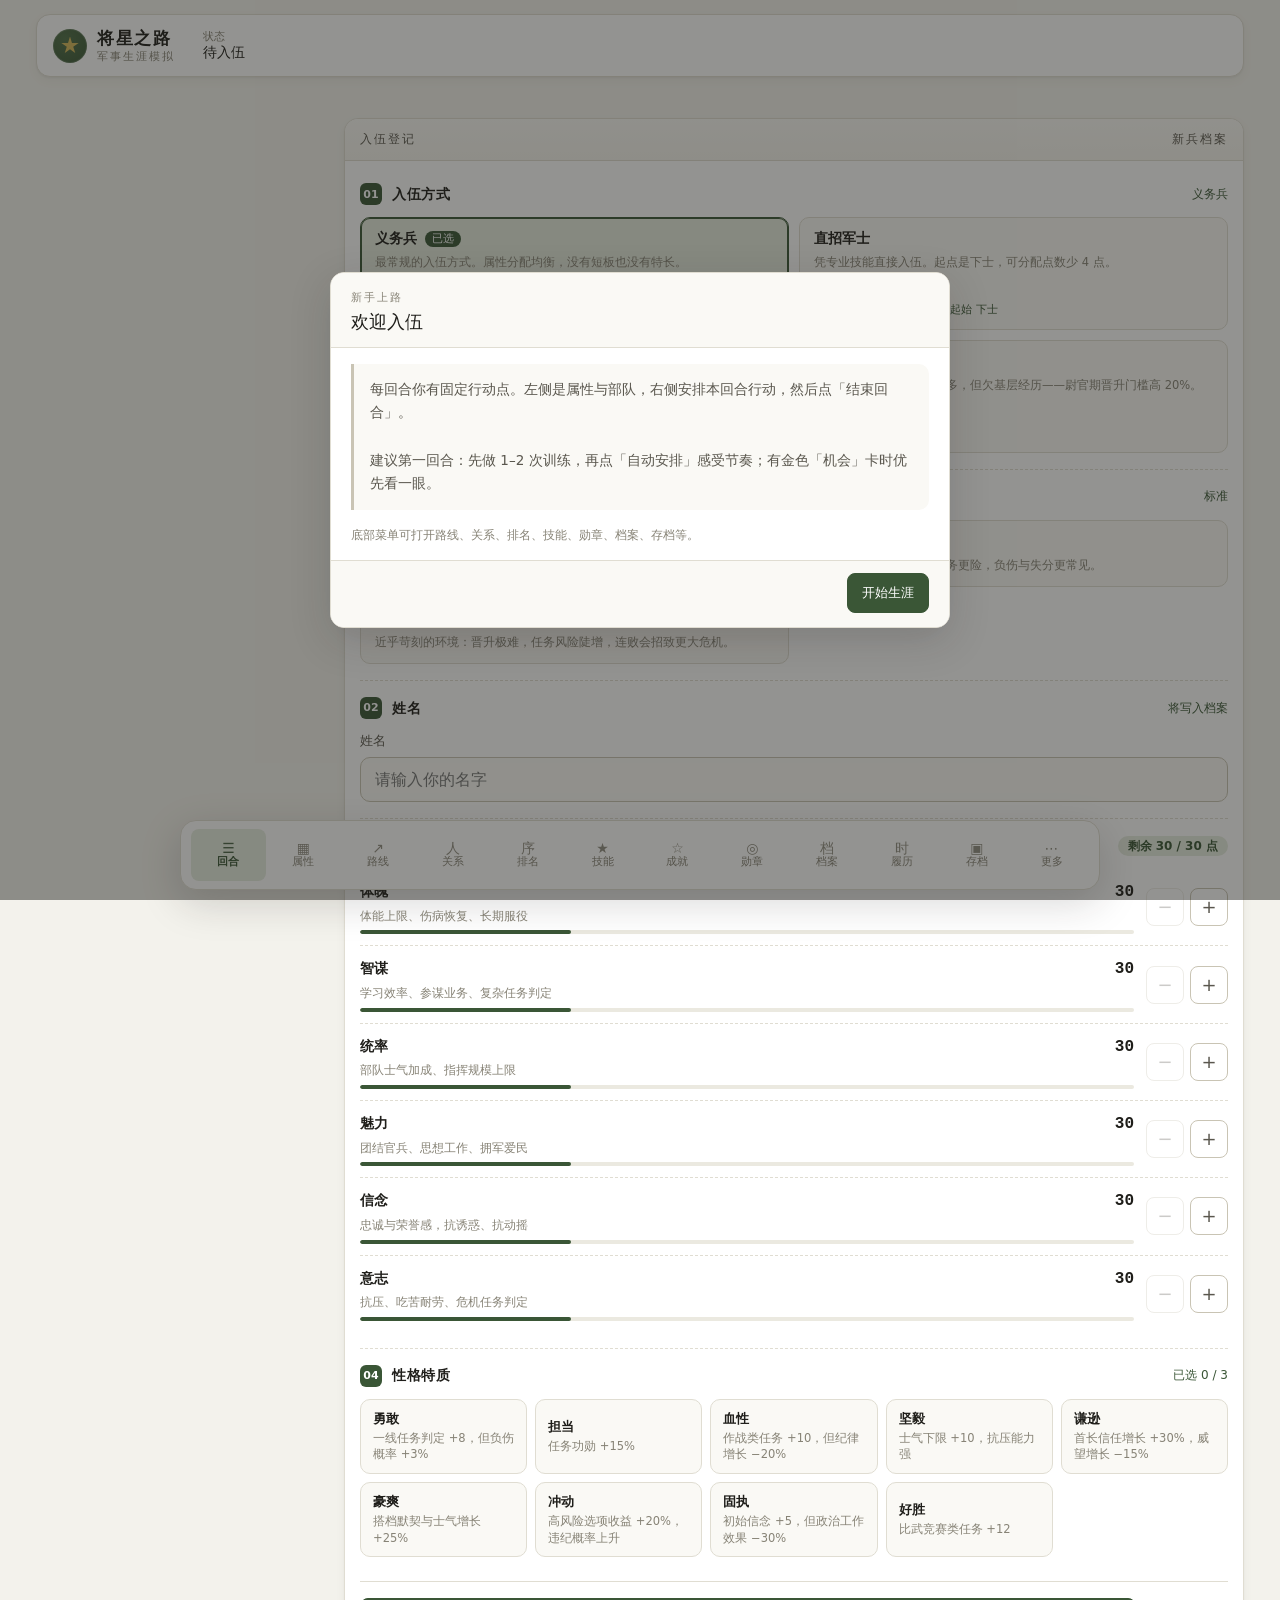
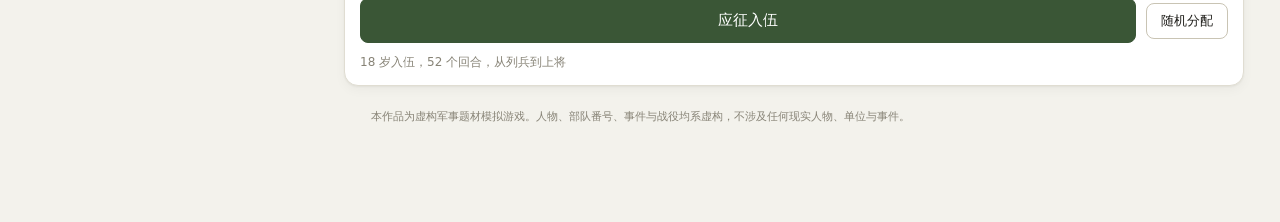
<file: index.html>
<!DOCTYPE html>
<html lang="zh-CN">
<head>
<meta charset="UTF-8" />
<meta name="viewport" content="width=device-width, initial-scale=1, viewport-fit=cover" />
<meta name="theme-color" content="#3A5636" />
<meta name="format-detection" content="telephone=no" />
<meta name="apple-mobile-web-app-capable" content="yes" />
<meta name="apple-mobile-web-app-status-bar-style" content="default" />
<title>军旅模拟</title>
<link rel="stylesheet" href="css/style.css" />
</head>
<body data-view="turn">
<div id="app">
  <header class="topbar">
    <div class="topbar-id">
      <div class="brand">
        <span class="brand-mark" aria-hidden="true"></span>
        <div class="brand-text">
          <h1>将星之路</h1>
          <p>军事生涯模拟</p>
        </div>
      </div>
      <div class="insignia" id="insignia" aria-hidden="true"></div>
    </div>
    <div class="career" id="career"></div>
  </header>

  <div class="merit-wrap" id="meritWrap">
    <div class="merit-track"><div class="merit-fill" id="meritFill"></div></div>
    <div class="merit-label" id="meritLabel"></div>
  </div>

  <main class="layout">
    <aside class="sidebar" id="sidebar"></aside>
    <section class="main" id="main"></section>
  </main>

  <footer class="disclaimer">
    本作品为虚构军事题材模拟游戏。人物、部队番号、事件与战役均系虚构，不涉及任何现实人物、单位与事件。
  </footer>
</div>

<!-- 底部：两行按钮菜单，全部在一屏内，无需左右滑 -->
<nav class="bottom-nav" id="bottomNav" aria-label="功能菜单">
  <button type="button" class="nav-item on" data-nav="turn" id="navTurn"><span class="nav-ico">☰</span><span>回合</span></button>
  <button type="button" class="nav-item" data-nav="stats" id="navStats"><span class="nav-ico">▦</span><span>属性</span></button>
  <button type="button" class="nav-item" data-nav="route" id="btnRoute"><span class="nav-ico">↗</span><span>路线</span></button>
  <button type="button" class="nav-item" data-nav="network" id="btnNetwork"><span class="nav-ico">人</span><span>关系</span></button>
  <button type="button" class="nav-item" data-nav="rank" id="btnRank"><span class="nav-ico">序</span><span>排名</span></button>
  <button type="button" class="nav-item" data-nav="skills" id="btnSkills"><span class="nav-ico">★</span><span>技能</span></button>
  <button type="button" class="nav-item" data-nav="achv" id="btnAchv"><span class="nav-ico">☆</span><span>成就</span></button>
  <button type="button" class="nav-item" data-nav="medals" id="btnMedals"><span class="nav-ico">◎</span><span>勋章</span></button>
  <button type="button" class="nav-item" data-nav="profile" id="btnProfile"><span class="nav-ico">档</span><span>档案</span></button>
  <button type="button" class="nav-item" data-nav="history" id="btnHistory"><span class="nav-ico">时</span><span>履历</span></button>
  <button type="button" class="nav-item" data-nav="save" id="btnSaveIO"><span class="nav-ico">▣</span><span>存档</span></button>
  <button type="button" class="nav-item" data-nav="more" id="navMore"><span class="nav-ico">⋯</span><span>更多</span></button>
</nav>

<div id="moreActions" hidden>
  <button type="button" id="btnHelp">帮助</button>
  <button type="button" id="btnTheme">主题</button>
  <button type="button" id="btnRestart">重新开始</button>
</div>

<div id="modalRoot"></div>

<script src="js/data.js"></script>
<script src="js/engine.js"></script>
<script src="js/ui.js"></script>
</body>
</html>
</file>
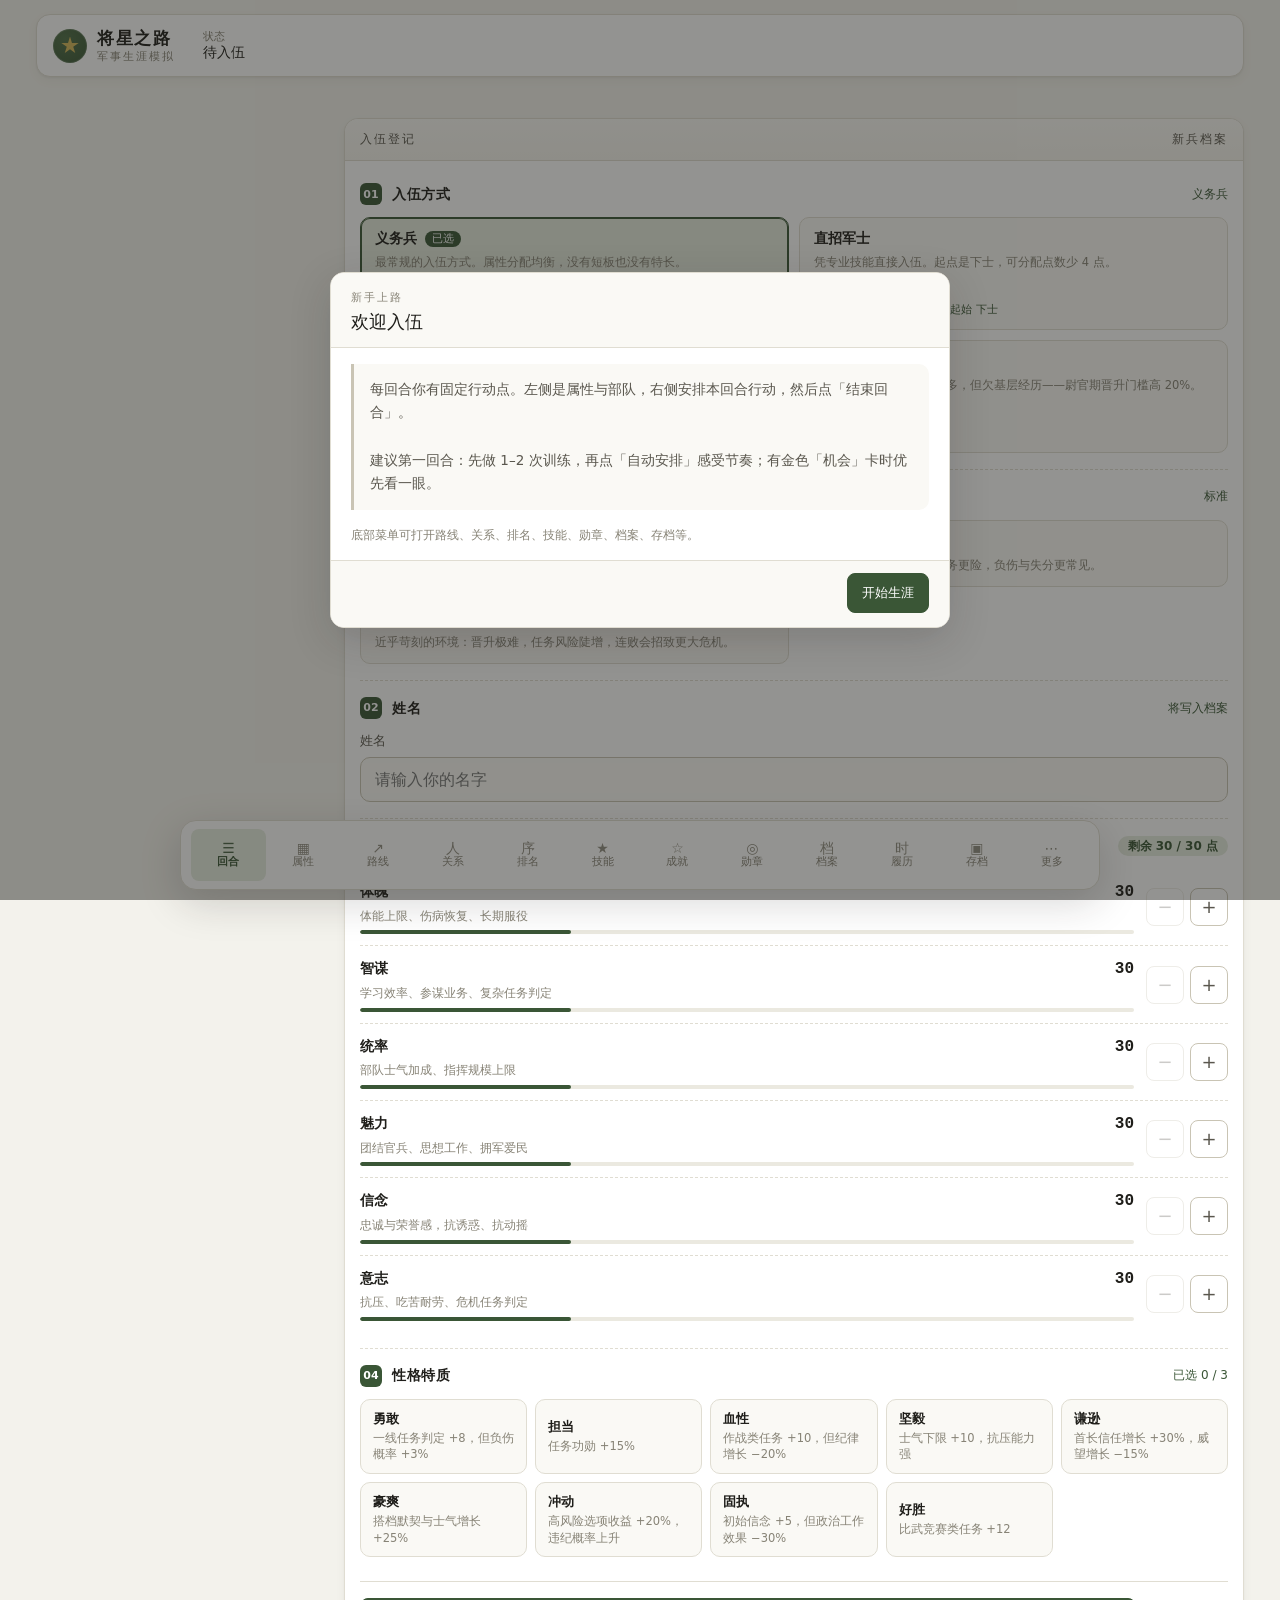
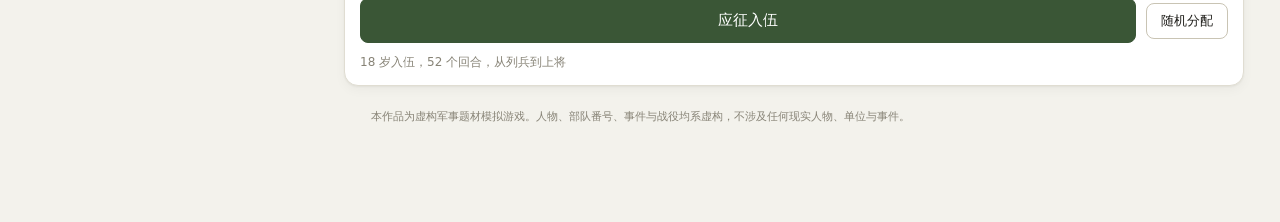
<file: 将星之路-单文件版.html>
<!DOCTYPE html>
<html lang="zh-CN">
<head>
<meta charset="UTF-8" />
<meta name="viewport" content="width=device-width, initial-scale=1, viewport-fit=cover" />
<meta name="theme-color" content="#3A5636" />
<meta name="format-detection" content="telephone=no" />
<meta name="apple-mobile-web-app-capable" content="yes" />
<meta name="apple-mobile-web-app-status-bar-style" content="default" />
<title>军旅模拟</title>
<style>
/* 《将星之路》样式表 —— 军令档案 · 响应式（手机 / 桌面 · iOS / Android） */

:root {
  --bg: #f3f2ec;
  --bg-alt: #ebe9e0;
  --surface: #ffffff;
  --surface-2: #faf9f5;
  --border: #e0ddd2;
  --border-strong: #c9c4b4;
  --text: #1f1e1a;
  --text-2: #5a574e;
  --text-3: #878376;
  --olive: #3a5636;
  --olive-2: #4f6f48;
  --olive-soft: #e6ecdf;
  --gold: #9a7a28;
  --gold-soft: #f4ecd6;
  --red: #a13a2e;
  --red-soft: #f7e7e4;
  --blue: #2f5d8c;
  --blue-soft: #e5edf6;
  --radius: 10px;
  --radius-lg: 14px;
  --shadow: 0 1px 2px rgba(31, 30, 26, 0.05), 0 4px 12px rgba(31, 30, 26, 0.04);
  --shadow-lg: 0 12px 40px rgba(31, 30, 26, 0.18);
  --tap: 44px;
  --safe-b: env(safe-area-inset-bottom, 0px);
  --safe-t: env(safe-area-inset-top, 0px);
  --safe-l: env(safe-area-inset-left, 0px);
  --safe-r: env(safe-area-inset-right, 0px);
  --font: "PingFang SC", "HarmonyOS Sans SC", "Noto Sans SC", "Source Han Sans SC",
    "Microsoft YaHei", "Hiragino Sans GB", system-ui, -apple-system, sans-serif;
  --mono: ui-monospace, "SF Mono", "Cascadia Code", Consolas, monospace;
  --merit-from: #3a5636;
  --merit-via: #6d7f3a;
  --merit-to: #9a7a28;
  --brand-star: #d4b85a;
}

html.theme-dark {
  --bg: #141613;
  --bg-alt: #1c1f1a;
  --surface: #1a1d18;
  --surface-2: #20241e;
  --border: #2e332b;
  --border-strong: #454b40;
  --text: #e8e6dc;
  --text-2: #b0ada2;
  --text-3: #7a776c;
  --olive: #7faf78;
  --olive-2: #96c08e;
  --olive-soft: #243022;
  --gold: #d4b85a;
  --gold-soft: #2e2818;
  --red: #d07a6e;
  --red-soft: #32201e;
  --blue: #7aa3c8;
  --blue-soft: #1a2530;
  --shadow: 0 1px 2px rgba(0, 0, 0, 0.35);
  --shadow-lg: 0 12px 40px rgba(0, 0, 0, 0.5);
  --merit-from: #6d9a66;
  --merit-via: #8a9a4a;
  --merit-to: #d4b85a;
  --brand-star: #e8d48a;
}

html.theme-dark body {
  color-scheme: dark;
}

html.theme-dark .brand-mark {
  background: radial-gradient(circle at 35% 30%, var(--olive-2), var(--olive));
}

html.theme-dark .action.opp {
  border-color: #5a4a20;
  background: linear-gradient(180deg, #2a2414, #221e12);
}

html.theme-dark .ending-hero {
  background: linear-gradient(180deg, var(--surface-2), var(--gold-soft));
}

html.theme-dark .medal-cell.on {
  background: linear-gradient(180deg, #262418, var(--surface-2));
}

html.theme-dark .merit-fill {
  background: linear-gradient(90deg, var(--merit-from), var(--merit-via), var(--merit-to));
}

html.theme-dark .brand-mark::after {
  background: var(--brand-star);
}

* { box-sizing: border-box; margin: 0; padding: 0; }

html {
  -webkit-text-size-adjust: 100%;
  text-size-adjust: 100%;
  overflow-x: hidden;
}

html, body {
  min-height: 100%;
  background: var(--bg);
  color: var(--text);
  font-family: var(--font);
  font-size: 15px;
  line-height: 1.6;
  -webkit-font-smoothing: antialiased;
  -webkit-tap-highlight-color: transparent;
  overflow-x: hidden;
  max-width: 100%;
}

body.modal-open { overflow: hidden; touch-action: none; }

button {
  font-family: inherit;
  cursor: pointer;
  touch-action: manipulation;
  user-select: none;
  -webkit-user-select: none;
}

input {
  font-family: inherit;
  touch-action: manipulation;
}

h1, h2, h3, h4 { font-weight: 500; line-height: 1.35; }

a { color: var(--olive); }

:focus { outline: none; }
:focus-visible {
  outline: 2px solid var(--olive-2);
  outline-offset: 2px;
}

#app {
  max-width: 1240px;
  margin: 0 auto;
  padding:
    calc(14px + var(--safe-t))
    calc(16px + var(--safe-r))
    calc(96px + var(--safe-b))
    calc(16px + var(--safe-l));
}

/* ---------- 顶栏 ---------- */
.topbar {
  display: flex;
  align-items: center;
  gap: 16px;
  padding: 12px 16px;
  background: var(--surface);
  border: 1px solid var(--border);
  border-radius: var(--radius-lg);
  box-shadow: var(--shadow);
}

.topbar-id {
  display: flex;
  align-items: center;
  gap: 12px;
  flex-shrink: 0;
  min-width: 0;
}

.brand {
  display: flex;
  align-items: center;
  gap: 10px;
  flex-shrink: 0;
  min-width: 0;
}

.brand-mark {
  width: 34px;
  height: 34px;
  border-radius: 50%;
  background: radial-gradient(circle at 35% 30%, var(--olive-2), var(--olive));
  position: relative;
  flex-shrink: 0;
  box-shadow: inset 0 0 0 1px rgba(255, 255, 255, 0.12);
}

.brand-mark::after {
  content: "";
  position: absolute;
  inset: 8px;
  background: #d4b85a;
  clip-path: polygon(50% 0%, 61% 35%, 98% 35%, 68% 57%, 79% 91%, 50% 70%, 21% 91%, 32% 57%, 2% 35%, 39% 35%);
}

.brand-text h1 {
  font-size: 17px;
  letter-spacing: 1.5px;
  font-weight: 600;
}

.brand-text p {
  font-size: 11px;
  color: var(--text-3);
  letter-spacing: 2px;
  line-height: 1.3;
}

.career {
  display: flex;
  align-items: center;
  gap: 14px;
  flex: 1;
  flex-wrap: wrap;
  min-width: 0;
}

.career-item {
  display: flex;
  flex-direction: column;
  line-height: 1.25;
  min-width: 0;
}

.career-item .k {
  font-size: 11px;
  color: var(--text-3);
}

.career-item .v {
  font-size: 14px;
  font-weight: 500;
  white-space: nowrap;
  overflow: hidden;
  text-overflow: ellipsis;
  max-width: 12em;
}

.career-item .v.rank { color: var(--olive); }
.career-item .v.good { color: var(--olive); }
.career-item .v.bad { color: var(--red); }

.insignia {
  flex-shrink: 0;
  line-height: 0;
}

.topbar-actions { display: none; }

/* ---------- 底部功能菜单 ---------- */
.bottom-nav {
  position: fixed;
  left: 0;
  right: 0;
  bottom: 0;
  z-index: 50;
  display: grid;
  grid-template-columns: repeat(6, minmax(0, 1fr));
  gap: 2px 0;
  padding: 4px 4px calc(4px + var(--safe-b));
  background: var(--surface);
  border-top: 1px solid var(--border);
  overflow: hidden;
  max-width: 100vw;
}

.nav-item {
  display: flex;
  flex-direction: column;
  align-items: center;
  justify-content: center;
  gap: 1px;
  padding: 5px 2px;
  min-height: 48px;
  border: none;
  border-radius: 8px;
  background: transparent;
  color: var(--text-3);
  font-size: 10px;
  line-height: 1.15;
  cursor: pointer;
  touch-action: manipulation;
  user-select: none;
  -webkit-user-select: none;
  min-width: 0;
  overflow: hidden;
}

.nav-item span:last-child {
  max-width: 100%;
  overflow: hidden;
  text-overflow: ellipsis;
  white-space: nowrap;
}

.nav-item .nav-ico {
  font-size: 14px;
  line-height: 1;
  opacity: 0.9;
}

.nav-item:active { background: var(--bg-alt); }
.nav-item.on {
  color: var(--olive);
  background: var(--olive-soft);
  font-weight: 600;
}

html.theme-dark .bottom-nav {
  background: var(--surface);
}

@media (min-width: 900px) {
  .bottom-nav {
    left: 50%;
    transform: translateX(-50%);
    width: min(920px, calc(100% - 24px));
    bottom: 10px;
    border: 1px solid var(--border);
    border-radius: 16px;
    box-shadow: var(--shadow-lg);
    padding: 8px 10px;
    grid-template-columns: repeat(12, minmax(0, 1fr));
  }
  .nav-item { min-height: 52px; font-size: 11px; }
}

.btn {
  border: 1px solid var(--border-strong);
  background: var(--surface);
  color: var(--text);
  border-radius: 8px;
  padding: 8px 14px;
  font-size: 13px;
  min-height: 36px;
  transition: background 0.14s, border-color 0.14s, transform 0.1s, opacity 0.14s;
}

.btn:hover { background: var(--bg-alt); }
.btn:active { transform: scale(0.98); }
.btn.ghost {
  border-color: var(--border);
  color: var(--text-2);
  background: var(--surface-2);
}
.btn.primary {
  background: var(--olive);
  border-color: var(--olive);
  color: #fff;
  font-weight: 500;
}
.btn.primary:hover { background: var(--olive-2); border-color: var(--olive-2); }
.btn.danger {
  background: var(--red);
  border-color: var(--red);
  color: #fff;
}
.btn.danger:hover { opacity: 0.9; }
.btn:disabled {
  opacity: 0.4;
  cursor: not-allowed;
  transform: none;
}
.btn.block { width: 100%; }
.btn.lg {
  padding: 12px 22px;
  font-size: 15px;
  min-height: var(--tap);
}

/* ---------- 功勋条 ---------- */
.merit-wrap { margin-top: 12px; }

.merit-track {
  height: 8px;
  background: var(--bg-alt);
  border-radius: 99px;
  overflow: hidden;
  border: 1px solid var(--border);
}

.merit-fill {
  height: 100%;
  width: 0%;
  background: linear-gradient(90deg, var(--olive), #6d7f3a, var(--gold));
  transition: width 0.45s cubic-bezier(0.22, 1, 0.36, 1);
}

.merit-label {
  display: flex;
  justify-content: space-between;
  gap: 10px;
  font-size: 11.5px;
  color: var(--text-3);
  margin-top: 5px;
  line-height: 1.4;
}

.merit-label span:first-child {
  flex-shrink: 0;
  font-variant-numeric: tabular-nums;
  color: var(--text-2);
}

.merit-label span:last-child {
  text-align: right;
  min-width: 0;
}

/* ---------- 布局 ---------- */
.layout {
  display: grid;
  grid-template-columns: 292px minmax(0, 1fr);
  gap: 16px;
  margin-top: 16px;
  align-items: start;
}

.sidebar {
  display: flex;
  flex-direction: column;
  gap: 14px;
  min-width: 0;
}

.card {
  background: var(--surface);
  border: 1px solid var(--border);
  border-radius: var(--radius-lg);
  box-shadow: var(--shadow);
  overflow: hidden;
}

.card-head {
  padding: 11px 15px;
  border-bottom: 1px solid var(--border);
  font-size: 12px;
  letter-spacing: 1px;
  color: var(--text-2);
  display: flex;
  justify-content: space-between;
  align-items: center;
  gap: 10px;
  background: linear-gradient(180deg, var(--surface-2), #f6f4ed);
}

.card-body { padding: 14px 15px; }

/* ---------- 属性 ---------- */
.stat-row { margin-bottom: 12px; }
.stat-row:last-child { margin-bottom: 0; }

.stat-top {
  display: flex;
  justify-content: space-between;
  font-size: 12.5px;
  margin-bottom: 4px;
}

.stat-top .name { color: var(--text-2); }
.stat-top .val {
  font-weight: 500;
  font-variant-numeric: tabular-nums;
  font-family: var(--mono);
  font-size: 12px;
}

.stat-track {
  height: 6px;
  background: var(--bg-alt);
  border-radius: 99px;
  overflow: hidden;
}

.stat-fill {
  height: 100%;
  border-radius: 99px;
  transition: width 0.35s ease;
}

.stat-fill.attr { background: var(--olive); }
.stat-fill.derived { background: var(--blue); }
.stat-fill.disc { background: var(--gold); }
.stat-fill.morale { background: #c98a2e; }
.stat-fill.health { background: #4b8a5c; }
.stat-fill.prestige { background: #8a6bb0; }
.stat-fill.trust { background: #3f7f9a; }
.stat-fill.family { background: #b06b7a; }
.stat-fill.bond { background: #6b8fb0; }

.stat-hint {
  font-size: 11px;
  color: var(--text-3);
  margin-top: 3px;
}

.trait-list {
  display: flex;
  flex-wrap: wrap;
  gap: 6px;
}

.trait-chip {
  font-size: 12px;
  padding: 4px 10px;
  background: var(--gold-soft);
  color: #7a5f1c;
  border-radius: 99px;
  border: 1px solid #e6d9b4;
  cursor: help;
  line-height: 1.4;
}

/* ---------- 主区域 ---------- */
.main {
  display: flex;
  flex-direction: column;
  gap: 14px;
  min-width: 0;
}

.turn-head {
  display: flex;
  justify-content: space-between;
  align-items: center;
  gap: 12px 14px;
  flex-wrap: wrap;
}

.turn-title { font-size: 15px; font-weight: 500; }
.turn-title .stage {
  color: var(--olive);
  font-weight: 600;
}

.turn-sub {
  font-size: 12px;
  color: var(--text-3);
  margin-top: 2px;
}

.ap-box {
  display: flex;
  align-items: center;
  gap: 8px 10px;
  flex-wrap: wrap;
}

.ap-pips { display: flex; gap: 4px; }

.ap-pip {
  width: 12px;
  height: 12px;
  border-radius: 3px;
  background: var(--bg-alt);
  border: 1px solid var(--border-strong);
}

.ap-pip.on {
  background: var(--olive);
  border-color: var(--olive);
}

.ap-num {
  font-size: 13px;
  color: var(--text-2);
  font-variant-numeric: tabular-nums;
}

.action-groups {
  display: flex;
  flex-direction: column;
  gap: 16px;
}

.action-group-title {
  font-size: 11.5px;
  color: var(--text-3);
  letter-spacing: 1px;
  margin-bottom: 8px;
}

.action-grid {
  display: grid;
  grid-template-columns: repeat(auto-fill, minmax(168px, 1fr));
  gap: 9px;
}

.action {
  text-align: left;
  border: 1px solid var(--border);
  background: var(--surface-2);
  border-radius: var(--radius);
  padding: 11px 12px;
  min-height: 72px;
  transition: background 0.14s, border-color 0.14s, transform 0.12s;
  position: relative;
  color: inherit;
}

.action:hover:not(:disabled) {
  border-color: var(--olive-2);
  background: var(--olive-soft);
  transform: translateY(-1px);
}

.action:active:not(:disabled) { transform: translateY(0); }
.action:disabled { opacity: 0.38; cursor: not-allowed; }

.action .a-top {
  display: flex;
  justify-content: space-between;
  align-items: baseline;
  gap: 8px;
  margin-bottom: 3px;
}

.action .a-name {
  font-size: 13.5px;
  font-weight: 500;
}

.action .a-ap {
  font-size: 11px;
  color: var(--olive);
  flex-shrink: 0;
  font-variant-numeric: tabular-nums;
}

.action .a-desc {
  font-size: 11.5px;
  color: var(--text-3);
  line-height: 1.45;
}

.action .a-count {
  position: absolute;
  top: 6px;
  right: 8px;
  font-size: 10px;
  color: #fff;
  background: var(--olive);
  border-radius: 99px;
  padding: 0 6px;
  line-height: 15px;
}

.log-list {
  max-height: 280px;
  overflow-y: auto;
  overscroll-behavior: contain;
  -webkit-overflow-scrolling: touch;
}

.log-item {
  font-size: 12.5px;
  color: var(--text-2);
  padding: 7px 0;
  border-bottom: 1px dashed var(--border);
  display: flex;
  gap: 8px;
}

.log-item:last-child { border-bottom: none; }
.log-item .ly {
  color: var(--text-3);
  flex-shrink: 0;
  font-variant-numeric: tabular-nums;
}
.log-item.good { color: var(--olive); }
.log-item.bad { color: var(--red); }
.log-item.gold { color: var(--gold); }

.disclaimer {
  margin-top: 22px;
  text-align: center;
  font-size: 11px;
  color: var(--text-3);
  line-height: 1.6;
}

/* 桌面隐藏属性页里的日志副本 */
.log-side { display: none; }

/* ---------- 弹窗 ---------- */
.overlay {
  position: fixed;
  inset: 0;
  background: rgba(31, 30, 26, 0.48);
  display: flex;
  align-items: center;
  justify-content: center;
  padding: 20px;
  z-index: 100;
  animation: fade 0.18s ease;
  overscroll-behavior: contain;
}

@keyframes fade { from { opacity: 0; } to { opacity: 1; } }

.modal {
  background: var(--surface);
  border-radius: var(--radius-lg);
  width: 100%;
  max-width: 620px;
  max-height: min(88dvh, 900px);
  overflow: hidden;
  display: flex;
  flex-direction: column;
  box-shadow: var(--shadow-lg);
  animation: rise 0.22s cubic-bezier(0.22, 1, 0.36, 1);
  border: 1px solid var(--border);
}

@keyframes rise {
  from { transform: translateY(12px); opacity: 0; }
  to { transform: none; opacity: 1; }
}

.modal.wide { max-width: 860px; }

.modal-head {
  padding: 16px 20px 12px;
  border-bottom: 1px solid var(--border);
  flex-shrink: 0;
  background: var(--surface-2);
}

.modal-head .kicker {
  font-size: 11px;
  letter-spacing: 2px;
  color: var(--text-3);
  margin-bottom: 4px;
}

.modal-head h2 {
  font-size: 18px;
  word-break: break-word;
}

.modal-body {
  padding: 16px 20px;
  overflow-y: auto;
  overscroll-behavior: contain;
  -webkit-overflow-scrolling: touch;
  flex: 1;
  min-height: 0;
}

.modal-foot {
  padding: 12px 20px calc(14px + var(--safe-b));
  display: flex;
  gap: 10px;
  justify-content: flex-end;
  flex-wrap: wrap;
  border-top: 1px solid var(--border);
  flex-shrink: 0;
  background: var(--surface-2);
}

.modal-foot .btn { min-height: 40px; }

.opt {
  display: block;
  width: 100%;
  text-align: left;
  border: 1px solid var(--border);
  background: var(--surface-2);
  border-radius: var(--radius);
  padding: 13px 15px;
  margin-bottom: 10px;
  transition: background 0.14s, border-color 0.14s;
  color: inherit;
  min-height: var(--tap);
}

.opt:last-child { margin-bottom: 0; }
.opt:hover:not(:disabled) {
  border-color: var(--olive-2);
  background: var(--olive-soft);
}
.opt:disabled { opacity: 0.4; cursor: not-allowed; }
.opt .o-label {
  font-size: 14px;
  font-weight: 500;
  margin-bottom: 4px;
}
.opt .o-hint {
  font-size: 12px;
  color: var(--text-2);
  line-height: 1.5;
}
.opt .o-hint .up { color: var(--olive); }
.opt .o-hint .down { color: var(--red); }
.opt.risky { border-left: 3px solid var(--red); }

/* ---------- 结算 ---------- */
.grade-badge {
  display: inline-flex;
  align-items: center;
  justify-content: center;
  width: 58px;
  height: 58px;
  border-radius: 50%;
  font-size: 26px;
  font-weight: 600;
  flex-shrink: 0;
}

.grade-S { background: var(--gold-soft); color: var(--gold); border: 2px solid var(--gold); }
.grade-A { background: var(--olive-soft); color: var(--olive); border: 2px solid var(--olive-2); }
.grade-B { background: var(--blue-soft); color: var(--blue); border: 2px solid #7ea3c8; }
.grade-C { background: var(--bg-alt); color: var(--text-2); border: 2px solid var(--border-strong); }
.grade-D { background: var(--red-soft); color: var(--red); border: 2px solid #d09b93; }

.result-head {
  display: flex;
  align-items: center;
  gap: 16px;
  margin-bottom: 16px;
}

.result-head .r-text h3 { font-size: 16px; margin-bottom: 3px; }
.result-head .r-text p {
  font-size: 12.5px;
  color: var(--text-3);
}

.reward-list {
  display: flex;
  flex-wrap: wrap;
  gap: 8px;
  margin-top: 14px;
}

.reward {
  font-size: 12.5px;
  padding: 5px 11px;
  border-radius: 99px;
  background: var(--olive-soft);
  color: var(--olive);
  border: 1px solid #cfdcc6;
  line-height: 1.4;
}

.reward.bad {
  background: var(--red-soft);
  color: var(--red);
  border-color: #e8c9c3;
}
.reward.gold {
  background: var(--gold-soft);
  color: #7a5f1c;
  border-color: #e6d9b4;
}

.narrative {
  font-size: 13.5px;
  color: var(--text-2);
  line-height: 1.75;
  padding: 14px 16px;
  background: var(--surface-2);
  border-left: 3px solid var(--border-strong);
  border-radius: 0 var(--radius) var(--radius) 0;
  margin-bottom: 16px;
}

/* ---------- 技能树 ---------- */
.branch { margin-bottom: 20px; }
.branch:last-child { margin-bottom: 0; }

.branch-head {
  display: flex;
  justify-content: space-between;
  align-items: baseline;
  gap: 10px;
  margin-bottom: 9px;
  flex-wrap: wrap;
}

.branch-head h3 { font-size: 14px; }
.branch-head span {
  font-size: 11.5px;
  color: var(--text-3);
}

.skill-list {
  display: flex;
  flex-direction: column;
  gap: 6px;
}

.skill-row {
  display: flex;
  align-items: center;
  gap: 10px 12px;
  padding: 10px 12px;
  border: 1px solid var(--border);
  border-radius: var(--radius);
  background: var(--surface-2);
  flex-wrap: wrap;
}

.skill-row .s-name {
  flex: 1 1 140px;
  min-width: 0;
  font-size: 13px;
  line-height: 1.4;
}

.skill-lv {
  display: flex;
  gap: 3px;
  flex-shrink: 0;
}

.skill-lv i {
  width: 18px;
  height: 18px;
  border-radius: 4px;
  background: var(--bg-alt);
  border: 1px solid var(--border-strong);
  font-style: normal;
  font-size: 10px;
  line-height: 16px;
  text-align: center;
  color: var(--text-3);
}

.skill-lv i.on {
  background: var(--olive);
  border-color: var(--olive);
  color: #fff;
}

.skill-row .s-cost {
  font-size: 12px;
  color: var(--text-3);
  min-width: 72px;
  text-align: right;
  flex-shrink: 0;
}

.skill-row .s-btn { flex-shrink: 0; margin-left: auto; }

.skill-row .s-btn button {
  border: 1px solid var(--border-strong);
  background: var(--surface);
  border-radius: 7px;
  padding: 6px 14px;
  font-size: 12px;
  min-height: 36px;
}

.skill-row .s-btn button:hover:not(:disabled) {
  background: var(--olive-soft);
  border-color: var(--olive-2);
}
.skill-row .s-btn button:disabled {
  opacity: 0.35;
  cursor: not-allowed;
}

/* ---------- 履历 ---------- */
.timeline {
  position: relative;
  padding-left: 22px;
}

.timeline::before {
  content: "";
  position: absolute;
  left: 5px;
  top: 6px;
  bottom: 6px;
  width: 1px;
  background: var(--border-strong);
}

.tl-item {
  position: relative;
  padding-bottom: 14px;
}
.tl-item:last-child { padding-bottom: 0; }

.tl-item::before {
  content: "";
  position: absolute;
  left: -21px;
  top: 6px;
  width: 9px;
  height: 9px;
  border-radius: 50%;
  background: var(--surface);
  border: 2px solid var(--border-strong);
}

.tl-item.rank::before {
  border-color: var(--olive);
  background: var(--olive);
}
.tl-item.gold::before {
  border-color: var(--gold);
  background: var(--gold);
}
.tl-item.bad::before {
  border-color: var(--red);
  background: var(--red);
}

.tl-year {
  font-size: 11px;
  color: var(--text-3);
}
.tl-text { font-size: 13px; }

/* ---------- 角色创建：入伍登记 ---------- */
.setup-card .card-head { letter-spacing: 2px; }

.setup-body { padding-top: 6px; }

.setup-section {
  padding: 16px 0;
  border-bottom: 1px dashed var(--border);
}
.setup-section:last-of-type { border-bottom: none; }

.setup-sec-head {
  display: flex;
  align-items: center;
  gap: 10px;
  margin-bottom: 12px;
  flex-wrap: wrap;
}

.setup-sec-head h3 {
  font-size: 14px;
  font-weight: 600;
  letter-spacing: 0.5px;
}

.sec-num {
  display: inline-flex;
  align-items: center;
  justify-content: center;
  width: 22px;
  height: 22px;
  border-radius: 6px;
  background: var(--olive);
  color: #fff;
  font-size: 11px;
  font-weight: 600;
  font-variant-numeric: tabular-nums;
  flex-shrink: 0;
}

.sec-meta {
  margin-left: auto;
  font-size: 12px;
  color: var(--olive);
  font-weight: 500;
}

.pts-badge {
  margin-left: auto;
  font-size: 12px;
  padding: 3px 10px;
  border-radius: 99px;
  background: var(--olive-soft);
  color: var(--olive);
  font-weight: 600;
  font-variant-numeric: tabular-nums;
  white-space: nowrap;
}
.pts-badge.low {
  background: var(--gold-soft);
  color: #7a5f1c;
}
.pts-badge.done {
  background: var(--olive);
  color: #fff;
}

.setup-name label {
  display: block;
  font-size: 12.5px;
  color: var(--text-2);
  margin-bottom: 6px;
}
.setup-name input {
  width: 100%;
  padding: 12px 14px;
  font-size: 16px; /* 防 iOS 聚焦缩放 */
  border: 1px solid var(--border-strong);
  border-radius: var(--radius);
  background: var(--surface-2);
  color: var(--text);
}
.setup-name input:focus {
  outline: none;
  border-color: var(--olive-2);
  background: #fff;
  box-shadow: 0 0 0 3px rgba(79, 111, 72, 0.15);
}

.alloc-row {
  display: flex;
  align-items: center;
  gap: 12px;
  padding: 11px 0;
  border-bottom: 1px dashed var(--border);
}
.alloc-row:last-child { border-bottom: none; }
.alloc-row.has {
  background: linear-gradient(90deg, var(--olive-soft), transparent 70%);
  margin: 0 -8px;
  padding-left: 8px;
  padding-right: 8px;
  border-radius: 8px;
  border-bottom-color: transparent;
}

.alloc-main { flex: 1; min-width: 0; }

.alloc-top {
  display: flex;
  justify-content: space-between;
  align-items: baseline;
  gap: 8px;
  margin-bottom: 2px;
}

.alloc-row .an {
  font-size: 13.5px;
  font-weight: 600;
}

.av-wrap {
  display: inline-flex;
  align-items: baseline;
  gap: 6px;
  font-variant-numeric: tabular-nums;
}

.av-add {
  font-size: 11px;
  color: var(--olive);
  font-weight: 600;
}

.alloc-row .av {
  font-size: 16px;
  font-weight: 600;
  font-family: var(--mono);
  min-width: 1.6em;
  text-align: right;
}

.alloc-row .ad {
  font-size: 11.5px;
  color: var(--text-3);
  line-height: 1.45;
  margin-bottom: 6px;
}
.alloc-row .ad .up { color: var(--olive); }
.alloc-row .ad .down { color: var(--red); }

.alloc-bar {
  height: 4px;
  background: var(--bg-alt);
  border-radius: 99px;
  overflow: hidden;
}
.alloc-bar i {
  display: block;
  height: 100%;
  background: var(--olive);
  border-radius: 99px;
  transition: width 0.25s ease;
}

.alloc-ctrl {
  display: flex;
  align-items: center;
  gap: 6px;
  flex-shrink: 0;
}

.alloc-ctrl button {
  width: 38px;
  height: 38px;
  border-radius: 8px;
  border: 1px solid var(--border-strong);
  background: var(--surface);
  font-size: 18px;
  line-height: 1;
  color: var(--text-2);
}

.alloc-ctrl button:hover:not(:disabled) {
  background: var(--olive-soft);
  border-color: var(--olive-2);
}
.alloc-ctrl button:active:not(:disabled) { transform: scale(0.96); }
.alloc-ctrl button:disabled {
  opacity: 0.3;
  cursor: not-allowed;
}

/* 入伍方式卡 */
.enlist-pick {
  display: grid;
  grid-template-columns: repeat(2, minmax(0, 1fr));
  gap: 10px;
}

.enlist-card {
  text-align: left;
  border: 1px solid var(--border);
  border-radius: var(--radius);
  background: var(--surface-2);
  padding: 12px 14px;
  transition: background 0.14s, border-color 0.14s, box-shadow 0.14s;
  color: inherit;
  min-height: var(--tap);
  display: flex;
  flex-direction: column;
  gap: 6px;
}

.enlist-card:hover {
  border-color: var(--olive-2);
  background: #fff;
}
.enlist-card.on {
  border-color: var(--olive);
  background: var(--olive-soft);
  box-shadow: inset 0 0 0 1px var(--olive);
}

.ec-top {
  display: flex;
  justify-content: space-between;
  align-items: center;
  gap: 8px;
}
.ec-name {
  font-size: 13.5px;
  font-weight: 600;
}
.ec-check {
  font-size: 10.5px;
  padding: 1px 7px;
  border-radius: 99px;
  background: var(--olive);
  color: #fff;
  flex-shrink: 0;
}
.ec-desc {
  font-size: 11.5px;
  color: var(--text-3);
  line-height: 1.5;
  flex: 1;
}
.ec-chips {
  display: flex;
  flex-wrap: wrap;
  gap: 4px;
}
.ec-meta {
  font-size: 11px;
  color: var(--olive);
  line-height: 1.4;
}

.mod-chip {
  font-size: 10.5px;
  padding: 1px 7px;
  border-radius: 99px;
  background: var(--bg-alt);
  color: var(--text-2);
  border: 1px solid var(--border);
}
.mod-chip.up {
  background: var(--olive-soft);
  color: var(--olive);
  border-color: #cfdcc6;
}
.mod-chip.down {
  background: var(--red-soft);
  color: var(--red);
  border-color: #e8c9c3;
}

/* 特质选择 */
.trait-pick {
  display: grid;
  grid-template-columns: repeat(auto-fill, minmax(160px, 1fr));
  gap: 8px;
}

.trait-opt {
  border: 1px solid var(--border);
  background: var(--surface-2);
  border-radius: var(--radius);
  padding: 10px 12px;
  text-align: left;
  transition: background 0.14s, border-color 0.14s;
  color: inherit;
  min-height: var(--tap);
}

.trait-opt:hover { border-color: var(--olive-2); }
.trait-opt.on {
  border-color: var(--olive);
  background: var(--olive-soft);
  box-shadow: inset 0 0 0 1px var(--olive);
}
.trait-opt .t-name {
  font-size: 13px;
  font-weight: 600;
  margin-bottom: 2px;
}
.trait-opt.on .t-name { color: var(--olive); }
.trait-opt .t-desc {
  font-size: 11.5px;
  color: var(--text-3);
  line-height: 1.45;
}

.setup-actions {
  margin-top: 8px;
  padding-top: 16px;
  border-top: 1px solid var(--border);
}

.setup-actions-row {
  display: flex;
  gap: 10px;
  flex-wrap: wrap;
  align-items: center;
}
.setup-actions-row .btn.primary { flex: 1 1 160px; }

.setup-note {
  margin-top: 10px;
  font-size: 12px;
  color: var(--text-3);
  line-height: 1.5;
}

/* ========== 任务推演 ========== */
.task-steps {
  display: flex;
  gap: 6px;
  margin-top: 12px;
  flex-wrap: wrap;
}

.task-step {
  display: flex;
  align-items: center;
  gap: 6px;
  font-size: 11.5px;
  color: var(--text-3);
  padding: 4px 8px 4px 4px;
  border-radius: 99px;
  background: var(--bg-alt);
  border: 1px solid transparent;
}

.task-step i {
  display: inline-flex;
  align-items: center;
  justify-content: center;
  width: 18px;
  height: 18px;
  border-radius: 50%;
  background: var(--border-strong);
  color: #fff;
  font-style: normal;
  font-size: 10px;
  font-weight: 600;
  flex-shrink: 0;
}

.task-step.on {
  background: var(--olive-soft);
  color: var(--olive);
  border-color: #cfdcc6;
  font-weight: 600;
}
.task-step.on i { background: var(--olive); }

.task-step.done {
  color: var(--text-2);
  background: var(--surface-2);
  border-color: var(--border);
}
.task-step.done i {
  background: var(--gold);
  color: #fff;
}

.deploy-bar {
  display: flex;
  align-items: center;
  justify-content: space-between;
  gap: 12px;
  padding: 12px 14px;
  margin-bottom: 14px;
  background: var(--olive-soft);
  border-radius: var(--radius);
  color: var(--olive);
  flex-wrap: wrap;
}

.deploy-info {
  display: flex;
  align-items: baseline;
  gap: 6px;
  font-size: 13px;
}

.deploy-label { font-weight: 500; }
.deploy-left {
  font-size: 24px;
  font-weight: 700;
  font-variant-numeric: tabular-nums;
  line-height: 1;
}
.deploy-total {
  color: var(--text-3);
  font-size: 12px;
  font-variant-numeric: tabular-nums;
}

.deploy-pips {
  display: flex;
  gap: 4px;
  flex-wrap: wrap;
}

.deploy-pip {
  width: 10px;
  height: 10px;
  border-radius: 3px;
  background: rgba(58, 86, 54, 0.18);
  border: 1px solid rgba(58, 86, 54, 0.25);
}
.deploy-pip.on {
  background: var(--olive);
  border-color: var(--olive);
}

.fronts {
  display: flex;
  flex-direction: column;
  gap: 10px;
}

.front {
  border: 1px solid var(--border);
  border-radius: var(--radius);
  padding: 12px 14px;
  background: var(--surface-2);
  transition: border-color 0.15s, background 0.15s;
}
.front.met {
  border-color: #cfdcc6;
  background: linear-gradient(180deg, #f3f7ef, var(--surface-2));
}

.front-top {
  display: flex;
  justify-content: space-between;
  align-items: center;
  gap: 12px;
  flex-wrap: wrap;
}

.front-info { flex: 1; min-width: 0; }

.front-name {
  font-size: 13.5px;
  font-weight: 600;
  display: flex;
  align-items: center;
  gap: 8px;
  flex-wrap: wrap;
}

.front-status {
  font-size: 10.5px;
  font-weight: 500;
  padding: 1px 7px;
  border-radius: 99px;
}
.front-status.ok {
  background: var(--olive);
  color: #fff;
}
.front-status.need {
  background: var(--gold-soft);
  color: #7a5f1c;
  border: 1px solid #e6d9b4;
}

.front-hint {
  font-size: 11.5px;
  color: var(--text-3);
  margin-top: 2px;
  line-height: 1.45;
}

.front-track {
  height: 8px;
  background: var(--bg-alt);
  border-radius: 99px;
  overflow: hidden;
  margin-top: 10px;
  border: 1px solid var(--border);
}

.front-fill {
  height: 100%;
  background: #b9a05c;
  border-radius: 99px;
  transition: width 0.25s ease;
}
.front-fill.full { background: var(--olive); }

.front-meta {
  margin-top: 6px;
  font-size: 11px;
  color: var(--text-3);
  font-variant-numeric: tabular-nums;
}

.preview {
  display: grid;
  grid-template-columns: repeat(3, 1fr);
  gap: 10px;
  margin-top: 16px;
}

.preview-item {
  background: var(--surface-2);
  border: 1px solid var(--border);
  border-radius: var(--radius);
  padding: 10px 12px;
  display: flex;
  flex-direction: column;
  gap: 3px;
  min-width: 0;
}
.preview-item .pk {
  font-size: 11px;
  color: var(--text-3);
}
.preview-item .pv {
  font-size: 17px;
  font-weight: 600;
  font-variant-numeric: tabular-nums;
}
.preview-item .pv.grade-S { color: var(--gold); }
.preview-item .pv.grade-A { color: var(--olive); }
.preview-item .pv.grade-B { color: var(--blue); }
.preview-item .pv.grade-C { color: var(--text-2); }
.preview-item .pv.grade-D { color: var(--red); }

.dec-progress {
  display: flex;
  justify-content: space-between;
  align-items: center;
  gap: 10px;
  flex-wrap: wrap;
  margin-bottom: 12px;
  font-size: 12.5px;
  color: var(--text-2);
  font-weight: 500;
}

.reserve-chip {
  font-size: 12px;
  padding: 3px 10px;
  border-radius: 99px;
  background: var(--olive-soft);
  color: var(--olive);
  font-weight: 600;
  font-variant-numeric: tabular-nums;
}
.reserve-chip.empty {
  background: var(--bg-alt);
  color: var(--text-3);
}

.opt .o-label {
  display: flex;
  align-items: center;
  justify-content: space-between;
  gap: 8px;
  flex-wrap: wrap;
  font-size: 14px;
  font-weight: 500;
  margin-bottom: 4px;
}

/* ---------- 结局 ---------- */
.ending-hero {
  text-align: center;
  padding: 28px 20px 22px;
  background: linear-gradient(180deg, var(--surface-2), var(--gold-soft));
  border-bottom: 1px solid var(--border);
  flex-shrink: 0;
}

.ending-hero .e-kicker {
  font-size: 11px;
  letter-spacing: 3px;
  color: var(--text-3);
  margin-bottom: 10px;
}

.ending-hero h2 {
  font-size: 26px;
  margin-bottom: 8px;
  letter-spacing: 2px;
}

.ending-hero .e-rank {
  font-size: 13px;
  color: var(--text-2);
  line-height: 1.5;
}

.ending-hero .e-star {
  width: 52px;
  height: 52px;
  margin: 0 auto 14px;
  background: var(--gold);
  clip-path: polygon(50% 0%, 61% 35%, 98% 35%, 68% 57%, 79% 91%, 50% 70%, 21% 91%, 32% 57%, 2% 35%, 39% 35%);
}

.ending-hero.tier-warn .e-star { background: var(--red); }
.ending-hero.tier-plain .e-star { background: var(--border-strong); }

.summary-grid {
  display: grid;
  grid-template-columns: repeat(auto-fit, minmax(110px, 1fr));
  gap: 10px;
  margin-bottom: 18px;
}

.summary-cell {
  background: var(--surface-2);
  border: 1px solid var(--border);
  border-radius: var(--radius);
  padding: 11px 13px;
}

.summary-cell .sc-k {
  font-size: 11px;
  color: var(--text-3);
  margin-bottom: 3px;
}
.summary-cell .sc-v {
  font-size: 16px;
  font-weight: 600;
  font-variant-numeric: tabular-nums;
}

/* ---------- 空状态 ---------- */
.empty {
  text-align: center;
  padding: 36px 16px;
  color: var(--text-3);
  font-size: 13px;
}

/* ================= 肩章 / 机会卡 / 任务推演 ================= */

.action.opp {
  border-color: #d9c68a;
  background: linear-gradient(180deg, #fdf8ea, #faf3e0);
}
.action.opp:hover:not(:disabled) {
  border-color: var(--gold);
  background: #faf1d9;
}
.action.opp .a-name { color: #7a5f1c; }

.hint-line {
  font-size: 11.5px;
  color: var(--text-3);
  margin-top: 10px;
  line-height: 1.6;
}

.need-tag {
  font-size: 11px;
  padding: 1px 7px;
  border-radius: 99px;
  background: var(--olive-soft);
  color: var(--olive);
  white-space: nowrap;
}
.need-tag.no {
  background: var(--red-soft);
  color: var(--red);
}

.fronts-mini {
  display: flex;
  flex-direction: column;
  gap: 7px;
  margin-bottom: 16px;
}
.front-mini {
  display: flex;
  align-items: center;
  gap: 10px;
}
.front-mini .fm-name {
  font-size: 12px;
  color: var(--text-2);
  width: 84px;
  flex-shrink: 0;
}
.front-mini .front-track {
  flex: 1;
  margin-top: 0;
  min-width: 0;
}
.front-mini .fm-val {
  font-size: 12px;
  color: var(--text-3);
  width: 38px;
  text-align: right;
  flex-shrink: 0;
  font-variant-numeric: tabular-nums;
}

.dec-block {
  background: var(--surface-2);
  border: 1px solid var(--border);
  border-radius: var(--radius);
  padding: 12px 14px;
  margin-bottom: 16px;
}
.dec-title {
  font-size: 11.5px;
  color: var(--text-3);
  letter-spacing: 1px;
  margin-bottom: 8px;
}
.dec-item {
  padding: 6px 0;
  border-bottom: 1px dashed var(--border);
}
.dec-item:last-child { border-bottom: none; }
.dec-q { font-size: 12px; color: var(--text-3); }
.dec-a {
  font-size: 13px;
  color: var(--olive);
  margin-top: 2px;
}

.promo-art {
  display: flex;
  justify-content: center;
  margin-bottom: 18px;
}
.e-insignia {
  display: flex;
  justify-content: center;
  margin-top: 16px;
}

/* 同期排名 */
.rank-list {
  display: flex;
  flex-direction: column;
  gap: 5px;
}

.rank-row {
  display: grid;
  grid-template-columns: 34px minmax(0, 1fr) 72px 82px 74px;
  align-items: center;
  gap: 8px;
  padding: 9px 12px;
  border: 1px solid var(--border);
  border-radius: var(--radius);
  background: var(--surface-2);
  font-size: 13px;
}

.rank-row.me {
  border-color: var(--olive);
  background: var(--olive-soft);
}
.rank-row .rk-pos {
  font-weight: 600;
  color: var(--text-3);
  text-align: center;
  font-variant-numeric: tabular-nums;
}
.rank-row.me .rk-pos { color: var(--olive); }
.rank-row .rk-name {
  overflow: hidden;
  text-overflow: ellipsis;
  white-space: nowrap;
  font-weight: 500;
}
.rank-row .rk-tag {
  font-size: 11px;
  color: var(--text-3);
  overflow: hidden;
  text-overflow: ellipsis;
  white-space: nowrap;
}
.rank-row .rk-rank {
  font-size: 12px;
  color: var(--olive);
}
.rank-row .rk-merit {
  text-align: right;
  font-variant-numeric: tabular-nums;
  color: var(--text-2);
  font-family: var(--mono);
  font-size: 12px;
}
.rank-row .rk-merit .rk-trend {
  font-style: normal;
  font-size: 10px;
  margin-left: 2px;
}
.rk-trend.up { color: var(--olive); }
.rk-trend.down { color: var(--red); }

.heat-dot {
  display: inline-block;
  width: 6px;
  height: 6px;
  border-radius: 50%;
  background: var(--border-strong);
  margin-left: 6px;
  vertical-align: middle;
}
.heat-dot.hot {
  background: var(--red);
  box-shadow: 0 0 0 2px rgba(161, 58, 46, 0.2);
}

.rel-tag {
  display: inline-block;
  font-size: 10px;
  padding: 0 6px;
  border-radius: 99px;
  margin-left: 6px;
  vertical-align: middle;
  font-weight: 500;
}
.rel-tag.ally {
  background: var(--olive-soft);
  color: var(--olive);
  border: 1px solid #cfdcc6;
}
.rel-tag.foe {
  background: var(--red-soft);
  color: var(--red);
  border: 1px solid #e8c9c3;
}

/* 动效 */
@keyframes pop {
  0% { transform: scale(0.4); opacity: 0; }
  60% { transform: scale(1.12); opacity: 1; }
  100% { transform: scale(1); opacity: 1; }
}
.pop {
  animation: pop 0.42s cubic-bezier(0.34, 1.56, 0.64, 1);
}

@keyframes glow {
  0%, 100% { box-shadow: 0 0 0 0 rgba(154, 122, 40, 0.45); }
  50% { box-shadow: 0 0 0 10px rgba(154, 122, 40, 0); }
}
.ending-hero .e-star { animation: glow 1.8s ease-in-out infinite; }

@media (prefers-reduced-motion: reduce) {
  .pop,
  .ending-hero .e-star,
  .modal,
  .overlay,
  .merit-fill,
  .stat-fill,
  .front-fill {
    animation: none !important;
    transition: none !important;
  }
}

/* ================= 成长路线 ================= */
.route-list {
  display: flex;
  flex-direction: column;
  gap: 12px;
}

.route-card {
  display: block;
  width: 100%;
  text-align: left;
  border: 1px solid var(--border);
  border-left: 4px solid var(--olive);
  border-radius: var(--radius);
  background: var(--surface-2);
  padding: 14px 16px;
  transition: background 0.15s, box-shadow 0.15s, transform 0.15s;
  color: inherit;
}

.route-card:hover {
  background: #fff;
  transform: translateX(3px);
  box-shadow: var(--shadow);
}

.rc-head {
  display: flex;
  justify-content: space-between;
  align-items: baseline;
  gap: 12px;
  flex-wrap: wrap;
}
.rc-name {
  font-size: 15px;
  font-weight: 600;
}
.rc-tag {
  font-size: 11.5px;
  color: var(--text-3);
}
.rc-desc {
  font-size: 12.5px;
  color: var(--text-2);
  margin: 5px 0 9px;
}
.rc-line {
  font-size: 12px;
  color: var(--text-2);
  line-height: 1.7;
}
.rc-line b {
  color: var(--text);
  font-weight: 500;
  margin-right: 8px;
}
.rc-motto {
  font-size: 12px;
  color: var(--gold);
  margin-top: 8px;
}

.route-meta {
  display: flex;
  flex-direction: column;
  gap: 7px;
  margin-top: 14px;
}
.rm-row {
  display: flex;
  gap: 12px;
  font-size: 12.5px;
}
.rm-row b {
  color: var(--text-2);
  font-weight: 500;
  width: 68px;
  flex-shrink: 0;
}
.rm-row span { color: var(--text); }

.route-gates {
  display: flex;
  flex-direction: column;
  gap: 6px;
}
.route-gate {
  display: flex;
  align-items: center;
  gap: 10px 14px;
  padding: 8px 13px;
  border: 1px solid var(--border);
  border-radius: var(--radius);
  background: var(--surface-2);
  font-size: 12.5px;
  flex-wrap: wrap;
}
.route-gate .rg-rank {
  width: 44px;
  color: var(--olive);
  font-weight: 600;
  flex-shrink: 0;
}
.route-gate .rg-need { color: var(--text-2); }

.route-switch-list {
  display: flex;
  flex-direction: column;
  gap: 8px;
}
.route-switch {
  display: flex;
  justify-content: space-between;
  align-items: center;
  gap: 12px;
  padding: 12px 14px;
  border: 1px solid var(--border);
  border-radius: var(--radius);
  background: var(--surface-2);
  text-align: left;
  transition: background 0.14s, border-color 0.14s;
  color: inherit;
  min-height: var(--tap);
  flex-wrap: wrap;
}
.route-switch:hover:not(:disabled) {
  border-color: var(--olive-2);
  background: var(--olive-soft);
}
.route-switch:disabled {
  opacity: 0.4;
  cursor: not-allowed;
}
.route-switch .rs-name {
  font-size: 13px;
  font-weight: 500;
}
.route-switch .rs-cost {
  font-size: 11.5px;
  color: var(--text-3);
}

.branch.route-branch {
  border-left: 3px solid var(--olive);
  padding-left: 12px;
}
.route-badge {
  font-size: 10.5px;
  padding: 1px 7px;
  border-radius: 99px;
  background: var(--olive-soft);
  color: var(--olive);
  font-weight: 400;
  margin-left: 6px;
  vertical-align: middle;
}

/* ================= 家训 / 成就 ================= */
.motto-pick {
  display: grid;
  grid-template-columns: repeat(auto-fit, minmax(180px, 1fr));
  gap: 9px;
}

.motto-opt {
  text-align: left;
  border: 1px solid #e6d9b4;
  border-radius: var(--radius);
  background: var(--gold-soft);
  padding: 11px 13px;
  transition: border-color 0.14s, box-shadow 0.14s;
  color: inherit;
  min-height: var(--tap);
}
.motto-opt:hover { border-color: var(--gold); }
.motto-opt.on {
  border-color: var(--gold);
  background: #f3e8cb;
  box-shadow: inset 0 0 0 1px var(--gold);
}
.mo-name {
  font-size: 13px;
  font-weight: 600;
  color: #7a5f1c;
  margin-bottom: 3px;
}
.mo-desc {
  font-size: 11.5px;
  color: var(--text-2);
  line-height: 1.5;
}

.mini-tag {
  font-size: 10.5px;
  padding: 1px 7px;
  border-radius: 99px;
  background: var(--gold-soft);
  color: #7a5f1c;
  font-weight: 400;
  margin-left: 5px;
  vertical-align: middle;
  white-space: nowrap;
}

.achv-list {
  display: flex;
  flex-direction: column;
  gap: 4px;
}

.achv-row {
  display: grid;
  grid-template-columns: 26px minmax(72px, auto) 1fr;
  align-items: baseline;
  gap: 6px 8px;
  padding: 8px 12px;
  border: 1px solid var(--border);
  border-radius: var(--radius);
  background: var(--surface-2);
  font-size: 12.5px;
  opacity: 0.55;
}

.achv-row.on {
  opacity: 1;
  border-color: #e6d9b4;
  background: var(--gold-soft);
}
.achv-row .ar-mark {
  color: var(--border-strong);
  font-size: 14px;
  text-align: center;
}
.achv-row.on .ar-mark { color: var(--gold); }
.achv-row .ar-name { font-weight: 500; }
.achv-row .ar-desc {
  color: var(--text-3);
  font-size: 11.5px;
  line-height: 1.45;
}

.s-unlock {
  font-size: 10px;
  padding: 1px 6px;
  border-radius: 99px;
  background: var(--bg-alt);
  color: var(--text-3);
  font-weight: 400;
  margin-left: 5px;
  vertical-align: middle;
  white-space: nowrap;
}
.s-unlock.on {
  background: var(--olive);
  color: #fff;
}
.s-unlock-note {
  font-size: 11px;
  color: var(--olive);
  margin-top: 7px;
  padding: 7px 10px;
  background: var(--olive-soft);
  border-radius: 6px;
  line-height: 1.6;
}

/* ================= 部队卡 / 生涯档案 / 存档 ================= */
.unit-name {
  font-size: 15px;
  font-weight: 600;
  letter-spacing: 1px;
  margin-bottom: 2px;
}
.unit-meta {
  font-size: 11.5px;
  color: var(--text-3);
  margin-bottom: 10px;
  line-height: 1.5;
}

.prof-block {
  margin-bottom: 16px;
  padding: 12px;
  border: 1px solid var(--border);
  border-radius: var(--radius);
  background: var(--surface-2);
}
.prof-title {
  display: flex;
  justify-content: space-between;
  font-size: 12px;
  color: var(--text-2);
  margin-bottom: 8px;
  letter-spacing: 1px;
}
.prof-title span {
  color: var(--olive);
  font-variant-numeric: tabular-nums;
}
.spark {
  display: block;
  background: linear-gradient(180deg, #fff, #f7f5ee);
  border-radius: 6px;
}

.save-box {
  width: 100%;
  min-height: 120px;
  padding: 10px 12px;
  font-size: 12px;
  font-family: var(--mono);
  line-height: 1.5;
  border: 1px solid var(--border-strong);
  border-radius: var(--radius);
  background: var(--surface-2);
  color: var(--text);
  resize: vertical;
  word-break: break-all;
}
.save-box:focus {
  outline: none;
  border-color: var(--olive-2);
  box-shadow: 0 0 0 3px rgba(79, 111, 72, 0.15);
}

.save-msg {
  margin-top: 10px;
  font-size: 12.5px;
  min-height: 1.4em;
}
.save-msg.ok { color: var(--olive); }
.save-msg.bad { color: var(--red); }

.more-grid {
  display: flex;
  flex-direction: column;
  gap: 8px;
}

.more-grid .opt { margin-bottom: 0; }

@media (min-width: 640px) {
  .more-grid {
    display: grid;
    grid-template-columns: 1fr 1fr;
  }
}

.slot-list {
  display: flex;
  flex-direction: column;
  gap: 8px;
}

.slot-row {
  display: grid;
  grid-template-columns: 72px 1fr;
  gap: 6px 12px;
  padding: 10px 12px;
  border: 1px solid var(--border);
  border-radius: var(--radius);
  background: var(--surface-2);
  align-items: center;
}

.slot-row.active {
  border-color: var(--olive);
  background: var(--olive-soft);
}

.slot-row.empty { opacity: 0.85; }

.slot-id {
  font-size: 12px;
  font-weight: 600;
  color: var(--olive);
}

.slot-info {
  font-size: 12px;
  color: var(--text-2);
  line-height: 1.45;
  min-width: 0;
}

.slot-btns {
  grid-column: 1 / -1;
  display: flex;
  flex-wrap: wrap;
  gap: 6px;
}

.slot-btns .btn {
  min-height: 36px;
  padding: 6px 12px;
  font-size: 12px;
}

@media (min-width: 640px) {
  .slot-row {
    grid-template-columns: 72px 1fr auto;
  }
  .slot-btns {
    grid-column: auto;
    justify-content: flex-end;
  }
}

/* ================= 勋章墙 ================= */
.medal-wall { padding-top: 4px; }

.medal-section { margin-bottom: 22px; }
.medal-section:last-child { margin-bottom: 0; }

.medal-sec-head {
  display: flex;
  justify-content: space-between;
  align-items: baseline;
  gap: 10px;
  margin-bottom: 10px;
  padding-bottom: 6px;
  border-bottom: 1px solid var(--border);
}
.medal-sec-head h3 {
  font-size: 13px;
  font-weight: 600;
  letter-spacing: 2px;
  color: var(--olive);
}
.medal-sec-head span {
  font-size: 12px;
  color: var(--text-3);
  font-variant-numeric: tabular-nums;
}

.medal-grid {
  display: grid;
  grid-template-columns: repeat(auto-fill, minmax(132px, 1fr));
  gap: 10px;
}

.medal-cell {
  border: 1px solid var(--border);
  border-radius: var(--radius);
  background: var(--surface-2);
  padding: 12px 10px 10px;
  text-align: center;
  min-height: 150px;
  display: flex;
  flex-direction: column;
  align-items: center;
  gap: 4px;
}

.medal-cell.on {
  background: linear-gradient(180deg, #fbf8ef, var(--surface-2));
  box-shadow: inset 0 0 0 1px rgba(201, 162, 39, 0.15);
}
.medal-cell.on.tier-gold { border-color: #e0c86a; }
.medal-cell.on.tier-silver { border-color: #c5cdd6; }
.medal-cell.on.tier-bronze { border-color: #d4b08a; }

.medal-cell.off { opacity: 0.72; }
.medal-cell.off .medal-name { color: var(--text-3); }

.medal-art {
  height: 64px;
  display: flex;
  align-items: center;
  justify-content: center;
  margin-bottom: 2px;
}
.medal-cell.on .medal-art svg {
  filter: drop-shadow(0 2px 4px rgba(31, 30, 26, 0.18));
}

.medal-lock {
  width: 44px;
  height: 44px;
  border-radius: 50%;
  border: 2px dashed var(--border-strong);
  display: flex;
  align-items: center;
  justify-content: center;
  color: var(--text-3);
  font-size: 16px;
  background: var(--bg-alt);
}

.medal-name {
  font-size: 12.5px;
  font-weight: 600;
  line-height: 1.3;
}

.medal-desc {
  font-size: 10.5px;
  color: var(--text-3);
  line-height: 1.4;
  flex: 1;
}

.medal-when {
  font-size: 10px;
  color: var(--gold);
  margin-top: 2px;
  font-variant-numeric: tabular-nums;
}

@media (max-width: 768px) {
  .medal-grid {
    grid-template-columns: repeat(2, minmax(0, 1fr));
    gap: 8px;
  }
  .medal-cell {
    min-height: 140px;
    padding: 10px 8px;
  }
  .medal-art svg { width: 48px; height: 54px; }
}

@media (max-width: 380px) {
  .medal-grid { grid-template-columns: 1fr 1fr; }
}

/* ================= NPC 关系网 ================= */
.npc-groups {
  display: flex;
  flex-direction: column;
  gap: 16px;
}
.npc-group {
  border: 1px solid var(--border);
  border-radius: var(--radius);
  overflow: hidden;
}
.npc-group-head {
  padding: 8px 12px;
  background: var(--surface-2);
  border-bottom: 1px solid var(--border);
  display: flex;
  justify-content: space-between;
  gap: 10px;
  font-size: 12px;
  flex-wrap: wrap;
}
.npc-group-head span:first-child {
  font-weight: 600;
  color: var(--olive);
}
.npc-group-head span:last-child { color: var(--text-3); }

.npc-row {
  display: flex;
  align-items: center;
  gap: 12px;
  padding: 10px 12px;
  border-bottom: 1px dashed var(--border);
  background: #fff;
}
.npc-row:last-child { border-bottom: none; }

.npc-avatar {
  width: 36px;
  height: 36px;
  border-radius: 50%;
  display: flex;
  align-items: center;
  justify-content: center;
  background: var(--olive-soft);
  color: var(--olive);
  font-size: 15px;
  font-weight: 600;
  flex-shrink: 0;
}

.npc-main {
  flex: 1;
  min-width: 0;
}
.npc-name {
  font-size: 13px;
  font-weight: 500;
}
.npc-name span {
  font-size: 10.5px;
  color: var(--text-3);
  font-weight: 400;
  margin-left: 6px;
}
.npc-rel {
  font-size: 11px;
  color: var(--text-3);
  margin-top: 2px;
}
.npc-track {
  height: 4px;
  border-radius: 99px;
  overflow: hidden;
  background: var(--bg-alt);
  margin-top: 4px;
}
.npc-track div {
  height: 100%;
  background: var(--olive);
  border-radius: 99px;
}

.npc-growth {
  width: 76px;
  text-align: right;
  flex-shrink: 0;
}
.npc-growth span {
  display: block;
  font-size: 10px;
  color: var(--text-3);
}
.npc-growth b {
  font-size: 13px;
  font-weight: 500;
  color: var(--text-2);
}
.npc-growth em {
  display: block;
  font-size: 10px;
  color: var(--gold);
  font-style: normal;
}

/* ================= 平板 ================= */
@media (max-width: 1024px) {
  .layout {
    grid-template-columns: 260px minmax(0, 1fr);
  }
  .topbar {
    flex-wrap: wrap;
  }
  .topbar-actions {
    width: 100%;
    justify-content: flex-start;
  }
}

/* ================= 手机：单屏切换，禁止横滑 ================= */
@media (max-width: 768px) {
  html, body { font-size: 15px; }

  #app {
    padding:
      calc(8px + var(--safe-t))
      calc(10px + var(--safe-r))
      calc(108px + var(--safe-b))
      calc(10px + var(--safe-l));
    max-width: 100vw;
    overflow-x: hidden;
  }

  .card { box-shadow: none; }
  .action:hover:not(:disabled) { transform: none; }
  .merit-fill { transition: none; }
  .stat-fill { transition: none; }
  .front-fill { transition: none; }

  /* 主区 / 属性区一次只显示一个，由底部菜单切换 */
  .layout {
    display: block;
    margin-top: 10px;
  }
  .layout > .sidebar,
  .layout > .main {
    width: 100%;
    max-width: 100%;
    min-width: 0;
  }
  body[data-view="turn"] .sidebar { display: none; }
  body[data-view="stats"] .main { display: none; }
  body[data-view="turn"] .main { display: flex; }
  body[data-view="stats"] .sidebar { display: flex; }

  /* 日志：回合页不显示，放在属性页，避免整页过长 */
  body[data-view="turn"] .main .log-card { display: none; }
  .sidebar .log-side { display: block; }

  .topbar {
    flex-direction: column;
    align-items: stretch;
    gap: 8px;
    padding: 10px;
    border-radius: 12px;
  }

  .topbar-id {
    justify-content: space-between;
    gap: 8px;
  }

  .brand-text h1 { font-size: 15px; }
  .brand-text p { display: none; }
  .brand-mark { width: 28px; height: 28px; }

  /* 军龄：单行压缩，绝不左右滑 */
  .career {
    display: flex;
    flex-wrap: nowrap;
    gap: 6px;
    overflow: hidden;
    min-width: 0;
    width: 100%;
  }
  .career-item {
    flex: 1 1 0;
    min-width: 0;
    padding: 5px 6px;
    background: var(--surface-2);
    border: 1px solid var(--border);
    border-radius: 8px;
  }
  .career-item .k { font-size: 10px; }
  .career-item .v {
    font-size: 12px;
    max-width: 100%;
    overflow: hidden;
    text-overflow: ellipsis;
    white-space: nowrap;
  }
  .career-item .v .mini-tag { display: none; }
  /* 次要信息手机隐藏，保证一屏装得下 */
  .career-item.opt-item { display: none; }

  .insignia svg {
    width: 56px !important;
    height: auto !important;
  }

  .merit-wrap { margin-top: 8px; }
  .merit-label {
    flex-direction: column;
    gap: 2px;
    font-size: 11px;
  }
  .merit-label span:last-child { text-align: left; }

  .card { border-radius: 12px; }
  .card-body { padding: 12px; }
  .card-head { padding: 10px 12px; }

  .turn-head {
    flex-direction: column;
    align-items: stretch;
  }
  .ap-box { justify-content: space-between; }
  .ap-box .btn {
    flex: 1 1 auto;
    min-height: var(--tap);
  }
  .ap-box .btn.primary { flex: 1.4 1 auto; }

  .action-grid {
    grid-template-columns: 1fr 1fr;
    gap: 8px;
  }
  .action {
    min-height: 78px;
    padding: 10px;
  }

  .log-list { max-height: 200px; }

  /* 弹窗：底部抽屉，宽度 100%，不横滑 */
  .overlay {
    align-items: flex-end;
    padding: 0;
    background: rgba(31, 30, 26, 0.55);
  }
  .modal,
  .modal.wide {
    max-width: 100vw;
    width: 100%;
    max-height: min(90dvh, 100%);
    border-radius: 16px 16px 0 0;
    border-bottom: none;
    overflow-x: hidden;
  }
  .modal-head { padding: 14px 14px 12px; }
  .modal-head::before {
    content: "";
    position: absolute;
    top: 6px;
    left: 50%;
    transform: translateX(-50%);
    width: 36px;
    height: 4px;
    border-radius: 99px;
    background: var(--border-strong);
    opacity: 0.7;
  }
  .modal-head { position: relative; }
  .modal-head h2 { font-size: 16px; }
  .modal-body { padding: 12px 14px; overflow-x: hidden; }
  .modal-foot {
    padding: 10px 12px calc(10px + var(--safe-b));
    justify-content: stretch;
  }
  .modal-foot .btn {
    flex: 1 1 auto;
    min-height: var(--tap);
    min-width: 0;
  }

  .narrative { padding: 12px 12px; margin-bottom: 12px; }

  .skill-row {
    display: grid;
    grid-template-columns: 1fr auto;
    grid-template-areas:
      "name name"
      "lv cost"
      "btn btn";
    gap: 8px;
  }
  .skill-row .s-name { grid-area: name; }
  .skill-row .skill-lv { grid-area: lv; }
  .skill-row .s-cost { grid-area: cost; text-align: right; align-self: center; }
  .skill-row .s-btn { grid-area: btn; margin-left: 0; }
  .skill-row .s-btn button { width: 100%; min-height: var(--tap); }

  .alloc-row { gap: 10px; }
  .alloc-ctrl button { width: 40px; height: 40px; }

  .enlist-pick { grid-template-columns: 1fr; }
  .trait-pick { grid-template-columns: 1fr 1fr; }
  .motto-pick { grid-template-columns: 1fr; }

  .setup-actions {
    position: sticky;
    bottom: 0;
    background: linear-gradient(180deg, transparent, var(--surface) 28%);
    padding-top: 18px;
    margin-top: 4px;
    z-index: 2;
  }
  .setup-actions-row .btn.primary {
    flex: 1.4 1 auto;
    min-height: var(--tap);
  }

  .preview { grid-template-columns: repeat(3, 1fr); gap: 6px; }
  .preview-item { padding: 8px; }
  .preview-item .pv { font-size: 15px; }

  .rank-row {
    grid-template-columns: 32px minmax(0, 1fr) auto;
    grid-template-areas:
      "pos name rank"
      "pos tag merit";
    row-gap: 2px;
    padding: 10px 12px;
  }
  .rank-row .rk-pos { grid-area: pos; align-self: center; }
  .rank-row .rk-name { grid-area: name; }
  .rank-row .rk-tag { grid-area: tag; }
  .rank-row .rk-rank { grid-area: rank; text-align: right; }
  .rank-row .rk-merit { grid-area: merit; }

  .achv-row {
    grid-template-columns: 22px 1fr;
    gap: 2px 8px;
  }
  .achv-row .ar-name { grid-column: 2; }
  .achv-row .ar-desc { grid-column: 2; }

  .medal-grid { grid-template-columns: 1fr 1fr; gap: 8px; }
  .medal-cell { min-height: 136px; padding: 10px 8px; }
  .medal-art svg { width: 46px; height: 52px; }

  .summary-grid { grid-template-columns: 1fr 1fr; }

  .slot-row { grid-template-columns: 64px 1fr; }
  .slot-btns { grid-column: 1 / -1; }

  .ending-hero { padding: 22px 14px 16px; }
  .ending-hero h2 { font-size: 20px; }

  .disclaimer {
    margin-top: 14px;
    font-size: 10px;
  }

  .front-top { align-items: flex-start; }
  .front-top .alloc-ctrl button { width: 40px; height: 40px; }
  .deploy-bar { flex-direction: column; align-items: flex-start; gap: 8px; }

  .route-switch {
    flex-direction: column;
    align-items: flex-start;
    gap: 4px;
  }

  .npc-row { gap: 10px; }
  .npc-growth { width: 64px; }
}

/* 小屏手机 */
@media (max-width: 380px) {
  .action-grid { grid-template-columns: 1fr; }
  .action { min-height: 0; }
  .trait-pick { grid-template-columns: 1fr; }
  .nav-item { font-size: 9.5px; min-height: 46px; }
  .nav-item .nav-ico { font-size: 13px; }
}

/* 横屏手机：限制弹窗高度，避免被状态栏/键盘压扁 */
@media (max-width: 768px) and (orientation: landscape) {
  .modal,
  .modal.wide {
    max-height: 96dvh;
    border-radius: 12px;
    margin-bottom: var(--safe-b);
  }
  .overlay {
    align-items: center;
    padding: 8px 12px;
  }
}

/* 粗指针 / 无 hover 设备：去掉抬升，保证点击稳定 */
@media (hover: none) {
  .action:hover:not(:disabled) { transform: none; }
  .route-card:hover { transform: none; }
}

/* 桌面大屏：略收紧字号，信息更密 */
@media (min-width: 1100px) {
  html, body { font-size: 14px; }
  .action { min-height: 68px; }
}

</style>
</head>
<body data-view="turn">
<div id="app">
  <header class="topbar">
    <div class="topbar-id">
      <div class="brand">
        <span class="brand-mark" aria-hidden="true"></span>
        <div class="brand-text">
          <h1>将星之路</h1>
          <p>军事生涯模拟</p>
        </div>
      </div>
      <div class="insignia" id="insignia" aria-hidden="true"></div>
    </div>
    <div class="career" id="career"></div>
  </header>

  <div class="merit-wrap" id="meritWrap">
    <div class="merit-track"><div class="merit-fill" id="meritFill"></div></div>
    <div class="merit-label" id="meritLabel"></div>
  </div>

  <main class="layout">
    <aside class="sidebar" id="sidebar"></aside>
    <section class="main" id="main"></section>
  </main>

  <footer class="disclaimer">
    本作品为虚构军事题材模拟游戏。人物、部队番号、事件与战役均系虚构，不涉及任何现实人物、单位与事件。
  </footer>
</div>

<!-- 底部：两行按钮菜单，全部在一屏内，无需左右滑 -->
<nav class="bottom-nav" id="bottomNav" aria-label="功能菜单">
  <button type="button" class="nav-item on" data-nav="turn" id="navTurn"><span class="nav-ico">☰</span><span>回合</span></button>
  <button type="button" class="nav-item" data-nav="stats" id="navStats"><span class="nav-ico">▦</span><span>属性</span></button>
  <button type="button" class="nav-item" data-nav="route" id="btnRoute"><span class="nav-ico">↗</span><span>路线</span></button>
  <button type="button" class="nav-item" data-nav="network" id="btnNetwork"><span class="nav-ico">人</span><span>关系</span></button>
  <button type="button" class="nav-item" data-nav="rank" id="btnRank"><span class="nav-ico">序</span><span>排名</span></button>
  <button type="button" class="nav-item" data-nav="skills" id="btnSkills"><span class="nav-ico">★</span><span>技能</span></button>
  <button type="button" class="nav-item" data-nav="achv" id="btnAchv"><span class="nav-ico">☆</span><span>成就</span></button>
  <button type="button" class="nav-item" data-nav="medals" id="btnMedals"><span class="nav-ico">◎</span><span>勋章</span></button>
  <button type="button" class="nav-item" data-nav="profile" id="btnProfile"><span class="nav-ico">档</span><span>档案</span></button>
  <button type="button" class="nav-item" data-nav="history" id="btnHistory"><span class="nav-ico">时</span><span>履历</span></button>
  <button type="button" class="nav-item" data-nav="save" id="btnSaveIO"><span class="nav-ico">▣</span><span>存档</span></button>
  <button type="button" class="nav-item" data-nav="more" id="navMore"><span class="nav-ico">⋯</span><span>更多</span></button>
</nav>

<div id="moreActions" hidden>
  <button type="button" id="btnHelp">帮助</button>
  <button type="button" id="btnTheme">主题</button>
  <button type="button" id="btnRestart">重新开始</button>
</div>

<div id="modalRoot"></div>

<script>
/* ============================================================
   《将星之路》游戏数据层
   军衔 / 阶段 / 属性 / 行动 / 技能 / 特质 / 事件 / 任务 / 结局
   ============================================================ */

/* ---------- 六维基础属性 ---------- */
const ATTRS = [
  { key: 'tibo',     name: '体魄', desc: '体能上限、伤病恢复、长期服役' },
  { key: 'zhimou',   name: '智谋', desc: '学习效率、参谋业务、复杂任务判定' },
  { key: 'tongshuai',name: '统率', desc: '部队士气加成、指挥规模上限' },
  { key: 'meili',    name: '魅力', desc: '团结官兵、思想工作、拥军爱民' },
  { key: 'xinnian',  name: '信念', desc: '忠诚与荣誉感，抗诱惑、抗动摇' },
  { key: 'yizhi',    name: '意志', desc: '抗压、吃苦耐劳、危机任务判定' }
];

const ATTR_BASE = 30;          // 每维初始值
const ATTR_ALLOC = 30;         // 可自由分配点数
const ATTR_ALLOC_MAX = 10;     // 单项最多可加
const ATTR_CAP = 110;          // 硬上限
const ATTR_SOFT_CAP = 100;     // 常规上限

/* ---------- 派生指标 ---------- */
const DERIVED = [
  { key: 'military',    name: '军事素养', desc: '战术理解、演训成绩加成' },
  { key: 'political',   name: '政治素养', desc: '政治教育、谈心谈话成效' },
  { key: 'professional',name: '专业能力', desc: '装备、通信、后勤等岗位技能' }
];

/* ---------- 动态状态 ---------- */
const STATES = [
  { key: 'morale',   name: '士气',   desc: '随任务成败与带兵成效波动', max: 100, init: 70 },
  { key: 'health',   name: '健康',   desc: '随年龄与伤病下降，影响行动力', max: 100, init: 90 },
  { key: 'prestige', name: '威望',   desc: '部属与同僚对你的评价', max: 100, init: 10 },
  { key: 'trust',    name: '首长信任', desc: '影响任务分配与推荐力度', max: 100, init: 20 },
  { key: 'bond',     name: '搭档默契', desc: '军政双主官的协同程度', max: 100, init: 20 },
  { key: 'family',   name: '家庭',   desc: '长期后盾，影响抗压与士气', max: 100, init: 40 }
];

/* ---------- 军衔阶梯（功勋门槛呈加速曲线） ---------- */
const RANKS = [
  { name: '列兵',       need: 0,     stage: 'recruit' },
  { name: '上等兵',     need: 150,   stage: 'recruit' },
  { name: '下士',       need: 300,   stage: 'nco' },
  { name: '中士',       need: 550,   stage: 'nco' },
  { name: '上士',       need: 850,   stage: 'nco' },
  { name: '四级军士长', need: 1200,  stage: 'nco' },
  { name: '三级军士长', need: 1600,  stage: 'nco' },
  { name: '二级军士长', need: 2100,  stage: 'nco' },
  { name: '一级军士长', need: 2700,  stage: 'nco' },
  { name: '少尉',       need: 3400,  stage: 'officer' },
  { name: '中尉',       need: 4600,  stage: 'officer' },
  { name: '上尉',       need: 6200,  stage: 'officer' },
  { name: '少校',       need: 8200,  stage: 'field' },
  { name: '中校',       need: 11000, stage: 'field' },
  { name: '上校',       need: 14500, stage: 'field' },
  { name: '大校',       need: 19000, stage: 'field' },
  { name: '少将',       need: 25000, stage: 'general' },
  { name: '中将',       need: 38000, stage: 'general' },
  { name: '上将',       need: 130000, stage: 'marshal' },
  { name: '大元帅',     need: 165000, stage: 'marshal' }
];

/* 高阶军衔的复合条件：功勋之外，还须威望、纪律与传承同时达标
   （对应"越级晋升须重大立功"，让最高军衔成为真正的成就而非数值累加） */
const RANK_GATES = {
  16: { prestige: 48, disc: 62 },                       // 少将
  17: { prestige: 62, disc: 70 },                       // 中将
  18: { prestige: 66, disc: 76, heir: 2 },              // 上将
  19: { prestige: 62, disc: 85, heir: 3, deeds: 2 }     // 大元帅
};

/* ---------- 三条成长路线 ----------
   第 11 年（进入尉官期）必须做出抉择，此后主干锁定。
   每条路线有自己的专属行动、技能折扣、任务加成与晋升指标要求。 */
const ROUTE_STAGE = 'officer';      // 在此阶段开始选择路线
const ROUTE_SWITCH_COST = { merit: 3000, prestige: 12 };

const ROUTES = {
  command: {
    key:'command', name:'军事指挥线', short:'指挥',
    desc:'带兵打仗、演训组织、战役指挥',
    motto:'枪杆子握在手里，就得能打仗、打胜仗。',
    branch:'command',
    stat:'military', statName:'军事素养',
    extraKey:'tongshuai', extraName:'统率',
    gateNeeds:[72, 86, 96], extraNeeds:[68, 80, 90],
    color:'#8a4a2a'
  },
  political: {
    key:'political', name:'政治工作线', short:'政工',
    desc:'思想教育、谈心谈话、双主官协作',
    motto:'把人的工作做通了，部队才有魂。',
    branch:'political',
    stat:'political', statName:'政治素养',
    extraKey:'meili', extraName:'魅力',
    gateNeeds:[72, 86, 96], extraNeeds:[68, 80, 90],
    color:'#8a2a4a'
  },
  staff: {
    key:'staff', name:'参谋后装线', short:'参谋',
    desc:'战局推演、保障规划、装备建设',
    motto:'算得清、保得上，仗才打得久。',
    branch:'support',
    stat:'professional', statName:'专业能力',
    extraKey:'discipline', extraName:'作风纪律',
    gateNeeds:[78, 90, 100], extraNeeds:[64, 72, 76],
    color:'#2a4a8a'
  }
};

/* 路线专属行动：本路线的强化版行动，只有选定该路线后才能使用。
   三条线的功勋收益刻意拉平（差别体现在属性方向与附带效果上），
   否则会出现"某条路线天然更强"的失衡。 */
const ROUTE_ACTIONS = [
  /* 军事指挥线 —— 军事素养与统率 */
  { id:'r_cmd_train',  name:'实战化训练', ap:2, min:2, cat:'军事', route:'command',
    desc:'军事素养 +4 · 统率 +2 · 功勋 +260', fx:{ dv:{ military:4 }, attr:{ tongshuai:2 }, merit:260 } },
  { id:'r_cmd_command',name:'战役指挥研练', ap:3, min:3, cat:'军事', route:'command',
    desc:'军事素养 +6 · 统率 +3 · 功勋 +480', fx:{ dv:{ military:6 }, attr:{ tongshuai:3 }, merit:480 } },
  { id:'r_cmd_post',   name:'主官岗位历练', ap:3, min:4, cat:'管理', route:'command',
    desc:'统率 +4 · 威望 +5 · 功勋 +600', fx:{ attr:{ tongshuai:4 }, st:{ prestige:5 }, merit:600 } },
  { id:'r_cmd_war',    name:'联合作战筹划', ap:4, min:5, cat:'军事', route:'command',
    desc:'军事素养 +7 · 统率 +4 · 功勋 +1200', fx:{ dv:{ military:7 }, attr:{ tongshuai:4 }, merit:1200 } },

  /* 政治工作线 —— 政治素养与魅力 */
  { id:'r_pol_class',  name:'思想教育课', ap:2, min:2, cat:'政治', route:'political',
    desc:'政治素养 +4 · 魅力 +2 · 士气 +3 · 功勋 +260', fx:{ dv:{ political:4 }, attr:{ meili:2 }, st:{ morale:3 }, merit:260 } },
  { id:'r_pol_talk',   name:'谈心谈话室', ap:3, min:3, cat:'政治', route:'political',
    desc:'政治素养 +6 · 魅力 +3 · 搭档默契 +4 · 功勋 +480', fx:{ dv:{ political:6 }, attr:{ meili:3 }, st:{ bond:4 }, merit:480 } },
  { id:'r_pol_build',  name:'双主官共建', ap:3, min:4, cat:'管理', route:'political',
    desc:'政治素养 +5 · 魅力 +4 · 威望 +5 · 功勋 +600', fx:{ dv:{ political:5 }, attr:{ meili:4 }, st:{ prestige:5 }, merit:600 } },
  { id:'r_pol_mob',    name:'政治动员', ap:4, min:5, cat:'政治', route:'political',
    desc:'政治素养 +7 · 魅力 +4 · 士气 +4 · 功勋 +1200', fx:{ dv:{ political:7 }, attr:{ meili:4 }, st:{ morale:4 }, merit:1200 } },

  /* 参谋后装线 —— 专业能力与智谋（附带纪律，是三条线里最"稳"的）
     注意：三条线的功勋收益必须严格拉平，且不能附带技能点——
     技能点会转化为任务战力、进而抬高功勋收入，造成"某条线天然更强"。 */
  { id:'r_stf_wargame',name:'战局推演', ap:2, min:2, cat:'军事', route:'staff',
    desc:'专业能力 +4 · 智谋 +2 · 功勋 +260', fx:{ dv:{ professional:4 }, attr:{ zhimou:2 }, merit:260 } },
  { id:'r_stf_support',name:'保障规划', ap:3, min:3, cat:'管理', route:'staff',
    desc:'专业能力 +6 · 智谋 +3 · 纪律 +2 · 功勋 +480', fx:{ dv:{ professional:6, discipline:2 }, attr:{ zhimou:3 }, merit:480 } },
  { id:'r_stf_equip',  name:'装备建设论证', ap:3, min:4, cat:'管理', route:'staff',
    desc:'专业能力 +5 · 智谋 +4 · 威望 +4 · 功勋 +600', fx:{ dv:{ professional:5 }, attr:{ zhimou:4 }, st:{ prestige:4 }, merit:600 } },
  { id:'r_stf_strategy',name:'战略规划', ap:4, min:5, cat:'管理', route:'staff',
    desc:'专业能力 +7 · 智谋 +4 · 纪律 +3 · 功勋 +1200', fx:{ dv:{ professional:7, discipline:3 }, attr:{ zhimou:4 }, merit:1200 } }
];

/* ---------- 生涯阶段 ----------
   turns = 该阶段总回合数（已压缩节奏：全生涯 52 回合，单回合决策密度更高） */
const STAGE_ORDER = ['recruit', 'nco', 'officer', 'field', 'general', 'marshal', 'legacy'];

const STAGES = {
  recruit: { key:'recruit', name:'新兵期', from:1,  to:2,  turns:4,  ap:5,  turnLabel:'半年',
             desc:'入伍教育、队列条令、政治教育、基础体能', maxRank:1 },
  nco:     { key:'nco',     name:'军士期', from:3,  to:10, turns:8,  ap:6,  turnLabel:'一年',
             desc:'班排骨干、技能专精、带兵管理、士官学校进修', maxRank:8 },
  officer: { key:'officer', name:'尉官期', from:11, to:18, turns:8,  ap:6,  turnLabel:'一年',
             desc:'排连组织指挥、双主官协作、首次大项任务', maxRank:11 },
  field:   { key:'field',   name:'校官期', from:19, to:30, turns:12, ap:6, turnLabel:'一年',
             desc:'营团级组织指挥、参谋机关历练、院校深造', maxRank:15 },
  general: { key:'general', name:'将官期', from:31, to:38, turns:8,  ap:7, turnLabel:'一年',
             desc:'军级以上指挥、联合演训、战备建设', maxRank:17 },
  marshal: { key:'marshal', name:'上将期', from:39, to:45, turns:7,  ap:7, turnLabel:'一年',
             desc:'全局战略、强军改革、人才培养', maxRank:19 },
  legacy:  { key:'legacy',  name:'传承与终局', from:46, to:50, turns:5, ap:5, turnLabel:'一年',
             desc:'荣誉退休、功勋传承、子女接棒', maxRank:19 }
};

function stageForYear(y) {
  if (y <= 2)  return 'recruit';
  if (y <= 10) return 'nco';
  if (y <= 18) return 'officer';
  if (y <= 30) return 'field';
  if (y <= 38) return 'general';
  if (y <= 45) return 'marshal';
  return 'legacy';
}

function stageIndex(key) { return STAGE_ORDER.indexOf(key); }

/* ---------- 技能体系：4 分支 × 5 技能，等级 E→S ---------- */
const SKILL_LEVELS = ['—', 'E', 'D', 'C', 'B', 'A', 'S'];
const SKILL_COST   = [0, 1, 2, 3, 4, 6, 8];   // 升到该级所需技能点（累计 24 点满级）

const SKILL_BRANCHES = [
  { key:'combat', name:'作战专业技能', desc:'单兵层任务与比武', skills:[
    { key:'sheji',    name:'射击' },
    { key:'qixie',    name:'器械' },
    { key:'tongxin',  name:'通信' },
    { key:'jiashi',   name:'驾驶' },
    { key:'zhencha',  name:'侦察' }
  ]},
  { key:'command', name:'军事指挥技能', desc:'分队层与战役层', skills:[
    { key:'zhanshu',  name:'战术部署' },
    { key:'zuzhi',    name:'组织指挥' },
    { key:'canmou',   name:'参谋业务' },
    { key:'lianhe',   name:'联合协同' },
    { key:'daibing',  name:'带兵管理' }
  ]},
  { key:'political', name:'政治工作技能', desc:'政工岗位、双主官协作', skills:[
    { key:'sixiang',  name:'思想教育' },
    { key:'tanxin',   name:'谈心谈话' },
    { key:'xuanchuan',name:'宣传鼓动' },
    { key:'xinli',    name:'心理疏导' },
    { key:'zuzhijianshe', name:'组织建设' }
  ]},
  { key:'support', name:'管理与保障技能', desc:'机关与主官后的治理', skills:[
    { key:'houqin',   name:'后勤保障' },
    { key:'zhuangbei',name:'装备管理' },
    { key:'jundi',    name:'军地协调' },
    { key:'tiaoling', name:'条令法规' },
    { key:'dongyuan', name:'动员组织' }
  ]}
];

const ALL_SKILLS = {};
SKILL_BRANCHES.forEach(b => b.skills.forEach(s => { ALL_SKILLS[s.key] = s.name; }));

/* ---------- 性格特质 ---------- */
const TRAITS = [
  { key:'brave',      name:'勇敢', desc:'一线任务判定 +8，但负伤概率 +3%',
    fx:{ taskBonus:8, riskAdd:0.03 } },
  { key:'duty',       name:'担当', desc:'任务功勋 +15%',
    fx:{ meritMul:0.15 } },
  { key:'blood',      name:'血性', desc:'作战类任务 +10，但纪律增长 −20%',
    fx:{ combatBonus:10, discMul:-0.2 } },
  { key:'steady',     name:'坚毅', desc:'士气下限 +10，抗压能力强',
    fx:{ moraleFloor:10 } },
  { key:'humble',     name:'谦逊', desc:'首长信任增长 +30%，威望增长 −15%',
    fx:{ trustMul:0.3, prestigeMul:-0.15 } },
  { key:'bold',       name:'豪爽', desc:'搭档默契与士气增长 +25%',
    fx:{ bondMul:0.25 } },
  { key:'impulsive',  name:'冲动', desc:'高风险选项收益 +20%，违纪概率上升',
    fx:{ riskyGain:0.2, riskAdd:0.02 } },
  { key:'stubborn',   name:'固执', desc:'初始信念 +5，但政治工作效果 −30%',
    fx:{ politicalMul:-0.3 } },
  { key:'competitive',name:'好胜', desc:'比武竞赛类任务 +12',
    fx:{ contestBonus:12 } }
];
const TRAIT_MAP = {};
TRAITS.forEach(t => { TRAIT_MAP[t.key] = t; });

/* ---------- 行动项（min = 最低阶段序号） ---------- */
const ACTIONS = [
  /* 通用 */
  { id:'fitness',  name:'体能训练', ap:1, min:0, cat:'训练', desc:'体魄 +2 · 健康 −1',
    fx:{ attr:{tibo:2}, st:{health:-1} } },
  { id:'study',    name:'理论学习', ap:1, min:0, cat:'训练', desc:'智谋 +2',
    fx:{ attr:{zhimou:2} } },
  { id:'poledu',   name:'政治教育', ap:1, min:0, cat:'政治', desc:'信念 +2 · 政治素养 +2 · 纪律 +1',
    fx:{ attr:{xinnian:2}, dv:{political:2, discipline:1} } },
  { id:'drill',    name:'条令与队列', ap:1, min:0, cat:'训练', desc:'意志 +1 · 纪律 +2',
    fx:{ attr:{yizhi:1}, dv:{discipline:2} } },
  { id:'rest',     name:'休息疗养', ap:1, min:0, cat:'生活', desc:'健康 +6 · 士气 +2',
    fx:{ st:{health:6, morale:2} } },
  { id:'family',   name:'陪伴家人', ap:1, min:0, cat:'生活', desc:'家庭 +3 · 士气 +2',
    fx:{ st:{family:3, morale:2} } },
  { id:'network',  name:'联络首长', ap:1, min:0, cat:'社交', desc:'首长信任 +2 · 威望 +1',
    fx:{ st:{trust:2, prestige:1} } },
  { id:'peer',     name:'同侪交流', ap:1, min:0, cat:'社交', desc:'士气 +1 · 专业能力 +1 · 搭档默契 +1',
    fx:{ st:{morale:1, bond:1}, dv:{professional:1} } },

  /* 新兵期 */
  { id:'shoot',    name:'实弹射击', ap:2, min:0, cat:'军事', desc:'军事素养 +3 · 技能点 +1',
    fx:{ dv:{military:3}, sp:1 } },
  { id:'apparatus',name:'器械训练', ap:1, min:0, cat:'军事', desc:'体魄 +1 · 技能点 +1',
    fx:{ attr:{tibo:1}, sp:1 } },

  /* 军士期 */
  { id:'lead',     name:'带兵管理', ap:2, min:1, cat:'管理', desc:'统率 +2 · 功勋 +60',
    fx:{ attr:{tongshuai:2}, merit:60, dv:{military:1} } },
  { id:'specialize',name:'技能专精', ap:2, min:1, cat:'训练', desc:'技能点 +4 · 专业能力 +2',
    fx:{ sp:4, dv:{professional:2} } },
  { id:'ncoSchool',name:'士官学校进修', ap:3, min:1, cat:'院校', desc:'技能点 +6 · 智谋 +3 · 功勋 +120',
    fx:{ sp:6, attr:{zhimou:3}, merit:120 } },

  /* 尉官期 */
  { id:'command',  name:'组织指挥', ap:2, min:2, cat:'军事', desc:'统率 +2 · 军事素养 +3 · 技能点 +1',
    fx:{ attr:{tongshuai:2}, dv:{military:3}, sp:1 } },
  { id:'talk',     name:'谈心谈话', ap:1, min:2, cat:'政治', desc:'魅力 +2 · 政治素养 +2 · 士气 +2',
    fx:{ attr:{meili:2}, dv:{political:2}, st:{morale:2} } },
  { id:'partner',  name:'双主官协作', ap:1, min:2, cat:'管理', desc:'搭档默契 +3 · 威望 +1',
    fx:{ st:{bond:3, prestige:1} } },
  { id:'build',    name:'排连建设', ap:2, min:2, cat:'管理', desc:'威望 +2 · 统率 +1 · 功勋 +120',
    fx:{ st:{prestige:2}, attr:{tongshuai:1}, merit:120 } },

  /* 校官期 */
  { id:'staff',    name:'参谋业务', ap:2, min:3, cat:'军事', desc:'智谋 +2 · 专业能力 +3 · 技能点 +1',
    fx:{ attr:{zhimou:2}, dv:{professional:3}, sp:1 } },
  { id:'unitBuild',name:'部队建设', ap:2, min:3, cat:'管理', desc:'威望 +3 · 功勋 +250 · 纪律 +1',
    fx:{ st:{prestige:3}, merit:250, dv:{discipline:1} } },
  { id:'academy',  name:'院校深造', ap:3, min:3, cat:'院校', desc:'技能点 +6 · 智谋 +4 · 功勋 +200 · 健康 −2',
    fx:{ sp:6, attr:{zhimou:4}, merit:200, st:{health:-2} } },

  /* 将官期 */
  { id:'campaign', name:'战役筹划', ap:3, min:4, cat:'军事', desc:'军事素养 +5 · 统率 +2 · 功勋 +400',
    fx:{ dv:{military:5}, attr:{tongshuai:2}, merit:400 } },
  { id:'joint',    name:'联合演训', ap:3, min:4, cat:'军事', desc:'军事素养 +4 · 专业能力 +3 · 功勋 +450',
    fx:{ dv:{military:4, professional:3}, merit:450 } },
  { id:'readiness',name:'战备建设', ap:2, min:4, cat:'管理', desc:'威望 +3 · 纪律 +2 · 功勋 +300',
    fx:{ st:{prestige:3}, dv:{discipline:2}, merit:300 } },

  /* 上将期 */
  { id:'serviceBuild', name:'军种建设', ap:3, min:5, cat:'管理', desc:'威望 +4 · 功勋 +700 · 专业能力 +4',
    fx:{ st:{prestige:4}, merit:700, dv:{professional:4} } },
  { id:'mentor',   name:'人才培养', ap:2, min:5, cat:'管理', desc:'培养接班人 +1 · 威望 +2 · 政治素养 +3',
    fx:{ heir:1, st:{prestige:2}, dv:{political:3} } },
  { id:'reform',   name:'推动改革', ap:3, min:5, cat:'管理', desc:'功勋 +800 · 威望 +3 · 可能引发争议',
    fx:{ merit:800, st:{prestige:3}, flag:'reform' } },
  { id:'grandBid', name:'问鼎元帅', ap:4, min:5, reqRank:18, cat:'管理',
    desc:'向最高荣誉发起冲击 · 消耗极大，且会被议论',
    fx:{ merit:4500, st:{ prestige:6, health:-3, morale:-2 } } },
  { id:'qjBlueprint', name:'筹划强军方略', ap:3, min:5, reqRank:18, cat:'管理',
    desc:'牵头拟制长远建设规划 · 功勋 +2200 · 专业能力 +4 · 可能触动格局',
    fx:{ merit:2200, dv:{ professional:4 }, st:{ prestige:4 }, flag:'reform' } },

  /* ---------- 内容扩展：补齐中后期日常与专业线 ---------- */
  { id:'nightTrain', name:'夜间训练', ap:2, min:0, cat:'训练',
    desc:'军事素养 +3 · 意志 +2 · 健康 −2',
    fx:{ dv:{military:3}, attr:{yizhi:2}, st:{health:-2} } },
  { id:'partyAct', name:'党团活动', ap:1, min:0, cat:'政治',
    desc:'政治素养 +2 · 信念 +2',
    fx:{ dv:{political:2}, attr:{xinnian:2} } },
  { id:'writeHome', name:'写家书', ap:1, min:0, cat:'生活',
    desc:'家庭 +4 · 信念 +1',
    fx:{ st:{family:4}, attr:{xinnian:1} } },
  { id:'rehab', name:'体能康复', ap:1, min:1, cat:'生活',
    desc:'健康 +5 · 体魄 +1 · 士气 +1',
    fx:{ st:{health:5, morale:1}, attr:{tibo:1} } },
  { id:'teachClass', name:'带新兵教学', ap:2, min:2, cat:'管理',
    desc:'统率 +2 · 政治素养 +2 · 威望 +2 · 功勋 +100',
    fx:{ attr:{tongshuai:2}, dv:{political:2}, st:{prestige:2}, merit:100 } },
  { id:'equipCheck', name:'装备普查', ap:2, min:2, cat:'管理',
    desc:'专业能力 +4 · 纪律 +2 · 功勋 +150',
    fx:{ dv:{professional:4, discipline:2}, merit:150 } },
  { id:'civilCoord', name:'军地协调', ap:2, min:3, cat:'社交',
    desc:'魅力 +3 · 威望 +3 · 军地关系融洽',
    fx:{ attr:{meili:3}, st:{prestige:3}, dv:{professional:2} } },
  { id:'infoDrill', name:'信息化演练', ap:2, min:3, cat:'军事',
    desc:'智谋 +3 · 专业能力 +3 · 技能点 +1',
    fx:{ attr:{zhimou:3}, dv:{professional:3}, sp:1 } },
  { id:'thinkTank', name:'智囊咨询', ap:3, min:4, cat:'军事',
    desc:'智谋 +4 · 专业能力 +3 · 功勋 +550 · 首长信任 +3',
    fx:{ attr:{zhimou:4}, dv:{professional:3}, merit:550, st:{trust:3} } },
  { id:'milCivil', name:'军民融合项目', ap:3, min:4, cat:'管理',
    desc:'威望 +4 · 魅力 +3 · 功勋 +650',
    fx:{ st:{prestige:4}, attr:{meili:3}, merit:650 } },
  { id:'writeDoctrine', name:'条令编修', ap:3, min:5, cat:'院校',
    desc:'专业能力 +5 · 威望 +5 · 功勋 +900 · 可能引发讨论',
    fx:{ dv:{professional:5}, st:{prestige:5}, merit:900, flag:'reform' } },
  { id:'majorScene', name:'重大任务值守', ap:3, min:4, cat:'军事',
    desc:'威望 +5 · 纪律 +3 · 功勋 +1000 · 健康 −3',
    fx:{ st:{prestige:5, health:-3}, dv:{discipline:3}, merit:1000 } },
  { id:'writeMemoir', name:'整理回忆录', ap:2, min:5, cat:'生活',
    desc:'信念 +4 · 威望 +3 · 家庭 +2',
    fx:{ attr:{xinnian:4}, st:{prestige:3, family:2} } },
  { id:'honorDetail', name:'荣誉仪式任务', ap:2, min:4, cat:'政治',
    desc:'信念 +5 · 威望 +4 · 政治素养 +3',
    fx:{ attr:{xinnian:5}, st:{prestige:4}, dv:{political:3} } }
];

/* 重大功勋：大元帅的必要条件之一 */
const GREAT_DEED_FLAGS = ['reform', 'peace', 'rescue', 'saved_village', 'tough_area'];

/* ---------- 任务模板 ----------
   每个任务是一场可操作的小型推演，分三步：
   ① 战前部署：把有限的「部署点」分配到三条战线。三者作用不同——
      主攻决定评价高低 / 保障降低伤亡风险 / 预备队解锁突发情况的选项。
      部署点总数小于三条战线的需求总和，因此必须有所取舍。
   ② 临机决断：任务途中的突发情况，选项各有收益与风险，部分需要预备队支撑。
   ③ 结算：根据战线完成度、战力、决断修正共同判定评价。 */
const TASKS = [
  {
    id:'tk_shoot', name:'实弹射击考核', layer:'单兵层', min:0, max:1, weight:13,
    merit:260, risk:0.05, attrs:['tibo','zhimou'], skill:'sheji', kind:'combat',
    text:'靶场上风很大，弹药有限，成绩会直接写进你的档案。',
    brief:'新兵连第一次实弹考核。每人十发子弹，分三组射击，成绩当场公布。',
    deploy:3,
    fronts:[
      { key:'main',    name:'据枪与击发', demand:2, kind:'score',  hint:'投入越多，成绩越好' },
      { key:'support', name:'呼吸与节奏', demand:1, kind:'risk',   hint:'投入越多，脱靶与失误越少' },
      { key:'reserve', name:'备用弹药与心态', demand:1, kind:'option', hint:'投入越多，突发情况时可选方案越多' }
    ],
    decisions:[
      { text:'第三组射击时，风向突然转为横风，弹着点明显偏移。',
        options:[
          { label:'立即修正风偏，重新找瞄点', hint:'评价 +10%', score:0.10 },
          { label:'保持原瞄准点，相信手感',   hint:'评价 +3%，风险 +6%', score:0.03, risk:0.06 },
          { label:'申请暂停，重新校枪',       hint:'需要 1 点预备队 · 评价 +6%，无风险', need:1, score:0.06 },
          { label:'举手请示裁判',             hint:'评价 −10%，作风纪律 +3', score:-0.10, disc:3 }
        ] }
    ]
  },
  {
    id:'tk_physical', name:'体能比武', layer:'单兵层', min:0, max:2, weight:11,
    merit:300, risk:0.06, attrs:['tibo','yizhi'], skill:'qixie', kind:'contest',
    text:'五公里武装越野，全连的目光都在你身上。',
    brief:'全连武装越野比武，取前三名记入季度考核。你今天状态一般。',
    deploy:3,
    fronts:[
      { key:'main',    name:'前程配速', demand:2, kind:'score',  hint:'投入越多，总成绩越好' },
      { key:'support', name:'补给与节奏', demand:1, kind:'risk', hint:'投入越多，抽筋与掉速越少' },
      { key:'reserve', name:'最后冲刺', demand:1, kind:'option', hint:'投入越多，关键时刻越有底' }
    ],
    decisions:[
      { text:'跑到第八公里，你的小腿开始抽筋。',
        options:[
          { label:'咬牙坚持，不减速',       hint:'评价 +12%，风险 +12%', score:0.12, risk:0.12 },
          { label:'放慢节奏调整呼吸',       hint:'评价 −4%，安全', score:-0.04 },
          { label:'用备用补给处理一下',     hint:'需要 1 点预备队 · 评价 +6%', need:1, score:0.06 }
        ] }
    ]
  },
  {
    id:'tk_contest', name:'军事大比武', layer:'单兵层', min:1, max:3, weight:11,
    merit:760, risk:0.07, attrs:['tibo','zhimou','yizhi'], skill:'sheji', kind:'contest',
    text:'全师尖子同场竞技，名次就是资历。',
    brief:'师里组织军事大比武，你报了主项和副项，赛程排得很紧。',
    deploy:3,
    fronts:[
      { key:'main',    name:'主项冲刺', demand:2, kind:'score',  hint:'投入越多，主项名次越好' },
      { key:'support', name:'体能分配', demand:1, kind:'risk',   hint:'投入越多，后程崩盘越少' },
      { key:'reserve', name:'临场应变', demand:1, kind:'option', hint:'投入越多，遇到意外越从容' }
    ],
    decisions:[
      { text:'主项和副项的检录时间撞了，你只能全力准备一个。',
        options:[
          { label:'全力拼主项',           hint:'评价 +14%，风险 +5%', score:0.14, risk:0.05 },
          { label:'保副项争名次',         hint:'评价 +5%，威望 +2', score:0.05, fx:{ st:{prestige:2} } },
          { label:'找裁判协调调序',       hint:'需要 1 点预备队 · 评价 +8%', need:1, score:0.08 }
        ] }
    ]
  },
  {
    id:'tk_drill', name:'连排战术演练', layer:'分队层', min:2, max:4, weight:13,
    merit:900, risk:0.08, attrs:['tongshuai','zhimou'], skill:'zhanshu', kind:'normal',
    text:'上级临机导调，你需要在十分钟内完成兵力调整。',
    brief:'合成营战术演练，你带一个连担任主攻，导调组会随机出情况。',
    deploy:4,
    fronts:[
      { key:'main',    name:'主攻方向', demand:3, kind:'score',  hint:'投入越多，战果越大' },
      { key:'support', name:'火力与通信', demand:1, kind:'risk', hint:'投入越多，协同失误越少' },
      { key:'reserve', name:'预备队',   demand:1, kind:'option', hint:'投入越多，突发情况应对越从容' }
    ],
    decisions:[
      { text:'推进到一半，导调组通报：你部左翼出现敌军装甲分队。',
        options:[
          { label:'抽调主攻兵力回防',   hint:'评价 −6%，风险 −5%', score:-0.06, risk:-0.05 },
          { label:'不管它，继续推进',   hint:'评价 +12%，风险 +10%', score:0.12, risk:0.10 },
          { label:'派预备队拦截',       hint:'需要 1 点预备队 · 评价 +5%，无风险', need:1, score:0.05 }
        ] }
    ]
  },
  {
    id:'tk_border', name:'边境执勤', layer:'分队层', min:1, max:4, weight:9,
    merit:600, risk:0.10, attrs:['yizhi','tibo'], skill:'zhencha', kind:'normal',
    text:'零下二十度的哨位上，风雪没过了膝盖。',
    brief:'你带队执行边境巡逻任务，负责一段十余公里的边防线。',
    deploy:3,
    fronts:[
      { key:'main',    name:'重点哨位', demand:2, kind:'score',  hint:'投入越多，管控越严密' },
      { key:'support', name:'巡逻路线', demand:1, kind:'risk',   hint:'投入越多，遭遇意外越少' },
      { key:'reserve', name:'应急组',   demand:1, kind:'option', hint:'投入越多，处置突发越有力' }
    ],
    decisions:[
      { text:'凌晨两点，观察哨报告：有可疑人员越线，正朝我方一侧移动。',
        options:[
          { label:'立即前出拦截',       hint:'评价 +12%，风险 +12%', score:0.12, risk:0.12 },
          { label:'上报并持续监视',     hint:'评价 +4%，作风纪律 +3', score:0.04, disc:3 },
          { label:'派应急组处置',       hint:'需要 1 点预备队 · 评价 +8%', need:1, score:0.08 }
        ] }
    ]
  },
  {
    id:'tk_flood', name:'抗洪抢险', layer:'分队层', min:1, max:5, weight:8,
    merit:1000, risk:0.14, attrs:['tibo','yizhi','tongshuai'], skill:'zuzhi', kind:'rescue', flag:'rescue',
    text:'洪水漫过堤坝，堤后是三万群众。',
    brief:'连续暴雨，水位超警戒线两米多。你部奉命连夜驰援，负责最险的一段。',
    deploy:4,
    fronts:[
      { key:'main',    name:'封堵主堤', demand:3, kind:'score',  hint:'投入越多，堤坝越稳' },
      { key:'support', name:'物资与后送', demand:1, kind:'risk', hint:'投入越多，伤亡越少' },
      { key:'reserve', name:'预备队',   demand:1, kind:'option', hint:'投入越多，险情处置越快' }
    ],
    decisions:[
      { text:'凌晨三点，巡堤员报告：K7 段出现管涌，涌出的水浑浊发黑。',
        options:[
          { label:'调集主力立即封堵',   hint:'评价 +12%，风险 +6%', score:0.12, risk:0.06 },
          { label:'派预备队处置',       hint:'需要 1 点预备队 · 评价 +6%', need:1, score:0.06 },
          { label:'先观察，继续推进',   hint:'评价 +5%，风险 +12%', score:0.05, risk:0.12 },
          { label:'上报指挥部等指示',   hint:'评价 −8%，作风纪律 +4', score:-0.08, disc:4 }
        ] }
    ]
  },
  {
    id:'tk_anti', name:'反恐维稳', layer:'分队层', min:2, max:5, weight:8,
    merit:1150, risk:0.15, attrs:['yizhi','tongshuai'], skill:'zhencha', kind:'combat',
    text:'情报有限，窗口期只有几分钟。',
    brief:'接到通报，某处发生劫持事件。你带队先期处置，等特战力量到位。',
    deploy:4,
    fronts:[
      { key:'main',    name:'突击组', demand:3, kind:'score',  hint:'投入越多，处置越果断' },
      { key:'support', name:'封控与疏散', demand:1, kind:'risk', hint:'投入越多，伤及无辜越少' },
      { key:'reserve', name:'谈判与预备', demand:1, kind:'option', hint:'投入越多，可选方案越多' }
    ],
    decisions:[
      { text:'建筑内传出人质喊声，现场指挥判断窗口期只有几分钟。',
        options:[
          { label:'强行突入',           hint:'评价 +15%，风险 +18%', score:0.15, risk:0.18 },
          { label:'继续谈判，等特战',   hint:'评价 −5%，安全', score:-0.05 },
          { label:'派预备队从后门突入', hint:'需要 1 点预备队 · 评价 +10%', need:1, score:0.10 }
        ] }
    ]
  },
  {
    id:'tk_peace', name:'国际维和', layer:'分队层', min:3, max:6, weight:7,
    merit:1600, risk:0.13, attrs:['yizhi','meili','zhimou'], skill:'jundi', kind:'peace', flag:'peace',
    text:'蓝盔之下，你代表的是国家形象。',
    brief:'你率维和分队进驻任务区，负责一段难民营周边的安全警戒。',
    deploy:4,
    fronts:[
      { key:'main',    name:'武装巡逻', demand:3, kind:'score',  hint:'投入越多，震慑效果越好' },
      { key:'support', name:'群众工作', demand:1, kind:'risk',   hint:'投入越多，冲突与误解越少' },
      { key:'reserve', name:'快速反应', demand:1, kind:'option', hint:'投入越多，突发处置越有力' }
    ],
    decisions:[
      { text:'当地武装人员在检查站拦住了你的车队，要求开箱检查。',
        options:[
          { label:'强硬交涉，拒绝检查',   hint:'评价 +8%，风险 +14%', score:0.08, risk:0.14 },
          { label:'耐心沟通，等待放行',   hint:'评价 +2%，耗时长', score:0.02 },
          { label:'绕道而行',             hint:'需要 1 点预备队 · 评价 +5%', need:1, score:0.05 }
        ] }
    ]
  },
  {
    id:'tk_exercise', name:'联合演习', layer:'战役层', min:3, max:6, weight:13,
    merit:2400, risk:0.10, attrs:['tongshuai','zhimou'], skill:'lianhe', kind:'normal',
    text:'跨军种协同，保障线一旦被切断，全线都会出问题。',
    brief:'多军种联合演习，你负责一个方向的合成作战指挥。',
    deploy:4,
    fronts:[
      { key:'main',    name:'主攻方向', demand:3, kind:'score',  hint:'投入越多，战果越大' },
      { key:'support', name:'保障线',   demand:1, kind:'risk',   hint:'投入越多，断供风险越低' },
      { key:'reserve', name:'预备队',   demand:1, kind:'option', hint:'投入越多，应变越从容' }
    ],
    decisions:[
      { text:'导调组通报：你的保障线被蓝军切断，弹药油料只能支撑六小时。',
        options:[
          { label:'抽调主攻兵力护线',     hint:'评价 −10%，风险 −8%', score:-0.10, risk:-0.08 },
          { label:'启用备用保障方案',     hint:'需要 1 点预备队 · 评价 +6%', need:1, score:0.06 },
          { label:'硬撑，继续进攻',       hint:'评价 +14%，风险 +15%', score:0.14, risk:0.15 }
        ] }
    ]
  },
  {
    id:'tk_wargame', name:'战役兵棋推演', layer:'战役层', min:3, max:6, weight:12,
    merit:2200, risk:0.05, attrs:['zhimou','tongshuai'], skill:'canmou', kind:'normal',
    text:'沙盘之上，你只有一次出手机会。',
    brief:'战区组织战役兵棋推演，你担任红方指挥员，对手是公认的推演高手。',
    deploy:4,
    fronts:[
      { key:'main',    name:'情报判读', demand:3, kind:'score',  hint:'投入越多，判断越准' },
      { key:'support', name:'兵力部署', demand:1, kind:'risk',   hint:'投入越多，漏洞越少' },
      { key:'reserve', name:'后勤与预案', demand:1, kind:'option', hint:'投入越多，预案越充分' }
    ],
    decisions:[
      { text:'推演到第三阶段，对手突然放弃正面，主力向你纵深穿插。',
        options:[
          { label:'回师防守，稳住阵脚',   hint:'评价 +4%，安全', score:0.04 },
          { label:'将计就计，直取指挥部', hint:'评价 +16%，风险 +10%', score:0.16, risk:0.10 },
          { label:'启用预案',             hint:'需要 1 点预备队 · 评价 +9%', need:1, score:0.09 }
        ] }
    ]
  },
  {
    id:'tk_service', name:'军种建设调研', layer:'战略层', min:4, max:6, weight:13,
    merit:3900, risk:0.04, attrs:['zhimou','meili'], skill:'dongyuan', kind:'normal',
    text:'装备、训练、人才三条线，预算只够两条。',
    brief:'你牵头一项军种建设专项调研，要向军委汇报未来五年的投入方向。',
    deploy:4,
    fronts:[
      { key:'main',    name:'装备建设', demand:3, kind:'score',  hint:'投入越多，方案越有说服力' },
      { key:'support', name:'训练体系', demand:1, kind:'risk',   hint:'投入越多，方案越扎实' },
      { key:'reserve', name:'人才梯队', demand:1, kind:'option', hint:'投入越多，长远布局越完整' }
    ],
    decisions:[
      { text:'汇报前一天，上级明确表示预算只够两条线。',
        options:[
          { label:'装备优先，快速形成战力', hint:'评价 +6%，专业能力 +4', score:0.06, fx:{ dv:{professional:4} } },
          { label:'人才优先，着眼长远',     hint:'评价 +6%，培养接班人机会', score:0.06, fx:{ heir:1 } },
          { label:'训练优先，夯实基础',     hint:'评价 +6%，威望 +4', score:0.06, fx:{ st:{prestige:4} } }
        ] }
    ]
  },
  {
    id:'tk_reformtask', name:'训练改革试点', layer:'战略层', min:4, max:6, weight:12,
    merit:4300, risk:0.08, attrs:['zhimou','tongshuai','yizhi'], skill:'tiaoling', kind:'normal',
    flag:'reform',
    text:'改革必然触动既有的训练秩序。',
    brief:'你负责一项训练改革试点，方案已经报批，但阻力不小。',
    deploy:4,
    fronts:[
      { key:'main',    name:'试点范围', demand:3, kind:'score',  hint:'投入越多，成果越突出' },
      { key:'support', name:'配套保障', demand:1, kind:'risk',   hint:'投入越多，出问题的概率越低' },
      { key:'reserve', name:'思想工作', demand:1, kind:'option', hint:'投入越多，越能化解阻力' }
    ],
    decisions:[
      { text:'几位老同志联名反对方案，认为这是丢了传统。',
        options:[
          { label:'坚持推进，用结果说话', hint:'评价 +12%，风险 +10%', score:0.12, risk:0.10 },
          { label:'缩小试点范围',         hint:'评价 +4%，安全', score:0.04 },
          { label:'先做通思想工作',       hint:'需要 1 点预备队 · 评价 +8%，政治素养 +4', need:1, score:0.08, fx:{ dv:{political:4} } }
        ] }
    ]
  },
  /* ---------- 补充任务：补齐政治工作线与后期任务池 ----------
     此前所有任务的关键技能都落在作战/指挥/保障三个分支上，
     政治工作线拿不到任何任务加成；且第 5、6 阶段只剩保障分支的任务。
     以下 4 个任务用于补齐路线覆盖与阶段覆盖。 */
  {
    id:'tk_units', name:'部队全面建设考核', layer:'战役层', min:3, max:6, weight:10,
    merit:2900, risk:0.06, attrs:['tongshuai','meili'], skill:'daibing', kind:'normal',
    text:'上级要对你的部队做全面建设考核，从训练到作风，一样不落。',
    brief:'考核组进驻一周，涵盖训练、管理、作风、保障四个方面，全程不打招呼。',
    deploy:4,
    fronts:[
      { key:'main',    name:'训练成绩', demand:3, kind:'score',  hint:'投入越多，总体评价越高' },
      { key:'support', name:'作风纪律', demand:1, kind:'risk',   hint:'投入越多，出纰漏越少' },
      { key:'reserve', name:'官兵面貌', demand:1, kind:'option', hint:'投入越多，临场应对越从容' }
    ],
    decisions:[
      { text:'考核中，一名连长在战术课目上临场发挥失常。',
        options:[
          { label:'当场换人，保证成绩',   hint:'评价 +4%，士气 −', score:0.04, fx:{ st:{ morale:-4 } } },
          { label:'让他继续，相信他',     hint:'评价 +10%，风险 +12%', score:0.10, risk:0.12 },
          { label:'亲自下场带一遍',       hint:'需要 1 点预备队 · 评价 +8%', need:1, score:0.08 },
          { label:'如实向考核组说明',     hint:'评价 −5%，作风纪律 +5', score:-0.05, disc:5 }
        ] }
    ]
  },
  {
    id:'tk_masswork', name:'军民共建', layer:'分队层', min:2, max:5, weight:9,
    merit:2400, risk:0.06, attrs:['meili','yizhi'], skill:'xuanchuan', kind:'normal',
    text:'驻地村庄要修一条路，村里希望部队能搭把手。',
    brief:'上级要求开展军民共建，你负责协调一次为期两周的援建任务。',
    deploy:3,
    fronts:[
      { key:'main',    name:'援建力量', demand:2, kind:'score',  hint:'投入越多，工程推进越快' },
      { key:'support', name:'群众沟通', demand:1, kind:'risk',   hint:'投入越多，摩擦与误解越少' },
      { key:'reserve', name:'应急协调', demand:1, kind:'option', hint:'投入越多，遇到变故越有办法' }
    ],
    decisions:[
      { text:'施工中发现一段路基需要专业设备，地方一时调不来。',
        options:[
          { label:'协调地方紧急调配',     hint:'评价 +8%', score:0.08 },
          { label:'用部队装备顶上',       hint:'评价 +12%，风险 +8%', score:0.12, risk:0.08 },
          { label:'调整方案绕开',         hint:'评价 +2%', score:0.02 },
          { label:'向上级申请支援',       hint:'评价 +5%，作风纪律 +3', score:0.05, disc:3 }
        ] }
    ]
  },
  {
    id:'tk_psywar', name:'战前动员', layer:'分队层', min:2, max:5, weight:10,
    merit:2800, risk:0.05, attrs:['meili','zhimou'], skill:'xinli', kind:'normal',
    text:'任务前夜，几名战士情绪不稳。',
    brief:'明天就是实兵演习，你需要在出发前把队伍的状态调整到最好。',
    deploy:3,
    fronts:[
      { key:'main',    name:'动员鼓动', demand:2, kind:'score',  hint:'投入越多，整体状态越好' },
      { key:'support', name:'个别疏导', demand:1, kind:'risk',   hint:'投入越多，临阵出问题越少' },
      { key:'reserve', name:'骨干发动', demand:1, kind:'option', hint:'投入越多，可用的办法越多' }
    ],
    decisions:[
      { text:'一名老兵私下说，他觉得这次任务准备不足。',
        options:[
          { label:'公开回应他的疑虑',       hint:'评价 +10%，风险 +5%', score:0.10, risk:0.05 },
          { label:'单独谈心，让他打头阵',   hint:'评价 +8%', score:0.08 },
          { label:'让骨干去做工作',         hint:'需要 1 点预备队 · 评价 +6%', need:1, score:0.06 },
          { label:'向上级反映，申请调整',   hint:'评价 −4%，作风纪律 +4', score:-0.04, disc:4 }
        ] }
    ]
  },
  {
    id:'tk_polcheck', name:'基层政治工作检查', layer:'战役层', min:3, max:6, weight:9,
    merit:3600, risk:0.05, attrs:['meili','zhimou'], skill:'zuzhijianshe', kind:'normal',
    text:'上级要来检查基层政治工作，你负责的单位是重点。',
    brief:'检查组三天后到，材料、台账、阵地建设都要过一遍。',
    deploy:4,
    fronts:[
      { key:'main',    name:'台账与材料', demand:3, kind:'score',  hint:'投入越多，检查结果越好' },
      { key:'support', name:'阵地建设', demand:1, kind:'risk',   hint:'投入越多，被挑毛病越少' },
      { key:'reserve', name:'官兵访谈', demand:1, kind:'option', hint:'投入越多，应对问询越从容' }
    ],
    decisions:[
      { text:'检查中发现一个连队的教育记录有缺失。',
        options:[
          { label:'如实上报，承认问题',     hint:'评价 −5%，作风纪律 +5', score:-0.05, disc:5 },
          { label:'连夜补齐材料',           hint:'评价 +6%，风险 +10%', score:0.06, risk:0.10 },
          { label:'用实际成效说话',         hint:'需要 1 点预备队 · 评价 +10%', need:1, score:0.10 },
          { label:'先内部整改再上报',       hint:'评价 +3%，风险 +4%', score:0.03, risk:0.04 }
        ] }
    ]
  },

  /* ---------- 内容扩展任务 ---------- */
  {
    id:'tk_night', name:'夜间渗透演练', layer:'分队层', min:1, max:4, weight:10,
    merit:850, risk:0.12, attrs:['yizhi','tibo','zhimou'], skill:'zhencha', kind:'combat',
    text:'没有月光，电台保持静默，你只有一次接近目标的机会。',
    brief:'合成营夜间课目考核，你率分队执行纵深渗透，限时两小时。',
    deploy:3,
    fronts:[
      { key:'main',    name:'渗透路线', demand:2, kind:'score',  hint:'投入越多，越接近目标' },
      { key:'support', name:'通信与识别', demand:1, kind:'risk', hint:'投入越多，误伤与暴露越少' },
      { key:'reserve', name:'应急脱身', demand:1, kind:'option', hint:'投入越多，遇险时选择越多' }
    ],
    decisions:[
      { text:'接近目标区时，前方突然出现不明灯光，疑似蓝军潜伏哨。',
        options:[
          { label:'绕道隐蔽前进',           hint:'评价 +6%，耗时增加', score:0.06 },
          { label:'果断处置，继续任务',     hint:'评价 +14%，风险 +12%', score:0.14, risk:0.12 },
          { label:'使用预备组佯动',         hint:'需要 1 点预备队 · 评价 +9%', need:1, score:0.09 },
          { label:'上报并中止渗透',         hint:'评价 −8%，作风纪律 +4', score:-0.08, disc:4 }
        ] }
    ]
  },
  {
    id:'tk_quake', name:'抗震救灾', layer:'分队层', min:2, max:5, weight:8,
    merit:1400, risk:0.16, attrs:['tibo','yizhi','tongshuai'], skill:'zuzhi', kind:'rescue', flag:'rescue',
    text:'废墟下还有生命迹象，黄金七十二小时正在流逝。',
    brief:'驻地附近发生强震，你部奉命连夜开进，负责最危险的搜救片区。',
    deploy:4,
    fronts:[
      { key:'main',    name:'重点搜救', demand:3, kind:'score',  hint:'投入越多，救出的人越多' },
      { key:'support', name:'医疗后送', demand:1, kind:'risk',   hint:'投入越多，二次伤亡越少' },
      { key:'reserve', name:'重型机械', demand:1, kind:'option', hint:'投入越多，破拆手段越多' }
    ],
    decisions:[
      { text:'余震导致一栋危楼二次坍塌，有战士被埋，附近还有群众呼救。',
        options:[
          { label:'先救战士',               hint:'士气 +6，评价 +5%', score:0.05, fx:{ st:{ morale:6 } } },
          { label:'先救群众',               hint:'信念 +5，评价 +10%', score:0.10, fx:{ attr:{ xinnian:5 } }, flag:'saved_village' },
          { label:'分组同时搜救',           hint:'需要 1 点预备队 · 评价 +12%', need:1, score:0.12 },
          { label:'等专业力量到位',         hint:'评价 −6%，风险 −5%', score:-0.06, risk:-0.05 }
        ] }
    ]
  },
  {
    id:'tk_cyber', name:'网络攻防演练', layer:'战役层', min:3, max:6, weight:9,
    merit:2600, risk:0.08, attrs:['zhimou','yizhi'], skill:'canmou', kind:'normal', flag:'cyber',
    text:'屏幕上的每一次跳动，都可能改写战场态势。',
    brief:'战区组织网络空间防卫演练，你负责指挥所信息系统的攻防对抗。',
    deploy:4,
    fronts:[
      { key:'main',    name:'态势感知', demand:3, kind:'score',  hint:'投入越多，判断越准' },
      { key:'support', name:'系统加固', demand:1, kind:'risk',   hint:'投入越多，被瘫痪概率越低' },
      { key:'reserve', name:'应急切换', demand:1, kind:'option', hint:'投入越多，备用手段越多' }
    ],
    decisions:[
      { text:'蓝军对指挥网发起高强度干扰，主用链路出现丢包。',
        options:[
          { label:'切换备用链路继续',       hint:'评价 +8%', score:0.08 },
          { label:'反向追踪，实施反击',     hint:'评价 +16%，风险 +10%', score:0.16, risk:0.10 },
          { label:'启用预置应急预案',       hint:'需要 1 点预备队 · 评价 +10%', need:1, score:0.10 },
          { label:'上报并请求支援',         hint:'评价 −4%，作风纪律 +3', score:-0.04, disc:3 }
        ] }
    ]
  },
  {
    id:'tk_medical', name:'卫勤保障演习', layer:'分队层', min:2, max:5, weight:8,
    merit:1500, risk:0.09, attrs:['zhimou','meili'], skill:'houqin', kind:'normal',
    text:'伤员通道一旦堵住，前面打得再好也白搭。',
    brief:'实兵演习中你负责卫勤保障，要在复杂地形上建立伤员后送线。',
    deploy:4,
    fronts:[
      { key:'main',    name:'救护所开设', demand:3, kind:'score', hint:'投入越多，救治效率越高' },
      { key:'support', name:'后送通道', demand:1, kind:'risk',  hint:'投入越多，后送越顺畅' },
      { key:'reserve', name:'血浆与器材', demand:1, kind:'option', hint:'投入越多，抢救手段越足' }
    ],
    decisions:[
      { text:'同时送来三名重伤员，血浆只够抢救两人。',
        options:[
          { label:'按伤情轻重排序抢救',     hint:'评价 +10%', score:0.10 },
          { label:'全力抢救最危重的',       hint:'评价 +6%，风险 +6%', score:0.06, risk:0.06 },
          { label:'紧急调用预备血浆',       hint:'需要 1 点预备队 · 评价 +12%', need:1, score:0.12 },
          { label:'请上级协调地方血站',     hint:'评价 +5%', score:0.05 }
        ] }
    ]
  },
  {
    id:'tk_school', name:'院校教学比武', layer:'战役层', min:3, max:5, weight:8,
    merit:2800, risk:0.05, attrs:['zhimou','meili'], skill:'daibing', kind:'contest',
    text:'讲台也是战场，讲不好，学员就会在战场上吃亏。',
    brief:'你代表部队参加院校教学比武，课题是联合作战基础。',
    deploy:4,
    fronts:[
      { key:'main',    name:'课程设计', demand:3, kind:'score',  hint:'投入越多，课越扎实' },
      { key:'support', name:'案例与想定', demand:1, kind:'risk', hint:'投入越多，临场越稳' },
      { key:'reserve', name:'学员互动', demand:1, kind:'option', hint:'投入越多，应变越从容' }
    ],
    decisions:[
      { text:'有专家当场质疑你的战例引用是否准确。',
        options:[
          { label:'承认表述不严谨并修正',   hint:'作风纪律 +5，评价 +3%', score:0.03, disc:5 },
          { label:'用原始史料现场回应',     hint:'评价 +12%', score:0.12 },
          { label:'请助教调取资料',         hint:'需要 1 点预备队 · 评价 +8%', need:1, score:0.08 },
          { label:'坚持原观点',             hint:'评价 +6%，风险 +8%', score:0.06, risk:0.08 }
        ] }
    ]
  },
  {
    id:'tk_major', name:'重大活动安保', layer:'战役层', min:3, max:6, weight:9,
    merit:3200, risk:0.10, attrs:['tongshuai','yizhi'], skill:'zuzhi', kind:'normal',
    text:'容不得半点闪失，出了问题就是政治问题。',
    brief:'你负责一项重大活动的安全警戒与应急处置，全程不打招呼检查。',
    deploy:4,
    fronts:[
      { key:'main',    name:'核心区域', demand:3, kind:'score',  hint:'投入越多，核心越稳' },
      { key:'support', name:'外围封控', demand:1, kind:'risk',   hint:'投入越多，漏洞越少' },
      { key:'reserve', name:'应急分队', demand:1, kind:'option', hint:'投入越多，处置越快' }
    ],
    decisions:[
      { text:'开幕前一小时，外围发现可疑无人飞行器。',
        options:[
          { label:'立即干扰迫降',           hint:'评价 +10%', score:0.10 },
          { label:'跟踪观察，暂不处置',     hint:'评价 +4%，风险 +10%', score:0.04, risk:0.10 },
          { label:'派应急分队处置',         hint:'需要 1 点预备队 · 评价 +12%', need:1, score:0.12 },
          { label:'上报并启动预案降级',     hint:'评价 −3%，作风纪律 +5', score:-0.03, disc:5 }
        ] }
    ]
  },
  {
    id:'tk_recruit_train', name:'新兵入伍训练组织', layer:'分队层', min:1, max:3, weight:9,
    merit:700, risk:0.06, attrs:['tongshuai','meili'], skill:'daibing', kind:'normal',
    text:'一茬新兵刚下连，底子参差不齐，两个月后要接受考核。',
    brief:'你负责组织入伍训练，要让全连新兵尽快形成战斗力。',
    deploy:3,
    fronts:[
      { key:'main',    name:'课目落实', demand:2, kind:'score',  hint:'投入越多，考核成绩越好' },
      { key:'support', name:'思想稳定', demand:1, kind:'risk',   hint:'投入越多，逃兵与伤病越少' },
      { key:'reserve', name:'骨干帮带', demand:1, kind:'option', hint:'投入越多，后进转化越快' }
    ],
    decisions:[
      { text:'几名新兵想家情绪严重，夜里偷偷抹眼泪。',
        options:[
          { label:'组织谈心，骨干结对',     hint:'评价 +10%', score:0.10 },
          { label:'加大训练强度压过去',     hint:'评价 +8%，风险 +10%', score:0.08, risk:0.10 },
          { label:'请家属来队做工作',       hint:'需要 1 点预备队 · 评价 +12%', need:1, score:0.12 },
          { label:'如实上报，申请缓训',     hint:'评价 −5%', score:-0.05 }
        ] }
    ]
  },
  {
    id:'tk_equip_field', name:'装备野外抢修', layer:'分队层', min:2, max:5, weight:8,
    merit:1300, risk:0.09, attrs:['zhimou','tibo'], skill:'zhuangbei', kind:'normal',
    text:'演习途中多台装备趴窝，天黑前修不好，整个梯队都会堵在路上。',
    brief:'你带抢修分队跟进保障，要在时限内恢复装备完好率。',
    deploy:4,
    fronts:[
      { key:'main',    name:'主战装备', demand:3, kind:'score',  hint:'投入越多，主战装备恢复越快' },
      { key:'support', name:'器材与油料', demand:1, kind:'risk', hint:'投入越多，误判与返工越少' },
      { key:'reserve', name:'厂家技术支援', demand:1, kind:'option', hint:'投入越多，疑难故障越有办法' }
    ],
    decisions:[
      { text:'关键备件缺货，厂家说最快也要半夜才能送到。',
        options:[
          { label:'拆东墙补西墙，先保主攻', hint:'评价 +10%', score:0.10 },
          { label:'连夜自制替代件',         hint:'评价 +14%，风险 +8%', score:0.14, risk:0.08 },
          { label:'启用厂家远程支援',       hint:'需要 1 点预备队 · 评价 +9%', need:1, score:0.09 },
          { label:'上报并申请推迟开进',     hint:'评价 −6%', score:-0.06 }
        ] }
    ]
  }
];


/* ---------- 抉择事件 ---------- */
const EVENTS = [
  {
    id:'ev_emergency', title:'紧急集合', min:0, max:1, weight:14, once:true,
    text:'凌晨两点，哨声骤响。楼道里一片混乱，有人摸黑打背包，有人还在找鞋。',
    options:[
      { label:'第一个冲出宿舍', hint:'意志 +2 · 首长信任 +3 · 健康 −2',
        fx:{ attr:{yizhi:2}, st:{trust:3, health:-2} } },
      { label:'先叫醒身边两个新兵', hint:'士气 +3 · 搭档默契 +2',
        fx:{ st:{morale:3, bond:2}, attr:{meili:1} },
        hidden:{ chance:0.35, st:{trust:-2}, note:'你最后一个到，被点名批评' } },
      { label:'整理好装具再出发', hint:'纪律 +3 · 首长信任 −1',
        fx:{ dv:{discipline:3}, st:{trust:-1} } }
    ]
  },
  {
    id:'ev_comrade', title:'战友家里出事', min:0, max:3, weight:12, once:true,
    text:'同班战友收到家里电报，父亲重病住院。他一个人蹲在营房后墙根抽烟，谁劝都不说话。',
    options:[
      { label:'把自己攒的津贴借给他', hint:'士气 +4 · 搭档默契 +4 · 家庭 −1',
        fx:{ st:{morale:4, bond:4, family:-1} },
        flag:'helped_comrade' },
      { label:'报告指导员，走组织渠道', hint:'政治素养 +3 · 首长信任 +2',
        fx:{ dv:{political:3}, st:{trust:2} } },
      { label:'装作没看见', hint:'无变化，但有些东西会记下来',
        fx:{}, hidden:{ chance:1, st:{morale:-3}, note:'此后班里再没人跟你说心里话' } }
    ]
  },
  {
    id:'ev_shoot_nervous', title:'考核前夜', min:0, max:1, weight:11, once:true,
    text:'明天就是实弹考核。你在床上翻来覆去，手心全是汗。',
    options:[
      { label:'爬起来加练据枪', hint:'体魄 +2 · 军事素养 +3 · 健康 −2',
        fx:{ attr:{tibo:2}, dv:{military:3}, st:{health:-2} } },
      { label:'找班长聊了很久', hint:'士气 +3 · 首长信任 +2',
        fx:{ st:{morale:3, trust:2} } },
      { label:'强迫自己早睡', hint:'健康 +3 · 意志 +1',
        fx:{ st:{health:3}, attr:{yizhi:1} } }
    ]
  },
  {
    id:'ev_promote_chance', title:'比武名额', min:1, max:2, weight:12, once:true,
    text:'连里只有一个大比武名额，你和同年兵老周都够格。他家里负担重，很需要这次机会。',
    options:[
      { label:'凭实力争取，各凭本事', hint:'功勋 +250 · 同侪关系 −',
        fx:{ merit:250, st:{morale:1} }, flag:'beat_peer' },
      { label:'让给他，明年再来', hint:'搭档默契 +5 · 士气 +4 · 功勋 −80',
        fx:{ merit:-80, st:{bond:5, morale:4} }, flag:'gave_up' },
      { label:'提议加赛一场，输的人服气', hint:'军事素养 +4 · 威望 +3 · 功勋 +120',
        fx:{ dv:{military:4}, st:{prestige:3}, merit:120 } }
    ]
  },
  {
    id:'ev_tough_area', title:'艰苦地区申请', min:2, max:4, weight:11, once:true,
    text:'上级要抽调干部去高原边防代职两年。条件艰苦，但那里最缺人。',
    options:[
      { label:'主动报名', hint:'信念 +4 · 功勋 +600 · 健康 −8 · 家庭 −6',
        fx:{ attr:{xinnian:4}, merit:600, st:{health:-8, family:-6} }, flag:'tough_area' },
      { label:'服从组织安排', hint:'纪律 +3 · 首长信任 +3',
        fx:{ dv:{discipline:3}, st:{trust:3} } },
      { label:'以家庭困难为由申请留任', hint:'家庭 +4 · 首长信任 −4',
        fx:{ st:{family:4, trust:-4} } }
    ]
  },
  {
    id:'ev_secondment', title:'机关借调', min:2, max:3, weight:11, once:true,
    text:'军区机关想借调你去帮忙半年。去了能见世面，但连里的工作要交出去。',
    options:[
      { label:'去，机会难得', hint:'智谋 +4 · 专业能力 +5 · 威望 −2',
        fx:{ attr:{zhimou:4}, dv:{professional:5}, st:{prestige:-2} }, flag:'staff_exp' },
      { label:'留在一线，部队更需要我', hint:'统率 +3 · 威望 +3 · 功勋 +180',
        fx:{ attr:{tongshuai:3}, st:{prestige:3}, merit:180 } }
    ]
  },
  {
    id:'ev_study_slot', title:'进修名额之争', min:3, max:4, weight:12, once:true,
    text:'指挥院校的进修名额只有一个。你的同期老李各方面都不比你差，而且他明年就到龄了。',
    options:[
      { label:'争取，履历不能断', hint:'智谋 +5 · 技能点 +8 · 同侪关系 −',
        fx:{ attr:{zhimou:5}, sp:8 }, flag:'took_slot' },
      { label:'让给老李', hint:'搭档默契 +6 · 威望 +4 · 失去进修履历',
        fx:{ st:{bond:6, prestige:4} }, flag:'gave_slot' },
      { label:'向上级建议扩大名额', hint:'政治素养 +5 · 首长信任 +4',
        fx:{ dv:{political:5}, st:{trust:4} }, hidden:{ chance:0.5, note:'建议未被采纳，两人都没去成', st:{trust:-3} } }
    ]
  },
  {
    id:'ev_partner_clash', title:'搭档分歧', min:2, max:4, weight:12, once:true,
    text:'军事训练和政治教育的时间撞了。搭档坚持先上政治课，你认为训练不能停。',
    options:[
      { label:'坚持己见，训练优先', hint:'军事素养 +4 · 搭档默契 −5',
        fx:{ dv:{military:4}, st:{bond:-5} } },
      { label:'各退一步，调整计划', hint:'搭档默契 +5 · 政治素养 +3',
        fx:{ st:{bond:5}, dv:{political:3} } },
      { label:'请示上级裁定', hint:'纪律 +3 · 首长信任 +2 · 搭档默契 −2',
        fx:{ dv:{discipline:3}, st:{trust:2, bond:-2} } }
    ]
  },
  {
    id:'ev_subordinate', title:'部属犯错', min:2, max:4, weight:12, once:true,
    text:'你手下的排长在演习中擅自改变部署，结果打赢了，但违反了命令。上级要追责。',
    options:[
      { label:'替他承担责任', hint:'威望 +6 · 士气 +5 · 首长信任 −5',
        fx:{ st:{prestige:6, morale:5, trust:-5} }, flag:'took_blame' },
      { label:'如实上报，功过分明', hint:'纪律 +5 · 首长信任 +4 · 士气 −4',
        fx:{ dv:{discipline:5}, st:{trust:4, morale:-4} } },
      { label:'先内部批评，再为他请功', hint:'威望 +4 · 搭档默契 +3',
        fx:{ st:{prestige:4, bond:3}, dv:{political:2} } }
    ]
  },
  {
    id:'ev_flood_order', title:'堤坝上的命令', min:2, max:5, weight:10, once:true,
    text:'洪水还在涨。上级命令你部立即撤离，但堤后还有一个村子没转移完。',
    options:[
      { label:'服从命令，立即撤离', hint:'纪律 +6 · 首长信任 +5 · 信念 −4',
        fx:{ dv:{discipline:6}, st:{trust:5}, attr:{xinnian:-4} }, flag:'obeyed_retreat' },
      { label:'先救人，责任我来担', hint:'信念 +6 · 威望 +8 · 纪律 −5 · 负伤风险',
        fx:{ attr:{xinnian:6}, st:{prestige:8}, dv:{discipline:-5} }, flag:'saved_village', risky:true },
      { label:'分兵两路，主力撤离', hint:'统率 +4 · 军事素养 +4 · 部分损失',
        fx:{ attr:{tongshuai:4}, dv:{military:4}, st:{morale:-2} } }
    ]
  },
  {
    id:'ev_family_conflict', title:'两地分居', min:2, max:5, weight:11, once:true,
    text:'爱人带着孩子来看你，只待了三天就要走。孩子已经不太认识你了。',
    options:[
      { label:'申请家属随军', hint:'家庭 +8 · 首长信任 −3 · 威望 −2',
        fx:{ st:{family:8, trust:-3, prestige:-2} }, flag:'family_joined' },
      { label:'把精力全放在部队上', hint:'统率 +3 · 功勋 +200 · 家庭 −8',
        fx:{ attr:{tongshuai:3}, merit:200, st:{family:-8} } },
      { label:'调整节奏，每月固定回家', hint:'家庭 +5 · 士气 +3 · 功勋 −80',
        fx:{ st:{family:5, morale:3}, merit:-80 } }
    ]
  },
  {
    id:'ev_equipment', title:'装备故障', min:3, max:5, weight:11, once:true,
    text:'演习前夜，主战装备出现故障。上报就意味着退出演习，自己修则有风险。',
    options:[
      { label:'如实上报，申请退出', hint:'纪律 +5 · 首长信任 +3 · 功勋 −300',
        fx:{ dv:{discipline:5}, st:{trust:3}, merit:-300 } },
      { label:'连夜抢修，赌一把', hint:'专业能力 +6 · 功勋 +400 · 有失败风险',
        fx:{ dv:{professional:6}, merit:400 },
        hidden:{ chance:0.3, note:'抢修失败，演习中装备再次趴窝', merit:-500, st:{trust:-6} } },
      { label:'启用备份方案', hint:'智谋 +4 · 参谋业务经验 · 功勋 +150',
        fx:{ attr:{zhimou:4}, merit:150 } }
    ]
  },
  {
    id:'ev_merit_dispute', title:'立功名额', min:3, max:5, weight:11, once:true,
    text:'这次任务立了集体功，但个人记功名额只有一个。你的副手做了最多的工作。',
    options:[
      { label:'把名额让给副手', hint:'威望 +8 · 士气 +6 · 功勋 −400',
        fx:{ st:{prestige:8, morale:6}, merit:-400 }, flag:'gave_merit' },
      { label:'按实绩上报自己', hint:'功勋 +900 · 士气 −3',
        fx:{ merit:900, st:{morale:-3} } },
      { label:'向上级争取两个名额', hint:'政治素养 +5 · 首长信任 +3',
        fx:{ dv:{political:5}, st:{trust:3} },
        hidden:{ chance:0.45, note:'上级驳回了你的请求', st:{trust:-2} } }
    ]
  },
  {
    id:'ev_reform_clash', title:'改革的分歧', min:4, max:6, weight:12, once:true,
    text:'你主推的训练改革方案，遭到几位老同志的强烈反对。他们认为这是丢了传统。',
    options:[
      { label:'坚持推进，用结果说话', hint:'功勋 +800 · 威望 −4 · 专业能力 +6',
        fx:{ merit:800, st:{prestige:-4}, dv:{professional:6} }, flag:'reform' },
      { label:'小范围试点，逐步推开', hint:'专业能力 +4 · 首长信任 +4 · 功勋 +400',
        fx:{ dv:{professional:4}, st:{trust:4}, merit:400 } },
      { label:'暂时搁置，维持现状', hint:'纪律 +3 · 士气 +2 · 功勋 −200',
        fx:{ dv:{discipline:3}, st:{morale:2}, merit:-200 } }
    ]
  },
  {
    id:'ev_old_chief', title:'老首长退休', min:3, max:5, weight:10, once:true,
    text:'一手把你带起来的老首长要退休了。临走前他问你，以后打算怎么走。',
    options:[
      { label:'请他指点未来的路', hint:'智谋 +4 · 首长信任 +6',
        fx:{ attr:{zhimou:4}, st:{trust:6} } },
      { label:'请他为你的下一步说话', hint:'首长信任 +8 · 威望 −3',
        fx:{ st:{trust:8, prestige:-3} }, flag:'asked_favor' },
      { label:'只谈感情，不提要求', hint:'信念 +4 · 威望 +4',
        fx:{ attr:{xinnian:4}, st:{prestige:4} } }
    ]
  },
  {
    id:'ev_heir', title:'子女的选择', min:5, max:6, weight:14, once:true,
    text:'孩子高考填志愿，报了军校。你盯着那张志愿表看了很久。',
    options:[
      { label:'支持他，把路指给他', hint:'传承标记 +1 · 家庭 +6 · 信念 +3',
        fx:{ st:{family:6}, attr:{xinnian:3} }, flag:'heir' },
      { label:'劝他选一条更轻松的路', hint:'家庭 +3 · 信念 −3',
        fx:{ st:{family:3}, attr:{xinnian:-3} } },
      { label:'让他自己决定', hint:'家庭 +4 · 威望 +2',
        fx:{ st:{family:4, prestige:2} } }
    ]
  },
  {
    id:'ev_retire_offer', title:'最后的选择', min:5, max:6, weight:12, once:true,
    text:'上级征求你的意见：是继续留任，还是提前退下来，把位置让给年轻人。',
    options:[
      { label:'继续留任，再干几年', hint:'功勋 +600 · 健康 −5',
        fx:{ merit:600, st:{health:-5} } },
      { label:'退下来，专心培养接班人', hint:'威望 +5 · 传承标记 +1',
        fx:{ st:{prestige:5}, heir:1 } },
      { label:'退下来，回归家庭', hint:'家庭 +10 · 士气 +5 · 功勋 −200',
        fx:{ st:{family:10, morale:5}, merit:-200 } }
    ]
  },
  {
    id:'ev_veteran_care', title:'老兵的心事', min:1, max:4, weight:11, once:true,
    text:'班里有个老兵，服役十几年了，最近总是心不在焉。听说他家里孩子上学遇到了难处。',
    options:[
      { label:'帮他跑一趟地方部门', hint:'军地协调经验 · 士气 +5 · 威望 +3',
        fx:{ dv:{professional:3}, st:{morale:5, prestige:3} } },
      { label:'找组织反映，走正规渠道', hint:'政治素养 +4 · 纪律 +2',
        fx:{ dv:{political:4, discipline:2} } },
      { label:'先谈一次心，了解实情', hint:'魅力 +3 · 搭档默契 +3',
        fx:{ attr:{meili:3}, st:{bond:3} } }
    ]
  },
  {
    id:'ev_integrity', title:'一份礼物', min:2, max:5, weight:10, once:true,
    text:'一位受过你帮助的地方企业家送来一份厚礼，说是"一点心意"。',
    options:[
      { label:'当场退回，并说明纪律', hint:'纪律 +8 · 威望 +4 · 首长信任 +3',
        fx:{ dv:{discipline:8}, st:{prestige:4, trust:3} }, flag:'clean' },
      { label:'上交组织处理', hint:'纪律 +5 · 政治素养 +4',
        fx:{ dv:{discipline:5, political:4} } },
      { label:'收下，人情往来而已', hint:'（高风险）纪律 −15',
        fx:{ dv:{discipline:-15} }, flag:'gift', risky:true }
    ]
  }
];

/* ---------- 补充抉择事件（提高中后期的事件密度） ---------- */
[
  { id:'ev_inspect_war', title:'战备突击检查', min:4, max:6, weight:13, once:true,
    text:'上级不打招呼，直接拉响了战备等级转换的警报。',
    options:[
      { label:'按预案全速展开，先到位再说', hint:'功勋 +800 · 纪律 +3',
        fx:{ merit:800, dv:{ discipline:3 } } },
      { label:'先核对清单，确保不出错',     hint:'纪律 +5 · 功勋 +300',
        fx:{ dv:{ discipline:5 }, merit:300 } },
      { label:'亲自到一线盯着',             hint:'威望 +4 · 健康 −3 · 功勋 +500',
        fx:{ st:{ prestige:4, health:-3 }, merit:500 } }
    ] },
  { id:'ev_new_equipment', title:'新装备列装', min:3, max:5, weight:12, once:true,
    text:'新装备列装到位，但一批老骨干对着一堆屏幕手足无措。',
    options:[
      { label:'强推新装备，旧装备封存',     hint:'专业能力 +6 · 士气 −5',
        fx:{ dv:{ professional:6 }, st:{ morale:-5 } } },
      { label:'新旧并行，逐步过渡',         hint:'专业能力 +3 · 士气 +3',
        fx:{ dv:{ professional:3 }, st:{ morale:3 } } },
      { label:'让年轻骨干带教老同志',       hint:'威望 +4 · 士气 +4 · 政治素养 +3',
        fx:{ st:{ prestige:4, morale:4 }, dv:{ political:3 } } }
    ] },
  { id:'ev_subordinate_leave', title:'部属想调走', min:3, max:5, weight:11, once:true,
    text:'你一手带出来的参谋提出，想调到别的单位去。',
    options:[
      { label:'放人，好聚好散',             hint:'威望 +4 · 政治素养 +3',
        fx:{ st:{ prestige:4 }, dv:{ political:3 } } },
      { label:'挽留，给他更合适的岗位',     hint:'威望 +2 · 搭档默契 +4',
        fx:{ st:{ prestige:2, bond:4 } } },
      { label:'不放，压他一年',             hint:'威望 −3 · 士气 −4',
        fx:{ st:{ prestige:-3, morale:-4 } } }
    ] },
  { id:'ev_media_doubt', title:'舆论的质疑', min:4, max:6, weight:12, once:true,
    text:'你推的那套做法，被一家媒体写成了"标新立异、不守规矩"。',
    options:[
      { label:'公开回应，用数据说话',       hint:'威望 +5 · 专业能力 +3 · 有风险',
        fx:{ st:{ prestige:5 }, dv:{ professional:3 } },
        hidden:{ chance:0.3, note:'回应被断章取义，争议更大了', st:{ trust:-5 } } },
      { label:'不回应，埋头做事',           hint:'威望 +1 · 纪律 +3',
        fx:{ st:{ prestige:1 }, dv:{ discipline:3 } } },
      { label:'向上级说明情况',             hint:'首长信任 +5',
        fx:{ st:{ trust:5 } } }
    ] },
  { id:'ev_old_comrade', title:'老战友的请托', min:2, max:5, weight:11, once:true,
    text:'转业多年的老战友找上门，想让你帮个"小忙"。',
    options:[
      { label:'在规矩内尽力帮',             hint:'士气 +3 · 纪律 +2',
        fx:{ st:{ morale:3 }, dv:{ discipline:2 } } },
      { label:'明确拒绝，把话说清楚',       hint:'纪律 +5 · 士气 −2',
        fx:{ dv:{ discipline:5 }, st:{ morale:-2 } } },
      { label:'破例通融一次',               hint:'（高风险）纪律 −8 · 士气 +2',
        fx:{ dv:{ discipline:-8 }, st:{ morale:2 } }, risky:true }
    ] },
  { id:'ev_health_check', title:'体检报告', min:3, max:6, weight:12, once:true,
    text:'体检报告出来了，医生建议你减少高强度工作。',
    options:[
      { label:'听医生的，调整节奏',         hint:'健康 +10 · 功勋 −200',
        fx:{ st:{ health:10 }, merit:-200 } },
      { label:'该干嘛干嘛',                 hint:'健康 −6 · 功勋 +400',
        fx:{ st:{ health:-6 }, merit:400 } },
      { label:'加强锻炼，自己调理',         hint:'体魄 +3 · 健康 +4',
        fx:{ attr:{ tibo:3 }, st:{ health:4 } } }
    ] },
  { id:'ev_quota', title:'名额之争', min:3, max:5, weight:12, once:true,
    text:'这一批晋升名额比往年少了一个，你和老搭档只能上一个。',
    options:[
      { label:'让给搭档',                   hint:'搭档默契 +8 · 威望 +4',
        fx:{ st:{ bond:8, prestige:4 } } },
      { label:'据理力争',                   hint:'首长信任 +4 · 搭档默契 −5',
        fx:{ st:{ trust:4, bond:-5 } } },
      { label:'联名向上级反映',             hint:'政治素养 +4 · 有风险',
        fx:{ dv:{ political:4 } },
        hidden:{ chance:0.35, note:'上级认为你们在争名夺利', st:{ trust:-5 } } }
    ] },
  { id:'ev_child_school', title:'孩子上学', min:2, max:4, weight:11, once:true,
    text:'孩子到了上学的年纪，爱人一个人实在忙不过来。',
    options:[
      { label:'把老人接来帮忙',             hint:'家庭 +6 · 士气 +3',
        fx:{ st:{ family:6, morale:3 } } },
      { label:'申请调到离家近的单位',       hint:'家庭 +8 · 首长信任 −4',
        fx:{ st:{ family:8, trust:-4 } } },
      { label:'让爱人再辛苦几年',           hint:'家庭 −6 · 功勋 +250',
        fx:{ st:{ family:-6 }, merit:250 } }
    ] },
  { id:'ev_joint_foreign', title:'联演场上的质疑', min:4, max:5, weight:11, once:true,
    text:'联合演练中，外军指挥员对你的方案提出了公开质疑。',
    options:[
      { label:'当场用推演结果回应',         hint:'威望 +6 · 专业能力 +4',
        fx:{ st:{ prestige:6 }, dv:{ professional:4 } } },
      { label:'会后私下沟通',               hint:'首长信任 +4 · 专业能力 +3',
        fx:{ st:{ trust:4 }, dv:{ professional:3 } } },
      { label:'接受建议，调整方案',         hint:'军事素养 +5 · 威望 −2',
        fx:{ dv:{ military:5 }, st:{ prestige:-2 } } }
    ] },
  { id:'ev_mentor_issue', title:'培养对象出问题', min:4, max:6, weight:11, once:true,
    text:'你重点培养的那名年轻干部，被人举报了。',
    options:[
      { label:'先查清楚再表态',             hint:'政治素养 +5 · 纪律 +3',
        fx:{ dv:{ political:5, discipline:3 } } },
      { label:'相信他，公开支持',           hint:'威望 +4 · 有风险',
        fx:{ st:{ prestige:4 } },
        hidden:{ chance:0.4, note:'事情被查实，你也受了牵连', st:{ trust:-6 }, dv:{ discipline:-4 } } },
      { label:'划清界限，交给组织处理',     hint:'纪律 +5 · 威望 −3',
        fx:{ dv:{ discipline:5 }, st:{ prestige:-3 } } }
    ] },
  { id:'ev_typical', title:'被树为典型', min:2, max:5, weight:10, once:true,
    text:'上级要把你树为先进典型，安排你到处作报告。',
    options:[
      { label:'接受，认真准备',             hint:'威望 +5 · 健康 −3',
        fx:{ st:{ prestige:5, health:-3 } } },
      { label:'推辞，把机会让给一线官兵',   hint:'士气 +5 · 威望 +3',
        fx:{ st:{ morale:5, prestige:3 } } },
      { label:'接受，但坚持不讲空话',       hint:'政治素养 +4 · 威望 +4',
        fx:{ dv:{ political:4 }, st:{ prestige:4 } } }
    ] },
  { id:'ev_back_unit', title:'回老连队', min:6, max:6, weight:14, once:true,
    text:'退役前，你回了一趟当年当兵的老连队。营房翻新了，但门口那棵树还在。',
    options:[
      { label:'给新兵讲一堂课',             hint:'士气 +6 · 信念 +3',
        fx:{ st:{ morale:6 }, attr:{ xinnian:3 } } },
      { label:'默默看一圈就走',             hint:'信念 +5 · 家庭 +3',
        fx:{ attr:{ xinnian:5 }, st:{ family:3 } } },
      { label:'给连队留点东西',             hint:'威望 +4 · 家庭 +2',
        fx:{ st:{ prestige:4, family:2 } } }
    ] },
  { id:'ev_retire_plan', title:'退役安置', min:6, max:6, weight:14, once:true,
    text:'组织征求你对退役安置的意见。',
    options:[
      { label:'服从组织安排',               hint:'纪律 +5 · 威望 +3',
        fx:{ dv:{ discipline:5 }, st:{ prestige:3 } } },
      { label:'申请到院校任教',             hint:'专业能力 +4 · 政治素养 +3',
        fx:{ dv:{ professional:4, political:3 } } },
      { label:'回地方工作',                 hint:'家庭 +6 · 士气 +2',
        fx:{ st:{ family:6, morale:2 } } }
    ] }
].forEach(e => EVENTS.push(e));

/* ---------- 内容扩展事件 ---------- */
[
  {
    id:'ev_gift', title:'一份厚礼', min:2, max:5, weight:11, once:true,
    text:'驻地一家企业的负责人托人送来礼品，说是感谢部队支持，希望“多关照”。',
    options:[
      { label:'坚决退回，并如实报告',     hint:'纪律 +6 · 首长信任 +4',
        fx:{ dv:{discipline:6}, st:{trust:4} }, flag:'clean' },
      { label:'收下但登记上交',           hint:'纪律 +4 · 政治素养 +3',
        fx:{ dv:{discipline:4, political:3} } },
      { label:'不好驳面子，先收着',       hint:'无即时损失，但埋下隐患',
        fx:{ st:{prestige:1} },
        hidden:{ chance:0.55, note:'此事后来被人提起', dv:{discipline:-8}, st:{trust:-6} },
        flag:'gift' }
    ]
  },
  {
    id:'ev_soldier_crisis', title:'深夜来电', min:2, max:4, weight:12, once:true,
    text:'凌晨，指导员打来电话：一名战士情绪崩溃，正坐在天台边。',
    options:[
      { label:'亲自去谈，把人劝下来',     hint:'魅力 +4 · 威望 +5 · 健康 −2',
        fx:{ attr:{meili:4}, st:{prestige:5, health:-2} }, flag:'saved_soldier' },
      { label:'稳住现场，等心理骨干到位', hint:'政治素养 +4 · 纪律 +3',
        fx:{ dv:{political:4, discipline:3} } },
      { label:'按预案处置并上报',         hint:'纪律 +5 · 首长信任 +3 · 士气 −2',
        fx:{ dv:{discipline:5}, st:{trust:3, morale:-2} } }
    ]
  },
  {
    id:'ev_injury', title:'旧伤复发', min:3, max:5, weight:11, once:true,
    text:'高强度连续作业后，年轻时落下的腰伤又犯了，医生建议静养。',
    options:[
      { label:'边治疗边坚持工作',         hint:'意志 +3 · 健康 −5 · 首长信任 +2',
        fx:{ attr:{yizhi:3}, st:{health:-5, trust:2} } },
      { label:'听医嘱休整一段时间',       hint:'健康 +6 · 家庭 +3 · 威望 −2',
        fx:{ st:{health:6, family:3, prestige:-2} } },
      { label:'申请调离高强度岗位',       hint:'健康 +4 · 首长信任 −4',
        fx:{ st:{health:4, trust:-4} } }
    ]
  },
  {
    id:'ev_child_path', title:'孩子的选择', min:3, max:5, weight:10, once:true,
    text:'孩子高考完，说也想考军校。爱人希望他走另一条路。',
    options:[
      { label:'支持他考军校',             hint:'家庭 +3 · 信念 +3 · 士气 +3',
        fx:{ st:{family:3, morale:3}, attr:{xinnian:3} }, flag:'child_military' },
      { label:'尊重他自己的选择',         hint:'家庭 +5 · 魅力 +2',
        fx:{ st:{family:5}, attr:{meili:2} } },
      { label:'劝他先读地方大学',         hint:'智谋 +2 · 家庭 −2 · 首长信任 +1',
        fx:{ attr:{zhimou:2}, st:{family:-2, trust:1} } }
    ]
  },
  {
    id:'ev_media_storm', title:'舆论风波', min:3, max:5, weight:10, once:true,
    text:'一段演习画面被断章取义发到网上，你的单位成了话题中心。',
    options:[
      { label:'公开说明事实经过',         hint:'威望 +4 · 风险',
        fx:{ st:{prestige:4} },
        hidden:{ chance:0.35, note:'说明未完全平息议论', st:{trust:-3} } },
      { label:'请宣传部门统一回应',       hint:'纪律 +3 · 首长信任 +3',
        fx:{ dv:{discipline:3}, st:{trust:3} } },
      { label:'不回应，用后续成绩说话',   hint:'威望 +2 · 专业能力 +3',
        fx:{ st:{prestige:2}, dv:{professional:3} } }
    ]
  },
  {
    id:'ev_rival_ops', title:'同期的小动作', min:3, max:5, weight:11, once:true,
    text:'你发现，同期的老对手在汇报材料里有意无意地抬高自己、贬低你的成绩。',
    options:[
      { label:'当面把话说开',             hint:'威望 +3 · 搭档默契 −2',
        fx:{ st:{prestige:3, bond:-2} } },
      { label:'用完整台账澄清',           hint:'专业能力 +4 · 首长信任 +4',
        fx:{ dv:{professional:4}, st:{trust:4} } },
      { label:'不计较，继续做好自己的事', hint:'信念 +4 · 威望 +2',
        fx:{ attr:{xinnian:4}, st:{prestige:2} } }
    ]
  },
  {
    id:'ev_early_retire', title:'提前退役邀请', min:4, max:5, weight:9, once:true,
    text:'地方一家单位开出不错的条件，希望你提前转身。组织也征求你的意见。',
    options:[
      { label:'留下，部队更需要我',       hint:'信念 +5 · 首长信任 +5 · 功勋 +400',
        fx:{ attr:{xinnian:5}, st:{trust:5}, merit:400 } },
      { label:'认真考虑，但暂不决定',     hint:'智谋 +2 · 家庭 +3',
        fx:{ attr:{zhimou:2}, st:{family:3} } },
      { label:'申请转业',                 hint:'家庭 +8 · 士气 −6 · 可能提前结束生涯',
        fx:{ st:{family:8, morale:-6} }, flag:'wanted_retire' }
    ]
  },
  {
    id:'ev_honor_title', title:'荣誉称号', min:4, max:6, weight:10, once:true,
    text:'上级准备授予你一项荣誉称号，需要到处作报告、接受采访。',
    options:[
      { label:'接受，并讲真话、不注水',   hint:'威望 +7 · 政治素养 +4 · 健康 −2',
        fx:{ st:{prestige:7, health:-2}, dv:{political:4} }, flag:'honor_title' },
      { label:'推给更基层的同志',         hint:'士气 +5 · 威望 +4 · 政治素养 +3',
        fx:{ st:{morale:5, prestige:4}, dv:{political:3} } },
      { label:'婉拒，怕耽误战备',         hint:'纪律 +4 · 军事素养 +3 · 首长信任 −2',
        fx:{ dv:{discipline:4, military:3}, st:{trust:-2} } }
    ]
  },
  {
    id:'ev_spouse_job', title:'爱人调动', min:3, max:5, weight:10, once:true,
    text:'爱人工作调动到外地，孩子上学、老人照顾都成了问题。',
    options:[
      { label:'支持爱人去，家里我来扛',   hint:'家庭 +4 · 健康 −3 · 士气 −2',
        fx:{ st:{family:4, health:-3, morale:-2} } },
      { label:'申请调整驻地或岗位',       hint:'首长信任 −3 · 家庭 +6',
        fx:{ st:{trust:-3, family:6} } },
      { label:'请老人暂时过来帮忙',       hint:'家庭 +3 · 士气 +2',
        fx:{ st:{family:3, morale:2} } }
    ]
  },
  {
    id:'ev_inspect_talk', title:'谈话函询', min:3, max:6, weight:9, once:true,
    text:'纪检部门找你谈话，核实一件与你有关的举报线索。',
    options:[
      { label:'如实说明全部情况',         hint:'纪律 +6 · 首长信任 +3',
        fx:{ dv:{discipline:6}, st:{trust:3} } },
      { label:'请组织全面核查',           hint:'纪律 +4 · 威望 +2',
        fx:{ dv:{discipline:4}, st:{prestige:2} } },
      { label:'强调自己不知情',           hint:'无即时收益，有风险',
        fx:{},
        hidden:{ chance:0.45, note:'核查发现你知情不报', dv:{discipline:-10}, st:{trust:-8} } }
    ]
  }
].forEach(e => EVENTS.push(e));

/* ---------- 子女成才 / 退役第二人生 ---------- */
[
  {
    id:'ev_kid_choice', title:'孩子的志愿', min:4, max:6, weight:12, once:true,
    text:'孩子长大了，站在人生的岔路口。他问你：爸，我该怎么走？',
    options:[
      { label:'支持他报军校', hint:'家庭 +4 · 信念 +3 · 可能成为接班人',
        fx:{ st:{ family:4 }, attr:{ xinnian:3 }, heir:1 }, flag:'child_military' },
      { label:'让他自己闯',   hint:'家庭 +5 · 智谋 +2',
        fx:{ st:{ family:5 }, attr:{ zhimou:2 } } },
      { label:'劝他走稳妥的路', hint:'家庭 +3 · 威望 +1',
        fx:{ st:{ family:3, prestige:1 } } }
    ]
  },
  {
    id:'ev_kid_grad', title:'孩子毕业典礼', min:5, max:6, weight:10, once:true,
    text:'你请了半天假，坐在礼堂最后一排。孩子在台上敬礼时，你突然觉得自己老了。',
    options:[
      { label:'上台和他合个影', hint:'家庭 +8 · 士气 +4',
        fx:{ st:{ family:8, morale:4 } } },
      { label:'默默看完就走',   hint:'信念 +3 · 家庭 +4',
        fx:{ attr:{ xinnian:3 }, st:{ family:4 } } },
      { label:'因任务缺席',     hint:'功勋 +300 · 家庭 −6',
        fx:{ merit:300, st:{ family:-6 } } }
    ]
  },
  {
    id:'ev_retire_offer', title:'退役前的邀请', min:6, max:6, weight:12, once:true,
    text:'还没到龄，地方高校和企业都递来了橄榄枝。组织也问你有什么打算。',
    options:[
      { label:'服从安排，站好最后一班岗', hint:'纪律 +5 · 威望 +4',
        fx:{ dv:{ discipline:5 }, st:{ prestige:4 } } },
      { label:'准备退役后的讲台', hint:'专业能力 +4 · 家庭 +3',
        fx:{ dv:{ professional:4 }, st:{ family:3 } }, flag:'retire_teach' },
      { label:'多陪陪家里', hint:'家庭 +8 · 士气 +3',
        fx:{ st:{ family:8, morale:3 } }, flag:'retire_family' }
    ]
  },
  {
    id:'ev_second_life', title:'第二人生的预演', min:6, max:6, weight:10, once:true,
    text:'你去驻地中学讲了一堂国防课。孩子们的眼睛很亮，你讲着讲着，忽然不知道自己更属于哪里。',
    options:[
      { label:'把这堂课讲成一堂人生课', hint:'政治素养 +4 · 威望 +3 · 信念 +2',
        fx:{ dv:{ political:4 }, st:{ prestige:3 }, attr:{ xinnian:2 } } },
      { label:'只讲装备和战术', hint:'军事素养 +3 · 专业能力 +3',
        fx:{ dv:{ military:3, professional:3 } } },
      { label:'讲完就走，不回头', hint:'意志 +3 · 家庭 +2',
        fx:{ attr:{ yizhi:3 }, st:{ family:2 } } }
    ]
  }
].forEach(e => EVENTS.push(e));

/* ---------- 结局 ----------
   判定顺序即优先级：先命中先结算，因此越特殊、越稀有的结局排在越前面。 */
const ENDINGS = [
  { id:'e_qjts', tier:'legend', name:'强军统帅',
    cond: s => s.rankIdx >= 19 && (s.heir || 0) >= 3 && s.st.prestige >= 75
      && s.dv.discipline >= 82 && !!s.route && (getPosition(s).level || 0) >= 14,
    text:'（完全虚构）你站到了这部模拟所能书写的最高处。肩章、岗位、制度与人，在你这里叠成了同一件事。授衔那天没有欢呼，只有很长的沉默——你知道，这不是终点，是把担子交出去的开始。' },
  { id:'e_grand', tier:'legend', name:'大元帅',
    cond: s => s.rankIdx >= 19,
    text:'这个军衔，人民军队的历史上设而未授。它不属于任何一场胜仗，而是属于一整套东西——你带出来的部队、你推行的制度、你培养的人。授衔那天没有人欢呼，只有很长的沉默。' },
  { id:'e_marshal_top', tier:'legend', name:'将星璀璨',
    cond: s => s.rankIdx >= 18 && s.dv.discipline >= 88 && s.st.prestige >= 80,
    text:'你从列兵一路走到上将。阅兵式上，你站在观礼台最前排，肩上的三颗星在阳光下泛着光。没有人记得你当年在新兵连打背包慢了半拍，但你自己记得。' },
  { id:'e_cmd_marshal', tier:'legend', name:'铁血战将',
    cond: s => s.rankIdx >= 18 && s.route === 'command',
    text:'你这一辈子，最踏实的时刻是在指挥所里。地图摊开，红蓝铅笔一划，几万人就动起来了。有人说你只懂打仗，你笑笑：能把仗打好，已经不容易了。' },
  { id:'e_pol_marshal', tier:'legend', name:'铸魂育人',
    cond: s => s.rankIdx >= 18 && s.route === 'political',
    text:'你没带过多少兵，但很多带兵的人是你带出来的。你常说，枪可以换，人不能散。几十年过去，那些被你谈过话的年轻人，如今都站在了重要的位置上。' },
  { id:'e_stf_marshal', tier:'legend', name:'谋定全局',
    cond: s => s.rankIdx >= 18 && s.route === 'staff',
    text:'别人看到的是战场上的胜负，你看到的是后面的油料、弹药、维修和运力。你一辈子都在算这些没人看得见的东西，而正是它们，让前面的人敢打。' },
  { id:'e_legacy', tier:'legend', name:'薪火相传',
    cond: s => s.rankIdx >= 18 && (s.heir || 0) >= 3 && s.st.prestige >= 78,
    text:'你把最好的年华留在了部队，又把一批又一批年轻人送上了带兵的位置。军装换了一代又一代，有些东西没变。' },
  { id:'e_reform', tier:'legend', name:'强军先锋',
    cond: s => s.rankIdx >= 18 && s.flags.reform && s.dv.professional >= 93,
    text:'你推的那套训练路子，起初挨了不少骂。多年以后，它成了新的条令。' },
  { id:'e_marshal', tier:'legend', name:'执掌一方',
    cond: s => s.rankIdx >= 18,
    text:'你走到了军旅生涯的顶点。回望五十年，你亲手带出来的部队，如今已经换了三茬人。' },
  { id:'e_general', tier:'gold', name:'肩扛金星',
    cond: s => s.rankIdx >= 16,
    text:'将星加身的那天，你在镜子前站了很久。这一路没有侥幸，每一步都是自己走出来的。' },
  { id:'e_peace', tier:'gold', name:'蓝盔荣光',
    cond: s => s.flags.peace && s.rankIdx >= 11,
    text:'那片遥远的土地上，你戴过蓝盔。多年以后还有人记得，有一支中国军人在那里守过和平。' },
  { id:'e_rescue', tier:'gold', name:'人民至上',
    cond: s => s.flags.rescue || s.flags.saved_village,
    text:'堤坝上、废墟里、风雪中，你都去过。你说不出什么大道理，但你站在了该站的地方。' },
  { id:'e_discipline', tier:'warn', name:'失守的防线',
    cond: s => s.dv.discipline < 62 || s.flags.gift,
    text:'你走过很长的路，却在最后丢掉了最重要的东西。军装还在，但有些分量已经轻了。' },
  { id:'e_tough', tier:'plain', name:'边关冷月',
    cond: s => s.flags.tough_area,
    text:'你把最好的那些年留在了高原。那里风大、氧气少，但星空比哪里都亮。' },
  { id:'e_mentor', tier:'gold', name:'金牌教头',
    cond: s => s.rankIdx >= 15 && (s.heir || 0) >= 2 && s.st.prestige >= 68,
    text:'你带出来的干部，一个接一个走上了主官岗位。有人说，部队里最值钱的不是装备，是人——而你一辈子都在做这件事。' },
  { id:'e_balanced', tier:'gold', name:'铁骨柔情',
    cond: s => s.rankIdx >= 13 && s.st.family >= 72 && s.st.morale >= 62,
    text:'军装穿了半辈子，家也没散。这在这个行当里，比肩章更难。' },
  { id:'e_info', tier:'gold', name:'无形战线',
    cond: s => s.flags.cyber && s.rankIdx >= 13 && s.dv.professional >= 80,
    text:'很多人不知道你这些年在忙什么。屏幕前的彻夜、演训场上的静默，都是为了打赢那天不必说出口的仗。' },
  { id:'e_silent', tier:'plain', name:'默默奉献',
    cond: s => s.rankIdx <= 15 && s.st.prestige >= 55,
    text:'你没有走到很高的位置，但你带过的兵都记得你。有些功劳不写在档案里。' },
  { id:'e_plain', tier:'plain', name:'光荣退役',
    cond: () => true,
    text:'军装叠好，放进箱底。五十年，从新兵连到最后一班岗，你把该做的都做了。' }
];

/* ---------- 机会卡池 ----------
   每回合随机抽 3 张作为额外可选行动，各有独特收益与代价，
   让每一回合的选项都不一样。 */
const OPPORTUNITIES = [
  { id:'op_mentor',    name:'首长点将',     ap:1, min:0, cat:'机会', merit:200,
    desc:'首长点名让你随队执行一次重要任务 · 功勋 +200 · 首长信任 +4',
    fx:{ merit:200, st:{ trust:4 } } },
  { id:'op_help',      name:'替战友顶班',   ap:1, min:0, cat:'机会',
    desc:'替生病的战友值了一周班 · 士气 +5 · 搭档默契 +4',
    fx:{ st:{ morale:5, bond:4 } } },
  { id:'op_letter',    name:'一封家书',     ap:1, min:0, cat:'机会',
    desc:'收到家里的信，说一切都好 · 家庭 +5 · 信念 +2',
    fx:{ st:{ family:5 }, attr:{ xinnian:2 } } },
  { id:'op_bulletin',  name:'连队板报',     ap:1, min:0, cat:'机会',
    desc:'你办的板报被旅里评为优秀 · 威望 +2 · 政治素养 +3',
    fx:{ st:{ prestige:2 }, dv:{ political:3 } } },
  { id:'op_sports',    name:'军体运动会',   ap:2, min:0, cat:'机会',
    desc:'代表单位参加军体运动会 · 体魄 +3 · 威望 +3 · 功勋 +150',
    fx:{ attr:{ tibo:3 }, st:{ prestige:3 }, merit:150 } },
  { id:'op_draft',     name:'代写材料',     ap:1, min:1, cat:'机会',
    desc:'帮机关连夜赶材料 · 专业能力 +3 · 首长信任 +3 · 健康 −2',
    fx:{ dv:{ professional:3 }, st:{ trust:3, health:-2 } } },
  { id:'op_overtime',  name:'通宵加班',     ap:2, min:1, cat:'机会',
    desc:'连续一周加班整理台账 · 首长信任 +6 · 健康 −5',
    fx:{ st:{ trust:6, health:-5 } } },
  { id:'op_visit',     name:'慰问演出',     ap:1, min:1, cat:'机会',
    desc:'组织官兵观看慰问演出 · 士气 +7 · 魅力 +2',
    fx:{ st:{ morale:7 }, attr:{ meili:2 } } },
  { id:'op_training',  name:'参加集训班',   ap:2, min:1, cat:'机会',
    desc:'为期一月的骨干集训 · 技能点 +3 · 智谋 +2 · 健康 −2',
    fx:{ sp:3, attr:{ zhimou:2 }, st:{ health:-2 } } },
  { id:'op_recon',     name:'侦察骨干集训', ap:2, min:2, cat:'机会',
    desc:'参加侦察骨干集训 · 军事素养 +4 · 技能点 +2 · 健康 −3',
    fx:{ dv:{ military:4 }, sp:2, st:{ health:-3 } } },
  { id:'op_lecture',   name:'讲一堂战例课', ap:1, min:2, cat:'机会',
    desc:'给全营讲一堂战例课 · 智谋 +2 · 威望 +4',
    fx:{ attr:{ zhimou:2 }, st:{ prestige:4 } } },
  { id:'op_inspect',   name:'迎接上级检查', ap:2, min:2, cat:'机会',
    desc:'你负责汇报，检查结果优秀 · 纪律 +3 · 首长信任 +5',
    fx:{ dv:{ discipline:3 }, st:{ trust:5 } } },
  { id:'op_paper',     name:'撰写军事论文', ap:2, min:3, cat:'机会', merit:350,
    desc:'在军事刊物发表文章 · 智谋 +3 · 威望 +4 · 功勋 +350',
    fx:{ attr:{ zhimou:3 }, st:{ prestige:4 }, merit:350 } },
  { id:'op_joint',     name:'跨单位交流',   ap:2, min:3, cat:'机会',
    desc:'与兄弟单位交流经验 · 专业能力 +4 · 搭档默契 +3',
    fx:{ dv:{ professional:4 }, st:{ bond:3 } } },
  { id:'op_press',     name:'接受采访',     ap:1, min:3, cat:'机会',
    desc:'军报来队采访，你上了头版 · 威望 +6，但可能招来议论',
    fx:{ st:{ prestige:6 } }, hidden:{ chance:0.3, note:'报道引来了一些非议', st:{ trust:-5 } } },
  { id:'op_foreign',   name:'外军交流',     ap:3, min:4, cat:'机会', merit:700,
    desc:'与外军代表团交流 · 专业能力 +5 · 军事素养 +3 · 功勋 +700',
    fx:{ dv:{ professional:5, military:3 }, merit:700 } },
  { id:'op_pilot',     name:'承担试点任务', ap:3, min:4, cat:'机会', merit:1000,
    desc:'主动承担一项训练改革试点 · 功勋 +1000 · 专业能力 +4',
    fx:{ merit:1000, dv:{ professional:4 } }, flag:'reform' },
  { id:'op_talent',    name:'发现好苗子',   ap:2, min:4, cat:'机会',
    desc:'看中一名年轻干部，重点培养 · 威望 +3 · 政治素养 +3',
    fx:{ st:{ prestige:3 }, dv:{ political:3 }, heir:1 } },
  { id:'op_strategy',  name:'战略研讨班',   ap:3, min:5, cat:'机会', merit:900,
    desc:'参加高级战略研讨 · 智谋 +4 · 专业能力 +4 · 功勋 +900',
    fx:{ attr:{ zhimou:4 }, dv:{ professional:4 }, merit:900 } },
  { id:'op_oldunit',   name:'回老部队看看', ap:2, min:5, cat:'机会',
    desc:'回当年带过的连队走了走 · 士气 +8 · 信念 +3 · 家庭 +2',
    fx:{ st:{ morale:8, family:2 }, attr:{ xinnian:3 } } },
  { id:'op_night_ops', name:'夜间突击拉动', ap:2, min:1, cat:'机会',
    desc:'参加夜间紧急拉动 · 军事素养 +3 · 意志 +2 · 健康 −2',
    fx:{ dv:{ military:3 }, attr:{ yizhi:2 }, st:{ health:-2 } } },
  { id:'op_home_visit', name:'家属来队',   ap:1, min:1, cat:'机会',
    desc:'爱人带孩子来队探亲 · 家庭 +8 · 士气 +4',
    fx:{ st:{ family:8, morale:4 } } },
  { id:'op_info_class', name:'信息化集训', ap:2, min:3, cat:'机会',
    desc:'参加信息系统业务集训 · 专业能力 +4 · 技能点 +3 · 健康 −2',
    fx:{ dv:{ professional:4 }, sp:3, st:{ health:-2 } }, flag:'cyber' },
  { id:'op_rescue_call', name:'应急出动',  ap:3, min:2, cat:'机会', merit:900,
    desc:'驻地突发险情，你带队连夜出动 · 功勋 +900 · 威望 +5 · 健康 −4',
    fx:{ merit:900, st:{ prestige:5, health:-4 } }, flag:'rescue' },
  { id:'op_write_book', name:'著书立说',   ap:3, min:4, cat:'机会', merit:1200,
    desc:'整理带兵心得并出版 · 威望 +6 · 专业能力 +4 · 功勋 +1200',
    fx:{ st:{ prestige:6 }, dv:{ professional:4 }, merit:1200 } },
  { id:'op_youth_camp', name:'少年军校辅导', ap:2, min:3, cat:'机会',
    desc:'给少年军校讲战术启蒙 · 政治素养 +3 · 魅力 +3 · 威望 +2',
    fx:{ dv:{ political:3 }, attr:{ meili:3 }, st:{ prestige:2 } } },
  { id:'op_joint_duty', name:'联指值班',   ap:2, min:4, cat:'机会', merit:800,
    desc:'参加联合指挥所值班 · 军事素养 +4 · 专业能力 +3 · 功勋 +800',
    fx:{ dv:{ military:4, professional:3 }, merit:800 } },
  { id:'op_legacy_speech', name:'给新兵团讲课', ap:1, min:5, cat:'机会',
    desc:'给新兵团讲第一课 · 信念 +4 · 威望 +4 · 士气 +3',
    fx:{ attr:{ xinnian:4 }, st:{ prestige:4, morale:3 } } },
  { id:'op_date_night', name:'难得的周末', ap:1, min:1, cat:'机会',
    desc:'爱人从驻地赶来，你们吃了顿安稳饭 · 家庭 +7 · 士气 +3',
    fx:{ st:{ family:7, morale:3 } } },
  { id:'op_kid_school', name:'孩子家长会', ap:1, min:2, cat:'机会',
    desc:'挤出时间去开了次家长会 · 家庭 +5 · 魅力 +2',
    fx:{ st:{ family:5 }, attr:{ meili:2 } } },
  { id:'op_ally_cover', name:'同盟顶班', ap:1, min:2, cat:'机会',
    desc:'同期战友替你顶了一周班 · 搭档默契 +6 · 士气 +3',
    fx:{ st:{ bond:6, morale:3 } } },
  { id:'op_nemesis_watch', name:'被人盯着', ap:2, min:2, cat:'机会',
    desc:'对手处处与你较劲 · 功勋 +200 · 士气 −3 · 威望 +2',
    fx:{ merit:200, st:{ morale:-3, prestige:2 } } },
  { id:'op_unit_honor', name:'单位荣立集体功', ap:2, min:3, cat:'机会', merit:600,
    desc:'你带的单位荣立集体功 · 功勋 +600 · 威望 +5 · 凝聚力上升',
    fx:{ merit:600, st:{ prestige:5 } }, flag:'unit_honor' },
  { id:'op_equipment_new', name:'新装备列装', ap:2, min:3, cat:'机会',
    desc:'带头完成新装备接装训练 · 专业能力 +5 · 技能点 +2',
    fx:{ dv:{ professional:5 }, sp:2 } },
  { id:'op_joint_host', name:'承办联合演练', ap:3, min:4, cat:'机会', merit:1100,
    desc:'牵头承办跨军种演练 · 功勋 +1100 · 专业能力 +4 · 健康 −3',
    fx:{ merit:1100, dv:{ professional:4 }, st:{ health:-3 } } }
];

/* ---------- 同期军官 ---------- */
const RIVAL_NAMES = [
  '周建国','李卫东','孙志强','陈立新','王振华','刘铁军','赵明远','杨海涛',
  '黄志刚','吴晓峰','徐国栋','郑云飞','马长胜','林向阳','高建军','谢文斌',
  '何守成','罗大鹏','秦立国','曹永强'
];
const RIVAL_TAGS = ['稳健','拼劲足','实干','善交际','老成','肯钻研','敢闯','细致'];

/* 对手 AI 性格：决定增长节奏、波动幅度与晋升倾向 */
const RIVAL_STYLES = {
  aggressive: { key:'aggressive', name:'拼抢型', meritMul:1.18, variance:0.28, promoBoost:0.12, setback:0.08,
    blurb:'敢冲敢抢，起伏大，容易超车也容易翻车' },
  balanced:   { key:'balanced',   name:'稳健型', meritMul:1.02, variance:0.12, promoBoost:0.02, setback:0.04,
    blurb:'按部就班，很少大起大落' },
  political:  { key:'political',  name:'人脉型', meritMul:0.96, variance:0.14, promoBoost:0.10, setback:0.05,
    blurb:'善于经营关系，晋升有时快于实绩' },
  technical:  { key:'technical',  name:'钻研型', meritMul:1.08, variance:0.10, promoBoost:0.04, setback:0.03,
    blurb:'专业过硬，任务评价稳定偏高' },
  social:     { key:'social',     name:'交际型', meritMul:1.00, variance:0.18, promoBoost:0.06, setback:0.07,
    blurb:'机会多，但有时会因风头太劲被议论' }
};

/* 同期军官每回合的基准功勋收益（按阶段递增） */
const RIVAL_GAIN = {
  recruit: 90, nco: 350, officer: 950, field: 1900,
  general: 2800, marshal: 2250, legacy: 750
};

/* 对手高光 / 翻车事件文案池 */
const RIVAL_EVENT_POOL = {
  boost: [
    '在上级比武中拿了名次，一时风头很劲',
    '牵头完成一项重点任务，评价很高',
    '被选送到院校深造，履历又厚了一层',
    '所在单位被树为典型，本人也被点名表扬'
  ],
  setback: [
    '因工作疏漏被通报批评，晋升节奏被打乱',
    '家里出了变故，状态明显下滑',
    '一次任务评价不佳，威望受损',
    '体检亮红灯，暂时离开高强度岗位'
  ],
  vsPlayer: [
    '在同期讲评中被拿来和你比较',
    '和你竞争同一个进修名额',
    '在联合任务中被安排与你搭档',
    '有人拿你们俩的履历做对照'
  ]
};

/* ---------- 军衔肩章（用星数与样式表示） ---------- */
const RANK_INSIGNIA = [
  { stars:0, style:'chevr' },  // 列兵
  { stars:1, style:'chevr' },  // 上等兵
  { stars:1, style:'bar' },    // 下士
  { stars:2, style:'bar' },    // 中士
  { stars:3, style:'bar' },    // 上士
  { stars:1, style:'bar4' },   // 四级军士长
  { stars:2, style:'bar4' },   // 三级军士长
  { stars:3, style:'bar4' },   // 二级军士长
  { stars:4, style:'bar4' },   // 一级军士长
  { stars:1, style:'star' },   // 少尉
  { stars:2, style:'star' },   // 中尉
  { stars:3, style:'star' },   // 上尉
  { stars:1, style:'star2' },  // 少校
  { stars:2, style:'star2' },  // 中校
  { stars:3, style:'star2' },  // 上校
  { stars:4, style:'star2' },  // 大校
  { stars:1, style:'gold' },   // 少将
  { stars:2, style:'gold' },   // 中将
  { stars:3, style:'gold' },   // 上将
  { stars:1, style:'grand' }   // 大元帅
];

/* ============================================================
   以下为扩展系统：入伍方式 / 技能 S 级指令 / 成就 / 家训 / 二周目事件
   ============================================================ */

/* ---------- 入伍方式 ----------
   不同的入伍路径带来不同的起点与先天条件，是重玩价值的第一层。 */
const ENLIST_TYPES = {
  conscript: {
    key:'conscript', name:'义务兵', short:'义务兵',
    desc:'最常规的入伍方式。属性分配均衡，没有短板也没有特长。',
    alloc: 30, sp: 0, startRank: 0, mods:{}
  },
  nco: {
    key:'nco', name:'直招军士', short:'直招军士',
    desc:'凭专业技能直接入伍。起点是下士，可分配点数少 4 点。',
    alloc: 26, sp: 18, startRank: 2, mods:{ zhimou:4 }
  },
  college: {
    key:'college', name:'大学生士兵', short:'大学生',
    desc:'文化底子好，体能偏弱。智谋 +8、信念 +4，但体魄 −6。',
    alloc: 30, sp: 10, startRank: 0, mods:{ zhimou:8, xinnian:4, tibo:-6 }
  },
  officer: {
    key:'officer', name:'生长军官', short:'生长军官',
    desc:'军校毕业，可分配点数最多，但欠基层经历——尉官期晋升门槛高 20%。',
    alloc: 34, sp: 0, startRank: 0,
    mods:{ military:-12 }, flags:{ no_grassroots:true }, needMul:1.2
  }
};

/* ---------- 技能 S 级解锁的高级指令 ----------
   技能不再只是数值加成，练到 S 级会解锁改变玩法的高级指令。 */
const SKILL_SKILLS = {
  sheji:    { name:'精准射击',     desc:'单兵层任务评价 +12%' },
  zhencha:  { name:'情报判读',     desc:'任务评价 +10%，但风险 +3%' },
  zuzhi:    { name:'组织指挥',     desc:'全部任务风险 −6%' },
  lianhe:   { name:'联合作战指挥', desc:'战役层任务部署点 +1' },
  canmou:   { name:'战役推演',     desc:'任务评价结算 +8%' },
  houqin:   { name:'战时保障',     desc:'战略层任务部署点 +1' },
  tiaoling: { name:'条令权威',     desc:'作风纪律的自然衰减减半' },
  sixiang:  { name:'政治动员',     desc:'任务失利时的士气损失减半' },
  dongyuan: { name:'全面动员',     desc:'战略层任务评价 +10%' },
  daibing:  { name:'带兵育人',     desc:'任务评价 +6%，部属成长更快' }
};
function hasS(s, key) { return !!(s && s.skills && (s.skills[key] || 0) >= 6); }

/* ---------- 成就（跨周目累积） ---------- */
const ACHIEVEMENTS = [
  /* 军衔 */
  { id:'rank_general', name:'肩扛金星',   desc:'晋升至少将',              cond:s => s.rankIdx >= 16 },
  { id:'rank_marshal', name:'执掌一方',   desc:'晋升至上将',              cond:s => s.rankIdx >= 18 },
  { id:'rank_grand',   name:'设而未授',   desc:'晋升至大元帅',            cond:s => s.rankIdx >= 19 },
  { id:'ach_review_best', name:'考评优秀', desc:'任期考评获得“优秀”3 次', cond:s => (s.flags.achReviewBest || 0) >= 3 },
  { id:'ach_cyber',   name:'无形尖兵',   desc:'完成网络攻防演练',        cond:s => !!s.flags.cyber },
  { id:'ach_quake',   name:'地动山摇',   desc:'完成抗震救灾任务',        cond:s => !!s.flags.rescue && !!s.flags.saved_village },
  { id:'ach_honor',   name:'荣誉等身',   desc:'获得荣誉称号',            cond:s => !!s.flags.honor_title },
  { id:'ach_saved_soldier', name:'拉住那只手', desc:'成功挽救一名战士',   cond:s => !!s.flags.saved_soldier },
  { id:'rank_nco',     name:'老兵',       desc:'以军士身份走完全程',      cond:s => s.rankIdx <= 8 && s.serviceYear >= 30 },
  { id:'rank_low',     name:'原地踏步',   desc:'服役满 20 年仍是列兵',    cond:s => s.rankIdx === 0 && s.serviceYear >= 20 },
  /* 路线 */
  { id:'route_cmd',    name:'铁血战将',   desc:'走完军事指挥线',          cond:s => s.route === 'command' },
  { id:'route_pol',    name:'铸魂育人',   desc:'走完政治工作线',          cond:s => s.route === 'political' },
  { id:'route_stf',    name:'谋定全局',   desc:'走完参谋后装线',          cond:s => s.route === 'staff' },
  { id:'route_switch', name:'半路改行',   desc:'中途转线一次',            cond:s => s.routeSwitched },
  /* 任务 */
  { id:'task_s',       name:'名将之风',   desc:'在任务中取得 S 级评价',   cond:s => (s.flags.achS || 0) >= 1 },
  { id:'task_s10',     name:'常胜',       desc:'累计取得 10 次 S 级评价', cond:s => (s.flags.achS || 0) >= 10 },
  { id:'task_d',       name:'败仗',       desc:'在任务中取得 D 级评价',   cond:s => (s.flags.achD || 0) >= 1 },
  /* 重大功勋与抉择 */
  { id:'deed_all',     name:'功勋等身',   desc:'集齐五种重大功勋',        cond:s => greatDeeds(s) >= 5 },
  { id:'peace',        name:'蓝盔',       desc:'参加国际维和',            cond:s => s.flags.peace },
  { id:'rescue',       name:'人民至上',   desc:'参加抗洪抢险',            cond:s => s.flags.rescue },
  { id:'tough',        name:'边关冷月',   desc:'主动申请艰苦地区',        cond:s => s.flags.tough_area },
  { id:'clean',        name:'两袖清风',   desc:'当面退回不该收的东西',    cond:s => s.flags.clean },
  { id:'gift',         name:'一念之差',   desc:'收下不该收的东西',        cond:s => s.flags.gift },
  { id:'blame',        name:'替人担责',   desc:'替部属承担责任',          cond:s => s.flags.took_blame },
  { id:'village',      name:'堤坝上的命令', desc:'违令先救群众',          cond:s => s.flags.saved_village },
  { id:'gave_merit',   name:'让功',       desc:'把立功名额让给副手',      cond:s => s.flags.gave_merit },
  /* 状态 */
  { id:'disc_top',     name:'铁纪',       desc:'退役时作风纪律达到优秀',  cond:s => s.dv.discipline >= 88 },
  { id:'disc_bad',     name:'失守',       desc:'退役时作风纪律不合格',    cond:s => s.dv.discipline < 62 },
  { id:'attr_max',     name:'登峰造极',   desc:'任意一项属性达到上限',    cond:s => ATTRS.some(a => s.attr[a.key] >= 110) },
  { id:'health_low',   name:'透支',       desc:'退役时健康低于 30',       cond:s => s.st.health < 30 },
  { id:'heir3',        name:'桃李满园',   desc:'培养出 3 名接班人',       cond:s => (s.heir || 0) >= 3 },
  { id:'injury5',      name:'九死一生',   desc:'累计负伤 5 次',           cond:s => s.injuryCount >= 5 },
  { id:'iron_body',    name:'铁打的',     desc:'服役满 30 年从未负伤',    cond:s => s.injuryCount === 0 && s.serviceYear >= 30 },
  { id:'martyr',       name:'碧血丹心',   desc:'在执行任务中牺牲',        cond:s => s.flags.martyr },
  { id:'skill_s',      name:'技近乎道',   desc:'把一项技能练到 S 级',     cond:s => Object.keys(s.skills).some(k => s.skills[k] >= 6) },
  /* 同期竞争 */
  { id:'rank1',        name:'独占鳌头',   desc:'终局时同期排名第一',      cond:s => myRank(s).pos === 1 },
  { id:'rank_last',    name:'殿后',       desc:'终局时同期排名垫底',      cond:s => myRank(s).pos === myRank(s).total },
  /* 生涯 */
  { id:'full50',       name:'五十年',     desc:'服役满 50 年',            cond:s => s.serviceYear >= 50 },
  { id:'merit100k',    name:'功勋十万',   desc:'累计功勋超过 100000',     cond:s => s.merit >= 100000 },
  { id:'merit150k',    name:'功勋十五万', desc:'累计功勋超过 150000',     cond:s => s.merit >= 150000 },
  { id:'grand_bid',    name:'问鼎',       desc:'向上将之上的荣誉发起过冲击', cond:s => s.flags.achGrandBid },
  { id:'all_deeds',    name:'走遍山河',   desc:'维和、抢险、边防都去过',  cond:s => s.flags.peace && s.flags.rescue && s.flags.tough_area },
  { id:'qjts',        name:'强军统帅',   desc:'达成最高虚构结局',        cond:s => !!(s.ending && s.ending.id === 'e_qjts') },
  { id:'top_post',    name:'机关之巅',   desc:'担任路线最高机关主要领导', cond:s => (POSITION_MAP[s.positionId] || {}).level >= 14 }
];

/* ============================================================
   勋章墙
   比成就更偏「表彰仪式感」：按战功 / 品格 / 成长 / 传承四类，
   分金质、银质、铜质三档，跨周目永久收藏。
   ============================================================ */
const MEDAL_CATS = ['战功', '品格', '成长', '传承'];

const MEDAL_TIERS = {
  gold:   { key:'gold',   name:'金质', color:'#c9a227', ring:'#8a6a12' },
  silver: { key:'silver', name:'银质', color:'#9aa3ad', ring:'#6b737c' },
  bronze: { key:'bronze', name:'铜质', color:'#b07a4a', ring:'#7a5230' }
};

const MEDALS = [
  /* ---- 战功 ---- */
  { id:'md_star_s', name:'一等战功章', cat:'战功', tier:'gold',
    desc:'累计取得 5 次 S 级任务评价', cond:s => (s.flags.achS || 0) >= 5 },
  { id:'md_star_a', name:'二等战功章', cat:'战功', tier:'silver',
    desc:'累计取得 5 次 A 级及以上评价', cond:s => (s.flags.achS || 0) + (s.flags.achA || 0) >= 5 },
  { id:'md_star_first', name:'首战纪念章', cat:'战功', tier:'bronze',
    desc:'首次完成任务推演', cond:s => (s.flags.taskCount || 0) >= 1 },
  { id:'md_rescue', name:'抢险纪念章', cat:'战功', tier:'gold',
    desc:'参加抗洪抢险或抗震救灾', cond:s => !!s.flags.rescue },
  { id:'md_peace', name:'蓝盔纪念章', cat:'战功', tier:'gold',
    desc:'参加国际维和行动', cond:s => !!s.flags.peace },
  { id:'md_border', name:'戍边纪念章', cat:'战功', tier:'silver',
    desc:'主动申请艰苦地区代职', cond:s => !!s.flags.tough_area },
  { id:'md_cyber', name:'无形战线纪念章', cat:'战功', tier:'silver',
    desc:'完成网络攻防演练', cond:s => !!s.flags.cyber },
  { id:'md_grand_deed', name:'重大功勋章', cat:'战功', tier:'gold',
    desc:'集齐五种重大功勋', cond:s => greatDeeds(s) >= 5 },
  { id:'md_soldier_save', name:'生命线纪念章', cat:'战功', tier:'silver',
    desc:'成功挽救一名战士', cond:s => !!s.flags.saved_soldier },
  { id:'md_village', name:'堤坝上的命令章', cat:'战功', tier:'bronze',
    desc:'危急关头选择先救群众', cond:s => !!s.flags.saved_village },

  /* ---- 品格 ---- */
  { id:'md_clean', name:'清风章', cat:'品格', tier:'gold',
    desc:'当面退回不该收的东西', cond:s => !!s.flags.clean },
  { id:'md_iron_disc', name:'铁纪章', cat:'品格', tier:'gold',
    desc:'退役时作风纪律达到优秀', cond:s => s.dv.discipline >= 88 },
  { id:'md_blame', name:'担当章', cat:'品格', tier:'silver',
    desc:'替部属承担责任', cond:s => !!s.flags.took_blame },
  { id:'md_gave', name:'让功章', cat:'品格', tier:'silver',
    desc:'把立功名额让给同志', cond:s => !!s.flags.gave_merit || !!s.flags.gave_up || !!s.flags.gave_slot },
  { id:'md_review', name:'考评优秀章', cat:'品格', tier:'silver',
    desc:'任期考评获得「优秀」3 次', cond:s => (s.flags.achReviewBest || 0) >= 3 },
  { id:'md_family', name:'家风章', cat:'品格', tier:'bronze',
    desc:'退役时家庭关系和睦', cond:s => s.st.family >= 70 },

  /* ---- 成长 ---- */
  { id:'md_general', name:'将星章', cat:'成长', tier:'gold',
    desc:'晋升至少将', cond:s => s.rankIdx >= 16 },
  { id:'md_cmd_post', name:'主官章', cat:'成长', tier:'gold',
    desc:'担任团长及以上军事主官', cond:s => {
      const p = POSITION_MAP[s.positionId] || {};
      return p.type === 'line' && p.level >= 9;
    } },
  { id:'md_pol_post', name:'铸魂岗位章', cat:'成长', tier:'silver',
    desc:'担任营教导员及以上政工主官', cond:s => {
      const p = POSITION_MAP[s.positionId] || {};
      return p.type === 'pol' && p.level >= 7;
    } },
  { id:'md_stf_post', name:'机关柱石章', cat:'成长', tier:'silver',
    desc:'担任处长及以上参谋机关职务', cond:s => {
      const p = POSITION_MAP[s.positionId] || {};
      return p.type === 'stf' && p.level >= 8;
    } },
  { id:'md_top_post', name:'统帅机关章', cat:'成长', tier:'gold',
    desc:'担任路线最高机关主要领导（虚构岗位）', cond:s => {
      const p = POSITION_MAP[s.positionId] || {};
      return (p.level || 0) >= 14;
    } },
  { id:'md_qjts', name:'强军统帅章', cat:'传承', tier:'gold',
    desc:'达成最高虚构结局「强军统帅」', cond:s => !!(s.ending && s.ending.id === 'e_qjts') },
  { id:'md_marshal', name:'上将章', cat:'成长', tier:'gold',
    desc:'晋升至上将', cond:s => s.rankIdx >= 18 },
  { id:'md_field', name:'校官章', cat:'成长', tier:'silver',
    desc:'晋升至少校', cond:s => s.rankIdx >= 12 },
  { id:'md_officer', name:'尉官章', cat:'成长', tier:'bronze',
    desc:'晋升至少尉', cond:s => s.rankIdx >= 9 },
  { id:'md_skill_s', name:'精武章', cat:'成长', tier:'gold',
    desc:'两项以上技能练到 S 级', cond:s => Object.keys(s.skills || {}).filter(k => s.skills[k] >= 6).length >= 2 },
  { id:'md_attr_max', name:'登峰章', cat:'成长', tier:'gold',
    desc:'任意一项属性达到上限', cond:s => ATTRS.some(a => s.attr[a.key] >= 110) },
  { id:'md_rank1', name:'尖兵章', cat:'成长', tier:'silver',
    desc:'生涯某阶段同期排名第一', cond:s => !!s.flags.everRank1 },
  { id:'md_full', name:'服役纪念章', cat:'成长', tier:'bronze',
    desc:'服役满 50 年', cond:s => s.serviceYear >= 50 },
  { id:'md_honor', name:'荣誉称号章', cat:'成长', tier:'gold',
    desc:'获得荣誉称号', cond:s => !!s.flags.honor_title },
  { id:'md_reform', name:'改革先锋章', cat:'成长', tier:'silver',
    desc:'推动训练改革并落地', cond:s => !!s.flags.reform },

  /* ---- 传承 ---- */
  { id:'md_heir3', name:'桃李章', cat:'传承', tier:'gold',
    desc:'培养出 3 名接班人', cond:s => (s.heir || 0) >= 3 },
  { id:'md_heir1', name:'带兵章', cat:'传承', tier:'bronze',
    desc:'至少培养 1 名接班人', cond:s => (s.heir || 0) >= 1 },
  { id:'md_legacy', name:'传承章', cat:'传承', tier:'silver',
    desc:'以二周目身份开始新的生涯', cond:s => !!s.legacy },
  { id:'md_child', name:'家国章', cat:'传承', tier:'bronze',
    desc:'支持子女投身军旅', cond:s => !!s.flags.child_military },
  { id:'md_married', name:'成家章', cat:'传承', tier:'bronze',
    desc:'在军旅中组建家庭', cond:s => !!(s.familyInfo && s.familyInfo.married) },
  { id:'md_ally', name:'袍泽章', cat:'品格', tier:'silver',
    desc:'与同期军官结成同盟', cond:s => !!s.allyId },
  { id:'md_unit_honor', name:'集体功章', cat:'战功', tier:'silver',
    desc:'所带单位荣立集体功', cond:s => !!s.flags.unit_honor },
  { id:'md_route_cmd', name:'指挥传承章', cat:'传承', tier:'silver',
    desc:'走完军事指挥线', cond:s => s.route === 'command' },
  { id:'md_route_pol', name:'政工传承章', cat:'传承', tier:'silver',
    desc:'走完政治工作线', cond:s => s.route === 'political' },
  { id:'md_route_stf', name:'参谋传承章', cat:'传承', tier:'silver',
    desc:'走完参谋后装线', cond:s => s.route === 'staff' }
];

/* ---------- 难度 ---------- */
const DIFFICULTIES = {
  normal: {
    key:'normal', name:'标准',
    desc:'正常节奏，适合第一次完整体验。',
    rivalMul:1, needMul:1, riskAdd:0, healthDecay:1, discDecay:1, taskMerit:1
  },
  hard: {
    key:'hard', name:'艰难',
    desc:'同期更卷、门槛更高、任务更险，负伤与失分更常见。',
    rivalMul:1.22, needMul:1.12, riskAdd:0.04, healthDecay:1.35, discDecay:1.25, taskMerit:0.92
  },
  hell: {
    key:'hell', name:'淬火',
    desc:'近乎苛刻的环境：晋升极难，任务风险陡增，连败会招致更大危机。',
    rivalMul:1.42, needMul:1.28, riskAdd:0.07, healthDecay:1.7, discDecay:1.5, taskMerit:0.85,
    failStreakRisk: true, autoBlunder: 0.10
  }
};

/* ---------- 时代（按服役年份） ---------- */
const ERAS = [
  { id:'era80', from:1,  to:12, name:'八十年代',
    desc:'编制调整、正规化起步，比武竞赛和条令学习是主旋律。',
    tag:'正规化' },
  { id:'era90', from:13, to:24, name:'九十年代',
    desc:'科技大练兵，机械化与信息化开始进入视野。',
    tag:'科技练兵' },
  { id:'era00', from:25, to:36, name:'新世纪初',
    desc:'联合演训与非战争军事行动增多，军地协同要求更高。',
    tag:'联合转型' },
  { id:'era10', from:37, to:45, name:'深化改革期',
    desc:'编制重塑、实战化训练，改革与转型成为关键词。',
    tag:'实战化' },
  { id:'era20', from:46, to:52, name:'强军新时代',
    desc:'体系作战、人才培养与传承并重，将星之路进入收官。',
    tag:'强军' }
];

function eraForYear(y) {
  for (let i = 0; i < ERAS.length; i++) {
    if (y >= ERAS[i].from && y <= ERAS[i].to) return ERAS[i];
  }
  return ERAS[ERAS.length - 1];
}

/* ---------- 部队编制（随阶段扩编） ---------- */
const UNIT_TIERS = [
  { stage:'recruit', name:'新兵连',   size:1 },
  { stage:'nco',     name:'步兵班',   size:2 },
  { stage:'officer', name:'步兵排',   size:3 },
  { stage:'field',   name:'合成连',   size:4 },
  { stage:'general', name:'合成营',   size:5 },
  { stage:'marshal', name:'合成旅',   size:6 },
  { stage:'legacy',  name:'荣誉单位', size:7 }
];

/* ---------- 军队职务（与军衔并行） ----------
   军衔是等级，职务是岗位。同级军衔可任不同职务；
   职务随阶段、路线与实绩任命，影响功勋系数、单位规模与可用行动。 */
const POSITION_TYPES = {
  line: { key:'line', name:'军事指挥', color:'#8a4a2a' },
  pol:  { key:'pol',  name:'政治工作', color:'#8a2a4a' },
  stf:  { key:'stf',  name:'参谋机关', color:'#2a4a8a' },
  nco:  { key:'nco',  name:'军士骨干', color:'#3A5636' }
};

const POSITIONS = [
  /* 军士 / 士兵 */
  { id:'p_soldier', name:'战士',     type:'nco', level:0,  minRank:0, maxRank:1,  minStage:0, meritMul:1.00, unitSize:1 },
  { id:'p_bonban',  name:'副班长',   type:'nco', level:1,  minRank:0, maxRank:3,  minStage:0, meritMul:1.04, unitSize:1 },
  { id:'p_banzhang',name:'班长',     type:'nco', level:2,  minRank:1, maxRank:5,  minStage:1, meritMul:1.08, unitSize:2 },
  { id:'p_paiZhang',name:'排长',     type:'nco', level:3,  minRank:3, maxRank:8,  minStage:1, meritMul:1.12, unitSize:3 },

  /* 军事指挥线 */
  { id:'p_fuLian',  name:'副连长',   type:'line', level:4, minRank:9,  maxRank:11, minStage:2, meritMul:1.14, unitSize:3, route:'command' },
  { id:'p_lianZhang',name:'连长',    type:'line', level:5, minRank:10, maxRank:13, minStage:2, meritMul:1.18, unitSize:4, route:'command' },
  { id:'p_fuYing',  name:'副营长',   type:'line', level:6, minRank:12, maxRank:14, minStage:3, meritMul:1.20, unitSize:4, route:'command' },
  { id:'p_yingZhang',name:'营长',    type:'line', level:7, minRank:13, maxRank:15, minStage:3, meritMul:1.24, unitSize:5, route:'command' },
  { id:'p_fuTuan',  name:'副团长',   type:'line', level:8, minRank:14, maxRank:16, minStage:3, meritMul:1.26, unitSize:5, route:'command' },
  { id:'p_tuanZhang',name:'团长',    type:'line', level:9, minRank:15, maxRank:17, minStage:4, meritMul:1.30, unitSize:6, route:'command' },
  { id:'p_lvZhang', name:'旅长',     type:'line', level:10,minRank:16, maxRank:18, minStage:4, meritMul:1.34, unitSize:6, route:'command' },
  { id:'p_shiZhang',name:'师长',     type:'line', level:11,minRank:16, maxRank:18, minStage:4, meritMul:1.36, unitSize:7, route:'command' },
  { id:'p_junZhang',name:'军长',     type:'line', level:12,minRank:17, maxRank:19, minStage:5, meritMul:1.40, unitSize:7, route:'command' },
  { id:'p_zhanqu',  name:'战区副职', type:'line', level:13,minRank:18, maxRank:19, minStage:5, meritMul:1.36, unitSize:7, route:'command' },
  { id:'p_zhihuiTop',name:'联合指挥机构主要领导', type:'line', level:14, minRank:19, maxRank:19, minStage:5, meritMul:1.40, unitSize:7, route:'command' },

  /* 政治工作线 */
  { id:'p_fuBanZhi',name:'副班长（政工）', type:'pol', level:2, minRank:1, maxRank:4,  minStage:0, meritMul:1.05, unitSize:1 },
  { id:'p_zhiDaoYuan',name:'连指导员', type:'pol', level:5, minRank:9,  maxRank:12, minStage:2, meritMul:1.16, unitSize:3, route:'political' },
  { id:'p_jiaoDaoYuan',name:'营教导员', type:'pol', level:7, minRank:12, maxRank:15, minStage:3, meritMul:1.22, unitSize:4, route:'political' },
  { id:'p_tuanZhengWei',name:'团政委', type:'pol', level:9, minRank:14, maxRank:17, minStage:3, meritMul:1.28, unitSize:5, route:'political' },
  { id:'p_lvZhengWei',name:'旅政委',  type:'pol', level:10,minRank:16, maxRank:18, minStage:4, meritMul:1.32, unitSize:6, route:'political' },
  { id:'p_shiZhengWei',name:'师政委', type:'pol', level:11,minRank:16, maxRank:18, minStage:4, meritMul:1.35, unitSize:6, route:'political' },
  { id:'p_junZhengWei',name:'军政委', type:'pol', level:12,minRank:17, maxRank:19, minStage:5, meritMul:1.40, unitSize:7, route:'political' },
  { id:'p_zhengzhiBu',name:'政治工作部领导', type:'pol', level:13, minRank:18, maxRank:19, minStage:5, meritMul:1.36, unitSize:7, route:'political' },
  { id:'p_zhengTop',name:'政治工作最高机关领导', type:'pol', level:14, minRank:19, maxRank:19, minStage:5, meritMul:1.40, unitSize:7, route:'political' },

  /* 参谋机关线 */
  { id:'p_canmou',  name:'参谋',     type:'stf', level:4, minRank:9,  maxRank:12, minStage:2, meritMul:1.14, unitSize:2, route:'staff' },
  { id:'p_fuKeZhang',name:'副科长',  type:'stf', level:5, minRank:10, maxRank:13, minStage:2, meritMul:1.18, unitSize:2, route:'staff' },
  { id:'p_keZhang', name:'科长',     type:'stf', level:6, minRank:12, maxRank:14, minStage:3, meritMul:1.22, unitSize:3, route:'staff' },
  { id:'p_fuChuZhang',name:'副处长', type:'stf', level:7, minRank:13, maxRank:15, minStage:3, meritMul:1.25, unitSize:3, route:'staff' },
  { id:'p_chuZhang',name:'处长',     type:'stf', level:8, minRank:14, maxRank:16, minStage:3, meritMul:1.28, unitSize:4, route:'staff' },
  { id:'p_fuBuZhang',name:'副部长',  type:'stf', level:9, minRank:15, maxRank:17, minStage:4, meritMul:1.32, unitSize:4, route:'staff' },
  { id:'p_buZhang', name:'部长',     type:'stf', level:10,minRank:16, maxRank:18, minStage:4, meritMul:1.36, unitSize:5, route:'staff' },
  { id:'p_canZhang',name:'参谋部领导', type:'stf', level:12, minRank:17, maxRank:19, minStage:5, meritMul:1.36, unitSize:6, route:'staff' },
  { id:'p_zhanlueTop',name:'战略筹划机关主要领导', type:'stf', level:14, minRank:19, maxRank:19, minStage:5, meritMul:1.40, unitSize:7, route:'staff' }
];

const POSITION_MAP = {};
POSITIONS.forEach(p => { POSITION_MAP[p.id] = p; });

const UNIT_NAME_POOL = [
  '大功三连','硬骨头六连','钢铁四连','猛虎连','尖刀连','红一连',
  '老虎团','铁军营','先锋营','英雄营','老虎连','模范连'
];

/* ---------- 家训（二周目继承，从父辈生涯中提炼） ---------- */
const MOTTOS = [
  { id:'m_martyr',   name:'满门忠烈', desc:'家族有人为国捐躯 · 全体属性 +3',
    cond: p => p.flags && p.flags.martyr, mods:{ all:3 } },
  { id:'m_general',  name:'将门虎子', desc:'父辈官至将官 · 初始功勋 +800、威望 +8',
    cond: p => p.rankIdx >= 16, merit:800, st:{ prestige:8 } },
  { id:'m_cmd',      name:'铁血家风', desc:'父辈走军事指挥线 · 体魄 +5、统率 +5',
    cond: p => p.route === 'command', mods:{ tibo:5, tongshuai:5 } },
  { id:'m_pol',      name:'铸魂家风', desc:'父辈走政治工作线 · 信念 +5、魅力 +5',
    cond: p => p.route === 'political', mods:{ xinnian:5, meili:5 } },
  { id:'m_stf',      name:'谋略家风', desc:'父辈走参谋后装线 · 智谋 +5、意志 +5',
    cond: p => p.route === 'staff', mods:{ zhimou:5, yizhi:5 } },
  { id:'m_border',   name:'戍边家风', desc:'父辈守过边关 · 意志 +6、健康 +8',
    cond: p => p.flags && p.flags.tough_area, mods:{ yizhi:6 }, st:{ health:8 } },
  { id:'m_clean',    name:'清廉家风', desc:'父辈作风纪律优秀 · 初始纪律 +12',
    cond: p => p.disc >= 88, disc:12 },
  { id:'m_heir',     name:'桃李家风', desc:'父辈桃李满园 · 培养接班人成功率大幅提升',
    cond: p => (p.heir || 0) >= 3, heirBonus:true },
  { id:'m_none',     name:'白手起家', desc:'不继承任何东西 · 可自由分配点数 +6',
    cond: () => true, alloc:6 }
];

/* ---------- 二周目专属事件 ---------- */
const LEGACY_EVENTS = [
  { id:'ev_legacy_old', title:'父亲的旧部', min:0, max:6, weight:16, once:true, legacyOnly:true,
    text:'一位头发花白的老军官在营门口等你。他说，他当年是{prename}手下的兵。',
    options:[
      { label:'请他进来，好好听他说说',   hint:'信念 +5 · 威望 +4 · 士气 +5',
        fx:{ attr:{ xinnian:5 }, st:{ prestige:4, morale:5 } } },
      { label:'只寒暄几句，不深谈',       hint:'威望 +2 · 纪律 +3',
        fx:{ st:{ prestige:2 }, dv:{ discipline:3 } } },
      { label:'请他给年轻干部讲一堂课',   hint:'政治素养 +5 · 士气 +6',
        fx:{ dv:{ political:5 }, st:{ morale:6 } } }
    ] },
  { id:'ev_legacy_shadow', title:'父辈的影子', min:2, max:6, weight:14, once:true, legacyOnly:true,
    text:'有人在背后议论：他能走到今天，靠的是{prename}的名声。',
    options:[
      { label:'不辩解，用实绩说话',       hint:'信念 +4 · 功勋 +400',
        fx:{ attr:{ xinnian:4 }, merit:400 } },
      { label:'当面把话说清楚',           hint:'威望 +5 · 首长信任 −3',
        fx:{ st:{ prestige:5, trust:-3 } } },
      { label:'主动申请去最苦的地方',     hint:'意志 +5 · 功勋 +600 · 健康 −5',
        fx:{ attr:{ yizhi:5 }, merit:600, st:{ health:-5 } }, flag:'tough_area' }
    ] },
  { id:'ev_legacy_visit', title:'父辈老部下来访', min:3, max:6, weight:10, once:true, legacyOnly:true,
    text:'{prename}当年带过的几个兵，如今也都是主官了。他们约你吃饭，席间说起很多旧事。',
    options:[
      { label:'认真听，记下带兵心得',     hint:'统率 +4 · 政治素养 +3',
        fx:{ attr:{ tongshuai:4 }, dv:{ political:3 } } },
      { label:'请他们帮你带一带新干部',   hint:'培养接班人机会 · 威望 +3',
        fx:{ heir:1, st:{ prestige:3 } } },
      { label:'只叙旧，不谈工作',         hint:'家庭 +3 · 士气 +4',
        fx:{ st:{ family:3, morale:4 } } }
    ] }
];

/* ============================================================
   事件链：把独立事件串成多步剧情线
   选项里的 chain:{ id, delay } 会在 delay 个回合后触发后续事件，
   每一步的选择决定下一步的走向。
   ============================================================ */
const CHAIN_EVENTS = [
  /* ---------- 链一：改革风波（提出 → 受挫 → 结果） ---------- */
  { id:'ev_ch_reform1', title:'一个想法', min:3, max:5, weight:12, once:true,
    text:'这几年训练里的问题，你心里一直有本账。最近，你萌生了一个改法的念头。',
    options:[
      { label:'写成方案，正式上报',   hint:'功勋 +300 · 后续取决于方案能否通过',
        fx:{ merit:300 }, chain:{ id:'ev_ch_reform2', delay:2 } },
      { label:'先在自己单位悄悄试',   hint:'专业能力 +4 · 稳妥但成果有限',
        fx:{ dv:{ professional:4 } }, chain:{ id:'ev_ch_reform2', delay:3 } },
      { label:'想法不错，但现在不是时候', hint:'纪律 +3 · 放弃这次机会',
        fx:{ dv:{ discipline:3 } } }
    ] },
  { id:'ev_ch_reform2', title:'方案受挫', min:3, max:6, weight:0, once:true, chained:true,
    text:'方案摆到了会上。几位老同志当场提出质疑，认为这是标新立异、丢了传统。',
    options:[
      { label:'坚持推进，用数据说话',   hint:'功勋 +400 · 风险不小',
        fx:{ merit:400 }, chain:{ id:'ev_ch_reform3', delay:2 } },
      { label:'修改方案，先争取多数',   hint:'政治素养 +5 · 更稳',
        fx:{ dv:{ political:5 } }, chain:{ id:'ev_ch_reform3b', delay:2 } },
      { label:'撤回方案',               hint:'纪律 +4 · 威望 −3 · 事情到此为止',
        fx:{ dv:{ discipline:4 }, st:{ prestige:-3 } } }
    ] },
  { id:'ev_ch_reform3', title:'试点结果', min:3, max:6, weight:0, once:true, chained:true,
    text:'一年后，试点单位的数据出来了：训练成绩提升近两成，伤病率反而下降。',
    options:[
      { label:'上报推广，全面铺开',     hint:'功勋 +1500 · 威望 +6',
        fx:{ merit:1500, st:{ prestige:6 } }, flag:'reform' },
      { label:'先总结成经验材料',       hint:'专业能力 +6 · 功勋 +800',
        fx:{ dv:{ professional:6 }, merit:800 }, flag:'reform' }
    ] },
  { id:'ev_ch_reform3b', title:'折中的结果', min:3, max:6, weight:0, once:true, chained:true,
    text:'修改后的方案通过了，但只保留了原方案的一部分。有人说你太软，也有人说你懂得分寸。',
    options:[
      { label:'先做起来，以后再完善',   hint:'功勋 +700 · 专业能力 +4',
        fx:{ merit:700, dv:{ professional:4 } } },
      { label:'不甘心，继续争取',       hint:'功勋 +500 · 威望 −2',
        fx:{ merit:500, st:{ prestige:-2 } } }
    ] },

  /* ---------- 链二：高原两年（申请 → 艰苦 → 归来） ---------- */
  { id:'ev_ch_plateau1', title:'高原的召唤', min:2, max:3, weight:12, once:true,
    text:'上级要抽调干部去高原边防代职两年。条件艰苦，但那里最缺人。',
    options:[
      { label:'主动报名',               hint:'信念 +4 · 履历上会多一笔硬的',
        fx:{ attr:{ xinnian:4 } }, flag:'tough_area', chain:{ id:'ev_ch_plateau2', delay:2 } },
      { label:'服从组织安排',           hint:'纪律 +3',
        fx:{ dv:{ discipline:3 } }, chain:{ id:'ev_ch_plateau2', delay:3 } },
      { label:'以家庭困难为由申请留任', hint:'家庭 +4 · 首长信任 −4',
        fx:{ st:{ family:4, trust:-4 } } }
    ] },
  { id:'ev_ch_plateau2', title:'高原之上', min:2, max:6, weight:0, once:true, chained:true,
    text:'海拔四千七百米。夜里睡不着，白天走几步就喘。妻子在电话里哭了两次。',
    options:[
      { label:'咬牙撑住',               hint:'意志 +6 · 健康 −8',
        fx:{ attr:{ yizhi:6 }, st:{ health:-8 } }, chain:{ id:'ev_ch_plateau3', delay:2 } },
      { label:'把家人接上来住一段',     hint:'家庭 +6 · 健康 −4',
        fx:{ st:{ family:6, health:-4 } }, chain:{ id:'ev_ch_plateau3', delay:2 } },
      { label:'申请提前调回',           hint:'家庭 +5 · 首长信任 −3',
        fx:{ st:{ family:5, trust:-3 } }, chain:{ id:'ev_ch_plateau3b', delay:2 } }
    ] },
  { id:'ev_ch_plateau3', title:'归来', min:2, max:6, weight:0, once:true, chained:true,
    text:'两年期满，你回到原来的单位。履历上多了一行，身体上少了一些东西。',
    options:[
      { label:'把高原的经验带回来',     hint:'军事素养 +6 · 功勋 +800',
        fx:{ dv:{ military:6 }, merit:800 } },
      { label:'低调归队，从头做起',     hint:'威望 +4 · 纪律 +4 · 功勋 +400',
        fx:{ st:{ prestige:4 }, dv:{ discipline:4 }, merit:400 } }
    ] },
  { id:'ev_ch_plateau3b', title:'提前归来', min:2, max:6, weight:0, once:true, chained:true,
    text:'你提前回到了平原。有人在背后说，你吃不了那个苦。',
    options:[
      { label:'不解释，随他们说',       hint:'信念 −3 · 意志 +3',
        fx:{ attr:{ xinnian:-3, yizhi:3 } } },
      { label:'主动申请更重的任务',     hint:'功勋 +600 · 健康 −5',
        fx:{ merit:600, st:{ health:-5 } } }
    ] },

  /* ---------- 链三：部属成长（发现 → 他长大了） ---------- */
  { id:'ev_ch_sub1', title:'一个好苗子', min:1, max:4, weight:13, once:true,
    text:'你注意到一个年轻排长。他话不多，但每次任务都想得比别人深一层。',
    options:[
      { label:'重点培养，压担子',       hint:'他会记住这份知遇',
        fx:{}, chain:{ id:'ev_ch_sub2', delay:3 } },
      { label:'先观察一段时间再说',     hint:'稳妥',
        fx:{}, chain:{ id:'ev_ch_sub2', delay:4 } },
      { label:'顺其自然，看他自己的造化', hint:'不投入，也不期待',
        fx:{}, chain:{ id:'ev_ch_sub2b', delay:3 } }
    ] },
  { id:'ev_ch_sub2', title:'他长大了', min:1, max:6, weight:0, once:true, chained:true,
    text:'那位年轻排长在全师比武中拿了第一。表彰大会上，他第一个感谢的是你。',
    options:[
      { label:'把功劳全推给他',         hint:'威望 +6 · 士气 +5',
        fx:{ st:{ prestige:6, morale:5 } }, heir:1 },
      { label:'借机为他要一个更好的岗位', hint:'首长信任 +4',
        fx:{ st:{ trust:4 } }, heir:1 },
      { label:'私下提醒他不要飘',       hint:'政治素养 +5 · 士气 +3',
        fx:{ dv:{ political:5 }, st:{ morale:3 } }, heir:1 }
    ] },
  { id:'ev_ch_sub2b', title:'各自的路', min:1, max:6, weight:0, once:true, chained:true,
    text:'那个年轻排长后来调走了，去了别的单位。听说干得不错。',
    options:[
      { label:'托人带句话，祝他顺利',   hint:'士气 +3 · 信念 +2',
        fx:{ st:{ morale:3 }, attr:{ xinnian:2 } } },
      { label:'心里有点遗憾',           hint:'信念 +2',
        fx:{ attr:{ xinnian:2 } } }
    ] },

  /* ---------- 链四：家庭（孩子的来信 → 多年以后） ---------- */
  { id:'ev_ch_family1', title:'孩子的来信', min:2, max:4, weight:12, once:true,
    text:'孩子给你写了一封信。信上说，同学问他爸爸是干什么的，他不知道该怎么回答。',
    options:[
      { label:'请一次假，回家好好陪他', hint:'家庭 +8 · 功勋 −300',
        fx:{ st:{ family:8 }, merit:-300 } },
      { label:'写信回去，认真跟他讲',   hint:'家庭 +5 · 信念 +3',
        fx:{ st:{ family:5 }, attr:{ xinnian:3 } }, chain:{ id:'ev_ch_family2', delay:3 } },
      { label:'把信收进抽屉，继续忙',   hint:'家庭 −5 · 功勋 +200',
        fx:{ st:{ family:-5 }, merit:200 } }
    ] },
  { id:'ev_ch_family2', title:'多年以后', min:2, max:6, weight:0, once:true, chained:true,
    text:'孩子高考填志愿那天给你打了个电话。他说，他想报军校。',
    options:[
      { label:'支持他，把路指给他',     hint:'家庭 +6 · 信念 +4',
        fx:{ st:{ family:6 }, attr:{ xinnian:4 } }, heir:1 },
      { label:'让他自己想清楚',         hint:'家庭 +4 · 威望 +2',
        fx:{ st:{ family:4, prestige:2 } } },
      { label:'劝他别走这条路',         hint:'家庭 +2 · 信念 −4',
        fx:{ st:{ family:2 }, attr:{ xinnian:-4 } } }
    ] },

  /* ---------- 链：审查风波 ---------- */
  { id:'ev_ch_audit1', title:'谈话函询', min:3, max:5, weight:13, once:true,
    text:'纪检部门约你谈话，核实一封匿名信里的几条线索。事情不大，但很敏感。',
    options:[
      { label:'如实说明全部情况',           hint:'纪律 +5 · 首长信任 +3',
        fx:{ dv:{ discipline:5 }, st:{ trust:3 } }, chain:{ id:'ev_ch_audit2', delay:2 } },
      { label:'只说自己清楚的部分',         hint:'纪律 +2 · 有隐患',
        fx:{ dv:{ discipline:2 } },
        hidden:{ chance:0.4, note:'后续核查发现表述不完整', st:{ trust:-4 } },
        chain:{ id:'ev_ch_audit2b', delay:3 } },
      { label:'请组织全面核查',             hint:'纪律 +4 · 威望 +2',
        fx:{ dv:{ discipline:4 }, st:{ prestige:2 } }, chain:{ id:'ev_ch_audit2', delay:2 } }
    ] },
  { id:'ev_ch_audit2', title:'查清了', min:3, max:6, weight:0, once:true, chained:true,
    text:'核查结论出来了：举报不实。组织在一定范围内做了澄清。',
    options:[
      { label:'请求不扩大影响',             hint:'威望 +3 · 信念 +3',
        fx:{ st:{ prestige:3 }, attr:{ xinnian:3 } } },
      { label:'建议完善相关制度',           hint:'专业能力 +4 · 纪律 +3',
        fx:{ dv:{ professional:4, discipline:3 } }, flag:'reform' }
    ] },
  { id:'ev_ch_audit2b', title:'越描越黑', min:3, max:6, weight:0, once:true, chained:true,
    text:'事情拖了一段时间。虽然没有定性，但议论还在。首长找你又谈了一次。',
    options:[
      { label:'深刻检查，主动整改',         hint:'纪律 +6 · 首长信任 +2 · 威望 −3',
        fx:{ dv:{ discipline:6 }, st:{ trust:2, prestige:-3 } } },
      { label:'申请调离当前岗位避嫌',       hint:'家庭 +3 · 首长信任 −5 · 功勋 −200',
        fx:{ st:{ family:3, trust:-5 }, merit:-200 } }
    ] },

  /* ---------- 链：同盟或宿敌 ---------- */
  { id:'ev_ch_ally1', title:'一次并肩', min:2, max:4, weight:11, once:true,
    text:'联合任务里，你和同期的老对手被编在同一组。配合意外地顺。',
    options:[
      { label:'任务后公开肯定他',           hint:'搭档默契 +5 · 威望 +3 · 可能化敌为友',
        fx:{ st:{ bond:5, prestige:3 } }, flag:'seek_ally' },
      { label:'只谈工作，不谈交情',         hint:'纪律 +2 · 专业能力 +3',
        fx:{ dv:{ discipline:2, professional:3 } } },
      { label:'借机压他一头',               hint:'功勋 +250 · 宿敌值上升',
        fx:{ merit:250 }, flag:'seek_nemesis' }
    ] }
];

/* ============================================================
   具名 NPC 关系网
   把"首长信任""搭档默契"这些抽象数字变成有名字、有性格、有独立履历的人。
   ============================================================ */

const NPC_SURNAMES = ['周','李','孙','陈','王','刘','赵','杨','黄','吴','徐','郑','马','林','高','谢','何','罗','秦','曹'];
const NPC_GIVEN = ['建国','卫东','志强','立新','振华','铁军','明远','海涛','志刚','晓峰','国栋','云飞','长胜','向阳','建军','文斌','守成','大鹏','立国','永强'];

/* ---------- 家庭线 ---------- */
const SPOUSE_SURNAMES = ['林','沈','苏','顾','叶','程','宋','许','韩','唐','方','夏'];
const SPOUSE_GIVEN = ['晓雯','静怡','慧敏','雨桐','雅琴','梦瑶','佳宁','若曦','诗涵','安然','清越','书兰'];
const KID_GIVEN_BOY = ['子轩','浩然','俊哲','宇航','子墨','一鸣','博文','承宇'];
const KID_GIVEN_GIRL = ['诗琪','欣怡','语桐','若彤','嘉怡','清菡','雨萱','念安'];

/* ---------- 审查风波 / 家庭 / 同盟宿敌 等链事件已并入 CHAIN_EVENTS ---------- */
const NPC_TAGS = ['沉稳','火爆','细致','圆滑','实干','耿直','机灵','木讷','要强','随和','寡言','爽快'];

const NPC_ROLES = {
  chief:       { name:'首长',  desc:'你的直接上级' },
  partner:     { name:'搭档',  desc:'军政双主官的另一半' },
  comrade:     { name:'战友',  desc:'同单位的同袍' },
  subordinate: { name:'部属',  desc:'你一手带出来的兵' }
};

/* 行动对 NPC 好感度的影响 */
const ACTION_NPC_AFFINITY = {
  network:     { role:'chief',       v: 5 },
  peer:        { role:'comrade',     v: 6 },
  talk:        { role:'subordinate', v: 5 },
  partner:     { role:'partner',     v: 6 },
  lead:        { role:'subordinate', v: 3 },
  build:       { role:'subordinate', v: 2 },
  mentor:      { role:'subordinate', v: 4 },
  unitBuild:   { role:'subordinate', v: 2 },
  r_pol_talk:  { role:'subordinate', v: 6 },
  r_pol_build: { role:'partner',     v: 5 },
  r_cmd_post:  { role:'subordinate', v: 4 },
  r_stf_equip: { role:'chief',       v: 3 }
};

/* NPC 事件模板。cond(s, npc) 决定是否可用；选项可用 npcFx 改变该 NPC 的状态。 */
const NPC_EVENTS = [
  {
    id:'npc_sub_promote', role:'subordinate', weight:12, min:1,
    cond:(s, n) => n.growth >= 78 && !n.graduated,
    title:'{name}提干了',
    text:'你一手带出来的{name}通过了提干考核。他要离开你的班排，去别的连队当排长了。',
    options:[
      { label:'为他高兴，亲自送他一程', hint:'威望 +5 · 士气 +5 · 功勋 +300',
        fx:{ st:{ prestige:5, morale:5 }, merit:300 }, npcFx:{ affinity:10 } },
      { label:'提醒他别忘了本',         hint:'政治素养 +4 · 士气 +3',
        fx:{ dv:{ political:4 }, st:{ morale:3 } }, npcFx:{ affinity:5 } },
      { label:'有点舍不得，但什么也没说', hint:'士气 +2 · 搭档默契 +2',
        fx:{ st:{ morale:2, bond:2 } }, npcFx:{ affinity:3 } }
    ]
  },
  {
    id:'npc_sub_trouble', role:'subordinate', weight:11, min:1,
    cond:(s, n) => n.growth >= 40,
    title:'{name}出了岔子',
    text:'{name}在一次任务中擅自改变部署，结果打赢了，但违反了命令。上级要追责。',
    options:[
      { label:'替他承担责任',       hint:'威望 +6 · 士气 +5 · 首长信任 −5',
        fx:{ st:{ prestige:6, morale:5, trust:-5 } }, flag:'took_blame', npcFx:{ affinity:15 } },
      { label:'如实上报，功过分明', hint:'纪律 +5 · 首长信任 +4 · 士气 −4',
        fx:{ dv:{ discipline:5 }, st:{ trust:4, morale:-4 } }, npcFx:{ affinity:-8 } },
      { label:'先内部批评，再为他请功', hint:'威望 +4 · 搭档默契 +3',
        fx:{ st:{ prestige:4, bond:3 }, dv:{ political:2 } }, npcFx:{ affinity:8 } }
    ]
  },
  {
    id:'npc_comrade_leave', role:'comrade', weight:11, min:2,
    cond:(s, n) => s.year >= 8,
    title:'{name}要转业了',
    text:'一起摸爬滚打多年的{name}递交了转业申请。他家里的情况你也知道，实在撑不下去了。',
    options:[
      { label:'想办法帮他解决困难',   hint:'士气 +5 · 威望 +3 · 功勋 −200',
        fx:{ st:{ morale:5, prestige:3 }, merit:-200 }, npcFx:{ affinity:15 } },
      { label:'尊重他的选择，好聚好散', hint:'士气 +3 · 政治素养 +3',
        fx:{ st:{ morale:3 }, dv:{ political:3 } }, npcFx:{ affinity:8 } },
      { label:'劝他再坚持几年',       hint:'士气 +1 · 搭档默契 +3',
        fx:{ st:{ morale:1, bond:3 } }, npcFx:{ affinity:-5 } }
    ]
  },
  {
    id:'npc_comrade_merit', role:'comrade', weight:10, min:1,
    cond:(s, n) => n.affinity >= 55,
    title:'{name}立功了',
    text:'{name}在这次任务中立了二等功。表彰大会上，他说这个功有一半是你的。',
    options:[
      { label:'把功劳全推给他',     hint:'威望 +5 · 士气 +5',
        fx:{ st:{ prestige:5, morale:5 } }, npcFx:{ affinity:12 } },
      { label:'如实说明是共同完成的', hint:'功勋 +400 · 搭档默契 +3',
        fx:{ merit:400, st:{ bond:3 } }, npcFx:{ affinity:5 } }
    ]
  },
  {
    id:'npc_partner_clash', role:'partner', weight:11, min:2,
    cond:() => true,
    title:'和{name}的分歧',
    text:'军事训练和政治教育的时间撞了。{name}坚持先上政治课，你认为训练一天都不能停。',
    options:[
      { label:'坚持己见，训练优先',   hint:'军事素养 +4 · 搭档默契 −5',
        fx:{ dv:{ military:4 } }, npcFx:{ affinity:-10 } },
      { label:'各退一步，调整计划',   hint:'搭档默契 +5 · 政治素养 +3',
        fx:{ dv:{ political:3 }, st:{ bond:5 } }, npcFx:{ affinity:12 } },
      { label:'请示上级裁定',         hint:'纪律 +3 · 首长信任 +2 · 搭档默契 −2',
        fx:{ dv:{ discipline:3 }, st:{ trust:2, bond:-2 } }, npcFx:{ affinity:-4 } }
    ]
  },
  {
    id:'npc_partner_rise', role:'partner', weight:10, min:4,
    cond:(s, n) => n.affinity >= 60,
    title:'{name}要高升了',
    text:'{name}要被调去上级机关任职。临走前他问你，愿不愿意一起走。',
    options:[
      { label:'留在基层，各走各路',   hint:'军事素养 +5 · 威望 +4',
        fx:{ dv:{ military:5 }, st:{ prestige:4 } }, npcFx:{ affinity:6 } },
      { label:'跟他一起去机关',       hint:'专业能力 +5 · 首长信任 +4 · 威望 −2',
        fx:{ dv:{ professional:5 }, st:{ trust:4, prestige:-2 } }, flag:'staff_exp', npcFx:{ affinity:14 } },
      { label:'请他帮忙在上级说话',   hint:'首长信任 +6 · 威望 −3',
        fx:{ st:{ trust:6, prestige:-3 } }, npcFx:{ affinity:-6 } }
    ]
  },
  {
    id:'npc_chief_transfer', role:'chief', weight:11, min:3,
    cond:(s, n) => s.year >= 15,
    title:'{name}要调走了',
    text:'一手把你带起来的{name}要调去别的单位了。临走前，他把你叫到办公室谈了很久。',
    options:[
      { label:'请他指点未来的路',     hint:'智谋 +4 · 首长信任 +6',
        fx:{ attr:{ zhimou:4 }, st:{ trust:6 } }, npcFx:{ affinity:12 } },
      { label:'请他为你的下一步说话', hint:'首长信任 +8 · 威望 −3',
        fx:{ st:{ trust:8, prestige:-3 } }, flag:'asked_favor', npcFx:{ affinity:4 } },
      { label:'只谈感情，不提要求',   hint:'信念 +4 · 威望 +4',
        fx:{ attr:{ xinnian:4 }, st:{ prestige:4 } }, npcFx:{ affinity:16 } }
    ]
  },
  {
    id:'npc_chief_call', role:'chief', weight:10, min:2,
    cond:(s, n) => n.affinity >= 65,
    title:'{name}点将',
    text:'{name}把你叫去，说有一项重要任务，想让你来挑头。',
    options:[
      { label:'接下任务，全力以赴',   hint:'功勋 +900 · 首长信任 +5 · 健康 −4',
        fx:{ merit:900, st:{ trust:5, health:-4 } }, npcFx:{ affinity:8 } },
      { label:'先问清楚风险和保障',   hint:'专业能力 +4 · 首长信任 +3',
        fx:{ dv:{ professional:4 }, st:{ trust:3 } }, npcFx:{ affinity:4 } },
      { label:'推荐别人去',           hint:'威望 +3 · 士气 +4 · 首长信任 −3',
        fx:{ st:{ prestige:3, morale:4, trust:-3 } }, npcFx:{ affinity:-6 } }
    ]
  }
];


/* ============================================================
   《将星之路》游戏引擎
   时间轴 / 状态 / 行动 / 机会卡 / 同期竞争 / 任务推演 / 晋升 / 结局
   ============================================================ */

/* ---------- 时间轴 ---------- */
const TIMELINE = (function () {
  const seq = [];
  STAGE_ORDER.forEach(k => {
    const st = STAGES[k];
    const years = st.to - st.from + 1;
    if (st.turns === years * 2) {
      for (let i = 0; i < st.turns; i++) {
        const y = st.from + Math.floor(i / 2);
        const half = i % 2 === 0 ? '上半年' : '下半年';
        seq.push({ stage:k, idx:i, year:y, label:'第 ' + y + ' 年 · ' + half, short:'第' + y + '年' });
      }
    } else {
      for (let i = 0; i < st.turns; i++) {
        const y = st.from + i;
        seq.push({ stage:k, idx:i, year:y, label:'第 ' + y + ' 年', short:'第' + y + '年' });
      }
    }
  });
  return seq;
})();

/* ---------- 工具 ---------- */
function clamp(v, lo, hi) { return v < lo ? lo : v > hi ? hi : v; }
function rnd(a, b) { return a + Math.random() * (b - a); }
function ri(a, b) { return Math.floor(rnd(a, b + 1)); }

const ATTR_NAME = {}; ATTRS.forEach(a => ATTR_NAME[a.key] = a.name);
const DV_NAME = { military:'军事素养', political:'政治素养', professional:'专业能力', discipline:'作风纪律' };
const ST_NAME = { morale:'士气', health:'健康', prestige:'威望', trust:'首长信任', bond:'搭档默契', family:'家庭' };

/* ---------- 纪律等级（阶跃函数，一票否决） ---------- */
function discGrade(v) {
  if (v >= 88) return { name: '优秀', mul: 1.15, freeze: false };
  if (v >= 75) return { name: '良好', mul: 1.00, freeze: false };
  if (v >= 62) return { name: '合格', mul: 0.90, freeze: false };
  return { name: '不合格', mul: 0, freeze: true };
}

/* ---------- 特质系数 ---------- */
function traitMul(s, key) {
  let m = 1;
  s.traits.forEach(t => {
    const fx = (TRAIT_MAP[t] || {}).fx;
    if (fx && fx[key]) m += fx[key];
  });
  return Math.max(0.2, m);
}
function traitBonus(s, task) {
  let b = 0;
  s.traits.forEach(t => {
    const fx = (TRAIT_MAP[t] || {}).fx || {};
    if (fx.taskBonus) b += fx.taskBonus;
    if (fx.combatBonus && task.kind === 'combat') b += fx.combatBonus;
    if (fx.contestBonus && task.kind === 'contest') b += fx.contestBonus;
  });
  return b;
}
function traitRisk(s) {
  let r = 0;
  s.traits.forEach(t => {
    const fx = (TRAIT_MAP[t] || {}).fx || {};
    if (fx.riskAdd) r += fx.riskAdd;
  });
  return r;
}

/* ---------- 难度 / 部队 / 时代 ---------- */
function diffOf(s) {
  return DIFFICULTIES[(s && s.difficulty) || 'normal'] || DIFFICULTIES.normal;
}

function unitTierOf(stage) {
  return UNIT_TIERS.find(u => u.stage === stage) || UNIT_TIERS[0];
}

/* ---------- 职务 ---------- */
function getPosition(s) {
  return POSITION_MAP[s.positionId] || POSITION_MAP.p_soldier;
}

function positionTypeOfRoute(route) {
  if (route === 'political') return 'pol';
  if (route === 'staff') return 'stf';
  if (route === 'command') return 'line';
  return null;
}

function canHoldPosition(s, p) {
  if (stageIndex(s.stage) < p.minStage) return false;
  if (s.rankIdx < p.minRank || s.rankIdx > p.maxRank + 1) return false;
  // 路线限定：未选路线时只走军士通用岗；选定后优先本路线
  if (p.route) {
    if (!s.route) return false;
    if (p.route !== s.route) return false;
  }
  if (p.type === 'nco' && s.rankIdx >= 9 && p.level < 3) return false; // 当军官后不再任班长类
  if (p.type !== 'nco' && s.rankIdx < 9 && p.level >= 4) return false;
  return true;
}

/* 挑选当前可任的最佳职务（级别高、匹配路线） */
function bestPositionFor(s) {
  const routeType = positionTypeOfRoute(s.route);
  let best = null;
  POSITIONS.forEach(p => {
    if (!canHoldPosition(s, p)) return;
    if (!best) { best = p; return; }
    // 优先本路线类型，其次级别
    const scoreP = p.level * 10 + (routeType && p.type === routeType ? 20 : 0) + (p.type === 'nco' && s.rankIdx < 9 ? 5 : 0);
    const scoreB = best.level * 10 + (routeType && best.type === routeType ? 20 : 0) + (best.type === 'nco' && s.rankIdx < 9 ? 5 : 0);
    if (scoreP > scoreB) best = p;
  });
  return best || POSITION_MAP.p_soldier;
}

function applyPosition(s, pos, silent) {
  if (!pos) return false;
  if (s.positionId === pos.id) return false;
  const from = getPosition(s);
  s.positionId = pos.id;
  s.positionYear = s.year;
  if (pos.unitSize && s.unit) {
    if (pos.unitSize > (s.unit.size || 0)) {
      s.unit.size = pos.unitSize;
      s.unit.cohesion = clamp(s.unit.cohesion - 3, 0, 100);
    }
  }
  if (!silent) {
    pushLog(s, '职务任命', '被任命为' + pos.name + (from && from.id !== pos.id ? '（原' + from.name + '）' : ''), 'gold');
    pushHistory(s, '任' + pos.name, '职务调整：' + from.name + ' → ' + pos.name, 'rank');
  }
  return true;
}

function reviewPosition(s, silent) {
  const best = bestPositionFor(s);
  const cur = getPosition(s);
  // 仅在可任更高级别或类型更贴合时调整
  if (!best) return false;
  const routeType = positionTypeOfRoute(s.route);
  const better =
    best.level > cur.level ||
    (best.level === cur.level && routeType && best.type === routeType && cur.type !== routeType);
  if (!better) return false;
  // 不是自动连跳太多级：最多 +2
  if (best.level > cur.level + 2) {
    const step = POSITIONS
      .filter(p => canHoldPosition(s, p) && p.level === cur.level + 1)
      .sort((a, b) => {
        const sa = a.level * 10 + (routeType && a.type === routeType ? 20 : 0);
        const sb = b.level * 10 + (routeType && b.type === routeType ? 20 : 0);
        return sb - sa;
      })[0];
    return applyPosition(s, step || best, silent);
  }
  return applyPosition(s, best, silent);
}

function positionMeritMul(s) {
  return (getPosition(s) || {}).meritMul || 1;
}

function initUnit(s) {
  const tier = unitTierOf(s.stage || 'recruit');
  s.unit = {
    name: UNIT_NAME_POOL[Math.floor(Math.random() * UNIT_NAME_POOL.length)],
    tier: tier.name,
    size: tier.size,
    cohesion: 62,
    training: 55,
    losses: 0,
    honor: 0
  };
}

function upgradeUnit(s) {
  if (!s.unit) initUnit(s);
  const tier = unitTierOf(s.stage);
  if (s.unit.tier === tier.name) return false;
  const up = tier.size > (s.unit.size || 0);
  s.unit.tier = tier.name;
  s.unit.size = tier.size;
  if (up) {
    s.unit.cohesion = clamp(s.unit.cohesion - 4, 0, 100);
    s.unit.training = clamp(s.unit.training - 6, 0, 100);
    pushLog(s, '部队扩编', '你所带的单位调整为「' + tier.name + '」，凝聚力与训练需要重新抓', 'gold');
  }
  return true;
}

function unitTick(s, opts) {
  if (!s.unit) initUnit(s);
  const u = s.unit;
  const d = diffOf(s);
  u.cohesion = clamp(u.cohesion - 0.7 * d.healthDecay, 0, 100);
  u.training = clamp(u.training - 0.5 * d.discDecay, 0, 100);
  if (s.st.morale >= 70) u.cohesion = clamp(u.cohesion + 0.4, 0, 100);
  if (s.dv.discipline >= 75) u.training = clamp(u.training + 0.3, 0, 100);
  if (opts && opts.losses) {
    u.losses += opts.losses;
    u.cohesion = clamp(u.cohesion - opts.losses * 2.5, 0, 100);
  }
  if (opts && opts.honor) {
    u.honor += opts.honor;
    u.cohesion = clamp(u.cohesion + opts.honor * 0.5, 0, 100);
  }
}

function eraOf(s) {
  return eraForYear(s.year || s.serviceYear || 1);
}

function recordCareerTrack(s) {
  if (!s.careerTrack) s.careerTrack = [];
  const row = {
    year: s.year, merit: Math.round(s.merit), rankIdx: s.rankIdx,
    prestige: Math.round(s.st.prestige), health: Math.round(s.st.health),
    unit: s.unit ? Math.round(s.unit.cohesion) : 0
  };
  const last = s.careerTrack[s.careerTrack.length - 1];
  if (last && last.year === s.year) s.careerTrack[s.careerTrack.length - 1] = row;
  else s.careerTrack.push(row);
  if (s.careerTrack.length > 80) s.careerTrack.shift();
}

/* ---------- 新游戏 ---------- */
function newGame(name, alloc, traits, opts) {
  const o = opts || {};
  const enlist = ENLIST_TYPES[o.enlist] || ENLIST_TYPES.conscript;
  const motto = o.motto && MOTTOS.find(m => m.id === o.motto) ? MOTTOS.find(m => m.id === o.motto) : null;

  const s = {
    name: name || '无名',
    slot: o.slot || getActiveSlot(),
    traits: traits.slice(),
    enlist: enlist.key,
    mottoId: motto ? motto.id : null,
    legacy: !!o.legacy,
    prename: o.prename || '',
    difficulty: DIFFICULTIES[o.difficulty] ? o.difficulty : 'normal',
    turnIndex: 0,
    year: 1, stage: 'recruit',
    age: 18, serviceYear: 1,
    attr: {}, dv: {}, st: {},
    merit: 0, rankIdx: enlist.startRank || 0, sp: enlist.sp || 0, spSpent: 0, skills: {},
    route: null, routeSwitched: false, routeChosenYear: 0,
    heir: 0, flags: {},
    usedEvents: [],
    notified: {},
    pendingEchoes: [],
    pendingChains: [],
    ap: 8, apMax: 8, usedActions: {},
    opportunities: [],
    rivals: [],
    rankPos: 1, rankTotal: 8, prevRankPos: 1,
    log: [], history: [],
    ended: false, ending: null, endReason: null,
    injuryCount: 0,
    careerTrack: [],
    lastEraId: eraForYear(1).id,
    sfxOn: true,
    familyInfo: {
      married: false,
      spouse: '',
      spouseTag: '',
      kids: 0,
      kidNames: [],
      tension: 0
    },
    allyId: null,
    nemesisId: null,
    positionId: 'p_soldier',
    positionYear: 1
  };

  ATTRS.forEach(a => { s.attr[a.key] = ATTR_BASE + (alloc[a.key] || 0); });
  s.dv = { military: 0, political: 0, professional: 0, discipline: 66 };
  s.dvBonus = { military: 0, political: 0, professional: 0 };
  STATES.forEach(x => { s.st[x.key] = x.init; });
  SKILL_BRANCHES.forEach(b => b.skills.forEach(k => { s.skills[k.key] = 0; }));

  // 入伍方式的先天修正
  if (enlist.mods) {
    for (const k in enlist.mods) {
      if (k === 'military') s.dvBonus.military += enlist.mods[k];
      else if (s.attr[k] != null) s.attr[k] += enlist.mods[k];
    }
  }
  if (enlist.flags) for (const k in enlist.flags) s.flags[k] = enlist.flags[k];
  s.enlistNeedMul = enlist.needMul || 1;

  // 家训（二周目继承）
  if (motto) {
    if (motto.mods) {
      for (const k in motto.mods) {
        if (k === 'all') ATTRS.forEach(a => { s.attr[a.key] += motto.mods.all; });
        else if (s.attr[k] != null) s.attr[k] += motto.mods[k];
      }
    }
    if (motto.merit) s.merit += motto.merit;
    if (motto.st) for (const k in motto.st) s.st[k] = clamp(s.st[k] + motto.st[k], 0, 100);
    if (motto.disc) s.dv.discipline = clamp(s.dv.discipline + motto.disc, 0, 110);
    if (motto.heirBonus) s.flags.heirBonus = true;
    if (motto.alloc) s.flags.bonusAlloc = motto.alloc;
  }
  if (traits.indexOf('stubborn') >= 0) s.attr.xinnian += 5;

  computeDerived(s);
  initRivals(s);
  initNPCs(s);
  initUnit(s);
  const t = TIMELINE[0];
  s.year = t.year; s.stage = t.stage;
  s.ap = STAGES[s.stage].ap; s.apMax = s.ap;
  recordCareerTrack(s);

  pushLog(s, '入伍', '你穿上了新军装，胸前别着大红花。' + (enlist.key !== 'conscript' ? '（' + enlist.name + '）' : '') + '　难度：' + DIFFICULTIES[s.difficulty].name, 'gold');
  pushHistory(s, '入伍', '以' + enlist.name + '身份入伍，授' + RANKS[s.rankIdx].name + '军衔　·　难度' + DIFFICULTIES[s.difficulty].name, 'rank');
  pushLog(s, '到职', '你被分配到' + s.unit.name + '（' + s.unit.tier + '）', '');
  if (motto) {
    pushLog(s, '家风', '你带着「' + motto.name + '」走进了军营。', 'gold');
    pushHistory(s, '继承家训', motto.name + ' —— ' + motto.desc, 'gold');
  }
  return s;
}

function computeDerived(s) {
  const a = s.attr;
  const b = s.dvBonus || { military: 0, political: 0, professional: 0 };
  s.dv.military = clamp((a.tibo * 0.4 + a.tongshuai * 0.4 + a.zhimou * 0.2) + b.military, 0, 110);
  s.dv.political = clamp((a.xinnian * 0.5 + a.meili * 0.3 + a.yizhi * 0.2) + b.political, 0, 110);
  s.dv.professional = clamp((a.zhimou * 0.5 + a.yizhi * 0.3 + a.tibo * 0.2) + b.professional, 0, 110);
}

/* ---------- 同期军官 AI ---------- */
const RIVAL_STYLE_KEYS = ['aggressive', 'balanced', 'political', 'technical', 'social'];

function initRivals(s) {
  const pool = RIVAL_NAMES.slice();
  s.rivals = [];
  for (let i = 0; i < 7; i++) {
    const name = pool.splice(Math.floor(Math.random() * pool.length), 1)[0];
    const styleKey = RIVAL_STYLE_KEYS[Math.floor(Math.random() * RIVAL_STYLE_KEYS.length)];
    const style = RIVAL_STYLES[styleKey] || RIVAL_STYLES.balanced;
    s.rivals.push({
      name: name,
      tag: RIVAL_TAGS[Math.floor(Math.random() * RIVAL_TAGS.length)],
      style: styleKey,
      styleName: style.name,
      power: rnd(0.82, 1.18),
      merit: 0,
      rankIdx: 0,
      prestige: rnd(18, 32),
      discipline: rnd(58, 72),
      ambition: rnd(0.7, 1.3),
      heat: 0,          // 近期竞争热度
      lastEvent: '',
      lastGain: 0,
      trend: 0
    });
  }
}

/* 对手按阶段可晋升到的上限（略宽于玩家，制造压迫感） */
function rivalStageCap(s) {
  const st = STAGES[s.stage];
  return st ? st.maxRank : 1;
}

function tryPromoteRival(s, r) {
  const cap = rivalStageCap(s);
  const next = r.rankIdx + 1;
  if (next > cap || next >= RANKS.length) return false;
  const need = RANKS[next].need * (0.90 + 0.22 * (1 - r.ambition * 0.3));
  const style = RIVAL_STYLES[r.style] || RIVAL_STYLES.balanced;
  const gate = RANK_GATES[next];
  if (r.merit < need) return false;
  if (r.discipline < 55) return false;
  if (gate) {
    if (gate.prestige && r.prestige < gate.prestige * 0.92) return false;
    if (gate.disc && r.discipline < gate.disc * 0.95) return false;
    // 人脉型更容易绕过部分硬门槛
    if (r.style === 'political' && Math.random() > 0.75) return false;
  }
  // 性格加成：拼抢/人脉晋升略快
  if (Math.random() > 0.72 + style.promoBoost + (r.ambition - 1) * 0.1) return false;

  const from = RANKS[r.rankIdx].name;
  r.rankIdx = next;
  r.prestige = clamp(r.prestige + 2.5, 0, 100);
  r.heat = clamp(r.heat + 12, 0, 100);

  const to = RANKS[next].name;
  if (next > s.rankIdx) {
    pushLog(s, '同期动态', r.name + '先你一步晋升为' + to, 'bad');
    r.lastEvent = '晋升' + to;
    // 被反超会刺激玩家（信任/士气轻负反馈）
    if (s.merit > 0) s.st.morale = clamp(s.st.morale - 1.2, 0, 100);
  } else if (Math.random() < 0.45) {
    pushLog(s, '同期动态', r.name + '由' + from + '晋升为' + to, '');
    r.lastEvent = '晋升' + to;
  } else {
    r.lastEvent = '晋升' + to;
  }
  return true;
}

/* 对手个人事件：高光 / 翻车 / 与你对照 */
function rivalCareerEvent(s, r) {
  const style = RIVAL_STYLES[r.style] || RIVAL_STYLES.balanced;
  const roll = Math.random();
  if (roll < 0.035 + style.setback * 0.15) {
    // 翻车
    const loss = rnd(0.04, 0.12) * r.merit + 80;
    r.merit = Math.max(0, r.merit - loss);
    r.prestige = clamp(r.prestige - rnd(3, 8), 0, 100);
    r.discipline = clamp(r.discipline - rnd(1, 4), 40, 100);
    r.lastEvent = '受挫';
    r.heat = clamp(r.heat - 8, 0, 100);
    if (Math.random() < 0.55) {
      const line = RIVAL_EVENT_POOL.setback[Math.floor(Math.random() * RIVAL_EVENT_POOL.setback.length)];
      pushLog(s, '同期动态', r.name + line, '');
    }
  } else if (roll < 0.08) {
    // 高光
    const gain = rnd(0.03, 0.09) * Math.max(200, r.merit) + 120;
    r.merit += gain;
    r.prestige = clamp(r.prestige + rnd(2, 6), 0, 100);
    r.heat = clamp(r.heat + 10, 0, 100);
    r.lastEvent = '高光';
    if (Math.random() < 0.5) {
      const line = RIVAL_EVENT_POOL.boost[Math.floor(Math.random() * RIVAL_EVENT_POOL.boost.length)];
      pushLog(s, '同期动态', r.name + line, 'gold');
    }
  } else if (roll < 0.115 && Math.abs(r.merit - s.merit) < 1800) {
    // 与你贴身竞争
    r.heat = clamp(r.heat + 15, 0, 100);
    r.lastEvent = '与你较劲';
    const line = RIVAL_EVENT_POOL.vsPlayer[Math.floor(Math.random() * RIVAL_EVENT_POOL.vsPlayer.length)];
    if (Math.random() < 0.7) pushLog(s, '同期较劲', r.name + line, '');
    // 你被盯上时，若位次靠后会小幅压信任
    if (myRank(s).pos >= 4) s.st.trust = clamp(s.st.trust - 0.8, 0, 100);
  } else {
    r.lastEvent = '';
  }
}

/* 追赶 AI：落后玩家会加速，领先过多在标准难度下略收敛 */
function rivalCatchUpMul(s, r) {
  const gap = s.merit - r.merit;
  let m = 1;
  if (gap > 1500) {
    // 落后越多追得越紧（封顶，避免无脑反超）
    m += Math.min(0.28, gap / 28000);
  } else if (gap < -2000 && s.difficulty === 'normal') {
    m *= 0.94;
  }
  // 热度高的对手本回合更拼
  m *= 1 + (r.heat / 100) * 0.08;
  return m;
}

function tickRivals(s) {
  if (!s.rivals || !s.rivals.length) return;
  const base = RIVAL_GAIN[s.stage] || 300;
  const mul = diffOf(s).rivalMul;
  const mePos = myRank(s).pos;

  s.rivals.forEach(r => {
    if (!r.style) {
      r.style = RIVAL_STYLE_KEYS[Math.floor(Math.random() * RIVAL_STYLE_KEYS.length)];
      r.styleName = (RIVAL_STYLES[r.style] || RIVAL_STYLES.balanced).name;
      r.prestige = r.prestige != null ? r.prestige : rnd(18, 32);
      r.discipline = r.discipline != null ? r.discipline : rnd(58, 72);
      r.ambition = r.ambition != null ? r.ambition : rnd(0.7, 1.3);
      r.heat = r.heat || 0;
      r.rankIdx = r.rankIdx != null ? r.rankIdx : rivalRankIdx(r.merit || 0);
    }
    const style = RIVAL_STYLES[r.style] || RIVAL_STYLES.balanced;
    const catchUp = rivalCatchUpMul(s, r);
    // 你在第一时，前二的对手额外发力
    let pressure = 1;
    if (mePos === 1 && r.merit >= s.merit * 0.85) pressure = 1.06;
    // 对手随军衔获得“岗位”加成，跟上玩家的职务功勋系数
    const postMul = 1 + Math.min(0.28, (r.rankIdx || 0) * 0.016);

    const prev = r.merit;
    let gain = base * r.power * mul * style.meritMul * catchUp * pressure * postMul;
    gain *= rnd(1 - style.variance, 1 + style.variance);
    r.merit += gain;
    r.lastGain = Math.round(r.merit - prev);
    r.trend = r.lastGain;

    // 状态漂移
    if (r.style === 'political') r.prestige = clamp(r.prestige + rnd(0.2, 1.4), 0, 100);
    else r.prestige = clamp(r.prestige + rnd(-0.4, 1.0), 0, 100);
    if (r.style === 'aggressive') r.discipline = clamp(r.discipline + rnd(-1.2, 0.4), 40, 100);
    else r.discipline = clamp(r.discipline + rnd(-0.3, 0.9), 40, 100);

    // 热度自然回落
    r.heat = clamp(r.heat - 2.5, 0, 100);

    tryPromoteRival(s, r);
    rivalCareerEvent(s, r);
  });
}

/* 生成一张「同期竞争」事件卡（低概率入队） */
function pickRivalEvent(s) {
  if (!s.rivals || !s.rivals.length) return null;
  if (Math.random() > 0.18) return null;
  // 优先选与你功勋接近或排名更高的对手
  const sorted = s.rivals.slice().sort((a, b) => {
    const da = Math.abs(a.merit - s.merit) - (a.merit > s.merit ? 400 : 0);
    const db = Math.abs(b.merit - s.merit) - (b.merit > s.merit ? 400 : 0);
    return da - db;
  });
  const r = sorted[0];
  if (!r) return null;

  const pool = [
    {
      title: '同期较劲 · ' + r.name,
      text: r.name + '（' + (r.styleName || '稳健型') + '）最近势头很猛，你们被反复放在一起比较。',
      options: [
        { label: '埋头干好自己的事', hint: '信念 +2 · 无额外风险',
          fx: { attr: { xinnian: 2 } } },
        { label: '主动请缨压过他一头', hint: '功勋 +280 · 风险',
          fx: { merit: 280, st: { morale: 2 } },
          hidden: { chance: 0.35, note: '风头太劲，引来议论', st: { trust: -3 } } },
        { label: '找他开诚布公谈一次', hint: '搭档默契 +3 · 威望 +2',
          fx: { st: { bond: 3, prestige: 2 } } }
      ]
    },
    {
      title: '名额只有一个',
      text: '上级给了一个关键岗位推荐名额，你和' + r.name + '都在候选之列。',
      options: [
        { label: '全力争取', hint: '功勋 +350 · 首长信任 +3 · 同侪关系变差',
          fx: { merit: 350, st: { trust: 3, morale: 1 } }, flag: 'beat_peer' },
        { label: '实事求是展示履历，让组织决定', hint: '纪律 +3 · 威望 +2',
          fx: { dv: { discipline: 3 }, st: { prestige: 2 } } },
        { label: '若差距不大，先推荐他', hint: '搭档默契 +5 · 威望 +3 · 功勋 −100',
          fx: { st: { bond: 5, prestige: 3 }, merit: -100 }, flag: 'gave_up' }
      ]
    },
    {
      title: '联合任务搭档',
      text: '你和' + r.name + '被编到同一任务组，配合好坏直接影响双方评价。',
      options: [
        { label: '以我为主，他打下手', hint: '统率 +2 · 搭档默契 −4',
          fx: { attr: { tongshuai: 2 }, st: { bond: -4 } } },
        { label: '充分授权，协同推进', hint: '搭档默契 +5 · 功勋 +200',
          fx: { st: { bond: 5 }, merit: 200 } },
        { label: '明算账：各管一段', hint: '专业能力 +3 · 威望 +1',
          fx: { dv: { professional: 3 }, st: { prestige: 1 } } }
      ]
    }
  ];
  const ev = pool[Math.floor(Math.random() * pool.length)];
  r.heat = clamp(r.heat + 20, 0, 100);
  r.lastEvent = '与你交锋';
  return {
    id: 'ev_rival_ai_' + r.name + '_' + (s.year || 1),
    title: ev.title,
    min: 0, max: 6, weight: 12, once: true,
    text: ev.text,
    options: ev.options
  };
}

function rivalRankIdx(merit) {
  let idx = 0;
  for (let i = 0; i < RANKS.length; i++) if (merit >= RANKS[i].need) idx = i;
  return idx;
}

/* ---------- 家庭线 ---------- */
function ensureFamily(s) {
  if (!s.familyInfo) {
    s.familyInfo = { married: false, spouse: '', spouseTag: '', kids: 0, kidNames: [], tension: 0 };
  }
  return s.familyInfo;
}

function mkSpouseName() {
  return SPOUSE_SURNAMES[ri(0, SPOUSE_SURNAMES.length - 1)] + SPOUSE_GIVEN[ri(0, SPOUSE_GIVEN.length - 1)];
}

function tryMarriage(s, queue) {
  const f = ensureFamily(s);
  if (f.married) return;
  if (stageIndex(s.stage) < 1) return; // 军士期起才有机会
  if (s.age < 22) return;
  const chance = 0.10 + (s.st.family >= 50 ? 0.08 : 0) + (s.attr.meili >= 55 ? 0.05 : 0);
  if (Math.random() > chance) return;

  const spouse = mkSpouseName();
  const tag = ['老师','护士','公务员','工程师','文艺兵','教师'][ri(0, 5)];
  queue.push({
    type: 'event',
    data: {
      id: 'ev_marry_' + s.year,
      title: '成家',
      min: 0, max: 6, weight: 12, once: true,
      text: '驻地朋友介绍你认识了' + spouse + '（' + tag + '）。处了一段时间，你们决定结婚。',
      options: [
        { label: '简办婚礼，按规矩来', hint: '家庭 +10 · 纪律 +3',
          fx: { st: { family: 10 }, dv: { discipline: 3 } }, flag: 'married_simple' },
        { label: '热热闹闹办一场', hint: '家庭 +12 · 士气 +5 · 威望 +2',
          fx: { st: { family: 12, morale: 5, prestige: 2 } }, flag: 'married_big' },
        { label: '再等等，事业为重', hint: '功勋 +150 · 家庭 −4',
          fx: { merit: 150, st: { family: -4 } } }
      ],
      __marry: { spouse: spouse, tag: tag }
    }
  });
}

function applyMarriage(s, data) {
  const f = ensureFamily(s);
  f.married = true;
  f.spouse = data.spouse;
  f.spouseTag = data.tag;
  pushLog(s, '成家', '你和' + data.spouse + '（' + data.tag + '）组建了家庭', 'gold');
  pushHistory(s, '成家', '与' + data.spouse + '结婚', 'gold');
}

function tryKid(s, queue) {
  const f = ensureFamily(s);
  if (!f.married || f.kids >= 3) return;
  if (s.age < 24) return;
  if (Math.random() > 0.12 + (s.st.family >= 55 ? 0.06 : 0)) return;
  const boy = Math.random() < 0.5;
  const name = (boy ? KID_GIVEN_BOY : KID_GIVEN_GIRL)[ri(0, 7)];
  const full = (f.spouse ? f.spouse.charAt(0) : '家') + name;
  queue.push({
    type: 'event',
    data: {
      id: 'ev_kid_' + s.year + '_' + f.kids,
      title: '家里添丁',
      min: 0, max: 6, weight: 12, once: true,
      text: f.spouse + '生了' + (boy ? '个儿子' : '个女儿') + '。你连夜从驻地赶回家，抱起孩子时手都在抖。',
      options: [
        { label: '请老人帮忙带，自己安心服役', hint: '家庭 +8 · 士气 +4',
          fx: { st: { family: 8, morale: 4 } }, __kid: full },
        { label: '申请家属随军', hint: '家庭 +10 · 健康 −2 · 功勋 −100',
          fx: { st: { family: 10, health:-2 }, merit: -100 }, __kid: full, flag: 'family_joined' },
        { label: '尽量多抽时间回家', hint: '家庭 +6 · 首长信任 −2',
          fx: { st: { family: 6, trust: -2 } }, __kid: full }
      ]
    }
  });
}

function applyKid(s, name) {
  const f = ensureFamily(s);
  f.kids += 1;
  f.kidNames.push(name);
  pushLog(s, '添丁', '孩子' + name + '出生', 'gold');
  pushHistory(s, '孩子出生', name, 'gold');
}

function familyTick(s) {
  const f = ensureFamily(s);
  if (!f.married) return;
  // 长期不顾家会积累张力
  if (s.st.family < 35) f.tension = clamp(f.tension + 1.5, 0, 100);
  else f.tension = clamp(f.tension - 0.8, 0, 100);
  if (f.tension > 70 && Math.random() < 0.25) {
    s.st.morale = clamp(s.st.morale - 2, 0, 100);
    pushLog(s, '家庭张力', '爱人抱怨你常年不在家，电话那头沉默了很久', 'bad');
  }
}

/* ---------- 同期同盟 / 宿敌 ---------- */
function ensureRivalRel(s) {
  if (!s.rivals || !s.rivals.length) return null;
  if (s.flags.seek_ally && !s.allyId) {
    // 选功勋接近的对手结成同盟
    const sorted = s.rivals.slice().sort((a, b) => Math.abs(a.merit - s.merit) - Math.abs(b.merit - s.merit));
    if (sorted[0]) {
      s.allyId = sorted[0].name;
      sorted[0].heat = clamp((sorted[0].heat || 0) - 20, 0, 100);
      pushLog(s, '结成同盟', '你和' + sorted[0].name + '在多次配合后成了真正靠得住的同期', 'gold');
    }
  }
  if (s.flags.seek_nemesis && !s.nemesisId) {
    const hot = s.rivals.slice().sort((a, b) => (b.heat || 0) - (a.heat || 0))[0];
    if (hot) {
      s.nemesisId = hot.name;
      hot.heat = clamp((hot.heat || 0) + 15, 0, 100);
      pushLog(s, '结下梁子', '你和' + hot.name + '较上了劲，此后处处针锋相对', 'bad');
    }
  }
  return { ally: s.allyId, nemesis: s.nemesisId };
}

function allyTick(s) {
  if (!s.allyId) return;
  const a = (s.rivals || []).find(r => r.name === s.allyId);
  if (!a) return;
  // 盟友偶尔帮你
  if (Math.random() < 0.08) {
    s.st.bond = clamp(s.st.bond + 3, 0, 100);
    s.st.trust = clamp(s.st.trust + 1.5, 0, 100);
    pushLog(s, '同盟互助', a.name + '在关键场合替你说了话', 'gold');
  }
  // 盟友受挫你也会被牵连一点
  if (a.lastEvent === '受挫' && Math.random() < 0.3) {
    s.st.prestige = clamp(s.st.prestige - 1, 0, 100);
  }
}

function nemesisTick(s, queue) {
  if (!s.nemesisId) return;
  const n = (s.rivals || []).find(r => r.name === s.nemesisId);
  if (!n) return;
  if (Math.random() < 0.10) {
    queue.push({
      type: 'event',
      data: {
        id: 'ev_nemesis_' + s.year,
        title: '宿敌发难',
        min: 0, max: 6, weight: 12, once: true,
        text: n.name + '在公开场合质疑你的方案，会场气氛一度很僵。',
        options: [
          { label: '用数据当场回击', hint: '威望 +5 · 智谋 +2 · 关系恶化',
            fx: { st: { prestige: 5 }, attr: { zhimou: 2 } } },
          { label: '会后私下解决', hint: '搭档默契 −2 · 纪律 +3',
            fx: { st: { bond: -2 }, dv: { discipline: 3 } } },
          { label: '主动示弱，化干戈', hint: '威望 −2 · 信念 +3 · 或可缓和',
            fx: { st: { prestige: -2 }, attr: { xinnian: 3 } } }
        ]
      }
    });
  }
  // 宿敌盯着你，位次压力
  if (n.merit > s.merit) s.st.morale = clamp(s.st.morale - 0.6, 0, 100);
}

/* ============================================================
   具名 NPC 关系网
   ============================================================ */
function mkNpcName(used) {
  for (let i = 0; i < 300; i++) {
    const n = NPC_SURNAMES[ri(0, NPC_SURNAMES.length - 1)] + NPC_GIVEN[ri(0, NPC_GIVEN.length - 1)];
    if (used.indexOf(n) < 0 && n !== '无名') { used.push(n); return n; }
  }
  return '无名';
}

function initNPCs(s) {
  const used = [];
  const mk = (id, role, aff, growth) => ({
    id: id, role: role, name: mkNpcName(used),
    tag: NPC_TAGS[ri(0, NPC_TAGS.length - 1)],
    affinity: aff, growth: growth == null ? 0 : growth, active: true
  });
  s.npcs = [
    mk('chief',   'chief',       55),
    mk('partner', 'partner',     50),
    mk('com1',    'comrade',     45),
    mk('com2',    'comrade',     38),
    mk('sub1',    'subordinate', 45, 22),
    mk('sub2',    'subordinate', 40, 10)
  ];
  pushHistory(s, '结识同袍',
    s.npcs.map(n => NPC_ROLES[n.role].name + ' ' + n.name).join('　'), '');
}

function npcByRole(s, role) { return (s.npcs || []).filter(n => n.role === role && n.active); }

function avgAffinity(s, role) {
  const list = npcByRole(s, role);
  if (!list.length) return 0;
  return list.reduce((n, x) => n + x.affinity, 0) / list.length;
}

function addAffinity(s, role, v) {
  (s.npcs || []).forEach(n => {
    if (n.role !== role || !n.active) return;
    n.affinity = clamp(n.affinity + v, 0, 100);
  });
}

/* 每回合的 NPC 演化：好感度淡化、部属成长、关系转化为士气 */
function npcTick(s) {
  if (!s.npcs) return;
  s.npcs.forEach(n => {
    if (!n.active) return;
    n.affinity = clamp(n.affinity - 0.35, 0, 100);
    if (n.role === 'subordinate') {
      let g = rnd(0.7, 1.9);
      if (hasS(s, 'daibing')) g *= 1.7;
      if (s.flags.heirBonus) g *= 1.6;
      if (n.affinity >= 60) g *= 1.2;
      n.growth = Math.min(120, (n.growth || 0) + g);
      if (n.growth >= 100 && !n.graduated) {
        n.graduated = true;
        applyEffects(s, { merit: 500, st: { prestige: 3 } });
        pushLog(s, '部属提干', n.name + ' 通过了提干考核，成了排长。', 'gold');
        pushHistory(s, '部属提干', n.name + ' 通过提干考核，成了排长', 'gold');
      }
    }
  });
  if (avgAffinity(s, 'comrade') >= 65) s.st.morale = clamp(s.st.morale + 0.8, 0, 100);
  if (avgAffinity(s, 'subordinate') >= 65) s.st.morale = clamp(s.st.morale + 0.6, 0, 100);
}

/* 把 NPC 事件模板实例化到具体的人身上 */
function pickNpcEvent(s) {
  if (!s.npcs || !s.npcs.length) return null;
  const si = stageIndex(s.stage);
  const cands = [];
  s.npcs.forEach(n => {
    if (!n.active) return;
    NPC_EVENTS.forEach(t => {
      if (t.role !== n.role) return;
      if (si < (t.min || 0)) return;
      if (s.usedEvents.indexOf(t.id + ':' + n.id) >= 0) return;
      if (t.cond && !t.cond(s, n)) return;
      cands.push({ tpl: t, npc: n });
    });
  });
  if (!cands.length) return null;
  if (Math.random() > 0.2) return null;

  let total = 0; cands.forEach(c => total += c.tpl.weight);
  let r = Math.random() * total;
  let pick = cands[cands.length - 1];
  for (const c of cands) { r -= c.tpl.weight; if (r <= 0) { pick = c; break; } }

  const t = pick.tpl, n = pick.npc;
  const fill = txt => (txt || '').replace(/\{name\}/g, n.name);
  return {
    id: t.id + ':' + n.id,
    title: fill(t.title),
    text: fill(t.text),
    npcEvent: true,
    npcRole: n.role,
    options: t.options.map(o => ({
      label: fill(o.label),
      hint: o.hint,
      fx: o.fx,
      flag: o.flag,
      risky: o.risky,
      npc: n,
      npcFx: o.npcFx
    }))
  };
}

/* 玩家在同批人中的位次 */
function myRank(s) {
  let better = 0;
  (s.rivals || []).forEach(r => { if (r.merit > s.merit) better++; });
  const total = (s.rivals || []).length + 1;
  return { pos: better + 1, total: total, better: better, pct: total > 1 ? better / (total - 1) : 0 };
}

/* ---------- 效果应用 ---------- */
function applyEffects(s, fx, scale) {
  const k = scale == null ? 1 : scale;
  const changes = [];
  if (!fx) return changes;

  if (fx.attr) {
    for (const key in fx.attr) {
      const raw = fx.attr[key] * k;
      const before = s.attr[key];
      s.attr[key] = clamp(before + raw, 0, ATTR_CAP);
      const d = s.attr[key] - before;
      if (Math.abs(d) > 0.05) changes.push({ label: ATTR_NAME[key], v: d });
    }
  }

  if (fx.dv) {
    for (const key in fx.dv) {
      let raw = fx.dv[key] * k;
      if (key === 'discipline') {
        raw *= traitMul(s, 'discMul');
        if (raw > 0) raw *= Math.pow(Math.max(0, 1 - s.dv.discipline / 110), 1.1);
        const before = s.dv[key];
        s.dv[key] = clamp(before + raw, 0, 110);
        const d = s.dv[key] - before;
        if (Math.abs(d) > 0.05) changes.push({ label: DV_NAME[key], v: d });
      } else {
        // 军事素养 / 政治素养 / 专业能力 由属性推导，行动带来的增量单独累计
        if (!s.dvBonus) s.dvBonus = { military: 0, political: 0, professional: 0 };
        if (key === 'political') raw *= traitMul(s, 'politicalMul');
        const before = s.dv[key];
        if (raw > 0) {
          const headroom = Math.max(0, 1 - before / 110);
          raw *= Math.pow(headroom, 1.4);
        }
        s.dvBonus[key] = Math.max(-60, (s.dvBonus[key] || 0) + raw);
        computeDerived(s);
        const d = s.dv[key] - before;
        if (Math.abs(d) > 0.05) changes.push({ label: DV_NAME[key], v: d });
      }
    }
  }

  if (fx.st) {
    for (const key in fx.st) {
      let raw = fx.st[key] * k;
      if (key === 'trust') raw *= traitMul(s, 'trustMul');
      if (key === 'prestige') raw *= traitMul(s, 'prestigeMul');
      if (key === 'bond') raw *= traitMul(s, 'bondMul');
      if (raw > 0 && key !== 'health') {
        raw *= Math.pow(Math.max(0, 1 - s.st[key] / 100), 0.6);
      }
      const before = s.st[key];
      s.st[key] = clamp(before + raw, 0, 100);
      const d = s.st[key] - before;
      if (Math.abs(d) > 0.05) changes.push({ label: ST_NAME[key], v: d });
    }
  }

  if (fx.merit) {
    let raw = fx.merit * k;
    if (raw > 0) {
      raw *= traitMul(s, 'meritMul');
      raw *= positionMeritMul(s);
    }
    s.merit = Math.max(0, s.merit + raw);
    if (Math.abs(raw) > 0.5) changes.push({ label: '功勋', v: raw });
  }

  if (fx.sp) {
    const v = Math.round(fx.sp * k);
    s.sp += v;
    if (v) changes.push({ label: '技能点', v: v });
  }

  if (fx.heir) {
    const chance = s.flags && s.flags.heirBonus ? 0.6 : 0.3;
    if (s.heir < 3 && Math.random() < chance) {
      s.heir += 1;
      changes.push({ label: '培养接班人', v: 1 });
    }
  }

  if (fx.flag) s.flags[fx.flag] = true;

  computeDerived(s);
  return changes;
}

/* ---------- 日志 / 履历 ---------- */
function pushLog(s, title, text, kind) {
  s.log.unshift({ year: s.year, stage: STAGES[s.stage].name, title, text, kind: kind || '' });
  if (s.log.length > 300) s.log.pop();
}
function pushHistory(s, title, text, kind) {
  s.history.push({ year: s.year, age: s.age, title, text, kind: kind || '' });
}

/* ---------- 回合 ---------- */
function currentTurn(s) { return TIMELINE[s.turnIndex]; }

function beginTurn(s) {
  s.apMax = STAGES[s.stage].ap;
  s.ap = s.apMax;
  s.usedActions = {};
  drawOpportunities(s);
  s.prevRankPos = myRank(s).pos;
}

/* 抽机会卡 */
function drawOpportunities(s) {
  const si = stageIndex(s.stage);
  const pool = OPPORTUNITIES.filter(o => si >= o.min);
  const copy = pool.slice();
  const picked = [];
  for (let i = 0; i < 3 && copy.length; i++) {
    picked.push(copy.splice(Math.floor(Math.random() * copy.length), 1)[0]);
  }
  s.opportunities = picked.map(o => o.id);
}

function findAction(id) {
  return ACTIONS.find(a => a.id === id)
    || ROUTE_ACTIONS.find(a => a.id === id)
    || OPPORTUNITIES.find(o => o.id === id);
}

function availableActions(s) {
  const si = stageIndex(s.stage);
  const base = ACTIONS.filter(a =>
    si >= a.min && (a.reqRank == null || s.rankIdx >= a.reqRank));
  const routeActs = s.route
    ? ROUTE_ACTIONS.filter(a => a.route === s.route && si >= a.min)
    : [];
  const opps = (s.opportunities || []).map(id => OPPORTUNITIES.find(o => o.id === id)).filter(Boolean);
  return base.concat(routeActs).concat(opps);
}

/* 重大功勋数量（大元帅的必要条件） */
function greatDeeds(s) {
  return GREAT_DEED_FLAGS.reduce((n, f) => n + (s.flags[f] ? 1 : 0), 0);
}

/* ---------- 路线 ---------- */
function skillBranchOf(skillKey) {
  for (const b of SKILL_BRANCHES) {
    if (b.skills.some(k => k.key === skillKey)) return b.key;
  }
  return null;
}

/* 本路线对应技能分支的升级消耗享受折扣 */
function skillCost(s, skillKey, nextLv) {
  const base = SKILL_COST[nextLv];
  if (!base) return base;
  if (s.route && skillBranchOf(skillKey) === ROUTES[s.route].branch) {
    return Math.max(1, base - 1);
  }
  return base;
}

function chooseRoute(s, key) {
  if (!ROUTES[key]) return false;
  s.route = key;
  s.routeChosenYear = s.year;
  const r = ROUTES[key];
  pushLog(s, '选定路线', '你选择了' + r.name + '——' + r.motto, 'gold');
  pushHistory(s, '选择' + r.name, r.desc, 'rank');
  s.st.prestige = clamp(s.st.prestige + 3, 0, 100);
  reviewPosition(s);
  return true;
}

function switchRoute(s, key) {
  if (!ROUTES[key] || s.routeSwitched || key === s.route) return { ok: false };
  const cost = ROUTE_SWITCH_COST;
  if (s.merit < cost.merit) return { ok: false, reason: '功勋不足（需 ' + cost.merit + '）' };
  s.merit -= cost.merit;
  s.st.prestige = clamp(s.st.prestige - cost.prestige, 0, 100);
  const from = ROUTES[s.route];
  s.route = key;
  s.routeSwitched = true;
  pushLog(s, '转线', '由' + from.name + '转为' + ROUTES[key].name + '，付出不小代价', 'bad');
  pushHistory(s, '转线至' + ROUTES[key].name, '中途调整了成长方向', 'bad');
  return { ok: true };
}

/* 路线的晋升指标要求（少将 / 中将 / 上将） */
function routeGateMiss(s, nextIdx) {
  if (!s.route) return [];
  const r = ROUTES[s.route];
  const tier = nextIdx - 16;                    // 16→0, 17→1, 18→2
  if (tier < 0 || tier > 2) return [];
  const miss = [];
  const cur = s.dv[r.stat];
  if (cur < r.gateNeeds[tier]) miss.push(r.statName + ' ' + Math.round(cur) + '/' + r.gateNeeds[tier]);
  const ex = s.dv[r.extraKey] != null ? s.dv[r.extraKey] : s.attr[r.extraKey];
  if (ex != null && ex < r.extraNeeds[tier]) miss.push(r.extraName + ' ' + Math.round(ex) + '/' + r.extraNeeds[tier]);
  return miss;
}

/* 行动收益系数：行动点压缩到 5~7 之后，单次行动的收益相应放大，
   让每一回合"选择更少、但每一次更有分量"。 */
const ACTION_SCALE = 1.6;

function doAction(s, id) {
  const a = findAction(id);
  if (!a) return { ok: false };
  if (s.ap < a.ap) return { ok: false, reason: '行动点不足' };
  const used = s.usedActions[id] || 0;
  if (used >= 2) return { ok: false, reason: '本回合已达上限' };

  s.ap -= a.ap;
  s.usedActions[id] = used + 1;
  const scale = Math.pow(0.8, used) * ACTION_SCALE;
  const changes = applyEffects(s, a.fx, scale);
  // 行动会作用到具体的人，而不再只是抽象数值
  const nf = ACTION_NPC_AFFINITY[id];
  if (nf) addAffinity(s, nf.role, nf.v * scale);
  // 带兵类行动同步提升部队
  if (!s.unit) initUnit(s);
  if (id === 'lead' || id === 'build' || id === 'unitBuild' || id === 'teachClass' || id === 'readiness') {
    s.unit.cohesion = clamp(s.unit.cohesion + 4 * scale, 0, 100);
    s.unit.training = clamp(s.unit.training + 3 * scale, 0, 100);
  }
  if (id === 'campaign' || id === 'joint' || id === 'majorScene') {
    s.unit.honor += 1;
    s.unit.training = clamp(s.unit.training + 2 * scale, 0, 100);
  }
  // 冲击大元帅的成就标记
  if (id === 'grandBid') s.flags.achGrandBid = true;
  return { ok: true, changes: changes, action: a, scale: scale };
}

/* 由效果数据自动生成行动描述，保证说明与实际结算永远一致 */
function fmtNum(v) {
  const r = Math.round(v * 10) / 10;
  return (r > 0 ? '+' : '') + (Math.abs(r % 1) < 0.05 ? Math.round(r) : r.toFixed(1));
}
function describeFx(fx, k) {
  if (!fx) return '';
  const kk = k == null ? 1 : k;
  const parts = [];
  if (fx.attr) for (const key in fx.attr) parts.push(ATTR_NAME[key] + ' ' + fmtNum(fx.attr[key] * kk));
  if (fx.dv) for (const key in fx.dv) parts.push(DV_NAME[key] + ' ' + fmtNum(fx.dv[key] * kk));
  if (fx.st) for (const key in fx.st) parts.push(ST_NAME[key] + ' ' + fmtNum(fx.st[key] * kk));
  if (fx.merit) parts.push('功勋 ' + fmtNum(fx.merit * kk));
  if (fx.sp) parts.push('技能点 +' + Math.round(fx.sp * kk));
  if (fx.heir) parts.push('培养接班人机会');
  return parts.join(' · ');
}

/* 自动安排行动：按"先补短板、再攒功勋"的动态优先级花掉行动点。
   纪律是晋升硬门槛，跌破阈值时优先补；健康同理；其余行动点用于积累功勋。 */
const MERIT_ACTIONS = ['lead','build','unitBuild','campaign','joint','serviceBuild','qjBlueprint','majorScene','thinkTank'];
const FILLER_ACTIONS = ['fitness','study','shoot','command','staff','talk','network','apparatus'];

/* 路线专属行动通常比通用行动更强，排在功勋行动之前 */
function meritActionsFor(s) {
  const base = MERIT_ACTIONS.slice();
  // 上将之后可以主动冲击大元帅（消耗极大，是明确的取舍）
  if (s.rankIdx >= 18) base.unshift('grandBid');
  if (!s.route) return base;
  const routeIds = ROUTE_ACTIONS.filter(a => a.route === s.route).map(a => a.id);
  return routeIds.concat(base);
}

function autoSpendAP(s, opts) {
  const o = opts || {};
  const discTarget = o.discTarget || 78;
  const meritTarget = o.meritTarget || 2;
  let guard = 0;
  let meritDone = 0;
  while (s.ap > 0 && guard++ < 40) {
    let acted = false;

    // 1. 上将阶段：接班人（上将/大元帅的硬条件之一）
    if (stageIndex(s.stage) >= 5 && s.heir < 3 && s.ap >= 2 && (s.usedActions['mentor'] || 0) < 2) {
      if (doAction(s, 'mentor').ok) continue;
    }
    // 2. 纪律低于阈值时补纪律（每次只补 1 点，避免挤占功勋）
    if (s.dv.discipline < discTarget) {
      for (const id of ['drill', 'poledu']) {
        const a = ACTIONS.find(x => x.id === id);
        if (a && a.ap <= s.ap && (s.usedActions[id] || 0) < 1) {
          if (doAction(s, id).ok) { acted = true; break; }
        }
      }
      if (acted) continue;
    }
    // 3. 先保证每回合至少有一次功勋行动（否则晋升会停滞）
    if (meritDone < meritTarget) {
      for (const id of meritActionsFor(s)) {
        const a = findAction(id);
        if (!a || stageIndex(s.stage) < a.min) continue;
        if (a.reqRank != null && s.rankIdx < a.reqRank) continue;
        if (a.ap <= s.ap && (s.usedActions[id] || 0) < 2) {
          if (doAction(s, id).ok) { meritDone++; acted = true; break; }
        }
      }
      if (acted) continue;
    }
    // 4. 机会卡：每回合限定，不用就作废
    for (const id of (s.opportunities || [])) {
      const o = OPPORTUNITIES.find(x => x.id === id);
      if (!o || o.ap > s.ap || (s.usedActions[id] || 0) >= 1) continue;
      const hpCost = (o.fx && o.fx.st && o.fx.st.health) || 0;
      if (hpCost < 0 && s.st.health < 65) continue;
      if (doAction(s, id).ok) { acted = true; break; }
    }
    if (acted) continue;
    // 5. 健康偏低时休息
    if (s.st.health < 80 && s.ap >= 1 && (s.usedActions['rest'] || 0) < 2) {
      if (doAction(s, 'rest').ok) continue;
    }
    // 6. 其余行动点用于补属性
    for (const id of FILLER_ACTIONS) {
      const a = ACTIONS.find(x => x.id === id);
      if (!a || stageIndex(s.stage) < a.min) continue;
      if (a.ap <= s.ap && (s.usedActions[id] || 0) < 2) {
        if (doAction(s, id).ok) { acted = true; break; }
      }
    }
    if (!acted) break;
  }
  return s.ap;
}

/* ---------- 回合结算与推进 ---------- */
function finishTurn(s) {
  settleTurn(s);

  s.turnIndex++;
  if (s.turnIndex >= TIMELINE.length) {
    finishCareer(s, '服役期满');
    return { queue: [], finished: true };
  }
  const t = TIMELINE[s.turnIndex];
  const prevStage = s.stage;
  s.year = t.year; s.stage = t.stage;
  s.age = 18 + (t.year - 1);
  s.serviceYear = t.year;

  const queue = [];

  if (prevStage !== s.stage) {
    const st = STAGES[s.stage];
    pushLog(s, '进入' + st.name, st.desc, 'gold');
    pushHistory(s, '进入' + st.name, st.desc, 'rank');
    queue.push({ type: 'stage', data: st });
    upgradeUnit(s);
    reviewPosition(s);
  }

  // 时代更迭
  {
    const era = eraOf(s);
    if (s.lastEraId && era.id !== s.lastEraId) {
      s.lastEraId = era.id;
      pushLog(s, '时代变迁', era.name + '——' + era.desc, 'gold');
      pushHistory(s, '进入' + era.name, era.desc, 'gold');
      queue.push({ type: 'era', data: era });
    } else if (!s.lastEraId) {
      s.lastEraId = era.id;
    }
  }

  fireEchoes(s, queue);
  fireChains(s, queue);

  // 进入尉官期后仍未定路线，先让玩家做抉择
  if (!s.route && stageIndex(s.stage) >= stageIndex(ROUTE_STAGE)) {
    queue.push({ type: 'route' });
  }

  const ev = pickEvent(s);
  if (ev) queue.push({ type: 'event', data: ev });

  const rvEv = pickRivalEvent(s);
  if (rvEv) queue.push({ type: 'event', data: rvEv });

  // 家庭线
  tryMarriage(s, queue);
  tryKid(s, queue);

  // 同盟 / 宿敌
  ensureRivalRel(s);
  allyTick(s);
  nemesisTick(s, queue);

  const npcEv = pickNpcEvent(s);
  if (npcEv) queue.push({ type: 'event', data: npcEv });

  const tk = pickTask(s);
  if (tk) queue.push({ type: 'task', data: tk });

  const pr = checkPromotion(s);
  if (pr) queue.push({ type: 'promotion', data: pr });

  // 任期考评：进入尉官期后，每 4 年一次
  if (stageIndex(s.stage) >= stageIndex('officer') && s.year % 4 === 0) {
    const rv = buildTermReview(s);
    if (rv) queue.push({ type: 'review', data: rv });
  }

  return { queue: queue, finished: false };
}

/* 任期考评：综合纪律 / 威望 / 信任 / 健康 / 家庭 / 功勋增速 / 同期位次 */
function buildTermReview(s) {
  const prev = s.lastReviewMerit != null ? s.lastReviewMerit : s.merit;
  const meritDelta = s.merit - prev;
  s.lastReviewMerit = s.merit;

  let score = 0;
  if (s.dv.discipline >= 72) score += 22;
  else if (s.dv.discipline >= 58) score += 12;
  else if (s.dv.discipline < 50) score -= 8;

  if (s.st.prestige >= 55) score += 20;
  else if (s.st.prestige >= 35) score += 10;

  if (s.st.trust >= 45) score += 16;
  else if (s.st.trust >= 28) score += 8;

  if (s.st.health >= 55) score += 12;
  else if (s.st.health >= 35) score += 6;
  else score -= 6;

  if (s.st.morale >= 55) score += 12;
  else if (s.st.morale < 40) score -= 5;

  if (s.st.family >= 40) score += 8;

  if (meritDelta > 2000) score += 16;
  else if (meritDelta > 800) score += 10;
  else if (meritDelta > 200) score += 5;

  const rk = myRank(s);
  if (rk.pos <= 2) score += 8;
  else if (rk.pos >= 7) score -= 5;

  const mult = { officer:1, field:1.5, general:2.2, marshal:2.8, legacy:2 }[s.stage] || 1;
  let grade, title, text, fx;
  if (score >= 88) {
    grade = '优秀'; title = '任期考评';
    text = '这一任期综合表现突出，讲评时被上级点名表扬，信任度明显上升。';
    fx = { merit: Math.round(350 * mult), st: { trust:6, prestige:5 }, sp:1 };
  } else if (score >= 68) {
    grade = '称职'; title = '任期考评';
    text = '各项目标任务完成得比较扎实，继续按这个节奏走。';
    fx = { merit: Math.round(160 * mult), st: { trust:3, prestige:2 } };
  } else if (score >= 48) {
    grade = '基本称职'; title = '任期考评';
    text = '总体过得去，但几项关键指标还有差距，要注意补短板。';
    fx = { st: { morale:-2 } };
  } else {
    grade = '不称职'; title = '任期考评';
    text = '讲评会上你被点名提醒。这段时间状态下滑明显，需要认真反思并拿出整改办法。';
    fx = { st: { trust:-6, prestige:-4, morale:-5 }, dv: { discipline:-2 } };
  }

  if (score >= 88) s.flags.achReviewBest = (s.flags.achReviewBest || 0) + 1;
  if (score < 48) s.flags.achReviewBad = (s.flags.achReviewBad || 0) + 1;

  return { grade, title, text, fx, score, year: s.year, rankName: RANKS[s.rankIdx].name };
}

function settleTurn(s) {
  // 同期军官与关系网同步演化
  tickRivals(s);
  npcTick(s);
  unitTick(s);

  const d = diffOf(s);

  // 士气向 55 回归
  const m = s.st.morale;
  s.st.morale = clamp(m + (m > 55 ? -2.0 : m < 55 ? 1.5 : 0), 0, 100);

  // 健康：由年龄决定基准值，再向基准缓慢回归。
  let base = 92;
  if (s.age >= 30) base = 88;
  if (s.age >= 38) base = 82;
  if (s.age >= 45) base = 74;
  if (s.age >= 52) base = 65;
  if (s.age >= 58) base = 56;
  if (s.age >= 63) base = 48;
  if (s.st.health < base) s.st.health = Math.min(base, s.st.health + 1.1 / d.healthDecay);
  else s.st.health = Math.max(base, s.st.health - 0.5 * d.healthDecay);
  s.st.health = clamp(s.st.health, 0, 100);

  // 纪律向基准值回归
  const DISC_BASE = 66;
  const discDecay = (hasS(s, 'tiaoling') ? 0.175 : 0.35) * d.discDecay;
  if (s.dv.discipline > DISC_BASE) s.dv.discipline = Math.max(DISC_BASE, s.dv.discipline - discDecay);
  else if (s.dv.discipline < DISC_BASE) s.dv.discipline = Math.min(DISC_BASE, s.dv.discipline + 0.5 / d.discDecay);

  // 威望与首长信任随时间淡化
  s.st.prestige *= 0.972;
  s.st.trust *= 0.975;

  // 派生指标的加成也会随长期荒废而回落
  if (s.dvBonus) {
    ['military', 'political', 'professional'].forEach(k => {
      s.dvBonus[k] = (s.dvBonus[k] || 0) * 0.985;
    });
    computeDerived(s);
  }

  // 家庭与搭档长期不投入会疏远
  s.st.family = clamp(s.st.family - 0.9, 0, 100);
  s.st.bond = clamp(s.st.bond - 0.5, 0, 100);

  s.traits.forEach(t => {
    const fx = (TRAIT_MAP[t] || {}).fx || {};
    if (fx.moraleFloor && s.st.morale < fx.moraleFloor) s.st.morale = fx.moraleFloor;
  });

  computeDerived(s);

  // 同期位次历史最高，供勋章判定
  {
    const rk = myRank(s);
    if (rk.pos === 1) s.flags.everRank1 = true;
  }

  recordCareerTrack(s);
  upgradeUnit(s);
  // 职务随实绩缓慢上移（军衔够了但还没任命时）
  if (s.year % 2 === 0) reviewPosition(s, true);
  familyTick(s);
  if (s.flags.unit_honor && s.unit && !s.flags.unit_honor_applied) {
    s.flags.unit_honor_applied = true;
    s.unit.honor += 1;
    s.unit.cohesion = clamp(s.unit.cohesion + 5, 0, 100);
  }

  // 实时同步勋章（新获得的会写进生涯日志）
  try { syncMedals(s); } catch (e) {}

  if (s.st.health <= 0) finishCareer(s, '健康原因退役');
}

/* ---------- 事件 ---------- */
function pickEvent(s) {
  const si = stageIndex(s.stage);
  let pool = EVENTS.filter(e =>
    s.usedEvents.indexOf(e.id) < 0 && si >= e.min && si <= e.max
  );
  // 事件链的"起点"同样进入随机池（带 chained 标记的是后续节点，只能由链条触发）
  pool = pool.concat(CHAIN_EVENTS.filter(e =>
    !e.chained && e.weight > 0 && s.usedEvents.indexOf(e.id) < 0 && si >= e.min && si <= e.max
  ));
  // 二周目专属事件
  if (s.legacy) {
    pool = pool.concat(LEGACY_EVENTS.filter(e => s.usedEvents.indexOf(e.id) < 0 && si >= e.min && si <= e.max));
  }
  if (!pool.length) return null;
  if (Math.random() > 0.36) return null;

  let total = 0;
  pool.forEach(e => total += e.weight);
  let r = Math.random() * total;
  for (const e of pool) {
    r -= e.weight;
    if (r <= 0) return e;
  }
  return pool[pool.length - 1];
}

/* 把事件文本里的占位符换成真实姓名 */
function fillNames(s, text) {
  if (!text) return '';
  return text
    .replace(/\{prename\}/g, s.prename || '父辈')
    .replace(/\{name\}/g, s.name);
}

function applyOption(s, ev, opt) {
  s.usedEvents.push(ev.id);
  const changes = applyEffects(s, opt.fx);
  let hiddenNote = null;
  let hiddenChanges = [];
  if (opt.hidden && Math.random() < opt.hidden.chance) {
    hiddenChanges = applyEffects(s, opt.hidden);
    hiddenNote = opt.hidden.note;
  }
  if (opt.flag) s.flags[opt.flag] = true;
  if (opt.risky) s.flags.riskyCount = (s.flags.riskyCount || 0) + 1;
  if (opt.__marry) applyMarriage(s, opt.__marry);
  if (opt.__kid) applyKid(s, opt.__kid);

  // NPC 事件：改变具体 NPC 的好感度与履历
  if (opt.npc && opt.npcFx) {
    if (opt.npcFx.affinity) opt.npc.affinity = clamp(opt.npc.affinity + opt.npcFx.affinity, 0, 100);
    if (opt.npcFx.growth) opt.npc.growth = Math.max(0, (opt.npc.growth || 0) + opt.npcFx.growth);
    if (opt.npcFx.inactive) opt.npc.active = false;
  }

  // 事件链：安排后续事件
  if (opt.chain && opt.chain.id) {
    if (!s.pendingChains) s.pendingChains = [];
    s.pendingChains.push({ at: s.turnIndex + (opt.chain.delay || 2), id: opt.chain.id });
  }

  pushLog(s, ev.title, opt.label + (hiddenNote ? '（' + hiddenNote + '）' : ''), hiddenNote ? 'bad' : '');
  return { changes: changes, hiddenChanges: hiddenChanges, hiddenNote: hiddenNote };
}

/* ---------- 事件链 ---------- */
function fireChains(s, queue) {
  if (!s.pendingChains || !s.pendingChains.length) return;
  const due = [];
  s.pendingChains = s.pendingChains.filter(c => {
    if (c.at <= s.turnIndex) { due.push(c); return false; }
    return true;
  });
  due.forEach(c => {
    const ev = CHAIN_EVENTS.find(e => e.id === c.id);
    if (ev && s.usedEvents.indexOf(ev.id) < 0) queue.push({ type: 'event', data: ev });
  });
}

/* ---------- 回响 ---------- */
const ECHO_RULES = [
  { flag:'helped_comrade',  after: 6,  text:'当年你借钱的那个战友，如今已是你的上级。评审会上他替你说了话。', fx:{ st:{ trust:3 } } },
  { flag:'gave_up',         after: 7,  text:'你让出比武名额的老周，后来成了你最坚定的搭档。', fx:{ st:{ bond:5 } } },
  { flag:'gave_merit',      after: 6,  text:'把立功名额让给副手的旧事，如今在干部部门被反复提起。', fx:{ st:{ prestige:4 } } },
  { flag:'took_blame',      after: 7,  text:'你替排长担下的那次责任，让他此后十年对你死心塌地。', fx:{ st:{ morale:4, prestige:3 } } },
  { flag:'saved_village',   after: 4,  text:'那个被救下的村子，逢年过节还会有人来看你。', fx:{ st:{ prestige:3 }, attr:{ xinnian:2 } } },
  { flag:'obeyed_retreat',  after: 4,  text:'撤离的命令你执行了，但有些夜晚你还是会想起那片水。', fx:{ attr:{ xinnian:-2 } } },
  { flag:'asked_favor',     after: 6,  text:'老首长临走前为你说的那句话起了作用，也让你在别人眼里多了些议论。', fx:{ st:{ trust:4, prestige:-3 } } },
  { flag:'tough_area',      after: 8,  text:'高原上的那两年，成了你履历里最硬的一笔。', fx:{ st:{ trust:3 }, attr:{ yizhi:3 } } },
  { flag:'staff_exp',       after: 6,  text:'机关借调那半年学到的推演方法，后来在演习中救过你一次。', fx:{ dv:{ professional:4 } } },
  { flag:'gift',            after: 4,  text:'那份"心意"最终还是被人知道了。', fx:{ dv:{ discipline:-6 }, st:{ trust:-5 } } },
  { flag:'beat_peer',       after: 7,  text:'当年被你顶下去的同年兵，转业前一直没再和你说过话。', fx:{ st:{ morale:-3 } } },
  { flag:'family_joined',   after: 6,  text:'家属随军以后，你的状态明显稳了下来。', fx:{ st:{ morale:3, family:4 } } }
];

function fireEchoes(s, queue) {
  const due = [];
  s.pendingEchoes = s.pendingEchoes.filter(e => {
    if (e.at <= s.turnIndex) { due.push(e); return false; }
    return true;
  });
  ECHO_RULES.forEach(r => {
    if (s.flags[r.flag] && !s.flags['echo_' + r.flag]) {
      s.flags['echo_' + r.flag] = true;
      s.pendingEchoes.push({ at: s.turnIndex + r.after, rule: r });
    }
  });
  due.forEach(e => {
    applyEffects(s, e.rule.fx);
    pushLog(s, '往事回响', e.rule.text, 'gold');
    queue.push({ type: 'echo', data: e.rule });
  });
}

/* ---------- 任务 ---------- */
function pickTask(s) {
  const si = stageIndex(s.stage);
  const pool = TASKS.filter(t => si >= t.min && si <= t.max);
  if (!pool.length) return null;
  if (Math.random() > 0.5) return null;

  let total = 0;
  pool.forEach(t => total += t.weight);
  let r = Math.random() * total;
  for (const t of pool) {
    r -= t.weight;
    if (r <= 0) return t;
  }
  return pool[pool.length - 1];
}

/* S 级高级指令带来的加成 */
function skillSBonus(s, task) {
  let mul = 1, riskAdd = 0;
  if (task.layer === '单兵层' && hasS(s, 'sheji')) mul += 0.12;
  if (task.layer === '战役层' && hasS(s, 'canmou')) mul += 0.08;
  if (task.layer === '战略层' && hasS(s, 'dongyuan')) mul += 0.10;
  if (hasS(s, 'daibing')) mul += 0.06;
  if (hasS(s, 'zhencha')) { mul += 0.10; riskAdd += 0.03; }
  return { mul: Math.min(mul, 1.2), riskAdd: riskAdd };   // 上限 +20%
}

/* 部署点：S 级「联合作战指挥」「战时保障」各加 1 点 */
function taskDeployPoints(s, task) {
  let n = task.deploy;
  if (task.layer === '战役层' && hasS(s, 'lianhe')) n += 1;
  if (task.layer === '战略层' && hasS(s, 'houqin')) n += 1;
  return n;
}

/* 创建一次任务推演 */
function createTaskRun(s, task) {
  const alloc = {};
  task.fronts.forEach(f => { alloc[f.key] = 0; });
  return {
    task: task,
    alloc: alloc,
    left: taskDeployPoints(s, task),
    reserveUsed: 0,
    decisions: [],
    decisionLog: []
  };
}

function deployTo(run, key, d) {
  const f = run.task.fronts.find(x => x.key === key);
  if (!f) return false;
  if (d > 0 && run.left <= 0) return false;
  if (d < 0 && run.alloc[key] <= 0) return false;
  run.alloc[key] += d;
  run.left -= d;
  return true;
}

function frontFill(run, key) {
  const f = run.task.fronts.find(x => x.key === key);
  if (!f) return 0;
  return Math.min((run.alloc[key] || 0) / f.demand, 1.25);
}

/* 当前推演的综合预览 */
function taskPreview(s, run) {
  const t = run.task;
  let power = 0;
  (t.attrs || []).forEach(k => { power += (s.attr[k] - ATTR_BASE) * 0.6; });
  power += (s.skills[t.skill] || 0) * 4;
  power += traitBonus(s, t);
  power += (s.st.morale - 50) * 0.2;
  power += (s.st.health - 70) * 0.1;
  power += (s.dv.military - 50) * 0.3;
  power += (s.st.bond - 30) * 0.1;
  // 路线加成：任务的关键技能属于本路线的技能分支时，判定更强
  if (s.route && skillBranchOf(t.skill) === ROUTES[s.route].branch) power += 9;

  let dScore = 0, dRisk = 0;
  run.decisions.forEach(d => { dScore += d.score || 0; dRisk += d.risk || 0; });

  // 主攻战线的收益是边际递减的（堆满主攻收益有限），保障战线线性削减风险，
  // 预备队解锁更优的突发选项——三条线各有各的用处，但部署点不够全都要。
  // 战力系数做了压缩（0.8 + power/150），避免后期无脑拿 S。
  const mainFill = frontFill(run, 'main');
  const mainCurve = Math.pow(mainFill, 0.7);
  const powerFactor = 0.8 + power / 150;
  const sb = skillSBonus(s, t);
  const score = 62 * (0.6 + 0.4 * mainCurve) * powerFactor * (1 + dScore) * sb.mul;
  let risk = Math.max(0, t.risk * (1 - 0.75 * frontFill(run, 'support')) + dRisk + traitRisk(s) + sb.riskAdd);
  if (hasS(s, 'zuzhi')) risk *= 0.94;
  return { score: score, power: power, risk: risk, fill: {
    main: mainFill,
    support: frontFill(run, 'support'),
    reserve: frontFill(run, 'reserve')
  }};
}

function gradeOf(score) {
  if (score >= 100) return 'S';
  if (score >= 86) return 'A';
  if (score >= 68) return 'B';
  if (score >= 46) return 'C';
  return 'D';
}

const GRADE_MUL = { S: 1.8, A: 1.4, B: 1.0, C: 0.55, D: 0.15 };

/* 结算一次任务推演 */
function resolveTaskRun(s, run) {
  const t = run.task;
  const d = diffOf(s);
  const pv = taskPreview(s, run);
  // 连败加压：最近两次 C/D 会拉低本次评分并抬高风险
  const streak = s.failStreak || 0;
  let score = pv.score * rnd(0.92, 1.08);
  if (streak >= 2) score *= 0.95;
  if (streak >= 3 && d.failStreakRisk) score *= 0.93;
  const grade = gradeOf(score);

  const merit = Math.round(t.merit * GRADE_MUL[grade]);
  const spGain = grade === 'S' ? 3 : grade === 'A' ? 2 : grade === 'B' ? 1 : 0;

  const result = {
    task: t, grade: grade, score: Math.round(score), merit: merit, sp: spGain,
    prestige: 0, morale: 0, health: 0, injury: null, dead: false,
    narrative: '', preview: pv, decisions: run.decisionLog.slice()
  };

  applyEffects(s, { merit: merit, sp: spGain });

  // 成就与勋章追踪
  s.flags.taskCount = (s.flags.taskCount || 0) + 1;
  if (grade === 'S') s.flags.achS = (s.flags.achS || 0) + 1;
  if (grade === 'A') s.flags.achA = (s.flags.achA || 0) + 1;
  if (grade === 'D') s.flags.achD = (s.flags.achD || 0) + 1;
  // 连败计数
  if (grade === 'C' || grade === 'D') s.failStreak = (s.failStreak || 0) + 1;
  else s.failStreak = 0;

  if (grade === 'S') {
    result.prestige = 4; result.morale = 4;
    applyEffects(s, { st: { prestige: 4, morale: 4 }, dv: { military: 3 } });
    result.narrative = '你打得非常漂亮。导调组当场点名表扬，这一仗足够写进你的档案。';
  } else if (grade === 'A') {
    result.prestige = 2; result.morale = 2;
    applyEffects(s, { st: { prestige: 2, morale: 2 }, dv: { military: 2 } });
    result.narrative = '任务完成得出色，上级对你的评价又高了一层。';
  } else if (grade === 'B') {
    applyEffects(s, { st: { morale: 1 } });
    result.narrative = '任务按计划完成，中规中矩，没有出错。';
  } else if (grade === 'C') {
    applyEffects(s, { st: { morale: -2 } });
    result.morale = -2;
    result.narrative = '磕磕绊绊地完成了，暴露出不少问题。复盘会上你被点了名。';
  } else {
    // S 级「政治动员」：任务失利时的士气损失减半
    const loss = hasS(s, 'sixiang') ? -2.5 : -5;
    applyEffects(s, { st: { morale: loss, trust: -3 }, dv: { military: -1 } });
    result.morale = loss;
    result.narrative = '任务失利。责任不完全在你，但结果就是结果。' + (hasS(s, 'sixiang') ? '好在平时思想工作做得扎实，队伍没有散。' : '');
  }

  // 决断附带的额外效果
  run.decisions.forEach(d => { if (d.fx) applyEffects(s, d.fx); });

  if (t.flag) s.flags[t.flag] = true;

  // 风险判定（难度会抬高风险；连败再叠加）
  let risk = clamp(pv.risk + d.riskAdd, 0, 0.62);
  if (streak >= 2) risk += 0.02;
  if (streak >= 3 && d.failStreakRisk) risk += 0.04;
  if (Math.random() < risk) {
    const severeBase = 0.18 + d.riskAdd + (streak >= 3 ? 0.08 : 0);
    const severe = Math.random() < severeBase;
    const hpLoss = severe ? ri(10, 18) : ri(3, 9);
    applyEffects(s, { st: { health: -hpLoss, morale: -3 } });
    s.injuryCount++;
    result.injury = severe ? '重伤' : '轻伤';
    result.health = -hpLoss;
    result.narrative += severe
      ? ' 你在任务中负了重伤，被紧急后送，休养了很久。'
      : ' 你在任务中受了点伤，简单包扎后又回到了队伍里。';
    pushLog(s, t.name, '负伤（' + result.injury + '），健康 −' + hpLoss, 'bad');
    unitTick(s, { losses: severe ? 2 : 1 });

    // 牺牲：淬火 + 连败 + 重伤 + 低健康时才有真实威胁
    const deathP = (severe && s.st.health < 28 ? 0.12 : 0)
      + (s.difficulty === 'hell' && streak >= 3 && severe ? 0.10 : 0)
      + (s.difficulty === 'hell' && s.st.health < 18 ? 0.08 : 0);
    if (severe && Math.random() < deathP) {
      result.dead = true;
      s.flags.martyr = true;
      finishCareer(s, '执行任务中牺牲');
      return result;
    }
  } else if (grade === 'S' || grade === 'A') {
    unitTick(s, { honor: grade === 'S' ? 3 : 1 });
  }

  // 难度影响任务功勋
  if (result.merit) {
    const adj = Math.round(result.merit * (diffOf(s).taskMerit - 1));
    if (adj) {
      s.merit = Math.max(0, s.merit + adj);
      result.merit += adj;
    }
  }

  pushLog(s, t.name, '评价 ' + grade + '，功勋 +' + result.merit, grade === 'S' ? 'gold' : grade === 'D' ? 'bad' : 'good');
  pushHistory(s, t.name, '评价 ' + grade + ' · 功勋 +' + result.merit, grade === 'S' ? 'gold' : '');
  recordCareerTrack(s);
  return result;
}

/* 自动部署（供快速推进与模拟器使用）：保障 1 点、预备队 1 点（若够），其余压主攻 */
function autoDeploy(run) {
  const has = k => run.task.fronts.some(f => f.key === k);
  if (has('support')) deployTo(run, 'support', 1);
  if (has('reserve') && run.task.deploy >= 4) deployTo(run, 'reserve', 1);
  const mainKey = has('main') ? 'main' : run.task.fronts[0].key;
  while (run.left > 0) deployTo(run, mainKey, 1);
  return run;
}

/* 自动决断：在可承受范围内选收益最高的 */
function autoDecide(run, decision, gameState) {
  // 淬火难度：偶发“上头”，专挑高收益高风险项
  if (gameState && gameState.difficulty === 'hell' && Math.random() < (diffOf(gameState).autoBlunder || 0.15)) {
    const risky = decision.options.filter(o => (o.risk || 0) > 0.05);
    if (risky.length) {
      return risky.slice().sort((a, b) => (b.score || 0) - (a.score || 0))[0];
    }
  }
  let best = null, bestScore = -99;
  decision.options.forEach(o => {
    const need = o.need || 0;
    if (need > run.alloc.reserve - run.reserveUsed) return;
    const sc = (o.score || 0) - (o.risk || 0) * 1.2;
    if (sc > bestScore) { bestScore = sc; best = o; }
  });
  if (!best) best = decision.options[0];
  return best;
}

/* 一步到位的任务结算（供模拟器使用） */
function resolveTask(s, task) {
  const run = autoDeploy(createTaskRun(s, task));
  (task.decisions || []).forEach(d => {
    const opt = autoDecide(run, d, s);
    run.reserveUsed += (opt.need || 0);
    run.decisions.push(opt);
    run.decisionLog.push({ text: d.text, choice: opt.label });
  });
  return resolveTaskRun(s, run);
}

/* ---------- 晋升（加权和 × 门槛阶跃函数 × 位次修正） ---------- */
function promotionScore(s) {
  const next = RANKS[s.rankIdx + 1];
  if (!next) return null;
  const meritPart = Math.min(s.merit / next.need, 2) * 50;
  const assessPart = clamp(s.dv.military * 0.4 + s.dv.political * 0.2 + s.dv.professional * 0.4, 0, 110) / 110 * 25;
  const matchPart = clamp((s.st.prestige * 0.5 + s.st.trust * 0.5), 0, 100) / 100 * 25;
  const g = discGrade(s.dv.discipline);
  return {
    merit: meritPart, assess: assessPart, match: matchPart,
    total: (meritPart + assessPart + matchPart) * g.mul,
    grade: g
  };
}

/* 同期排名会浮动晋升门槛：位次靠前更容易晋升，靠后更难。
   生长军官因欠缺基层经历，尉官期及以下的门槛额外高 20%。 */
function effectiveNeed(s, nextIdx) {
  const rk = myRank(s);
  let need = RANKS[nextIdx].need * (0.88 + 0.28 * rk.pct);
  if (s.flags && s.flags.no_grassroots && nextIdx <= 11) need *= (s.enlistNeedMul || 1.2);
  need *= diffOf(s).needMul;
  return Math.round(need);
}

function checkPromotion(s) {
  if (!s.notified) s.notified = {};
  const nextIdx = s.rankIdx + 1;
  if (nextIdx >= RANKS.length) return null;
  const next = RANKS[nextIdx];
  const cap = STAGES[s.stage].maxRank;
  if (nextIdx > cap) return null;

  const need = effectiveNeed(s, nextIdx);
  if (s.merit < need) return null;

  const g = discGrade(s.dv.discipline);
  if (g.freeze) {
    if (s.notified[nextIdx + ':disc']) return null;
    s.notified[nextIdx + ':disc'] = true;
    return { blocked: true, reason: '作风纪律不合格', from: RANKS[s.rankIdx].name, to: next.name };
  }

  const gate = RANK_GATES[nextIdx];
  if (gate) {
    const miss = [];
    if (gate.prestige && s.st.prestige < gate.prestige) miss.push('威望 ' + Math.round(s.st.prestige) + '/' + gate.prestige);
    if (gate.disc && s.dv.discipline < gate.disc) miss.push('作风纪律 ' + Math.round(s.dv.discipline) + '/' + gate.disc);
    if (gate.heir && (s.heir || 0) < gate.heir) miss.push('培养接班人 ' + (s.heir || 0) + '/' + gate.heir);
    if (gate.deeds && greatDeeds(s) < gate.deeds) miss.push('重大功勋 ' + greatDeeds(s) + '/' + gate.deeds);
    // 路线指标要求
    routeGateMiss(s, nextIdx).forEach(m => miss.push(m));
    if (miss.length) {
      if (s.notified[nextIdx + ':gate']) return null;
      s.notified[nextIdx + ':gate'] = true;
      return { blocked: true, reason: '尚未达到' + next.name + '的综合条件：' + miss.join('、'), from: RANKS[s.rankIdx].name, to: next.name, gateMiss: miss };
    }
  }

  return { blocked: false, from: RANKS[s.rankIdx].name, to: next.name, idx: nextIdx, score: promotionScore(s), need: need };
}

function applyPromotion(s, pr) {
  s.rankIdx = pr.idx;
  s.sp += 2;
  s.st.prestige = clamp(s.st.prestige + 1.5, 0, 100);
  s.st.morale = clamp(s.st.morale + 2, 0, 100);
  if (s.unit) {
    s.unit.honor += 1;
    s.unit.cohesion = clamp(s.unit.cohesion + 3, 0, 100);
  }
  pushLog(s, '晋升', '由' + pr.from + '晋升为' + pr.to, 'gold');
  pushHistory(s, '晋升' + pr.to, '由' + pr.from + '晋升为' + pr.to + '，授' + pr.to + '军衔', 'rank');
  // 军衔晋升后重新审视职务
  reviewPosition(s);
  recordCareerTrack(s);
}

/* ---------- 结局 ---------- */
function finishCareer(s, reason) {
  if (s.ended) return;
  s.ended = true;
  s.endReason = reason;
  const e = ENDINGS.find(x => x.cond(s));
  s.ending = e || ENDINGS[ENDINGS.length - 1];
  pushHistory(s, '生涯结束', reason, 'bad');
  try {
    syncMedals(s, true);
    commitAchievements(s);
    commitLegacy(s);
  } catch (err) {}
}

/* ---------- 存档（6 个生涯槽） ---------- */
const SAVE_KEY = 'jiangxing_zhilu_save_v2';          // 旧单档，用于一次性迁移
const SAVE_SLOT_COUNT = 6;
const SAVE_SLOT_ACTIVE = 'jiangxing_zhilu_active_slot';
const SAVE_SLOT_PREFIX = 'jiangxing_zhilu_slot_';

function slotKey(n) {
  const i = parseInt(n, 10);
  if (!(i >= 1 && i <= SAVE_SLOT_COUNT)) return null;
  return SAVE_SLOT_PREFIX + i;
}

function getActiveSlot() {
  try {
    const v = parseInt(localStorage.getItem(SAVE_SLOT_ACTIVE), 10);
    if (v >= 1 && v <= SAVE_SLOT_COUNT) return v;
  } catch (e) {}
  return 1;
}

function setActiveSlot(n) {
  const i = parseInt(n, 10);
  if (!(i >= 1 && i <= SAVE_SLOT_COUNT)) return false;
  try { localStorage.setItem(SAVE_SLOT_ACTIVE, String(i)); } catch (e) {}
  return true;
}

function migrateLegacySave() {
  try {
    const raw = localStorage.getItem(SAVE_KEY);
    if (!raw) return;
    const k1 = slotKey(1);
    if (!localStorage.getItem(k1)) {
      localStorage.setItem(k1, raw);
    }
    localStorage.removeItem(SAVE_KEY);
  } catch (e) {}
}

function slotMetaFrom(s) {
  if (!s) return null;
  return {
    name: s.name || '无名',
    rank: (RANKS[s.rankIdx] || {}).name || '—',
    position: (POSITION_MAP[s.positionId] || {}).name || '',
    year: s.serviceYear || s.year || 1,
    difficulty: DIFFICULTIES[s.difficulty] ? DIFFICULTIES[s.difficulty].name : '标准',
    ended: !!s.ended,
    ending: s.ending ? s.ending.name : '',
    merit: Math.round(s.merit || 0),
    savedAt: s.savedAt || 0
  };
}

function readSlotRaw(n) {
  const k = slotKey(n);
  if (!k) return null;
  try {
    const raw = localStorage.getItem(k);
    if (!raw) return null;
    return JSON.parse(raw);
  } catch (e) { return null; }
}

function writeSlotRaw(n, s) {
  const k = slotKey(n);
  if (!k || !s) return false;
  try {
    s.slot = parseInt(n, 10);
    s.savedAt = Date.now();
    localStorage.setItem(k, JSON.stringify(s));
    return true;
  } catch (e) { return false; }
}

function listSlots() {
  migrateLegacySave();
  const list = [];
  for (let i = 1; i <= SAVE_SLOT_COUNT; i++) {
    const s = readSlotRaw(i);
    list.push({
      id: i,
      empty: !s,
      active: getActiveSlot() === i,
      meta: slotMetaFrom(s)
    });
  }
  return list;
}

function loadSlot(n) {
  migrateLegacySave();
  const s = readSlotRaw(n);
  if (!s) return null;
  return normalizeSave(s);
}

function deleteSlot(n) {
  const k = slotKey(n);
  if (!k) return false;
  try { localStorage.removeItem(k); return true; } catch (e) { return false; }
}

function pickEmptySlot() {
  for (let i = 1; i <= SAVE_SLOT_COUNT; i++) {
    if (!readSlotRaw(i)) return i;
  }
  return null;
}

function normalizeSave(s) {
  if (!s || typeof s !== 'object') return s;
  if (!s.difficulty || !DIFFICULTIES[s.difficulty]) s.difficulty = 'normal';
  if (s.sfxOn == null) s.sfxOn = true;
  if (!s.notified) s.notified = {};
  if (!s.flags) s.flags = {};
  if (!s.careerTrack) s.careerTrack = [];
  if (!s.usedEvents) s.usedEvents = [];
  if (!s.pendingEchoes) s.pendingEchoes = [];
  if (!s.pendingChains) s.pendingChains = [];
  if (!s.log) s.log = [];
  if (!s.history) s.history = [];
  if (!s.injuryCount) s.injuryCount = 0;
  if (s.heir == null) s.heir = 0;
  if (!s.positionId || !POSITION_MAP[s.positionId]) s.positionId = 'p_soldier';
  if (s.positionYear == null) s.positionYear = 1;
  if (!s.familyInfo) {
    s.familyInfo = { married: false, spouse: '', spouseTag: '', kids: 0, kidNames: [], tension: 0 };
  }
  if (!s.unit) initUnit(s);
  if (!s.lastEraId) s.lastEraId = (eraForYear(s.year || 1) || {}).id;
  if (!s.rivals || !s.rivals.length) initRivals(s);
  s.rivals.forEach(r => {
    if (!r.style) {
      r.style = RIVAL_STYLE_KEYS[Math.floor(Math.random() * RIVAL_STYLE_KEYS.length)];
      r.styleName = (RIVAL_STYLES[r.style] || RIVAL_STYLES.balanced).name;
      r.prestige = r.prestige != null ? r.prestige : rnd(18, 32);
      r.discipline = r.discipline != null ? r.discipline : rnd(58, 72);
      r.ambition = r.ambition != null ? r.ambition : rnd(0.7, 1.3);
      r.heat = r.heat || 0;
      r.rankIdx = r.rankIdx != null ? r.rankIdx : rivalRankIdx(r.merit || 0);
    }
  });
  if (!s.usedActions) s.usedActions = {};
  if (s.failStreak == null) s.failStreak = 0;
  if (s.ap == null) s.ap = STAGES[s.stage] ? STAGES[s.stage].ap : 5;
  if (s.apMax == null) s.apMax = s.ap;
  if (!s.slot) s.slot = getActiveSlot();
  return s;
}

function saveGame(s) {
  migrateLegacySave();
  const n = (s && s.slot) || getActiveSlot();
  return writeSlotRaw(n, s);
}

function loadGame() {
  migrateLegacySave();
  const n = getActiveSlot();
  return loadSlot(n);
}

function clearSave() {
  // 只清当前槽，不动其他 5 个
  deleteSlot(getActiveSlot());
}

/* ============================================================
   成就与传承（跨周目持久化）
   ============================================================ */
const ACHV_KEY = 'jiangxing_zhilu_achv_v1';
const LEGACY_KEY = 'jiangxing_zhilu_legacy_v1';

function loadAchv() {
  try {
    const raw = localStorage.getItem(ACHV_KEY);
    const o = raw ? JSON.parse(raw) : null;
    return o && o.unlocked ? o : { unlocked: [], runs: 0 };
  } catch (e) { return { unlocked: [], runs: 0 }; }
}
function saveAchv(a) {
  try { localStorage.setItem(ACHV_KEY, JSON.stringify(a)); } catch (e) {}
}
function resetAchv() {
  try {
    localStorage.removeItem(ACHV_KEY);
    localStorage.removeItem(LEGACY_KEY);
    localStorage.removeItem(MEDAL_KEY);
  } catch (e) {}
}

/* ---------- 勋章墙（跨周目） ---------- */
const MEDAL_KEY = 'jiangxing_zhilu_medals_v1';

function loadMedals() {
  try {
    const raw = localStorage.getItem(MEDAL_KEY);
    const o = raw ? JSON.parse(raw) : null;
    if (o && o.unlocked) return o;
  } catch (e) {}
  return { unlocked: [], gotAt: {} };
}

function saveMedals(store) {
  try { localStorage.setItem(MEDAL_KEY, JSON.stringify(store)); } catch (e) {}
}

function evaluateMedals(s) {
  const list = [];
  MEDALS.forEach(m => {
    let ok = false;
    try { ok = !!m.cond(s); } catch (e) { ok = false; }
    if (ok) list.push(m);
  });
  return list;
}

/* 把当前生涯符合条件的勋章写入收藏；返回本次新获得的列表 */
function syncMedals(s, silent) {
  const store = loadMedals();
  const fresh = [];
  evaluateMedals(s).forEach(m => {
    if (store.unlocked.indexOf(m.id) >= 0) return;
    store.unlocked.push(m.id);
    if (!store.gotAt) store.gotAt = {};
    store.gotAt[m.id] = {
      year: s.year || s.serviceYear || 1,
      name: s.name || '',
      rank: (RANKS[s.rankIdx] || {}).name || ''
    };
    fresh.push(m);
    if (!silent) pushLog(s, '荣获勋章', m.name + ' · ' + m.desc, 'gold');
  });
  if (fresh.length) saveMedals(store);
  return fresh;
}

function medalOwned(id) {
  return loadMedals().unlocked.indexOf(id) >= 0;
}

function evaluateAchievements(s) {
  const list = [];
  ACHIEVEMENTS.forEach(a => {
    let ok = false;
    try { ok = !!a.cond(s); } catch (e) { ok = false; }
    if (ok) list.push(a);
  });
  return list;
}

/* 结算时调用：返回本次新解锁的成就 */
function commitAchievements(s) {
  const got = evaluateAchievements(s);
  const store = loadAchv();
  const fresh = got.filter(a => store.unlocked.indexOf(a.id) < 0);
  fresh.forEach(a => store.unlocked.push(a.id));
  store.runs = (store.runs || 0) + 1;
  saveAchv(store);
  s.achievements = got.map(a => a.id);
  s.newAchievements = fresh.map(a => a.id);
  return fresh;
}

/* ---------- 传承 ---------- */
function loadLegacy() {
  try {
    const raw = localStorage.getItem(LEGACY_KEY);
    return raw ? JSON.parse(raw) : null;
  } catch (e) { return null; }
}
function saveLegacy(rec) {
  try { localStorage.setItem(LEGACY_KEY, JSON.stringify(rec)); } catch (e) {}
}

/* 生涯结束时写入传承记录，供下一周目继承 */
function commitLegacy(s) {
  const prev = loadLegacy();
  const snap = {
    name: s.name,
    rankIdx: s.rankIdx,
    rankName: RANKS[s.rankIdx].name,
    merit: Math.round(s.merit),
    route: s.route,
    ending: s.ending ? s.ending.name : '',
    disc: Math.round(s.dv.discipline),
    heir: s.heir || 0,
    year: s.serviceYear,
    flags: s.flags
  };
  const rec = {
    runs: ((prev && prev.runs) || 0) + 1,
    last: snap,
    best: (prev && prev.best && prev.best.merit > snap.merit) ? prev.best
        : { name: snap.name, merit: snap.merit, rankName: snap.rankName }
  };
  saveLegacy(rec);
  return rec;
}

/* 根据上一世生涯，列出可继承的家训 */
function availableMottos() {
  const rec = loadLegacy();
  if (!rec || !rec.last) return [];
  const p = rec.last;
  return MOTTOS.filter(m => {
    try { return m.cond(p); } catch (e) { return false; }
  });
}

/* 上一世生涯摘要 */
function legacySummary() {
  const rec = loadLegacy();
  if (!rec || !rec.last) return null;
  return rec;
}

/* ============================================================
   存档导出 / 导入（混淆加密）
   流程：JSON → UTF-8 → 滚动异或（密钥+位置）→ Base64 → 前缀包装
   ============================================================ */
const SAVE_PACK_PREFIX = 'JXZSAVE1:';
const SAVE_PACK_KEY = '将星之路·军事生涯模拟@2026#jiangxing-zhilu';

function packBytes(u8, key) {
  const kb = new TextEncoder().encode(key);
  const out = new Uint8Array(u8.length);
  for (let i = 0; i < u8.length; i++) {
    out[i] = (u8[i] ^ kb[i % kb.length] ^ ((i * 31 + 17) & 0xff)) & 0xff;
  }
  return out;
}

function b64FromU8(u8) {
  let s = '';
  for (let i = 0; i < u8.length; i++) s += String.fromCharCode(u8[i]);
  // 标准 Base64 后再做一次字符打乱，增加肉眼不可读性
  const b64 = btoa(s);
  return b64.replace(/=/g, '').split('').reverse().join('');
}

function u8FromB64(str) {
  const padded = str.split('').reverse().join('');
  const pad = (4 - (padded.length % 4)) % 4;
  const b64 = padded + '='.repeat(pad);
  const bin = atob(b64);
  const u8 = new Uint8Array(bin.length);
  for (let i = 0; i < bin.length; i++) u8[i] = bin.charCodeAt(i);
  return u8;
}

/* 将当前存档打包成可复制的字符串 */
function exportSavePack(slotId) {
  const n = slotId || getActiveSlot();
  const game = loadSlot(n) || loadGame();
  const achv = loadAchv();
  const medals = loadMedals();
  const legacy = loadLegacy();
  const payload = {
    v: 1,
    exportedAt: Date.now(),
    slot: n,
    game: game,
    achv: achv,
    medals: medals,
    legacy: legacy
  };
  const json = JSON.stringify(payload);
  const bytes = new TextEncoder().encode(json);
  const enc = packBytes(bytes, SAVE_PACK_KEY);
  return SAVE_PACK_PREFIX + b64FromU8(enc);
}

/* 解析导出串；成功则写回本地并返回 true */
function importSavePack(text, targetSlot) {
  if (!text || typeof text !== 'string') return { ok: false, reason: '内容为空' };
  const t = text.trim().replace(/\s+/g, '');
  if (t.indexOf(SAVE_PACK_PREFIX) !== 0) return { ok: false, reason: '不是有效的将星之路存档' };
  try {
    const body = t.slice(SAVE_PACK_PREFIX.length);
    const enc = u8FromB64(body);
    const raw = packBytes(enc, SAVE_PACK_KEY); // 异或是对合运算
    const json = new TextDecoder().decode(raw);
    const payload = JSON.parse(json);
    if (!payload || payload.v !== 1) return { ok: false, reason: '存档版本不兼容' };
    const n = targetSlot || getActiveSlot();
    if (payload.game) {
      const g = normalizeSave(payload.game);
      g.slot = n;
      writeSlotRaw(n, g);
      setActiveSlot(n);
    }
    if (payload.achv) localStorage.setItem(ACHV_KEY, JSON.stringify(payload.achv));
    if (payload.medals) localStorage.setItem(MEDAL_KEY, JSON.stringify(payload.medals));
    if (payload.legacy) localStorage.setItem(LEGACY_KEY, JSON.stringify(payload.legacy));
    return { ok: true, slot: n, name: payload.game && payload.game.name, ended: payload.game && payload.game.ended };
  } catch (e) {
    return { ok: false, reason: '解密失败，存档可能已损坏或被篡改' };
  }
}


/* ============================================================
   《将星之路》界面层
   ============================================================ */

let S = null;
let QUEUE = [];
let SETUP = null;
let TASK_RUN = null;

const $ = id => document.getElementById(id);
const CAT_ORDER = ['机会', '训练', '军事', '政治', '管理', '院校', '生活', '社交'];

/* ================= 军衔肩章 ================= */
function starPath(cx, cy, r) {
  const pts = [];
  for (let i = 0; i < 10; i++) {
    const ang = -Math.PI / 2 + i * Math.PI / 5;
    const rr = i % 2 === 0 ? r : r * 0.42;
    pts.push((cx + rr * Math.cos(ang)).toFixed(1) + ',' + (cy + rr * Math.sin(ang)).toFixed(1));
  }
  return 'M' + pts.join('L') + 'Z';
}

function insigniaSVG(rankIdx, w) {
  const ins = RANK_INSIGNIA[rankIdx] || RANK_INSIGNIA[0];
  const W = w || 96, H = 30;
  const isGold = ins.style === 'gold' || ins.style === 'grand';
  const bg = isGold ? '#B8912B' : '#46543F';
  const fg = '#F2EEE2';
  const n = ins.stars;
  const cx0 = W / 2 - (n - 1) * 9;

  let marks = '';
  if (ins.style === 'grand') {
    // 大元帅：金色底板 + 一枚大星 + 两道金边
    marks += `<rect x="2" y="2" width="${W - 4}" height="${H - 4}" rx="5" fill="none" stroke="#FFF3C4" stroke-width="1"/>`;
    marks += `<path d="${starPath(W / 2, H / 2, 9)}" fill="#FFF8E1"/>`;
    return `<svg width="${W}" height="${H}" viewBox="0 0 ${W} ${H}" style="display:block;border-radius:6px"><rect width="${W}" height="${H}" rx="6" fill="${bg}"/>${marks}</svg>`;
  }
  if (ins.style === 'star' || ins.style === 'star2') {
    marks += `<rect x="11" y="6" width="4" height="${H - 12}" rx="1" fill="${fg}"/>`;
    if (ins.style === 'star2') marks += `<rect x="${W - 15}" y="6" width="4" height="${H - 12}" rx="1" fill="${fg}"/>`;
  }
  if (ins.style === 'bar' || ins.style === 'bar4') {
    marks += `<rect x="10" y="${H / 2 - 2}" width="${W - 20}" height="4" rx="1" fill="${fg}"/>`;
  }
  if (ins.style === 'chevr') {
    marks += `<path d="M${W / 2 - 14} ${H / 2 + 6} L${W / 2} ${H / 2 - 6} L${W / 2 + 14} ${H / 2 + 6}" fill="none" stroke="${fg}" stroke-width="3" stroke-linecap="round" stroke-linejoin="round"/>`;
  }
  for (let i = 0; i < n; i++) {
    marks += `<path d="${starPath(cx0 + i * 18, H / 2, 6)}" fill="${fg}"/>`;
  }
  return `<svg width="${W}" height="${H}" viewBox="0 0 ${W} ${H}" style="display:block;border-radius:6px"><rect width="${W}" height="${H}" rx="6" fill="${bg}"/>${marks}</svg>`;
}

/* ================= 启动 ================= */
function applyTheme() {
  let dark = false;
  try { dark = localStorage.getItem('jiangxing_zhilu_theme') === 'dark'; } catch (e) {}
  const el = document.documentElement;
  if (el && el.classList) el.classList.toggle('theme-dark', dark);
}

function toggleTheme() {
  let dark = false;
  try { dark = localStorage.getItem('jiangxing_zhilu_theme') === 'dark'; } catch (e) {}
  const next = !dark;
  try { localStorage.setItem('jiangxing_zhilu_theme', next ? 'dark' : 'light'); } catch (e) {}
  applyTheme();
  sfx('click');
}

function openHelp() {
  openModal(`
    <div class="modal-head">
      <div class="kicker">帮助</div>
      <h2>怎么玩 & 快捷键</h2>
    </div>
    <div class="modal-body">
      <div class="narrative">
        <b>目标</b>：从列兵走到生涯终点。每回合用行动点安排训练、带兵、社交或机会卡，结束回合后可能触发事件、任务、晋升与任期考评。<br><br>
        <b>三条线</b>：尉官期选定指挥 / 政工 / 参谋，会决定职务序列与技能折扣。<br>
        <b>部队</b>：带兵行动会提升凝聚力与训练；任务成败会留下减员与荣誉。<br>
        <b>家庭</b>：成家后长期不顾家会积累张力，拖累士气。<br>
        <b>对手 AI</b>：同期军官有性格，会追赶、晋升，甚至与你结盟或结怨。<br>
        <b>淬火</b>：连败会抬高风险，重伤与牺牲更真实。<br>
        <b>存档</b>：共 6 个生涯槽，互不覆盖；成就与勋章全局共享。
      </div>
      <h3 style="font-size:13px;margin:16px 0 8px">桌面快捷键</h3>
      <div class="unit-meta">
        A 自动安排　·　E / Enter 结束回合　·　Esc 关闭弹窗<br>
        R 排名　K 技能　H 履历　M 勋章　P 档案　? 本帮助　T 切换主题
      </div>
      <div class="hint-line">移动端直接点按钮即可；主题与音效会记住你的选择。</div>
    </div>
    <div class="modal-foot">
      <button class="btn" onclick="toggleTheme()">切换主题</button>
      <button class="btn primary" onclick="closeModal()">开始</button>
    </div>`);
}

function maybeTutorial() {
  let done = false;
  try { done = localStorage.getItem('jiangxing_zhilu_tutorial') === '1'; } catch (e) {}
  if (done) return;
  openModal(`
    <div class="modal-head">
      <div class="kicker">新手上路</div>
      <h2>欢迎入伍</h2>
    </div>
    <div class="modal-body">
      <div class="narrative">
        每回合你有固定行动点。左侧是属性与部队，右侧安排本回合行动，然后点「结束回合」。<br><br>
        建议第一回合：先做 1–2 次训练，再点「自动安排」感受节奏；有金色「机会」卡时优先看一眼。
      </div>
      <div class="hint-line">底部菜单可打开路线、关系、排名、技能、勋章、档案、存档等。</div>
    </div>
    <div class="modal-foot">
      <button class="btn primary" onclick="closeTutorial()">开始生涯</button>
    </div>`);
}

function closeTutorial() {
  try { localStorage.setItem('jiangxing_zhilu_tutorial', '1'); } catch (e) {}
  closeModal();
}

function bindKeys() {
  document.addEventListener('keydown', function (e) {
    if (e.target && (e.target.tagName === 'INPUT' || e.target.tagName === 'TEXTAREA')) return;
    if (e.metaKey || e.ctrlKey || e.altKey) return;
    const k = (e.key || '').toLowerCase();
    if (k === 'escape') {
      // 流程弹窗（事件/任务/晋升）不可 Esc 关闭，避免队列卡死
      if (window.__flowLock) return;
      if (document.getElementById('modalRoot') && document.getElementById('modalRoot').innerHTML) closeModal();
      return;
    }
    if (k === '?' || (k === '/' && e.shiftKey)) { openHelp(); e.preventDefault(); return; }
    if (k === 't') { toggleTheme(); return; }
    if (!S || S.ended) return;
    if (k === 'a') { onAutoArrange(); e.preventDefault(); return; }
    if (k === 'e' || k === 'enter') {
      // 弹窗打开时不抢结束回合
      const mr = document.getElementById('modalRoot');
      if (mr && mr.innerHTML) return;
      onEndTurn(); e.preventDefault(); return;
    }
    if (k === 'r') openRanking();
    else if (k === 'k') openSkills();
    else if (k === 'h') openHistory();
    else if (k === 'm') openMedals();
    else if (k === 'p') openProfile();
  });
}

function setNavActive(key) {
  const nav = $('bottomNav');
  if (!nav || !nav.querySelectorAll) return;
  nav.querySelectorAll('.nav-item').forEach(el => {
    el.classList.toggle('on', el.getAttribute('data-nav') === key);
  });
}

function setMobileView(view) {
  const v = view === 'stats' ? 'stats' : 'turn';
  try { document.body.setAttribute('data-view', v); } catch (e) {}
  setNavActive(v);
}

function isMobileUI() {
  try {
    return typeof matchMedia === 'function' && matchMedia('(max-width: 768px)').matches;
  } catch (e) { return false; }
}

function bindBottomNav() {
  const nav = $('bottomNav');
  if (!nav) return;
  nav.addEventListener('click', function (e) {
    const btn = e.target && e.target.closest ? e.target.closest('.nav-item') : null;
    if (!btn) return;
    const key = btn.getAttribute('data-nav');
    sfx('click');
    // 手机：回合/属性只切主面板，不弹窗
    if (key === 'turn') { setMobileView('turn'); window.scrollTo(0, 0); return; }
    if (key === 'stats') { setMobileView('stats'); window.scrollTo(0, 0); return; }
    setNavActive(key);
    if (key === 'more') { openMoreSheet(); return; }
    if (key === 'route') openRoute();
    else if (key === 'network') openNetwork();
    else if (key === 'rank') openRanking();
    else if (key === 'skills') openSkills();
    else if (key === 'achv') openAchv();
    else if (key === 'medals') openMedals();
    else if (key === 'profile') openProfile();
    else if (key === 'history') openHistory();
    else if (key === 'save') openSaveIO();
  }, { passive: true });
}

function openMoreSheet() {
  openModal(`
    <div class="modal-head">
      <div class="kicker">更多</div>
      <h2>设置与说明</h2>
    </div>
    <div class="modal-body">
      <div class="more-grid">
        <button type="button" class="opt" onclick="closeModal();openHelp()">
          <div class="o-label">帮助</div>
          <div class="o-hint">玩法说明与桌面快捷键</div>
        </button>
        <button type="button" class="opt" onclick="closeModal();toggleTheme()">
          <div class="o-label">切换主题</div>
          <div class="o-hint">深色 / 浅色，自动记忆</div>
        </button>
        <button type="button" class="opt risky" onclick="doRestart()">
          <div class="o-label">重新开始</div>
          <div class="o-hint">只清空当前存档槽，其他槽保留</div>
        </button>
      </div>
      <div class="hint-line">成就、勋章、传承为全局收藏，不随「重新开始」清空。</div>
    </div>
    <div class="modal-foot"><button class="btn primary" onclick="closeModal()">关闭</button></div>`);
}

function doRestart() {
  if (confirm('确定要放弃当前槽（槽 ' + getActiveSlot() + '）的生涯，重新开始吗？其他槽不受影响。')) {
    clearSave();
    location.reload();
  }
}

function init() {
  applyTheme();
  bindKeys();
  bindBottomNav();
  // 「更多」抽屉里的隐藏入口
  if ($('btnHelp')) $('btnHelp').onclick = openHelp;
  if ($('btnTheme')) $('btnTheme').onclick = toggleTheme;
  if ($('btnRestart')) $('btnRestart').onclick = doRestart;
  const saved = loadGame();
  if (saved && !saved.ended) {
    S = normalizeSave(saved);
    beginTurn(S);
    renderAll();
  } else if (saved && saved.ended) {
    S = normalizeSave(saved);
    renderAll();
    showEnding();
  } else {
    renderSetup();
    maybeTutorial();
  }
}

/* ================= 角色创建 ================= */
function renderSetup() {
  const mottos = availableMottos();
  SETUP = { alloc: {}, traits: [], name: '', enlist: 'conscript', motto: mottos.length ? 'm_none' : null, difficulty: 'normal' };
  ATTRS.forEach(a => { SETUP.alloc[a.key] = 0; });
  $('career').innerHTML = '<div class="career-item"><span class="k">状态</span><span class="v">待入伍</span></div>';
  $('insignia').innerHTML = '';
  $('sidebar').innerHTML = '';
  $('meritWrap').style.visibility = 'hidden';
  drawSetup();
}

function setupAllocMax() {
  const en = ENLIST_TYPES[SETUP.enlist];
  let n = en.alloc;
  if (SETUP.motto) {
    const m = MOTTOS.find(x => x.id === SETUP.motto);
    if (m && m.alloc) n += m.alloc;
  }
  return n;
}

function setupSection(num, title, meta, body) {
  return `
    <section class="setup-section">
      <div class="setup-sec-head">
        <span class="sec-num">${num}</span>
        <h3>${title}</h3>
        ${meta ? `<span class="sec-meta">${meta}</span>` : ''}
      </div>
      ${body}
    </section>`;
}

function drawSetup() {
  const en = ENLIST_TYPES[SETUP.enlist];
  const max = setupAllocMax();
  const used = ATTRS.reduce((n, a) => n + SETUP.alloc[a.key], 0);
  const left = max - used;
  const rec = legacySummary();

  const enlistCards = Object.keys(ENLIST_TYPES).map(k => {
    const e = ENLIST_TYPES[k];
    const mods = Object.keys(e.mods || {}).map(mk => {
      const a = ATTRS.find(x => x.key === mk);
      const v = e.mods[mk];
      return `<span class="mod-chip ${v > 0 ? 'up' : 'down'}">${a ? a.name : mk} ${v > 0 ? '+' : ''}${v}</span>`;
    }).join('');
    return `<button type="button" class="enlist-card ${SETUP.enlist === k ? 'on' : ''}" onclick="setupEnlist('${k}')" aria-pressed="${SETUP.enlist === k}">
      <div class="ec-top">
        <div class="ec-name">${e.name}</div>
        ${SETUP.enlist === k ? '<span class="ec-check">已选</span>' : ''}
      </div>
      <div class="ec-desc">${e.desc}</div>
      <div class="ec-chips">${mods || '<span class="mod-chip">属性均衡</span>'}</div>
      <div class="ec-meta">可分配 ${e.alloc} 点${e.sp ? ' · 技能点 ' + e.sp : ''}${e.startRank ? ' · 起始 ' + RANKS[e.startRank].name : ''}</div>
    </button>`;
  }).join('');

  const mottos = availableMottos();
  const legacyBlock = mottos.length ? setupSection('05', '继承家训',
    `来自${rec.last.name}（${rec.last.rankName} · ${rec.last.ending}）`,
    `<div class="motto-pick">
      ${mottos.map(m => `
        <button type="button" class="motto-opt ${SETUP.motto === m.id ? 'on' : ''}" onclick="setupMotto('${m.id}')">
          <div class="mo-name">${m.name}</div>
          <div class="mo-desc">${m.desc}</div>
        </button>`).join('')}
    </div>`) : '';

  const allocRows = ATTRS.map(a => {
    const v = SETUP.alloc[a.key];
    const mod = en.mods[a.key] || 0;
    const base = ATTR_BASE + v + mod;
    const pct = clamp(base / ATTR_CAP * 100, 0, 100);
    const maxAdd = ATTR_ALLOC_MAX + 4;
    return `
      <div class="alloc-row ${v > 0 ? 'has' : ''}">
        <div class="alloc-main">
          <div class="alloc-top">
            <span class="an">${a.name}</span>
            <span class="av-wrap">
              ${v > 0 ? `<span class="av-add">+${v}</span>` : ''}
              <span class="av">${base}</span>
            </span>
          </div>
          <div class="ad">${a.desc}${mod ? ` <b class="${mod > 0 ? 'up' : 'down'}">(${mod > 0 ? '+' : ''}${mod})</b>` : ''}</div>
          <div class="alloc-bar"><i style="width:${pct}%"></i></div>
        </div>
        <div class="alloc-ctrl">
          <button type="button" onclick="setupAlloc('${a.key}',-1)" ${v <= 0 ? 'disabled' : ''} aria-label="减少${a.name}">−</button>
          <button type="button" onclick="setupAlloc('${a.key}',1)" ${(left <= 0 || v >= maxAdd) ? 'disabled' : ''} aria-label="增加${a.name}">+</button>
        </div>
      </div>`;
  }).join('');

  const traitOpts = TRAITS.map(t => {
    const on = SETUP.traits.indexOf(t.key) >= 0;
    return `<button type="button" class="trait-opt ${on ? 'on' : ''}" onclick="setupTrait('${t.key}')" aria-pressed="${on}">
      <div class="t-name">${on ? '✓ ' : ''}${t.name}</div>
      <div class="t-desc">${t.desc}</div>
    </button>`;
  }).join('');

  const leftCls = left === 0 ? 'done' : left < max * 0.35 ? 'low' : '';

  $('main').innerHTML = `
    <div class="card setup-card">
      <div class="card-head">
        <span>入伍登记</span>
        <span>${rec && rec.runs ? '第 ' + (rec.runs + 1) + ' 周目' : '新兵档案'}</span>
      </div>
      <div class="card-body setup-body">
        ${setupSection('01', '入伍方式', en.name, `<div class="enlist-pick">${enlistCards}</div>`)}

        ${setupSection('01B', '难度', DIFFICULTIES[SETUP.difficulty].name, `
          <div class="enlist-pick">
            ${Object.keys(DIFFICULTIES).map(k => {
              const d = DIFFICULTIES[k];
              return `<button type="button" class="enlist-card ${SETUP.difficulty === k ? 'on' : ''}" onclick="setupDiff('${k}')">
                <div class="ec-top">
                  <div class="ec-name">${d.name}</div>
                  ${SETUP.difficulty === k ? '<span class="ec-check">已选</span>' : ''}
                </div>
                <div class="ec-desc">${d.desc}</div>
              </button>`;
            }).join('')}
          </div>`)}

        ${setupSection('02', '姓名', '将写入档案', `
          <div class="setup-name">
            <label for="inName">姓名</label>
            <input id="inName" maxlength="8" placeholder="请输入你的名字" autocomplete="name"
                   value="${SETUP.name.replace(/"/g, '&quot;')}"
                   oninput="SETUP.name=this.value" />
          </div>`)}

        ${setupSection('03', '基础属性', `<span class="pts-badge ${leftCls}">剩余 ${left} / ${max} 点</span>`,
          allocRows)}

        ${setupSection('04', '性格特质', `已选 ${SETUP.traits.length} / 3`,
          `<div class="trait-pick">${traitOpts}</div>`)}

        ${legacyBlock}

        <div class="setup-actions">
          <div class="setup-actions-row">
            <button type="button" class="btn primary lg" onclick="startGame()">应征入伍</button>
            <button type="button" class="btn" onclick="setupRandom()">随机分配</button>
          </div>
          <p class="setup-note">18 岁入伍，52 个回合，从列兵到上将${rec && rec.runs ? '　·　承接父辈履历' : ''}</p>
        </div>
      </div>
    </div>`;
}

function setupEnlist(k) {
  SETUP.enlist = k;
  const max = setupAllocMax();
  const used = ATTRS.reduce((n, a) => n + SETUP.alloc[a.key], 0);
  while (used > max) {
    for (const a of ATTRS) {
      if (SETUP.alloc[a.key] > 0) { SETUP.alloc[a.key]--; break; }
    }
    break;
  }
  drawSetup();
}

function setupDiff(k) {
  if (!DIFFICULTIES[k]) return;
  SETUP.difficulty = k;
  drawSetup();
}

function setupMotto(id) {
  SETUP.motto = SETUP.motto === id ? null : id;
  drawSetup();
}

function setupAlloc(key, d) {
  const used = ATTRS.reduce((n, a) => n + SETUP.alloc[a.key], 0);
  const max = setupAllocMax();
  const v = SETUP.alloc[key];
  if (d > 0 && (used >= max || v >= ATTR_ALLOC_MAX + 4)) return;
  if (d < 0 && v <= 0) return;
  SETUP.alloc[key] = v + d;
  drawSetup();
}
function setupTrait(key) {
  const i = SETUP.traits.indexOf(key);
  if (i >= 0) SETUP.traits.splice(i, 1);
  else if (SETUP.traits.length < 3) SETUP.traits.push(key);
  drawSetup();
}
function setupRandom() {
  const keys = ATTRS.map(a => a.key);
  ATTRS.forEach(a => { SETUP.alloc[a.key] = 0; });
  let left = setupAllocMax();
  while (left > 0) {
    const k = keys[Math.floor(Math.random() * keys.length)];
    if (SETUP.alloc[k] < ATTR_ALLOC_MAX + 4) { SETUP.alloc[k]++; left--; }
  }
  const pool = TRAITS.map(t => t.key);
  SETUP.traits = [];
  while (SETUP.traits.length < 3) {
    SETUP.traits.push(pool.splice(Math.floor(Math.random() * pool.length), 1)[0]);
  }
  drawSetup();
}

function startGame() {
  const name = ($('inName') ? $('inName').value : SETUP.name).trim();
  if (!name) { alert('请先输入姓名'); return; }
  if (SETUP.traits.length !== 3) { alert('请选择 3 个性格特质'); return; }
  const used = ATTRS.reduce((n, a) => n + SETUP.alloc[a.key], 0);
  if (used < setupAllocMax()) { alert('还有 ' + (setupAllocMax() - used) + ' 点属性未分配'); return; }

  // 选择写入的槽
  let slot = SETUP.slot;
  if (!slot) {
    slot = getActiveSlot();
    if (readSlotRaw(slot)) {
      const empty = pickEmptySlot();
      if (empty && confirm('当前槽 ' + slot + ' 已有存档。改用空槽 ' + empty + ' 开新局？（取消则覆盖当前槽）')) {
        slot = empty;
      } else if (!empty && !confirm('6 个槽都已占用，将覆盖槽 ' + slot + '。继续吗？')) {
        return;
      }
    }
    setActiveSlot(slot);
  } else {
    setActiveSlot(slot);
  }

  const rec = legacySummary();
  S = newGame(name, SETUP.alloc, SETUP.traits, {
    enlist: SETUP.enlist,
    motto: SETUP.motto,
    difficulty: SETUP.difficulty || 'normal',
    slot: slot,
    legacy: !!(rec && rec.runs),
    prename: rec && rec.last ? rec.last.name : ''
  });
  $('meritWrap').style.visibility = 'visible';
  beginTurn(S);
  saveGame(S);
  renderAll();
}

/* ================= 渲染 ================= */
let __renderQueued = false;
function scheduleRender() {
  if (__renderQueued) return;
  __renderQueued = true;
  const run = () => {
    __renderQueued = false;
    renderAll();
  };
  if (typeof requestAnimationFrame === 'function') requestAnimationFrame(run);
  else setTimeout(run, 0);
}

function renderAll() {
  renderTop();
  renderSidebar();
  renderMain();
}

function renderTop() {
  const rank = RANKS[S.rankIdx];
  const st = STAGES[S.stage];
  const rk = myRank(S);
  const route = S.route ? ROUTES[S.route] : null;
  const en = ENLIST_TYPES[S.enlist] || ENLIST_TYPES.conscript;
  const motto = S.mottoId ? MOTTOS.find(m => m.id === S.mottoId) : null;
  $('insignia').innerHTML = insigniaSVG(S.rankIdx, 84);
  const pos = getPosition(S);
  $('career').innerHTML = `
    <div class="career-item opt-item"><span class="k">姓名</span><span class="v">${S.name}${motto ? ` <span class="mini-tag">${motto.name}</span>` : ''}</span></div>
    <div class="career-item opt-item"><span class="k">出身</span><span class="v">${en.short}</span></div>
    <div class="career-item"><span class="k">军衔</span><span class="v rank">${rank.name}</span></div>
    <div class="career-item"><span class="k">职务</span><span class="v" style="color:${POSITION_TYPES[pos.type] ? POSITION_TYPES[pos.type].color : 'var(--olive)'}">${pos.name}</span></div>
    <div class="career-item"><span class="k">年龄</span><span class="v">${S.age}岁</span></div>
    <div class="career-item opt-item"><span class="k">阶段</span><span class="v">${st.name}</span></div>
    ${route
      ? `<div class="career-item opt-item"><span class="k">路线</span><span class="v" style="color:${route.color}">${route.short}</span></div>`
      : `<div class="career-item opt-item"><span class="k">路线</span><span class="v" style="color:var(--text-3)">未定</span></div>`}
    <div class="career-item opt-item"><span class="k">存档槽</span><span class="v">${S.slot || getActiveSlot()}/${SAVE_SLOT_COUNT}</span></div>
    <div class="career-item"><span class="k">位次</span><span class="v ${rk.pos <= 2 ? 'good' : rk.pos >= 7 ? 'bad' : ''}">${rk.pos}/${rk.total}</span></div>`;

  const next = RANKS[S.rankIdx + 1];
  const capReached = next && (S.rankIdx + 1) > st.maxRank;
  let pct = 100, label = '已达最高军衔';

  if (next && !capReached) {
    const need = effectiveNeed(S, S.rankIdx + 1);
    const cur = rank.need;
    pct = clamp((S.merit - cur) / (need - cur) * 100, 0, 100);
    label = `距 ${next.name} 还需 ${Math.max(0, Math.ceil(need - S.merit))} 功勋`;
    if (need !== next.need) {
      label += rk.pos <= 3 ? '（位次靠前，门槛已下调）' : rk.pos >= 6 ? '（位次偏后，门槛已上调）' : '';
    }
    if (S.merit >= need) {
      const gate = RANK_GATES[S.rankIdx + 1];
      const miss = [];
      if (gate) {
        if (gate.prestige && S.st.prestige < gate.prestige) miss.push(`威望 ${Math.round(S.st.prestige)}/${gate.prestige}`);
        if (gate.disc && S.dv.discipline < gate.disc) miss.push(`纪律 ${Math.round(S.dv.discipline)}/${gate.disc}`);
        if (gate.heir && (S.heir || 0) < gate.heir) miss.push(`接班人 ${S.heir || 0}/${gate.heir}`);
        if (gate.deeds && greatDeeds(S) < gate.deeds) miss.push(`重大功勋 ${greatDeeds(S)}/${gate.deeds}`);
      }
      if (discGrade(S.dv.discipline).freeze) miss.push('作风纪律不合格');
      routeGateMiss(S, S.rankIdx + 1).forEach(m => miss.push(m));
      label = miss.length ? `功勋已达标，尚缺：${miss.join(' · ')}` : `${next.name} 条件已满足，等待授衔`;
    }
  } else if (next && capReached) {
    label = `本阶段最高军衔为 ${RANKS[st.maxRank].name}，功勋继续累积`;
    pct = 100;
  }
  $('meritFill').style.width = pct + '%';
  $('meritLabel').innerHTML = `<span>功勋 ${Math.round(S.merit)}</span><span>${label}</span>`;
}

function bar(name, val, max, cls, hint) {
  const pct = clamp(val / max * 100, 0, 100);
  return `
    <div class="stat-row">
      <div class="stat-top"><span class="name">${name}</span><span class="val">${Math.round(val)}</span></div>
      <div class="stat-track"><div class="stat-fill ${cls}" style="width:${pct}%"></div></div>
      ${hint ? `<div class="stat-hint">${hint}</div>` : ''}
    </div>`;
}

function renderSidebar() {
  const g = discGrade(S.dv.discipline);
  const attrHTML = ATTRS.map(a => bar(a.name, S.attr[a.key], 110, 'attr', '')).join('');
  const dvHTML = DERIVED.map(d => bar(d.name, S.dv[d.key], 110, 'derived', '')).join('')
    + bar('作风纪律', S.dv.discipline, 110, 'disc', `当前等级：<b>${g.name}</b>`);
  const stHTML = [
    bar('士气', S.st.morale, 100, 'morale'),
    bar('健康', S.st.health, 100, 'health'),
    bar('威望', S.st.prestige, 100, 'prestige'),
    bar('首长信任', S.st.trust, 100, 'trust'),
    bar('搭档默契', S.st.bond, 100, 'bond'),
    bar('家庭', S.st.family, 100, 'family')
  ].join('');
  const traitHTML = S.traits.map(k => {
    const t = TRAIT_MAP[k];
    return `<span class="trait-chip" title="${t.desc}">${t.name}</span>`;
  }).join('');

  $('sidebar').innerHTML = `
    <div class="card unit-card">
      <div class="card-head"><span>职务与部队</span><span>${S.unit ? S.unit.tier : ''}</span></div>
      <div class="card-body">
        <div class="unit-name">${getPosition(S).name}</div>
        <div class="unit-meta">${POSITION_TYPES[getPosition(S).type] ? POSITION_TYPES[getPosition(S).type].name : ''} · ${S.unit ? S.unit.name : '—'} · 功勋系数 ×${(getPosition(S).meritMul || 1).toFixed(2)}</div>
        <div class="unit-meta">编制 ${S.unit ? S.unit.size : '—'} · 荣誉 ${S.unit ? S.unit.honor : 0} · 减员 ${S.unit ? S.unit.losses : 0}</div>
        ${S.unit ? bar('凝聚力', S.unit.cohesion, 100, 'prestige') + bar('训练水平', S.unit.training, 100, 'trust') : ''}
      </div>
    </div>
    <div class="card log-side">
      <div class="card-head"><span>生涯日志</span><span>${S.log.length}</span></div>
      <div class="card-body">
        <div class="log-list">
          ${S.log.slice(0, 20).map(l => `
            <div class="log-item ${l.kind}">
              <span class="ly">第${l.year}年</span>
              <span><b>${l.title}</b> · ${l.text}</span>
            </div>`).join('') || '<div class="empty">还没有记录。</div>'}
        </div>
      </div>
    </div>
    <div class="card">
      <div class="card-head"><span>基础属性</span><span>上限 110</span></div>
      <div class="card-body">${attrHTML}</div>
    </div>
    <div class="card">
      <div class="card-head"><span>派生指标</span></div>
      <div class="card-body">${dvHTML}</div>
    </div>
    <div class="card">
      <div class="card-head"><span>状态</span></div>
      <div class="card-body">${stHTML}</div>
    </div>
    <div class="card">
      <div class="card-head"><span>性格特质</span><span>技能点 ${S.sp}</span></div>
      <div class="card-body"><div class="trait-list">${traitHTML}</div></div>
    </div>`;
}

function renderMain() {
  const st = STAGES[S.stage];
  const t = currentTurn(S) || { label: '第 ' + S.year + ' 年', year: S.year };
  const acts = availableActions(S);
  const rk = myRank(S);

  const groups = {};
  acts.forEach(a => { (groups[a.cat] = groups[a.cat] || []).push(a); });

  const groupsHTML = CAT_ORDER.filter(c => groups[c]).map(c => `
    <div>
      <div class="action-group-title">${c}${c === '机会' ? ' · 本回合限定，过期作废' : ''}</div>
      <div class="action-grid">
        ${groups[c].map(a => {
          const used = S.usedActions[a.id] || 0;
          const lim = c === '机会' ? 1 : 2;
          const dis = S.ap < a.ap || used >= lim;
          return `
            <button class="action ${c === '机会' ? 'opp' : ''}" ${dis ? 'disabled' : ''} onclick="onAction('${a.id}')">
              <div class="a-top"><span class="a-name">${a.name}</span><span class="a-ap">${a.ap} AP</span></div>
              <div class="a-desc">${describeFx(a.fx, ACTION_SCALE)}</div>
              ${used ? `<span class="a-count">×${used}</span>` : ''}
            </button>`;
        }).join('')}
      </div>
    </div>`).join('');

  const pips = Array.from({ length: S.apMax }, (_, i) => `<span class="ap-pip ${i < S.ap ? 'on' : ''}"></span>`).join('');

  $('main').innerHTML = `
    <div class="card">
      <div class="card-body">
        <div class="turn-head">
          <div>
            <div class="turn-title">${t.label} · <span class="stage">${st.name}</span></div>
            <div class="turn-sub">${st.desc}${S.difficulty && S.difficulty !== 'normal' ? ' · 难度：' + DIFFICULTIES[S.difficulty].name : ''}${eraOf(S) ? ' · ' + eraOf(S).name : ''}</div>
          </div>
          <div class="ap-box">
            <span class="ap-num">行动点</span>
            <div class="ap-pips">${pips}</div>
            <span class="ap-num">${S.ap} / ${S.apMax}</span>
            <button class="btn" onclick="onAutoArrange()">自动安排</button>
            <button class="btn primary" onclick="onEndTurn()">结束回合</button>
          </div>
        </div>
      </div>
    </div>

    <div class="card">
      <div class="card-head">
        <span>本回合安排</span>
        <span>重复同一行动效果递减 · 同期位次 第 ${rk.pos}/${rk.total}</span>
      </div>
      <div class="card-body"><div class="action-groups">${groupsHTML}</div></div>
    </div>

    <div class="card log-card">
      <div class="card-head"><span>生涯日志</span><span>共 ${S.log.length} 条</span></div>
      <div class="card-body">
        <div class="log-list">
          ${S.log.slice(0, 24).map(l => `
            <div class="log-item ${l.kind}">
              <span class="ly">第${l.year}年</span>
              <span><b>${l.title}</b> · ${l.text}</span>
            </div>`).join('') || '<div class="empty">还没有记录。</div>'}
        </div>
      </div>
    </div>`;
}

/* ================= 行动 ================= */
function onAction(id) {
  const r = doAction(S, id);
  if (!r.ok) return;
  sfx('action');
  scheduleRender();
}
function onAutoArrange() {
  autoSpendAP(S);
  scheduleRender();
}
function onEndTurn() {
  if (!S || S.ended) return;
  // 弹窗打开时禁止再结束回合，防止队列被覆盖导致卡死
  const mr = $('modalRoot');
  if (mr && mr.innerHTML) return;
  if (window.__endingTurn) return;
  window.__endingTurn = true;
  try {
    const res = finishTurn(S);
    QUEUE = res.queue || [];
    saveGame(S);
    if (res.finished) { showEnding(); return; }
    processQueue();
  } catch (err) {
    try { console.error('onEndTurn', err); } catch (e) {}
    QUEUE = [];
    closeModal();
    beginTurn(S);
    saveGame(S);
    renderAll();
  } finally {
    window.__endingTurn = false;
  }
}

/* ================= 队列 ================= */
function processQueue() {
  try {
    if (!S) { closeModal(); return; }
    if (S.ended) { showEnding(); return; }
    if (!QUEUE || QUEUE.length === 0) {
      window.__flowLock = false;
      beginTurn(S);
      saveGame(S);
      renderAll();
      return;
    }
    const item = QUEUE.shift();
    if (!item) { processQueue(); return; }
    if (item.type === 'stage') showStage(item.data);
    else if (item.type === 'echo') showEcho(item.data);
    else if (item.type === 'route') showRouteChoice();
    else if (item.type === 'event') showEvent(item.data);
    else if (item.type === 'task') showTask(item.data);
    else if (item.type === 'promotion') showPromotion(item.data);
    else if (item.type === 'review') showReview(item.data);
    else if (item.type === 'era') showEra(item.data);
    else processQueue();
  } catch (err) {
    try { console.error('processQueue', err); } catch (e) {}
    QUEUE = [];
    window.__flowLock = false;
    closeModal();
    if (S && !S.ended) {
      beginTurn(S);
      saveGame(S);
      renderAll();
    }
  }
}

function showEra(era) {
  openFlowModal(`
    <div class="modal-head">
      <div class="kicker">时代变迁</div>
      <h2>${era.name}</h2>
    </div>
    <div class="modal-body">
      <div class="narrative">${era.desc}</div>
      <div class="reward-list"><span class="reward">关键词：${era.tag}</span></div>
    </div>
    <div class="modal-foot"><button type="button" class="btn primary" onclick="closeModal();processQueue()">继续</button></div>`);
}

/* 任期考评弹窗 */
function showReview(data) {
  if (data.fx) applyEffects(S, data.fx);
  const gradeCls = data.grade === '优秀' ? 'grade-S'
    : data.grade === '称职' ? 'grade-A'
    : data.grade === '基本称职' ? 'grade-C' : 'grade-D';
  openFlowModal(`
    <div class="modal-head">
      <div class="kicker">第 ${data.year} 年 · ${data.rankName}</div>
      <h2>${data.title}</h2>
    </div>
    <div class="modal-body">
      <div class="result-head">
        <div class="grade-badge ${gradeCls} pop">${data.grade}</div>
        <div class="r-text">
          <h3>综合评分 ${data.score}</h3>
          <p>纪律 / 威望 / 信任 / 健康 / 家庭 / 功勋增速 / 同期位次</p>
        </div>
      </div>
      <div class="narrative">${data.text}</div>
      <div class="reward-list">
        ${data.fx && data.fx.merit ? `<span class="reward gold">功勋 +${data.fx.merit}</span>` : ''}
        ${data.fx && data.fx.sp ? `<span class="reward">技能点 +${data.fx.sp}</span>` : ''}
        ${data.fx && data.fx.st && data.fx.st.trust ? `<span class="reward ${data.fx.st.trust < 0 ? 'bad' : ''}">首长信任 ${data.fx.st.trust > 0 ? '+' : ''}${data.fx.st.trust}</span>` : ''}
        ${data.fx && data.fx.st && data.fx.st.prestige ? `<span class="reward ${data.fx.st.prestige < 0 ? 'bad' : ''}">威望 ${data.fx.st.prestige > 0 ? '+' : ''}${data.fx.st.prestige}</span>` : ''}
        ${data.fx && data.fx.st && data.fx.st.morale ? `<span class="reward ${data.fx.st.morale < 0 ? 'bad' : ''}">士气 ${data.fx.st.morale > 0 ? '+' : ''}${data.fx.st.morale}</span>` : ''}
      </div>
      <div class="hint-line">保持纪律、威望与信任，并让功勋持续增长，考评会更好。不称职会影响后续晋升门槛。</div>
    </div>
    <div class="modal-foot"><button type="button" class="btn primary" onclick="closeModal();processQueue()">继续</button></div>`);
  saveGame(S);
}

/* ================= 成长路线 ================= */
function routeCards() {
  return Object.keys(ROUTES).map(k => {
    const r = ROUTES[k];
    const branch = SKILL_BRANCHES.find(b => b.key === r.branch);
    const acts = ROUTE_ACTIONS.filter(a => a.route === k).map(a => a.name).join(' · ');
    return `
      <button class="route-card" style="border-left-color:${r.color}" onclick="onChooseRoute('${k}')">
        <div class="rc-head">
          <span class="rc-name">${r.name}</span>
          <span class="rc-tag">核心指标：${r.statName} · ${r.extraName}</span>
        </div>
        <div class="rc-desc">${r.desc}</div>
        <div class="rc-line"><b>专属行动</b>${acts}</div>
        <div class="rc-line"><b>技能折扣</b>${branch ? branch.name : ''} 升级消耗 −1 点</div>
        <div class="rc-line"><b>任务加成</b>关键技能属于本路线时判定 +9</div>
        <div class="rc-line"><b>晋升要求</b>少将起需 ${r.statName} ≥ ${r.gateNeeds[0]}、${r.extraName} ≥ ${r.extraNeeds[0]}</div>
        <div class="rc-motto">「${r.motto}」</div>
      </button>`;
  }).join('');
}

function showRouteChoice() {
  openFlowModal(`
    <div class="modal-head">
      <div class="kicker">生涯抉择 · 第 ${S.year} 年</div>
      <h2>选择你的成长路线</h2>
    </div>
    <div class="modal-body">
      <div class="narrative">你从军士成长为军官，接下来要走哪条路，将决定后面三十年的方向。<b>主干一旦定下就基本锁定</b>——中途转线的代价很大。</div>
      <div class="route-list">${routeCards()}</div>
    </div>`, true);
}

function onChooseRoute(key) {
  chooseRoute(S, key);
  closeModal();
  saveGame(S);
  renderAll();
  processQueue();
}

function openRoute() {
  if (!S.route) {
    openModal(`
      <div class="modal-head"><div class="kicker">成长路线</div><h2>尚未选定路线</h2></div>
      <div class="modal-body"><div class="narrative">进入尉官期后会面临路线抉择。</div></div>
      <div class="modal-foot"><button class="btn primary" onclick="closeModal()">关闭</button></div>`);
    return;
  }
  const r = ROUTES[S.route];
  const branch = SKILL_BRANCHES.find(b => b.key === r.branch);
  const acts = ROUTE_ACTIONS.filter(a => a.route === S.route).map(a => a.name).join(' · ');
  const canSwitch = !S.routeSwitched && S.merit >= ROUTE_SWITCH_COST.merit;
  const others = Object.keys(ROUTES).filter(k => k !== S.route).map(k => {
    const o = ROUTES[k];
    return `<button class="route-switch" ${canSwitch ? '' : 'disabled'} onclick="onSwitchRoute('${k}')">
      <span class="rs-name" style="color:${o.color}">转为${o.name}</span>
      <span class="rs-cost">代价：功勋 −${ROUTE_SWITCH_COST.merit} · 威望 −${ROUTE_SWITCH_COST.prestige}</span>
    </button>`;
  }).join('');

  const tierNames = ['少将', '中将', '上将'];
  const gateRows = tierNames.map((n, i) => `
    <div class="route-gate">
      <span class="rg-rank">${n}</span>
      <span class="rg-need">${r.statName} ≥ ${r.gateNeeds[i]}</span>
      <span class="rg-need">${r.extraName} ≥ ${r.extraNeeds[i]}</span>
    </div>`).join('');

  openModal(`
    <div class="modal-head"><div class="kicker">成长路线</div><h2>${r.name}</h2></div>
    <div class="modal-body">
      <div class="narrative">${r.desc}<br>「${r.motto}」</div>
      <div class="route-meta">
        <div class="rm-row"><b>专属行动</b><span>${acts}</span></div>
        <div class="rm-row"><b>技能折扣</b><span>${branch ? branch.name : ''} 升级消耗 −1 点</span></div>
        <div class="rm-row"><b>任务加成</b><span>关键技能属于本路线时判定 +9</span></div>
      </div>
      <h3 style="font-size:13px;margin:18px 0 10px">晋升指标要求</h3>
      <div class="route-gates">${gateRows}</div>
      ${S.routeSwitched
        ? '<div class="hint-line">你已经转过一次线，不能再转了。</div>'
        : `<h3 style="font-size:13px;margin:18px 0 10px">转线（全生涯仅一次）</h3><div class="route-switch-list">${others}</div>`}
    </div>
    <div class="modal-foot"><button class="btn primary" onclick="closeModal()">关闭</button></div>`, true);
}

function onSwitchRoute(key) {
  const r = switchRoute(S, key);
  if (!r.ok) { alert(r.reason || '无法转线'); return; }
  saveGame(S);
  openRoute();
  renderAll();
}

/* ================= 弹窗基础 ================= */
function openModal(html, wide, opts) {
  const o = opts || {};
  if (document.body && document.body.classList) document.body.classList.add('modal-open');
  window.__flowLock = !!o.flow;
  $('modalRoot').innerHTML = `<div class="overlay"><div class="modal ${wide ? 'wide' : ''}">${html}</div></div>`;
}
function closeModal() {
  window.__flowLock = false;
  if (document.body && document.body.classList) document.body.classList.remove('modal-open');
  $('modalRoot').innerHTML = '';
}
function openFlowModal(html, wide) {
  openModal(html, wide, { flow: true });
}

function rewardChips(changes) {
  if (!changes || !changes.length) return '';
  return changes.filter(c => Math.abs(c.v) >= 0.5).map(c => {
    const v = Math.round(c.v);
    const cls = c.label === '功勋' && v > 0 ? 'gold' : v < 0 ? 'bad' : '';
    return `<span class="reward ${cls}">${c.label} ${v > 0 ? '+' : ''}${v}</span>`;
  }).join('');
}

/* ================= 阶段推进 ================= */
function showStage(st) {
  openFlowModal(`
    <div class="modal-head"><div class="kicker">阶段推进</div><h2>${st.name}</h2></div>
    <div class="modal-body">
      <div class="narrative">${st.desc}</div>
      <div class="reward-list">
        <span class="reward">每回合行动点 ${st.ap}</span>
        <span class="reward">时间粒度：${st.turnLabel}</span>
        <span class="reward gold">最高军衔：${RANKS[st.maxRank].name}</span>
      </div>
    </div>
    <div class="modal-foot"><button class="btn primary" onclick="closeModal();processQueue()">继续</button></div>`);
}

/* ================= 回响 ================= */
function showEcho(rule) {
  const chips = [];
  const fx = rule.fx || {};
  ['attr', 'dv', 'st'].forEach(g => {
    if (!fx[g]) return;
    Object.keys(fx[g]).forEach(k => {
      const name = g === 'attr' ? ATTR_NAME[k] : g === 'dv' ? DV_NAME[k] : ST_NAME[k];
      chips.push({ label: name || k, v: fx[g][k] });
    });
  });
  openFlowModal(`
    <div class="modal-head"><div class="kicker">往事回响</div><h2>因果</h2></div>
    <div class="modal-body">
      <div class="narrative">${rule.text}</div>
      <div class="reward-list">${rewardChips(chips) || '<span class="reward">没有立即显现的变化</span>'}</div>
    </div>
    <div class="modal-foot"><button class="btn primary" onclick="closeModal();processQueue()">继续</button></div>`);
}

/* ================= 成就 ================= */
function openAchv() {
  const store = loadAchv();
  const got = store.unlocked || [];
  const rows = ACHIEVEMENTS.map(a => {
    const on = got.indexOf(a.id) >= 0;
    return `<div class="achv-row ${on ? 'on' : ''}">
      <span class="ar-mark">${on ? '★' : '☆'}</span>
      <span class="ar-name">${a.name}</span>
      <span class="ar-desc">${on ? a.desc : '？？？'}</span>
    </div>`;
  }).join('');
  openModal(`
    <div class="modal-head">
      <div class="kicker">成就</div>
      <h2>已解锁 ${got.length} / ${ACHIEVEMENTS.length}　·　已进行 ${store.runs || 0} 周目</h2>
    </div>
    <div class="modal-body">
      <div class="achv-list">${rows}</div>
      <div class="hint-line">成就会跨周目累积保存。想清空记录请点下方按钮。</div>
    </div>
    <div class="modal-foot">
      <button class="btn" onclick="onResetAchv()">清空成就与传承</button>
      <button class="btn primary" onclick="closeModal()">关闭</button>
    </div>`, true);
}

function onResetAchv() {
  if (!confirm('确定要清空所有成就、勋章与传承记录吗？此操作不可撤销。')) return;
  resetAchv();
  closeModal();
}

/* ================= 勋章墙 ================= */
function medalGlyph(tier) {
  // 简约军功章：圆盘 + 星 + 缎带
  const t = MEDAL_TIERS[tier] || MEDAL_TIERS.bronze;
  return `<svg viewBox="0 0 64 72" width="56" height="64" aria-hidden="true">
    <defs>
      <linearGradient id="mg-${tier}" x1="0" y1="0" x2="1" y2="1">
        <stop offset="0%" stop-color="${t.color}" stop-opacity="0.95"/>
        <stop offset="100%" stop-color="${t.ring}" stop-opacity="0.9"/>
      </linearGradient>
    </defs>
    <polygon points="22,8 42,8 38,28 26,28" fill="#3A5636"/>
    <polygon points="26,28 38,28 40,36 24,36" fill="#2f4a2c"/>
    <circle cx="32" cy="48" r="18" fill="url(#mg-${tier})" stroke="${t.ring}" stroke-width="2"/>
    <path d="M32 36 L34.8 43.2 L42.5 43.2 L36.4 47.6 L38.8 55 L32 50.5 L25.2 55 L27.6 47.6 L21.5 43.2 L29.2 43.2 Z"
          fill="#fff8e1" opacity="0.92"/>
  </svg>`;
}

function openMedals() {
  // 打开时再同步一次，避免生涯进行中未走到回合结算就漏授
  if (S && !S.ended) { try { syncMedals(S, true); } catch (e) {} }
  const store = loadMedals();
  const owned = store.unlocked || [];
  const byCat = {};
  MEDAL_CATS.forEach(c => { byCat[c] = []; });
  MEDALS.forEach(m => { (byCat[m.cat] = byCat[m.cat] || []).push(m); });

  const sections = MEDAL_CATS.map(cat => {
    const list = byCat[cat] || [];
    const gotN = list.filter(m => owned.indexOf(m.id) >= 0).length;
    const cells = list.map(m => {
      const on = owned.indexOf(m.id) >= 0;
      const meta = (store.gotAt || {})[m.id];
      const when = on && meta ? `第 ${meta.year} 年 · ${meta.rank || ''}` : '';
      return `
        <div class="medal-cell ${on ? 'on' : 'off'} tier-${m.tier}" title="${m.desc}">
          <div class="medal-art">${on ? medalGlyph(m.tier) : '<div class="medal-lock">?</div>'}</div>
          <div class="medal-name">${on ? m.name : m.name}</div>
          <div class="medal-desc">${m.desc}</div>
          ${when ? `<div class="medal-when">${when}</div>` : ''}
        </div>`;
    }).join('');
    return `
      <section class="medal-section">
        <div class="medal-sec-head">
          <h3>${cat}</h3>
          <span>${gotN} / ${list.length}</span>
        </div>
        <div class="medal-grid">${cells}</div>
      </section>`;
  }).join('');

  const gold = owned.filter(id => {
    const m = MEDALS.find(x => x.id === id);
    return m && m.tier === 'gold';
  }).length;

  openModal(`
    <div class="modal-head">
      <div class="kicker">勋章墙 · 跨周目收藏</div>
      <h2>已获 ${owned.length} / ${MEDALS.length} 枚　·　金质 ${gold} 枚</h2>
    </div>
    <div class="modal-body medal-wall">
      <div class="hint-line" style="margin:0 0 14px">勋章在生涯过程中实时授予，会记入生涯日志；收藏跨周目永久保留。</div>
      ${sections}
    </div>
    <div class="modal-foot">
      <button class="btn" onclick="onResetAchv()">清空收藏</button>
      <button class="btn primary" onclick="closeModal()">关闭</button>
    </div>`, true);
}

/* ================= 事件 ================= */
function showEvent(ev) {
  if (!ev || !ev.options || !ev.options.length) {
    processQueue();
    return;
  }
  const opts = ev.options.map((o, i) => `
    <button type="button" class="opt ${o.risky ? 'risky' : ''}" onclick="onEventOption(${i})">
      <div class="o-label">${o.label}</div>
      <div class="o-hint">${o.hint || ''}</div>
    </button>`).join('');
  openFlowModal(`
    <div class="modal-head">
      <div class="kicker">抉择 · 第 ${S.year} 年${ev.chained ? ' · 后续' : ''}${ev.legacyOnly ? ' · 家风' : ''}</div>
      <h2>${ev.title}</h2>
    </div>
    <div class="modal-body">
      <div class="narrative">${fillNames(S, ev.text)}</div>
      ${opts}
      <div class="hint-line">提示：括号内为可预期的显性收益与代价；隐藏后果由你的信念、性格与口碑决定。</div>
    </div>`);
  window.__curEvent = ev;
}

function onEventOption(i) {
  const ev = window.__curEvent;
  if (!ev || !ev.options || !ev.options[i]) {
    closeModal();
    processQueue();
    return;
  }
  const opt = ev.options[i];
  const r = applyOption(S, ev, opt);
  const all = r.changes.concat(r.hiddenChanges || []);
  openFlowModal(`
    <div class="modal-head"><div class="kicker">结果</div><h2>${ev.title}</h2></div>
    <div class="modal-body">
      <div class="narrative">${r.hiddenNote ? '事情没有按你想的方向走——' + r.hiddenNote + '。' : '你的选择已经做出，结果随之而来。'}</div>
      <div class="reward-list">${rewardChips(all) || '<span class="reward">没有立即显现的变化</span>'}</div>
    </div>
    <div class="modal-foot"><button class="btn primary" onclick="closeModal();processQueue()">继续</button></div>`);
  saveGame(S);
}

/* ================= 任务推演 ================= */
function showTask(task) {
  TASK_RUN = createTaskRun(S, task);
  renderDeploy();
}

function taskStepsHTML(step) {
  // step: 1 部署 / 2 决断 / 3 结算
  const steps = ['战前部署', '临机决断', '任务结算'];
  return `<div class="task-steps" aria-label="任务进度">
    ${steps.map((label, i) => {
      const n = i + 1;
      const cls = n < step ? 'done' : n === step ? 'on' : '';
      return `<div class="task-step ${cls}"><i>${n < step ? '✓' : n}</i><span>${label}</span></div>`;
    }).join('')}
  </div>`;
}

function deployPips(left, total) {
  return Array.from({ length: total }, (_, i) =>
    `<span class="deploy-pip ${i < left ? 'on' : ''}"></span>`).join('');
}

function renderDeploy() {
  const run = TASK_RUN, t = run.task;
  const pv = taskPreview(S, run);
  const grade = gradeOf(pv.score);

  const rows = t.fronts.map(f => {
    const alloc = run.alloc[f.key];
    const fill = Math.min(alloc / f.demand, 1.25);
    const pct = Math.min(fill / 1.25 * 100, 100);
    const full = fill >= 1;
    const gap = Math.max(0, f.demand - alloc);
    return `
      <div class="front ${full ? 'met' : ''}">
        <div class="front-top">
          <div class="front-info">
            <div class="front-name">
              ${f.name}
              <span class="front-status ${full ? 'ok' : 'need'}">${full ? '已满足' : `还差 ${gap}`}</span>
            </div>
            <div class="front-hint">${f.hint}</div>
          </div>
          <div class="alloc-ctrl">
            <button type="button" onclick="taskDeploy('${f.key}',-1)" ${alloc <= 0 ? 'disabled' : ''} aria-label="减少${f.name}部署">−</button>
            <div class="av">${alloc}</div>
            <button type="button" onclick="taskDeploy('${f.key}',1)" ${run.left <= 0 ? 'disabled' : ''} aria-label="增加${f.name}部署">+</button>
          </div>
        </div>
        <div class="front-track"><div class="front-fill ${full ? 'full' : ''}" style="width:${pct}%"></div></div>
        <div class="front-meta">需求 ${f.demand} · 已部署 ${alloc}</div>
      </div>`;
  }).join('');

  openFlowModal(`
    <div class="modal-head">
      <div class="kicker">${t.layer} · 第 ${S.year} 年</div>
      <h2>${t.name}</h2>
      ${taskStepsHTML(1)}
    </div>
    <div class="modal-body">
      <div class="narrative">${t.brief || t.text}</div>
      <div class="deploy-bar">
        <div class="deploy-info">
          <span class="deploy-label">剩余部署点</span>
          <span class="deploy-left">${run.left}</span>
          <span class="deploy-total">/ ${t.deploy}</span>
        </div>
        <div class="deploy-pips">${deployPips(run.left, t.deploy)}</div>
      </div>
      <div class="fronts">${rows}</div>
      <div class="preview">
        <div class="preview-item"><span class="pk">预计评价</span><span class="pv grade-${grade}">${grade}</span></div>
        <div class="preview-item"><span class="pk">综合风险</span><span class="pv">${Math.round(pv.risk * 100)}%</span></div>
        <div class="preview-item"><span class="pk">战力系数</span><span class="pv">×${(1 + pv.power / 100).toFixed(2)}</span></div>
      </div>
      <div class="hint-line">主攻决定评价高低，保障降低伤亡风险，预备队解锁突发情况的选项——但部署点不够全都要。</div>
    </div>
    <div class="modal-foot">
      <button type="button" class="btn" onclick="taskAuto()">自动部署</button>
      <button type="button" class="btn primary" onclick="taskGoDecide()" ${run.left > 0 ? 'disabled' : ''}>
        ${run.left > 0 ? `还有 ${run.left} 点未分配` : '进入任务'}
      </button>
    </div>`, true);
}

function taskDeploy(key, d) {
  deployTo(TASK_RUN, key, d);
  renderDeploy();
}
function taskAuto() {
  while (TASK_RUN.left > 0) {
    if (!autoDeployStep(TASK_RUN)) break;
  }
  renderDeploy();
}
function autoDeployStep(run) {
  const has = k => run.task.fronts.some(f => f.key === k);
  if (has('support') && run.alloc.support < 1) return deployTo(run, 'support', 1);
  if (has('reserve') && run.task.deploy >= 4 && run.alloc.reserve < 1) return deployTo(run, 'reserve', 1);
  const mainKey = has('main') ? 'main' : run.task.fronts[0].key;
  return deployTo(run, mainKey, 1);
}

function taskGoDecide() {
  TASK_RUN.decisionIndex = 0;
  renderDecision();
}

function renderDecision() {
  const run = TASK_RUN;
  const list = run.task.decisions || [];
  const i = run.decisionIndex;
  if (i >= list.length) { settleTask(); return; }
  const d = list[i];
  const reserveAvail = run.alloc.reserve - run.reserveUsed;
  const total = list.length;

  const opts = d.options.map((o, oi) => {
    const need = o.need || 0;
    const ok = need <= reserveAvail;
    return `
      <button type="button" class="opt ${o.risk ? 'risky' : ''}" ${ok ? '' : 'disabled'} onclick="taskChoose(${oi})">
        <div class="o-label">
          <span>${o.label}</span>
          ${need ? `<span class="need-tag ${ok ? '' : 'no'}">需预备队 ${need}</span>` : ''}
        </div>
        <div class="o-hint">${o.hint || ''}</div>
      </button>`;
  }).join('');

  openFlowModal(`
    <div class="modal-head">
      <div class="kicker">${run.task.layer}</div>
      <h2>${run.task.name}</h2>
      ${taskStepsHTML(2)}
    </div>
    <div class="modal-body">
      <div class="dec-progress">
        <span>临机决断 ${i + 1} / ${total}</span>
        <span class="reserve-chip ${reserveAvail > 0 ? '' : 'empty'}">可用预备队 ${Math.max(0, reserveAvail)}</span>
      </div>
      <div class="narrative">${d.text}</div>
      ${opts}
      <div class="hint-line">高风险选项往往收益更高；预备队不足时相关选项会暂时不可选。</div>
    </div>`, true);
}

function taskChoose(oi) {
  const run = TASK_RUN;
  const d = run.task.decisions[run.decisionIndex];
  const opt = d.options[oi];
  run.reserveUsed += (opt.need || 0);
  run.decisions.push(opt);
  run.decisionLog.push({ text: d.text, choice: opt.label });
  run.decisionIndex++;
  renderDecision();
}

function settleTask() {
  const r = resolveTaskRun(S, TASK_RUN);
  sfx(r.grade === 'D' || r.grade === 'C' ? 'bad' : r.grade === 'S' || r.grade === 'A' ? 'good' : 'task');
  const chips = [];
  chips.push({ label: '功勋', v: r.merit });
  if (r.sp) chips.push({ label: '技能点', v: r.sp });
  if (r.prestige) chips.push({ label: '威望', v: r.prestige });
  if (r.morale) chips.push({ label: '士气', v: r.morale });
  if (r.health) chips.push({ label: '健康', v: r.health });

  const frontBars = TASK_RUN.task.fronts.map(f => {
    const fill = Math.min(TASK_RUN.alloc[f.key] / f.demand, 1.25);
    const pct = Math.min(fill / 1.25 * 100, 100);
    return `
      <div class="front-mini">
        <span class="fm-name">${f.name}</span>
        <div class="front-track"><div class="front-fill ${fill >= 1 ? 'full' : ''}" style="width:${pct}%"></div></div>
        <span class="fm-val">${Math.round(fill * 100)}%</span>
      </div>`;
  }).join('');

  const decList = TASK_RUN.decisionLog.map(d =>
    `<div class="dec-item"><div class="dec-q">${d.text}</div><div class="dec-a">→ ${d.choice}</div></div>`).join('');

  openFlowModal(`
    <div class="modal-head">
      <div class="kicker">${TASK_RUN.task.layer}</div>
      <h2>${TASK_RUN.task.name}</h2>
      ${taskStepsHTML(3)}
    </div>
    <div class="modal-body">
      <div class="result-head">
        <div class="grade-badge grade-${r.grade} pop">${r.grade}</div>
        <div class="r-text">
          <h3>${gradeTitle(r.grade)}</h3>
          <p>综合评分 ${r.score}${r.injury ? ' · 任务中负伤：' + r.injury : ''}</p>
        </div>
      </div>
      <div class="fronts-mini">${frontBars}</div>
      ${decList ? `<div class="dec-block"><div class="dec-title">决断回顾</div>${decList}</div>` : ''}
      <div class="narrative">${r.narrative}</div>
      <div class="reward-list">${rewardChips(chips)}</div>
    </div>
    <div class="modal-foot"><button type="button" class="btn primary" onclick="closeModal();processQueue()">继续</button></div>`, true);
  saveGame(S);
}

function gradeTitle(g) {
  return { S: '出色完成', A: '表现优秀', B: '顺利完成', C: '勉强完成', D: '任务失利' }[g] || '任务结束';
}

/* ================= 晋升 ================= */
function showPromotion(pr) {
  if (pr.blocked) {
    sfx('bad');
    openFlowModal(`
      <div class="modal-head"><div class="kicker">晋升评定</div><h2>晋升暂缓</h2></div>
      <div class="modal-body">
        <div class="narrative">${pr.reason}。功勋已经够了，但门槛没过去。</div>
        <div class="reward-list"><span class="reward bad">当前纪律等级：${discGrade(S.dv.discipline).name}</span></div>
      </div>
      <div class="modal-foot"><button class="btn primary" onclick="closeModal();processQueue()">继续</button></div>`);
    pushLog(S, '晋升受阻', pr.reason, 'bad');
    saveGame(S);
    return;
  }
  applyPromotion(S, pr);
  sfx('promo');
  const sc = pr.score;
  const rk = myRank(S);
  openFlowModal(`
    <div class="modal-head"><div class="kicker">授衔仪式</div><h2>晋升 ${pr.to}</h2></div>
    <div class="modal-body">
      <div class="promo-art">${insigniaSVG(pr.idx, 150)}</div>
      <div class="narrative">你站在队列前，肩章被换上新的。${pr.from}的肩章收进了箱子，那是你走了很多年才走到的位置。</div>
      <div class="summary-grid">
        <div class="summary-cell"><div class="sc-k">实绩功勋</div><div class="sc-v">${sc.merit.toFixed(0)}</div></div>
        <div class="summary-cell"><div class="sc-k">考核评定</div><div class="sc-v">${sc.assess.toFixed(0)}</div></div>
        <div class="summary-cell"><div class="sc-k">任职匹配</div><div class="sc-v">${sc.match.toFixed(0)}</div></div>
        <div class="summary-cell"><div class="sc-k">纪律系数</div><div class="sc-v">×${sc.grade.mul.toFixed(2)}</div></div>
      </div>
      <div class="reward-list">
        <span class="reward gold">技能点 +2</span>
        <span class="reward">威望 +2</span>
        <span class="reward">士气 +2</span>
        <span class="reward">同期位次 第 ${rk.pos}/${rk.total}</span>
      </div>
    </div>
    <div class="modal-foot"><button class="btn primary" onclick="closeModal();processQueue()">继续</button></div>`, true);
  saveGame(S);
}

/* ================= 关系网 ================= */
function affinityText(v) {
  if (v >= 80) return '生死之交';
  if (v >= 65) return '信任';
  if (v >= 45) return '熟悉';
  if (v >= 25) return '疏远';
  return '交恶';
}

function openNetwork() {
  if (!S.npcs || !S.npcs.length) {
    openModal(`
      <div class="modal-head"><div class="kicker">关系网</div><h2>尚未结识人物</h2></div>
      <div class="modal-foot"><button class="btn primary" onclick="closeModal()">关闭</button></div>`);
    return;
  }
  const groups = ['chief','partner','comrade','subordinate'].map(role => {
    const meta = NPC_ROLES[role];
    const list = npcByRole(S, role);
    return `
      <div class="npc-group">
        <div class="npc-group-head"><span>${meta.name}</span><span>${meta.desc}</span></div>
        ${list.map(n => `
          <div class="npc-row">
            <div class="npc-avatar">${n.name.charAt(0)}</div>
            <div class="npc-main">
              <div class="npc-name">${n.name} <span>${n.tag}</span></div>
              <div class="npc-rel">${affinityText(n.affinity)} · 好感 ${Math.round(n.affinity)}</div>
              <div class="npc-track"><div style="width:${clamp(n.affinity,0,100)}%"></div></div>
            </div>
            ${role === 'subordinate'
              ? `<div class="npc-growth"><span>成长</span><b>${Math.round(n.growth || 0)}</b>${n.graduated ? '<em>已提干</em>' : ''}</div>`
              : `<div class="npc-growth"><span>关系</span><b>${affinityText(n.affinity)}</b></div>`}
          </div>`).join('') || '<div class="empty">暂无</div>'}
      </div>`;
  }).join('');
  openModal(`
    <div class="modal-head">
      <div class="kicker">军旅关系网</div>
      <h2>${S.name}认识的人</h2>
    </div>
    <div class="modal-body">
      <div class="hint-line" style="margin-bottom:14px">行动会作用到具体的人：联络首长、同侪交流、谈心谈话、双主官协作都会改变对应人物的关系。他们也会升迁、转业、立功和出事。</div>
      <div class="npc-groups">${groups}</div>
    </div>
    <div class="modal-foot"><button class="btn primary" onclick="closeModal()">关闭</button></div>`, true);
}

/* ================= 同期排名 ================= */
function openRanking() {
  const rk = myRank(S);
  const list = S.rivals.map(r => ({
    name: r.name,
    tag: r.tag,
    style: r.styleName || (RIVAL_STYLES[r.style] && RIVAL_STYLES[r.style].name) || '稳健型',
    merit: r.merit,
    rankIdx: r.rankIdx != null ? r.rankIdx : rivalRankIdx(r.merit || 0),
    trend: r.lastGain || 0,
    heat: r.heat || 0,
    lastEvent: r.lastEvent || '',
    me: false
  })).concat([{
    name: S.name,
    tag: '你',
    style: DIFFICULTIES[S.difficulty || 'normal'].name + '难度',
    merit: S.merit,
    rankIdx: S.rankIdx,
    trend: 0,
    heat: 0,
    lastEvent: '',
    me: true
  }]).sort((a, b) => b.merit - a.merit);

  const rows = list.map((r, i) => {
    const trendCls = r.trend > 40 ? 'up' : r.trend < -20 ? 'down' : '';
    const heatBar = r.me ? '' : `<span class="heat-dot ${r.heat > 40 ? 'hot' : ''}" title="竞争热度"></span>`;
    const rel = r.me ? '' :
      (S.allyId === r.name ? '<span class="rel-tag ally">同盟</span>' :
       S.nemesisId === r.name ? '<span class="rel-tag foe">宿敌</span>' : '');
    return `
      <div class="rank-row ${r.me ? 'me' : ''}">
        <span class="rk-pos">${i + 1}</span>
        <span class="rk-name">${r.name}${heatBar}${rel}</span>
        <span class="rk-tag">${r.style}${r.lastEvent ? ' · ' + r.lastEvent : ''}</span>
        <span class="rk-rank">${RANKS[r.rankIdx] ? RANKS[r.rankIdx].name : '—'}</span>
        <span class="rk-merit">${Math.round(r.merit)}${!r.me && r.trend ? ` <i class="rk-trend ${trendCls}">${r.trend > 0 ? '↑' : '↓'}</i>` : ''}</span>
      </div>`;
  }).join('');

  openModal(`
    <div class="modal-head">
      <div class="kicker">同期竞争 · 对手 AI 已启用</div>
      <h2>你目前排在第 ${rk.pos} 位（共 ${rk.total} 人）</h2>
    </div>
    <div class="modal-body">
      <div class="hint-line" style="margin-bottom:14px">
        对手有不同性格（拼抢 / 稳健 / 人脉 / 钻研 / 交际）：落后时会加速追赶，也会独立晋升、高光或翻车。
        位次直接影响晋升门槛——越靠前越省功勋。
      </div>
      <div class="rank-list">${rows}</div>
      <div class="hint-line" style="margin-top:12px">红点表示该对手近期竞争热度较高，更可能与你抢名额或被拿来比较。</div>
    </div>
    <div class="modal-foot"><button class="btn primary" onclick="closeModal()">关闭</button></div>`, true);
}

/* ================= 技能树 ================= */
function openSkills() {
  const routeBranch = S.route ? ROUTES[S.route].branch : null;
  const branches = SKILL_BRANCHES.map(b => {
    const isRoute = b.key === routeBranch;
    return `
    <div class="branch ${isRoute ? 'route-branch' : ''}">
      <div class="branch-head">
        <h3>${b.name}${isRoute ? ' <span class="route-badge">本路线 · 消耗 −1</span>' : ''}</h3>
        <span>${b.desc}</span>
      </div>
      <div class="skill-list">
        ${b.skills.map(sk => {
          const lv = S.skills[sk.key] || 0;
          const nextLv = lv + 1;
          const cost = nextLv <= 6 ? skillCost(S, sk.key, nextLv) : null;
          const baseCost = nextLv <= 6 ? SKILL_COST[nextLv] : null;
          const can = cost != null && S.sp >= cost;
          const pips = [1, 2, 3, 4, 5, 6].map(i => `<i class="${i <= lv ? 'on' : ''}">${SKILL_LEVELS[i]}</i>`).join('');
          const costText = cost == null ? '已满级'
            : (isRoute && baseCost !== cost ? `需 ${cost} 点（原 ${baseCost}）` : `需 ${cost} 点`);
          return `
            <div class="skill-row">
              <span class="s-name">${sk.name}${SKILL_SKILLS[sk.key] ? ` <span class="s-unlock ${lv >= 6 ? 'on' : ''}">S 级解锁：${SKILL_SKILLS[sk.key].name}</span>` : ''}</span>
              <span class="skill-lv">${pips}</span>
              <span class="s-cost">${costText}</span>
              <span class="s-btn"><button ${can ? '' : 'disabled'} onclick="upSkill('${sk.key}')">升级</button></span>
            </div>`;
        }).join('')}
      </div>
      ${b.skills.some(sk => SKILL_SKILLS[sk.key]) ? `<div class="s-unlock-note">${b.skills.filter(sk => SKILL_SKILLS[sk.key]).map(sk => `${sk.name} S 级 → ${SKILL_SKILLS[sk.key].desc}`).join('　·　')}</div>` : ''}
    </div>`;
  }).join('');
  openModal(`
    <div class="modal-head"><div class="kicker">技能树</div><h2>可用技能点：${S.sp}</h2></div>
    <div class="modal-body">${branches}</div>
    <div class="modal-foot"><button class="btn primary" onclick="closeModal()">关闭</button></div>`, true);
}

function upSkill(key) {
  const lv = S.skills[key] || 0;
  const nextLv = lv + 1;
  if (nextLv > 6) return;
  const cost = skillCost(S, key, nextLv);
  if (S.sp < cost) return;
  S.sp -= cost; S.spSpent = (S.spSpent || 0) + cost; S.skills[key] = nextLv;
  saveGame(S); openSkills(); renderSidebar(); renderTop();
}

/* ================= 履历 ================= */
function openHistory() {
  const items = S.history.map(h => `
    <div class="tl-item ${h.kind}">
      <div class="tl-year">第 ${h.year} 年 · ${h.age} 岁</div>
      <div class="tl-text"><b>${h.title}</b> — ${h.text}</div>
    </div>`).join('') || '<div class="empty">履历尚空。</div>';
  openModal(`
    <div class="modal-head"><div class="kicker">生涯履历</div><h2>${S.name} · ${RANKS[S.rankIdx].name} · ${getPosition(S).name}</h2></div>
    <div class="modal-body"><div class="timeline">${items}</div></div>
    <div class="modal-foot"><button class="btn primary" onclick="closeModal()">关闭</button></div>`, true);
}

/* ================= 生涯档案 ================= */
function careerSparkline(track, key, color, w, h) {
  if (!track || track.length < 2) return '<div class="empty" style="padding:16px">数据不足</div>';
  const vals = track.map(r => r[key] || 0);
  const max = Math.max.apply(null, vals.concat([1]));
  const min = Math.min.apply(null, vals);
  const pad = 4;
  const innerW = w - pad * 2, innerH = h - pad * 2;
  const pts = track.map((r, i) => {
    const x = pad + (i / (track.length - 1)) * innerW;
    const y = pad + innerH - ((r[key] - min) / Math.max(1, max - min)) * innerH;
    return x.toFixed(1) + ',' + y.toFixed(1);
  }).join(' ');
  return `<svg viewBox="0 0 ${w} ${h}" width="100%" height="${h}" preserveAspectRatio="none" class="spark">
    <polyline fill="none" stroke="${color}" stroke-width="2" stroke-linejoin="round" stroke-linecap="round" points="${pts}"/>
  </svg>`;
}

function openProfile() {
  if (!S) {
    openModal(`
      <div class="modal-head"><div class="kicker">生涯档案</div><h2>尚未入伍</h2></div>
      <div class="modal-body"><div class="narrative">完成入伍登记后，这里会记录你的军衔、职务、轨迹与家庭。</div></div>
      <div class="modal-foot"><button class="btn primary" onclick="closeModal()">知道了</button></div>`);
    return;
  }
  const track = S.careerTrack || [];
  const rk = myRank(S);
  const medals = loadMedals();
  const gold = (medals.unlocked || []).filter(id => {
    const m = MEDALS.find(x => x.id === id);
    return m && m.tier === 'gold';
  }).length;
  const era = eraOf(S);
  const last = track[track.length - 1];
  const first = track[0];
  const meritDelta = last && first ? last.merit - first.merit : 0;

  openModal(`
    <div class="modal-head">
      <div class="kicker">生涯档案 · ${DIFFICULTIES[S.difficulty || 'normal'].name}难度</div>
      <h2>${S.name} · ${RANKS[S.rankIdx].name} · ${getPosition(S).name}</h2>
    </div>
    <div class="modal-body">
      <div class="summary-grid">
        <div class="summary-cell"><div class="sc-k">在役</div><div class="sc-v">${S.serviceYear} 年</div></div>
        <div class="summary-cell"><div class="sc-k">累计功勋</div><div class="sc-v">${Math.round(S.merit)}</div></div>
        <div class="summary-cell"><div class="sc-k">同期位次</div><div class="sc-v">第 ${rk.pos}/${rk.total}</div></div>
        <div class="summary-cell"><div class="sc-k">负伤</div><div class="sc-v">${S.injuryCount} 次</div></div>
        <div class="summary-cell"><div class="sc-k">接班人</div><div class="sc-v">${S.heir || 0} 人</div></div>
        <div class="summary-cell"><div class="sc-k">勋章</div><div class="sc-v">${(medals.unlocked || []).length} · 金${gold}</div></div>
      </div>

      <div class="prof-block">
        <div class="prof-title">现任职务</div>
        <div class="unit-meta">${getPosition(S).name}（${POSITION_TYPES[getPosition(S).type] ? POSITION_TYPES[getPosition(S).type].name : ''}） · 任期自第 ${S.positionYear || 1} 年 · 功勋系数 ×${(getPosition(S).meritMul || 1).toFixed(2)}</div>
      </div>

      <div class="prof-block">
        <div class="prof-title">功勋轨迹<span>${meritDelta >= 0 ? '+' : ''}${meritDelta}</span></div>
        ${careerSparkline(track, 'merit', '#3A5636', 560, 72)}
      </div>
      <div class="prof-block">
        <div class="prof-title">威望轨迹</div>
        ${careerSparkline(track, 'prestige', '#9A7A28', 560, 56)}
      </div>
      <div class="prof-block">
        <div class="prof-title">健康轨迹</div>
        ${careerSparkline(track, 'health', '#2f5d8c', 560, 56)}
      </div>
      ${S.unit ? `
      <div class="prof-block">
        <div class="prof-title">部队 · ${S.unit.name}</div>
        <div class="unit-meta">${S.unit.tier} · 凝聚力 ${Math.round(S.unit.cohesion)} · 训练 ${Math.round(S.unit.training)} · 荣誉 ${S.unit.honor} · 减员 ${S.unit.losses}</div>
      </div>` : ''}
      ${S.familyInfo && S.familyInfo.married ? `
      <div class="prof-block">
        <div class="prof-title">家庭</div>
        <div class="unit-meta">爱人 ${S.familyInfo.spouse}（${S.familyInfo.spouseTag}） · 子女 ${S.familyInfo.kids}${S.familyInfo.kidNames.length ? '：' + S.familyInfo.kidNames.join('、') : ''}${S.familyInfo.tension > 50 ? ' · 关系紧张' : ''}</div>
      </div>` : ''}
      ${S.allyId || S.nemesisId ? `
      <div class="prof-block">
        <div class="prof-title">同期关系</div>
        <div class="unit-meta">${S.allyId ? '同盟：' + S.allyId + '　' : ''}${S.nemesisId ? '宿敌：' + S.nemesisId : ''}</div>
      </div>` : ''}
      <div class="hint-line">当前时代：${era ? era.name + '（' + era.tag + '）' : '—'}。档案随生涯实时更新，导出存档可带走完整进度。</div>
    </div>
    <div class="modal-foot">
      <button class="btn" onclick="openSaveIO()">导出 / 导入</button>
      <button class="btn primary" onclick="closeModal()">关闭</button>
    </div>`, true);
}

/* ================= 存档槽管理 + 导入导出 ================= */
function slotDesc(item) {
  if (item.empty) return '空槽位';
  const m = item.meta || {};
  const end = m.ended ? ' · 已结局' + (m.ending ? '「' + m.ending + '」' : '') : '';
  return m.name + ' · ' + m.rank + (m.position ? ' · ' + m.position : '') +
    ' · 第' + m.year + '年 · ' + m.difficulty + end +
    ' · 功勋 ' + (m.merit || 0);
}

function openSaveIO() {
  const slots = listSlots();
  const active = getActiveSlot();
  const rows = slots.map(item => {
    const cur = item.id === active ? ' · 当前' : '';
    const btns = [];
    if (!item.empty) {
      btns.push(`<button class="btn" onclick="switchSlot(${item.id})">载入</button>`);
      btns.push(`<button class="btn" onclick="exportSlot(${item.id})">导出</button>`);
      btns.push(`<button class="btn danger" onclick="deleteSlotUI(${item.id})">删除</button>`);
    } else {
      btns.push(`<button class="btn" onclick="useEmptySlot(${item.id})">在此新开</button>`);
      btns.push(`<button class="btn" onclick="importToSlot(${item.id})">导入到此</button>`);
    }
    return `
      <div class="slot-row ${item.empty ? 'empty' : 'full'} ${item.id === active ? 'active' : ''}">
        <div class="slot-id">槽 ${item.id}${cur}</div>
        <div class="slot-info">${slotDesc(item)}</div>
        <div class="slot-btns">${btns.join('')}</div>
      </div>`;
  }).join('');

  openModal(`
    <div class="modal-head">
      <div class="kicker">生涯存档 · 共 ${SAVE_SLOT_COUNT} 槽</div>
      <h2>当前使用：槽 ${active}</h2>
    </div>
    <div class="modal-body">
      <div class="hint-line" style="margin-bottom:12px">每个槽独立保存一局生涯；成就 / 勋章 / 传承仍全局共享。自动存档写入当前槽。</div>
      <div class="slot-list">${rows}</div>
      <div class="setup-name" style="margin-top:16px">
        <label for="saveBox">导出 / 导入串（混淆加密）</label>
        <textarea id="saveBox" class="save-box" rows="5" placeholder="导出当前槽，或粘贴存档串后选择目标槽导入"></textarea>
      </div>
      <div id="saveMsg" class="save-msg"></div>
    </div>
    <div class="modal-foot">
      <button class="btn" onclick="doExportSave()">导出当前槽</button>
      <button class="btn" onclick="doCopySave()">复制</button>
      <button class="btn" onclick="doImportSave()">导入到当前槽</button>
      <button class="btn primary" onclick="closeModal()">关闭</button>
    </div>`, true);
}

function useEmptySlot(n) {
  setActiveSlot(n);
  if (S && !S.ended) {
    S.slot = n;
    saveGame(S);
    openSaveIO();
  } else {
    closeModal();
    renderSetup();
    // 提示将写入该槽
    SETUP = SETUP || {};
    SETUP.slot = n;
  }
}

function switchSlot(n) {
  if (S && !S.ended && !confirm('切换槽位会重载，当前槽已自动保存。继续吗？')) return;
  if (S && !S.ended) saveGame(S);
  setActiveSlot(n);
  location.reload();
}

function deleteSlotUI(n) {
  if (!confirm('确定删除槽 ' + n + ' 的生涯吗？成就与勋章不受影响。')) return;
  deleteSlot(n);
  openSaveIO();
}

function exportSlot(n) {
  try {
    const pack = exportSavePack(n);
    const box = $('saveBox');
    if (box) box.value = pack;
    const msg = $('saveMsg');
    if (msg) { msg.textContent = '已导出槽 ' + n + '（' + pack.length + ' 字符）'; msg.className = 'save-msg ok'; }
  } catch (e) {
    const msg = $('saveMsg');
    if (msg) { msg.textContent = '导出失败：' + e.message; msg.className = 'save-msg bad'; }
  }
}

function importToSlot(n) {
  const box = $('saveBox');
  if (!box || !box.value.trim()) {
    const msg = $('saveMsg');
    if (msg) { msg.textContent = '请先粘贴存档串'; msg.className = 'save-msg bad'; }
    return;
  }
  if (!confirm('将把存档导入槽 ' + n + '，确定吗？')) return;
  const r = importSavePack(box.value, n);
  const msg = $('saveMsg');
  if (!r.ok) {
    if (msg) { msg.textContent = r.reason || '导入失败'; msg.className = 'save-msg bad'; }
    return;
  }
  if (msg) { msg.textContent = '已导入槽 ' + n + (r.name ? '：' + r.name : ''); msg.className = 'save-msg ok'; }
  setTimeout(() => openSaveIO(), 200);
}

function doExportSave() {
  try {
    const pack = exportSavePack(getActiveSlot());
    const box = $('saveBox');
    if (box) box.value = pack;
    const msg = $('saveMsg');
    if (msg) { msg.textContent = '已导出当前槽（' + pack.length + ' 字符）'; msg.className = 'save-msg ok'; }
    sfx('click');
  } catch (e) {
    const msg = $('saveMsg');
    if (msg) { msg.textContent = '导出失败：' + e.message; msg.className = 'save-msg bad'; }
  }
}

function doCopySave() {
  const box = $('saveBox');
  if (!box || !box.value) {
    const msg = $('saveMsg');
    if (msg) { msg.textContent = '请先导出或粘贴存档串'; msg.className = 'save-msg bad'; }
    return;
  }
  box.focus(); box.select();
  try {
    if (navigator.clipboard && navigator.clipboard.writeText) {
      navigator.clipboard.writeText(box.value);
    } else {
      document.execCommand('copy');
    }
    const msg = $('saveMsg');
    if (msg) { msg.textContent = '已复制到剪贴板'; msg.className = 'save-msg ok'; }
  } catch (e) {
    const msg = $('saveMsg');
    if (msg) { msg.textContent = '复制失败，请手动全选复制'; msg.className = 'save-msg bad'; }
  }
}

function doImportSave() {
  const box = $('saveBox');
  if (!box || !box.value.trim()) return;
  const n = getActiveSlot();
  if (!confirm('导入将覆盖槽 ' + n + '，确定继续吗？')) return;
  const r = importSavePack(box.value, n);
  const msg = $('saveMsg');
  if (!r.ok) {
    if (msg) { msg.textContent = r.reason || '导入失败'; msg.className = 'save-msg bad'; }
    return;
  }
  if (msg) { msg.textContent = '导入成功' + (r.name ? '：' + r.name : '') + '，正在重载…'; msg.className = 'save-msg ok'; }
  setTimeout(() => location.reload(), 400);
}

/* ================= 轻量音效（Web Audio，无外部文件） ================= */
let __sfxCtx = null;
function sfxEnabled() {
  if (S && S.sfxOn === false) return false;
  try {
    const v = localStorage.getItem('jiangxing_zhilu_sfx');
    if (v === '0') return false;
  } catch (e) {}
  return true;
}

function sfx(type) {
  if (!sfxEnabled()) return;
  try {
    if (!__sfxCtx) {
      const AC = window.AudioContext || window.webkitAudioContext;
      if (!AC) return;
      __sfxCtx = new AC();
    }
    if (__sfxCtx.state === 'suspended') __sfxCtx.resume();
    const ctx = __sfxCtx;
    const now = ctx.currentTime;
    const o = ctx.createOscillator();
    const g = ctx.createGain();
    o.connect(g); g.connect(ctx.destination);
    let f0 = 440, f1 = 660, dur = 0.08, typeOsc = 'triangle', vol = 0.04;
    if (type === 'action') { f0 = 320; f1 = 380; dur = 0.07; }
    else if (type === 'good') { f0 = 520; f1 = 780; dur = 0.12; vol = 0.05; }
    else if (type === 'bad') { f0 = 220; f1 = 160; dur = 0.16; typeOsc = 'sawtooth'; vol = 0.035; }
    else if (type === 'promo') { f0 = 392; f1 = 784; dur = 0.28; vol = 0.055; }
    else if (type === 'medal') { f0 = 660; f1 = 990; dur = 0.22; vol = 0.05; }
    else if (type === 'task') { f0 = 280; f1 = 420; dur = 0.14; }
    o.type = typeOsc;
    o.frequency.setValueAtTime(f0, now);
    o.frequency.exponentialRampToValueAtTime(Math.max(40, f1), now + dur);
    g.gain.setValueAtTime(vol, now);
    g.gain.exponentialRampToValueAtTime(0.0001, now + dur);
    o.start(now);
    o.stop(now + dur + 0.02);
  } catch (e) {}
}

function toggleSfx() {
  if (!S) return;
  S.sfxOn = S.sfxOn === false;
  try { localStorage.setItem('jiangxing_zhilu_sfx', S.sfxOn ? '1' : '0'); } catch (e) {}
  saveGame(S);
  sfx('click');
  renderTop();
}

/* ================= 结局 ================= */
function showEnding() {
  const e = S.ending || ENDINGS[ENDINGS.length - 1];
  const tierCls = e.tier === 'warn' ? 'tier-warn' : e.tier === 'plain' ? 'tier-plain' : '';
  const tl = S.history.map(h => `
    <div class="tl-item ${h.kind}">
      <div class="tl-year">第 ${h.year} 年 · ${h.age} 岁</div>
      <div class="tl-text"><b>${h.title}</b> — ${h.text}</div>
    </div>`).join('');
  const rk = myRank(S);

  openModal(`
    <div class="ending-hero ${tierCls}">
      <div class="e-star"></div>
      <div class="e-kicker">生涯终局</div>
      <h2>${e.name}</h2>
      <div class="e-rank">${S.name} · 最终军衔 ${RANKS[S.rankIdx].name} · 最终职务 ${getPosition(S).name} · ${S.endReason || ''}</div>
      <div class="e-insignia">${insigniaSVG(S.rankIdx, 130)}</div>
    </div>
    <div class="modal-body">
      <div class="narrative">${e.text}</div>
      <div class="summary-grid">
        <div class="summary-cell"><div class="sc-k">在役年数</div><div class="sc-v">${S.serviceYear} 年</div></div>
        <div class="summary-cell"><div class="sc-k">最终军衔</div><div class="sc-v">${RANKS[S.rankIdx].name}</div></div>
        <div class="summary-cell"><div class="sc-k">累计功勋</div><div class="sc-v">${Math.round(S.merit)}</div></div>
        <div class="summary-cell"><div class="sc-k">同期位次</div><div class="sc-v">第 ${rk.pos}/${rk.total}</div></div>
        <div class="summary-cell"><div class="sc-k">作风纪律</div><div class="sc-v">${discGrade(S.dv.discipline).name}</div></div>
        <div class="summary-cell"><div class="sc-k">负伤次数</div><div class="sc-v">${S.injuryCount} 次</div></div>
        <div class="summary-cell"><div class="sc-k">培养接班人</div><div class="sc-v">${S.heir || 0} 人</div></div>
      </div>
      <h3 style="font-size:14px;margin-bottom:12px">本次解锁的成就</h3>
      <div class="achv-list">
        ${(S.newAchievements && S.newAchievements.length)
          ? S.newAchievements.map(id => {
              const a = ACHIEVEMENTS.find(x => x.id === id);
              return `<div class="achv-row on"><span class="ar-mark">★</span><span class="ar-name">${a.name}</span><span class="ar-desc">${a.desc}</span></div>`;
            }).join('')
          : '<div class="empty">本次没有解锁新成就。</div>'}
      </div>
      <div class="hint-line" style="margin-bottom:18px">下一周目可以选择继承家训，让父辈的履历成为你的起点。</div>
      <h3 style="font-size:14px;margin-bottom:12px">生涯履历</h3>
      <div class="timeline">${tl}</div>
    </div>
    <div class="modal-foot">
      <button class="btn" onclick="closeModal()">查看最后的状态</button>
      <button class="btn primary" onclick="clearSave();location.reload()">再来一次</button>
    </div>`, true);
  clearSave();
  renderAll();
}

/* ================= 启动 ================= */
window.addEventListener('DOMContentLoaded', init);

</script>
</body>
</html>
</file>
<file: css/style.css>
/* 《将星之路》样式表 —— 军令档案 · 响应式（手机 / 桌面 · iOS / Android） */

:root {
  --bg: #f3f2ec;
  --bg-alt: #ebe9e0;
  --surface: #ffffff;
  --surface-2: #faf9f5;
  --border: #e0ddd2;
  --border-strong: #c9c4b4;
  --text: #1f1e1a;
  --text-2: #5a574e;
  --text-3: #878376;
  --olive: #3a5636;
  --olive-2: #4f6f48;
  --olive-soft: #e6ecdf;
  --gold: #9a7a28;
  --gold-soft: #f4ecd6;
  --red: #a13a2e;
  --red-soft: #f7e7e4;
  --blue: #2f5d8c;
  --blue-soft: #e5edf6;
  --radius: 10px;
  --radius-lg: 14px;
  --shadow: 0 1px 2px rgba(31, 30, 26, 0.05), 0 4px 12px rgba(31, 30, 26, 0.04);
  --shadow-lg: 0 12px 40px rgba(31, 30, 26, 0.18);
  --tap: 44px;
  --safe-b: env(safe-area-inset-bottom, 0px);
  --safe-t: env(safe-area-inset-top, 0px);
  --safe-l: env(safe-area-inset-left, 0px);
  --safe-r: env(safe-area-inset-right, 0px);
  --font: "PingFang SC", "HarmonyOS Sans SC", "Noto Sans SC", "Source Han Sans SC",
    "Microsoft YaHei", "Hiragino Sans GB", system-ui, -apple-system, sans-serif;
  --mono: ui-monospace, "SF Mono", "Cascadia Code", Consolas, monospace;
  --merit-from: #3a5636;
  --merit-via: #6d7f3a;
  --merit-to: #9a7a28;
  --brand-star: #d4b85a;
}

html.theme-dark {
  --bg: #141613;
  --bg-alt: #1c1f1a;
  --surface: #1a1d18;
  --surface-2: #20241e;
  --border: #2e332b;
  --border-strong: #454b40;
  --text: #e8e6dc;
  --text-2: #b0ada2;
  --text-3: #7a776c;
  --olive: #7faf78;
  --olive-2: #96c08e;
  --olive-soft: #243022;
  --gold: #d4b85a;
  --gold-soft: #2e2818;
  --red: #d07a6e;
  --red-soft: #32201e;
  --blue: #7aa3c8;
  --blue-soft: #1a2530;
  --shadow: 0 1px 2px rgba(0, 0, 0, 0.35);
  --shadow-lg: 0 12px 40px rgba(0, 0, 0, 0.5);
  --merit-from: #6d9a66;
  --merit-via: #8a9a4a;
  --merit-to: #d4b85a;
  --brand-star: #e8d48a;
}

html.theme-dark body {
  color-scheme: dark;
}

html.theme-dark .brand-mark {
  background: radial-gradient(circle at 35% 30%, var(--olive-2), var(--olive));
}

html.theme-dark .action.opp {
  border-color: #5a4a20;
  background: linear-gradient(180deg, #2a2414, #221e12);
}

html.theme-dark .ending-hero {
  background: linear-gradient(180deg, var(--surface-2), var(--gold-soft));
}

html.theme-dark .medal-cell.on {
  background: linear-gradient(180deg, #262418, var(--surface-2));
}

html.theme-dark .merit-fill {
  background: linear-gradient(90deg, var(--merit-from), var(--merit-via), var(--merit-to));
}

html.theme-dark .brand-mark::after {
  background: var(--brand-star);
}

* { box-sizing: border-box; margin: 0; padding: 0; }

html {
  -webkit-text-size-adjust: 100%;
  text-size-adjust: 100%;
  overflow-x: hidden;
}

html, body {
  min-height: 100%;
  background: var(--bg);
  color: var(--text);
  font-family: var(--font);
  font-size: 15px;
  line-height: 1.6;
  -webkit-font-smoothing: antialiased;
  -webkit-tap-highlight-color: transparent;
  overflow-x: hidden;
  max-width: 100%;
}

body.modal-open { overflow: hidden; touch-action: none; }

button {
  font-family: inherit;
  cursor: pointer;
  touch-action: manipulation;
  user-select: none;
  -webkit-user-select: none;
}

input {
  font-family: inherit;
  touch-action: manipulation;
}

h1, h2, h3, h4 { font-weight: 500; line-height: 1.35; }

a { color: var(--olive); }

:focus { outline: none; }
:focus-visible {
  outline: 2px solid var(--olive-2);
  outline-offset: 2px;
}

#app {
  max-width: 1240px;
  margin: 0 auto;
  padding:
    calc(14px + var(--safe-t))
    calc(16px + var(--safe-r))
    calc(96px + var(--safe-b))
    calc(16px + var(--safe-l));
}

/* ---------- 顶栏 ---------- */
.topbar {
  display: flex;
  align-items: center;
  gap: 16px;
  padding: 12px 16px;
  background: var(--surface);
  border: 1px solid var(--border);
  border-radius: var(--radius-lg);
  box-shadow: var(--shadow);
}

.topbar-id {
  display: flex;
  align-items: center;
  gap: 12px;
  flex-shrink: 0;
  min-width: 0;
}

.brand {
  display: flex;
  align-items: center;
  gap: 10px;
  flex-shrink: 0;
  min-width: 0;
}

.brand-mark {
  width: 34px;
  height: 34px;
  border-radius: 50%;
  background: radial-gradient(circle at 35% 30%, var(--olive-2), var(--olive));
  position: relative;
  flex-shrink: 0;
  box-shadow: inset 0 0 0 1px rgba(255, 255, 255, 0.12);
}

.brand-mark::after {
  content: "";
  position: absolute;
  inset: 8px;
  background: #d4b85a;
  clip-path: polygon(50% 0%, 61% 35%, 98% 35%, 68% 57%, 79% 91%, 50% 70%, 21% 91%, 32% 57%, 2% 35%, 39% 35%);
}

.brand-text h1 {
  font-size: 17px;
  letter-spacing: 1.5px;
  font-weight: 600;
}

.brand-text p {
  font-size: 11px;
  color: var(--text-3);
  letter-spacing: 2px;
  line-height: 1.3;
}

.career {
  display: flex;
  align-items: center;
  gap: 14px;
  flex: 1;
  flex-wrap: wrap;
  min-width: 0;
}

.career-item {
  display: flex;
  flex-direction: column;
  line-height: 1.25;
  min-width: 0;
}

.career-item .k {
  font-size: 11px;
  color: var(--text-3);
}

.career-item .v {
  font-size: 14px;
  font-weight: 500;
  white-space: nowrap;
  overflow: hidden;
  text-overflow: ellipsis;
  max-width: 12em;
}

.career-item .v.rank { color: var(--olive); }
.career-item .v.good { color: var(--olive); }
.career-item .v.bad { color: var(--red); }

.insignia {
  flex-shrink: 0;
  line-height: 0;
}

.topbar-actions { display: none; }

/* ---------- 底部功能菜单 ---------- */
.bottom-nav {
  position: fixed;
  left: 0;
  right: 0;
  bottom: 0;
  z-index: 50;
  display: grid;
  grid-template-columns: repeat(6, minmax(0, 1fr));
  gap: 2px 0;
  padding: 4px 4px calc(4px + var(--safe-b));
  background: var(--surface);
  border-top: 1px solid var(--border);
  overflow: hidden;
  max-width: 100vw;
}

.nav-item {
  display: flex;
  flex-direction: column;
  align-items: center;
  justify-content: center;
  gap: 1px;
  padding: 5px 2px;
  min-height: 48px;
  border: none;
  border-radius: 8px;
  background: transparent;
  color: var(--text-3);
  font-size: 10px;
  line-height: 1.15;
  cursor: pointer;
  touch-action: manipulation;
  user-select: none;
  -webkit-user-select: none;
  min-width: 0;
  overflow: hidden;
}

.nav-item span:last-child {
  max-width: 100%;
  overflow: hidden;
  text-overflow: ellipsis;
  white-space: nowrap;
}

.nav-item .nav-ico {
  font-size: 14px;
  line-height: 1;
  opacity: 0.9;
}

.nav-item:active { background: var(--bg-alt); }
.nav-item.on {
  color: var(--olive);
  background: var(--olive-soft);
  font-weight: 600;
}

html.theme-dark .bottom-nav {
  background: var(--surface);
}

@media (min-width: 900px) {
  .bottom-nav {
    left: 50%;
    transform: translateX(-50%);
    width: min(920px, calc(100% - 24px));
    bottom: 10px;
    border: 1px solid var(--border);
    border-radius: 16px;
    box-shadow: var(--shadow-lg);
    padding: 8px 10px;
    grid-template-columns: repeat(12, minmax(0, 1fr));
  }
  .nav-item { min-height: 52px; font-size: 11px; }
}

.btn {
  border: 1px solid var(--border-strong);
  background: var(--surface);
  color: var(--text);
  border-radius: 8px;
  padding: 8px 14px;
  font-size: 13px;
  min-height: 36px;
  transition: background 0.14s, border-color 0.14s, transform 0.1s, opacity 0.14s;
}

.btn:hover { background: var(--bg-alt); }
.btn:active { transform: scale(0.98); }
.btn.ghost {
  border-color: var(--border);
  color: var(--text-2);
  background: var(--surface-2);
}
.btn.primary {
  background: var(--olive);
  border-color: var(--olive);
  color: #fff;
  font-weight: 500;
}
.btn.primary:hover { background: var(--olive-2); border-color: var(--olive-2); }
.btn.danger {
  background: var(--red);
  border-color: var(--red);
  color: #fff;
}
.btn.danger:hover { opacity: 0.9; }
.btn:disabled {
  opacity: 0.4;
  cursor: not-allowed;
  transform: none;
}
.btn.block { width: 100%; }
.btn.lg {
  padding: 12px 22px;
  font-size: 15px;
  min-height: var(--tap);
}

/* ---------- 功勋条 ---------- */
.merit-wrap { margin-top: 12px; }

.merit-track {
  height: 8px;
  background: var(--bg-alt);
  border-radius: 99px;
  overflow: hidden;
  border: 1px solid var(--border);
}

.merit-fill {
  height: 100%;
  width: 0%;
  background: linear-gradient(90deg, var(--olive), #6d7f3a, var(--gold));
  transition: width 0.45s cubic-bezier(0.22, 1, 0.36, 1);
}

.merit-label {
  display: flex;
  justify-content: space-between;
  gap: 10px;
  font-size: 11.5px;
  color: var(--text-3);
  margin-top: 5px;
  line-height: 1.4;
}

.merit-label span:first-child {
  flex-shrink: 0;
  font-variant-numeric: tabular-nums;
  color: var(--text-2);
}

.merit-label span:last-child {
  text-align: right;
  min-width: 0;
}

/* ---------- 布局 ---------- */
.layout {
  display: grid;
  grid-template-columns: 292px minmax(0, 1fr);
  gap: 16px;
  margin-top: 16px;
  align-items: start;
}

.sidebar {
  display: flex;
  flex-direction: column;
  gap: 14px;
  min-width: 0;
}

.card {
  background: var(--surface);
  border: 1px solid var(--border);
  border-radius: var(--radius-lg);
  box-shadow: var(--shadow);
  overflow: hidden;
}

.card-head {
  padding: 11px 15px;
  border-bottom: 1px solid var(--border);
  font-size: 12px;
  letter-spacing: 1px;
  color: var(--text-2);
  display: flex;
  justify-content: space-between;
  align-items: center;
  gap: 10px;
  background: linear-gradient(180deg, var(--surface-2), #f6f4ed);
}

.card-body { padding: 14px 15px; }

/* ---------- 属性 ---------- */
.stat-row { margin-bottom: 12px; }
.stat-row:last-child { margin-bottom: 0; }

.stat-top {
  display: flex;
  justify-content: space-between;
  font-size: 12.5px;
  margin-bottom: 4px;
}

.stat-top .name { color: var(--text-2); }
.stat-top .val {
  font-weight: 500;
  font-variant-numeric: tabular-nums;
  font-family: var(--mono);
  font-size: 12px;
}

.stat-track {
  height: 6px;
  background: var(--bg-alt);
  border-radius: 99px;
  overflow: hidden;
}

.stat-fill {
  height: 100%;
  border-radius: 99px;
  transition: width 0.35s ease;
}

.stat-fill.attr { background: var(--olive); }
.stat-fill.derived { background: var(--blue); }
.stat-fill.disc { background: var(--gold); }
.stat-fill.morale { background: #c98a2e; }
.stat-fill.health { background: #4b8a5c; }
.stat-fill.prestige { background: #8a6bb0; }
.stat-fill.trust { background: #3f7f9a; }
.stat-fill.family { background: #b06b7a; }
.stat-fill.bond { background: #6b8fb0; }

.stat-hint {
  font-size: 11px;
  color: var(--text-3);
  margin-top: 3px;
}

.trait-list {
  display: flex;
  flex-wrap: wrap;
  gap: 6px;
}

.trait-chip {
  font-size: 12px;
  padding: 4px 10px;
  background: var(--gold-soft);
  color: #7a5f1c;
  border-radius: 99px;
  border: 1px solid #e6d9b4;
  cursor: help;
  line-height: 1.4;
}

/* ---------- 主区域 ---------- */
.main {
  display: flex;
  flex-direction: column;
  gap: 14px;
  min-width: 0;
}

.turn-head {
  display: flex;
  justify-content: space-between;
  align-items: center;
  gap: 12px 14px;
  flex-wrap: wrap;
}

.turn-title { font-size: 15px; font-weight: 500; }
.turn-title .stage {
  color: var(--olive);
  font-weight: 600;
}

.turn-sub {
  font-size: 12px;
  color: var(--text-3);
  margin-top: 2px;
}

.ap-box {
  display: flex;
  align-items: center;
  gap: 8px 10px;
  flex-wrap: wrap;
}

.ap-pips { display: flex; gap: 4px; }

.ap-pip {
  width: 12px;
  height: 12px;
  border-radius: 3px;
  background: var(--bg-alt);
  border: 1px solid var(--border-strong);
}

.ap-pip.on {
  background: var(--olive);
  border-color: var(--olive);
}

.ap-num {
  font-size: 13px;
  color: var(--text-2);
  font-variant-numeric: tabular-nums;
}

.action-groups {
  display: flex;
  flex-direction: column;
  gap: 16px;
}

.action-group-title {
  font-size: 11.5px;
  color: var(--text-3);
  letter-spacing: 1px;
  margin-bottom: 8px;
}

.action-grid {
  display: grid;
  grid-template-columns: repeat(auto-fill, minmax(168px, 1fr));
  gap: 9px;
}

.action {
  text-align: left;
  border: 1px solid var(--border);
  background: var(--surface-2);
  border-radius: var(--radius);
  padding: 11px 12px;
  min-height: 72px;
  transition: background 0.14s, border-color 0.14s, transform 0.12s;
  position: relative;
  color: inherit;
}

.action:hover:not(:disabled) {
  border-color: var(--olive-2);
  background: var(--olive-soft);
  transform: translateY(-1px);
}

.action:active:not(:disabled) { transform: translateY(0); }
.action:disabled { opacity: 0.38; cursor: not-allowed; }

.action .a-top {
  display: flex;
  justify-content: space-between;
  align-items: baseline;
  gap: 8px;
  margin-bottom: 3px;
}

.action .a-name {
  font-size: 13.5px;
  font-weight: 500;
}

.action .a-ap {
  font-size: 11px;
  color: var(--olive);
  flex-shrink: 0;
  font-variant-numeric: tabular-nums;
}

.action .a-desc {
  font-size: 11.5px;
  color: var(--text-3);
  line-height: 1.45;
}

.action .a-count {
  position: absolute;
  top: 6px;
  right: 8px;
  font-size: 10px;
  color: #fff;
  background: var(--olive);
  border-radius: 99px;
  padding: 0 6px;
  line-height: 15px;
}

.log-list {
  max-height: 280px;
  overflow-y: auto;
  overscroll-behavior: contain;
  -webkit-overflow-scrolling: touch;
}

.log-item {
  font-size: 12.5px;
  color: var(--text-2);
  padding: 7px 0;
  border-bottom: 1px dashed var(--border);
  display: flex;
  gap: 8px;
}

.log-item:last-child { border-bottom: none; }
.log-item .ly {
  color: var(--text-3);
  flex-shrink: 0;
  font-variant-numeric: tabular-nums;
}
.log-item.good { color: var(--olive); }
.log-item.bad { color: var(--red); }
.log-item.gold { color: var(--gold); }

.disclaimer {
  margin-top: 22px;
  text-align: center;
  font-size: 11px;
  color: var(--text-3);
  line-height: 1.6;
}

/* 桌面隐藏属性页里的日志副本 */
.log-side { display: none; }

/* ---------- 弹窗 ---------- */
.overlay {
  position: fixed;
  inset: 0;
  background: rgba(31, 30, 26, 0.48);
  display: flex;
  align-items: center;
  justify-content: center;
  padding: 20px;
  z-index: 100;
  animation: fade 0.18s ease;
  overscroll-behavior: contain;
}

@keyframes fade { from { opacity: 0; } to { opacity: 1; } }

.modal {
  background: var(--surface);
  border-radius: var(--radius-lg);
  width: 100%;
  max-width: 620px;
  max-height: min(88dvh, 900px);
  overflow: hidden;
  display: flex;
  flex-direction: column;
  box-shadow: var(--shadow-lg);
  animation: rise 0.22s cubic-bezier(0.22, 1, 0.36, 1);
  border: 1px solid var(--border);
}

@keyframes rise {
  from { transform: translateY(12px); opacity: 0; }
  to { transform: none; opacity: 1; }
}

.modal.wide { max-width: 860px; }

.modal-head {
  padding: 16px 20px 12px;
  border-bottom: 1px solid var(--border);
  flex-shrink: 0;
  background: var(--surface-2);
}

.modal-head .kicker {
  font-size: 11px;
  letter-spacing: 2px;
  color: var(--text-3);
  margin-bottom: 4px;
}

.modal-head h2 {
  font-size: 18px;
  word-break: break-word;
}

.modal-body {
  padding: 16px 20px;
  overflow-y: auto;
  overscroll-behavior: contain;
  -webkit-overflow-scrolling: touch;
  flex: 1;
  min-height: 0;
}

.modal-foot {
  padding: 12px 20px calc(14px + var(--safe-b));
  display: flex;
  gap: 10px;
  justify-content: flex-end;
  flex-wrap: wrap;
  border-top: 1px solid var(--border);
  flex-shrink: 0;
  background: var(--surface-2);
}

.modal-foot .btn { min-height: 40px; }

.opt {
  display: block;
  width: 100%;
  text-align: left;
  border: 1px solid var(--border);
  background: var(--surface-2);
  border-radius: var(--radius);
  padding: 13px 15px;
  margin-bottom: 10px;
  transition: background 0.14s, border-color 0.14s;
  color: inherit;
  min-height: var(--tap);
}

.opt:last-child { margin-bottom: 0; }
.opt:hover:not(:disabled) {
  border-color: var(--olive-2);
  background: var(--olive-soft);
}
.opt:disabled { opacity: 0.4; cursor: not-allowed; }
.opt .o-label {
  font-size: 14px;
  font-weight: 500;
  margin-bottom: 4px;
}
.opt .o-hint {
  font-size: 12px;
  color: var(--text-2);
  line-height: 1.5;
}
.opt .o-hint .up { color: var(--olive); }
.opt .o-hint .down { color: var(--red); }
.opt.risky { border-left: 3px solid var(--red); }

/* ---------- 结算 ---------- */
.grade-badge {
  display: inline-flex;
  align-items: center;
  justify-content: center;
  width: 58px;
  height: 58px;
  border-radius: 50%;
  font-size: 26px;
  font-weight: 600;
  flex-shrink: 0;
}

.grade-S { background: var(--gold-soft); color: var(--gold); border: 2px solid var(--gold); }
.grade-A { background: var(--olive-soft); color: var(--olive); border: 2px solid var(--olive-2); }
.grade-B { background: var(--blue-soft); color: var(--blue); border: 2px solid #7ea3c8; }
.grade-C { background: var(--bg-alt); color: var(--text-2); border: 2px solid var(--border-strong); }
.grade-D { background: var(--red-soft); color: var(--red); border: 2px solid #d09b93; }

.result-head {
  display: flex;
  align-items: center;
  gap: 16px;
  margin-bottom: 16px;
}

.result-head .r-text h3 { font-size: 16px; margin-bottom: 3px; }
.result-head .r-text p {
  font-size: 12.5px;
  color: var(--text-3);
}

.reward-list {
  display: flex;
  flex-wrap: wrap;
  gap: 8px;
  margin-top: 14px;
}

.reward {
  font-size: 12.5px;
  padding: 5px 11px;
  border-radius: 99px;
  background: var(--olive-soft);
  color: var(--olive);
  border: 1px solid #cfdcc6;
  line-height: 1.4;
}

.reward.bad {
  background: var(--red-soft);
  color: var(--red);
  border-color: #e8c9c3;
}
.reward.gold {
  background: var(--gold-soft);
  color: #7a5f1c;
  border-color: #e6d9b4;
}

.narrative {
  font-size: 13.5px;
  color: var(--text-2);
  line-height: 1.75;
  padding: 14px 16px;
  background: var(--surface-2);
  border-left: 3px solid var(--border-strong);
  border-radius: 0 var(--radius) var(--radius) 0;
  margin-bottom: 16px;
}

/* ---------- 技能树 ---------- */
.branch { margin-bottom: 20px; }
.branch:last-child { margin-bottom: 0; }

.branch-head {
  display: flex;
  justify-content: space-between;
  align-items: baseline;
  gap: 10px;
  margin-bottom: 9px;
  flex-wrap: wrap;
}

.branch-head h3 { font-size: 14px; }
.branch-head span {
  font-size: 11.5px;
  color: var(--text-3);
}

.skill-list {
  display: flex;
  flex-direction: column;
  gap: 6px;
}

.skill-row {
  display: flex;
  align-items: center;
  gap: 10px 12px;
  padding: 10px 12px;
  border: 1px solid var(--border);
  border-radius: var(--radius);
  background: var(--surface-2);
  flex-wrap: wrap;
}

.skill-row .s-name {
  flex: 1 1 140px;
  min-width: 0;
  font-size: 13px;
  line-height: 1.4;
}

.skill-lv {
  display: flex;
  gap: 3px;
  flex-shrink: 0;
}

.skill-lv i {
  width: 18px;
  height: 18px;
  border-radius: 4px;
  background: var(--bg-alt);
  border: 1px solid var(--border-strong);
  font-style: normal;
  font-size: 10px;
  line-height: 16px;
  text-align: center;
  color: var(--text-3);
}

.skill-lv i.on {
  background: var(--olive);
  border-color: var(--olive);
  color: #fff;
}

.skill-row .s-cost {
  font-size: 12px;
  color: var(--text-3);
  min-width: 72px;
  text-align: right;
  flex-shrink: 0;
}

.skill-row .s-btn { flex-shrink: 0; margin-left: auto; }

.skill-row .s-btn button {
  border: 1px solid var(--border-strong);
  background: var(--surface);
  border-radius: 7px;
  padding: 6px 14px;
  font-size: 12px;
  min-height: 36px;
}

.skill-row .s-btn button:hover:not(:disabled) {
  background: var(--olive-soft);
  border-color: var(--olive-2);
}
.skill-row .s-btn button:disabled {
  opacity: 0.35;
  cursor: not-allowed;
}

/* ---------- 履历 ---------- */
.timeline {
  position: relative;
  padding-left: 22px;
}

.timeline::before {
  content: "";
  position: absolute;
  left: 5px;
  top: 6px;
  bottom: 6px;
  width: 1px;
  background: var(--border-strong);
}

.tl-item {
  position: relative;
  padding-bottom: 14px;
}
.tl-item:last-child { padding-bottom: 0; }

.tl-item::before {
  content: "";
  position: absolute;
  left: -21px;
  top: 6px;
  width: 9px;
  height: 9px;
  border-radius: 50%;
  background: var(--surface);
  border: 2px solid var(--border-strong);
}

.tl-item.rank::before {
  border-color: var(--olive);
  background: var(--olive);
}
.tl-item.gold::before {
  border-color: var(--gold);
  background: var(--gold);
}
.tl-item.bad::before {
  border-color: var(--red);
  background: var(--red);
}

.tl-year {
  font-size: 11px;
  color: var(--text-3);
}
.tl-text { font-size: 13px; }

/* ---------- 角色创建：入伍登记 ---------- */
.setup-card .card-head { letter-spacing: 2px; }

.setup-body { padding-top: 6px; }

.setup-section {
  padding: 16px 0;
  border-bottom: 1px dashed var(--border);
}
.setup-section:last-of-type { border-bottom: none; }

.setup-sec-head {
  display: flex;
  align-items: center;
  gap: 10px;
  margin-bottom: 12px;
  flex-wrap: wrap;
}

.setup-sec-head h3 {
  font-size: 14px;
  font-weight: 600;
  letter-spacing: 0.5px;
}

.sec-num {
  display: inline-flex;
  align-items: center;
  justify-content: center;
  width: 22px;
  height: 22px;
  border-radius: 6px;
  background: var(--olive);
  color: #fff;
  font-size: 11px;
  font-weight: 600;
  font-variant-numeric: tabular-nums;
  flex-shrink: 0;
}

.sec-meta {
  margin-left: auto;
  font-size: 12px;
  color: var(--olive);
  font-weight: 500;
}

.pts-badge {
  margin-left: auto;
  font-size: 12px;
  padding: 3px 10px;
  border-radius: 99px;
  background: var(--olive-soft);
  color: var(--olive);
  font-weight: 600;
  font-variant-numeric: tabular-nums;
  white-space: nowrap;
}
.pts-badge.low {
  background: var(--gold-soft);
  color: #7a5f1c;
}
.pts-badge.done {
  background: var(--olive);
  color: #fff;
}

.setup-name label {
  display: block;
  font-size: 12.5px;
  color: var(--text-2);
  margin-bottom: 6px;
}
.setup-name input {
  width: 100%;
  padding: 12px 14px;
  font-size: 16px; /* 防 iOS 聚焦缩放 */
  border: 1px solid var(--border-strong);
  border-radius: var(--radius);
  background: var(--surface-2);
  color: var(--text);
}
.setup-name input:focus {
  outline: none;
  border-color: var(--olive-2);
  background: #fff;
  box-shadow: 0 0 0 3px rgba(79, 111, 72, 0.15);
}

.alloc-row {
  display: flex;
  align-items: center;
  gap: 12px;
  padding: 11px 0;
  border-bottom: 1px dashed var(--border);
}
.alloc-row:last-child { border-bottom: none; }
.alloc-row.has {
  background: linear-gradient(90deg, var(--olive-soft), transparent 70%);
  margin: 0 -8px;
  padding-left: 8px;
  padding-right: 8px;
  border-radius: 8px;
  border-bottom-color: transparent;
}

.alloc-main { flex: 1; min-width: 0; }

.alloc-top {
  display: flex;
  justify-content: space-between;
  align-items: baseline;
  gap: 8px;
  margin-bottom: 2px;
}

.alloc-row .an {
  font-size: 13.5px;
  font-weight: 600;
}

.av-wrap {
  display: inline-flex;
  align-items: baseline;
  gap: 6px;
  font-variant-numeric: tabular-nums;
}

.av-add {
  font-size: 11px;
  color: var(--olive);
  font-weight: 600;
}

.alloc-row .av {
  font-size: 16px;
  font-weight: 600;
  font-family: var(--mono);
  min-width: 1.6em;
  text-align: right;
}

.alloc-row .ad {
  font-size: 11.5px;
  color: var(--text-3);
  line-height: 1.45;
  margin-bottom: 6px;
}
.alloc-row .ad .up { color: var(--olive); }
.alloc-row .ad .down { color: var(--red); }

.alloc-bar {
  height: 4px;
  background: var(--bg-alt);
  border-radius: 99px;
  overflow: hidden;
}
.alloc-bar i {
  display: block;
  height: 100%;
  background: var(--olive);
  border-radius: 99px;
  transition: width 0.25s ease;
}

.alloc-ctrl {
  display: flex;
  align-items: center;
  gap: 6px;
  flex-shrink: 0;
}

.alloc-ctrl button {
  width: 38px;
  height: 38px;
  border-radius: 8px;
  border: 1px solid var(--border-strong);
  background: var(--surface);
  font-size: 18px;
  line-height: 1;
  color: var(--text-2);
}

.alloc-ctrl button:hover:not(:disabled) {
  background: var(--olive-soft);
  border-color: var(--olive-2);
}
.alloc-ctrl button:active:not(:disabled) { transform: scale(0.96); }
.alloc-ctrl button:disabled {
  opacity: 0.3;
  cursor: not-allowed;
}

/* 入伍方式卡 */
.enlist-pick {
  display: grid;
  grid-template-columns: repeat(2, minmax(0, 1fr));
  gap: 10px;
}

.enlist-card {
  text-align: left;
  border: 1px solid var(--border);
  border-radius: var(--radius);
  background: var(--surface-2);
  padding: 12px 14px;
  transition: background 0.14s, border-color 0.14s, box-shadow 0.14s;
  color: inherit;
  min-height: var(--tap);
  display: flex;
  flex-direction: column;
  gap: 6px;
}

.enlist-card:hover {
  border-color: var(--olive-2);
  background: #fff;
}
.enlist-card.on {
  border-color: var(--olive);
  background: var(--olive-soft);
  box-shadow: inset 0 0 0 1px var(--olive);
}

.ec-top {
  display: flex;
  justify-content: space-between;
  align-items: center;
  gap: 8px;
}
.ec-name {
  font-size: 13.5px;
  font-weight: 600;
}
.ec-check {
  font-size: 10.5px;
  padding: 1px 7px;
  border-radius: 99px;
  background: var(--olive);
  color: #fff;
  flex-shrink: 0;
}
.ec-desc {
  font-size: 11.5px;
  color: var(--text-3);
  line-height: 1.5;
  flex: 1;
}
.ec-chips {
  display: flex;
  flex-wrap: wrap;
  gap: 4px;
}
.ec-meta {
  font-size: 11px;
  color: var(--olive);
  line-height: 1.4;
}

.mod-chip {
  font-size: 10.5px;
  padding: 1px 7px;
  border-radius: 99px;
  background: var(--bg-alt);
  color: var(--text-2);
  border: 1px solid var(--border);
}
.mod-chip.up {
  background: var(--olive-soft);
  color: var(--olive);
  border-color: #cfdcc6;
}
.mod-chip.down {
  background: var(--red-soft);
  color: var(--red);
  border-color: #e8c9c3;
}

/* 特质选择 */
.trait-pick {
  display: grid;
  grid-template-columns: repeat(auto-fill, minmax(160px, 1fr));
  gap: 8px;
}

.trait-opt {
  border: 1px solid var(--border);
  background: var(--surface-2);
  border-radius: var(--radius);
  padding: 10px 12px;
  text-align: left;
  transition: background 0.14s, border-color 0.14s;
  color: inherit;
  min-height: var(--tap);
}

.trait-opt:hover { border-color: var(--olive-2); }
.trait-opt.on {
  border-color: var(--olive);
  background: var(--olive-soft);
  box-shadow: inset 0 0 0 1px var(--olive);
}
.trait-opt .t-name {
  font-size: 13px;
  font-weight: 600;
  margin-bottom: 2px;
}
.trait-opt.on .t-name { color: var(--olive); }
.trait-opt .t-desc {
  font-size: 11.5px;
  color: var(--text-3);
  line-height: 1.45;
}

.setup-actions {
  margin-top: 8px;
  padding-top: 16px;
  border-top: 1px solid var(--border);
}

.setup-actions-row {
  display: flex;
  gap: 10px;
  flex-wrap: wrap;
  align-items: center;
}
.setup-actions-row .btn.primary { flex: 1 1 160px; }

.setup-note {
  margin-top: 10px;
  font-size: 12px;
  color: var(--text-3);
  line-height: 1.5;
}

/* ========== 任务推演 ========== */
.task-steps {
  display: flex;
  gap: 6px;
  margin-top: 12px;
  flex-wrap: wrap;
}

.task-step {
  display: flex;
  align-items: center;
  gap: 6px;
  font-size: 11.5px;
  color: var(--text-3);
  padding: 4px 8px 4px 4px;
  border-radius: 99px;
  background: var(--bg-alt);
  border: 1px solid transparent;
}

.task-step i {
  display: inline-flex;
  align-items: center;
  justify-content: center;
  width: 18px;
  height: 18px;
  border-radius: 50%;
  background: var(--border-strong);
  color: #fff;
  font-style: normal;
  font-size: 10px;
  font-weight: 600;
  flex-shrink: 0;
}

.task-step.on {
  background: var(--olive-soft);
  color: var(--olive);
  border-color: #cfdcc6;
  font-weight: 600;
}
.task-step.on i { background: var(--olive); }

.task-step.done {
  color: var(--text-2);
  background: var(--surface-2);
  border-color: var(--border);
}
.task-step.done i {
  background: var(--gold);
  color: #fff;
}

.deploy-bar {
  display: flex;
  align-items: center;
  justify-content: space-between;
  gap: 12px;
  padding: 12px 14px;
  margin-bottom: 14px;
  background: var(--olive-soft);
  border-radius: var(--radius);
  color: var(--olive);
  flex-wrap: wrap;
}

.deploy-info {
  display: flex;
  align-items: baseline;
  gap: 6px;
  font-size: 13px;
}

.deploy-label { font-weight: 500; }
.deploy-left {
  font-size: 24px;
  font-weight: 700;
  font-variant-numeric: tabular-nums;
  line-height: 1;
}
.deploy-total {
  color: var(--text-3);
  font-size: 12px;
  font-variant-numeric: tabular-nums;
}

.deploy-pips {
  display: flex;
  gap: 4px;
  flex-wrap: wrap;
}

.deploy-pip {
  width: 10px;
  height: 10px;
  border-radius: 3px;
  background: rgba(58, 86, 54, 0.18);
  border: 1px solid rgba(58, 86, 54, 0.25);
}
.deploy-pip.on {
  background: var(--olive);
  border-color: var(--olive);
}

.fronts {
  display: flex;
  flex-direction: column;
  gap: 10px;
}

.front {
  border: 1px solid var(--border);
  border-radius: var(--radius);
  padding: 12px 14px;
  background: var(--surface-2);
  transition: border-color 0.15s, background 0.15s;
}
.front.met {
  border-color: #cfdcc6;
  background: linear-gradient(180deg, #f3f7ef, var(--surface-2));
}

.front-top {
  display: flex;
  justify-content: space-between;
  align-items: center;
  gap: 12px;
  flex-wrap: wrap;
}

.front-info { flex: 1; min-width: 0; }

.front-name {
  font-size: 13.5px;
  font-weight: 600;
  display: flex;
  align-items: center;
  gap: 8px;
  flex-wrap: wrap;
}

.front-status {
  font-size: 10.5px;
  font-weight: 500;
  padding: 1px 7px;
  border-radius: 99px;
}
.front-status.ok {
  background: var(--olive);
  color: #fff;
}
.front-status.need {
  background: var(--gold-soft);
  color: #7a5f1c;
  border: 1px solid #e6d9b4;
}

.front-hint {
  font-size: 11.5px;
  color: var(--text-3);
  margin-top: 2px;
  line-height: 1.45;
}

.front-track {
  height: 8px;
  background: var(--bg-alt);
  border-radius: 99px;
  overflow: hidden;
  margin-top: 10px;
  border: 1px solid var(--border);
}

.front-fill {
  height: 100%;
  background: #b9a05c;
  border-radius: 99px;
  transition: width 0.25s ease;
}
.front-fill.full { background: var(--olive); }

.front-meta {
  margin-top: 6px;
  font-size: 11px;
  color: var(--text-3);
  font-variant-numeric: tabular-nums;
}

.preview {
  display: grid;
  grid-template-columns: repeat(3, 1fr);
  gap: 10px;
  margin-top: 16px;
}

.preview-item {
  background: var(--surface-2);
  border: 1px solid var(--border);
  border-radius: var(--radius);
  padding: 10px 12px;
  display: flex;
  flex-direction: column;
  gap: 3px;
  min-width: 0;
}
.preview-item .pk {
  font-size: 11px;
  color: var(--text-3);
}
.preview-item .pv {
  font-size: 17px;
  font-weight: 600;
  font-variant-numeric: tabular-nums;
}
.preview-item .pv.grade-S { color: var(--gold); }
.preview-item .pv.grade-A { color: var(--olive); }
.preview-item .pv.grade-B { color: var(--blue); }
.preview-item .pv.grade-C { color: var(--text-2); }
.preview-item .pv.grade-D { color: var(--red); }

.dec-progress {
  display: flex;
  justify-content: space-between;
  align-items: center;
  gap: 10px;
  flex-wrap: wrap;
  margin-bottom: 12px;
  font-size: 12.5px;
  color: var(--text-2);
  font-weight: 500;
}

.reserve-chip {
  font-size: 12px;
  padding: 3px 10px;
  border-radius: 99px;
  background: var(--olive-soft);
  color: var(--olive);
  font-weight: 600;
  font-variant-numeric: tabular-nums;
}
.reserve-chip.empty {
  background: var(--bg-alt);
  color: var(--text-3);
}

.opt .o-label {
  display: flex;
  align-items: center;
  justify-content: space-between;
  gap: 8px;
  flex-wrap: wrap;
  font-size: 14px;
  font-weight: 500;
  margin-bottom: 4px;
}

/* ---------- 结局 ---------- */
.ending-hero {
  text-align: center;
  padding: 28px 20px 22px;
  background: linear-gradient(180deg, var(--surface-2), var(--gold-soft));
  border-bottom: 1px solid var(--border);
  flex-shrink: 0;
}

.ending-hero .e-kicker {
  font-size: 11px;
  letter-spacing: 3px;
  color: var(--text-3);
  margin-bottom: 10px;
}

.ending-hero h2 {
  font-size: 26px;
  margin-bottom: 8px;
  letter-spacing: 2px;
}

.ending-hero .e-rank {
  font-size: 13px;
  color: var(--text-2);
  line-height: 1.5;
}

.ending-hero .e-star {
  width: 52px;
  height: 52px;
  margin: 0 auto 14px;
  background: var(--gold);
  clip-path: polygon(50% 0%, 61% 35%, 98% 35%, 68% 57%, 79% 91%, 50% 70%, 21% 91%, 32% 57%, 2% 35%, 39% 35%);
}

.ending-hero.tier-warn .e-star { background: var(--red); }
.ending-hero.tier-plain .e-star { background: var(--border-strong); }

.summary-grid {
  display: grid;
  grid-template-columns: repeat(auto-fit, minmax(110px, 1fr));
  gap: 10px;
  margin-bottom: 18px;
}

.summary-cell {
  background: var(--surface-2);
  border: 1px solid var(--border);
  border-radius: var(--radius);
  padding: 11px 13px;
}

.summary-cell .sc-k {
  font-size: 11px;
  color: var(--text-3);
  margin-bottom: 3px;
}
.summary-cell .sc-v {
  font-size: 16px;
  font-weight: 600;
  font-variant-numeric: tabular-nums;
}

/* ---------- 空状态 ---------- */
.empty {
  text-align: center;
  padding: 36px 16px;
  color: var(--text-3);
  font-size: 13px;
}

/* ================= 肩章 / 机会卡 / 任务推演 ================= */

.action.opp {
  border-color: #d9c68a;
  background: linear-gradient(180deg, #fdf8ea, #faf3e0);
}
.action.opp:hover:not(:disabled) {
  border-color: var(--gold);
  background: #faf1d9;
}
.action.opp .a-name { color: #7a5f1c; }

.hint-line {
  font-size: 11.5px;
  color: var(--text-3);
  margin-top: 10px;
  line-height: 1.6;
}

.need-tag {
  font-size: 11px;
  padding: 1px 7px;
  border-radius: 99px;
  background: var(--olive-soft);
  color: var(--olive);
  white-space: nowrap;
}
.need-tag.no {
  background: var(--red-soft);
  color: var(--red);
}

.fronts-mini {
  display: flex;
  flex-direction: column;
  gap: 7px;
  margin-bottom: 16px;
}
.front-mini {
  display: flex;
  align-items: center;
  gap: 10px;
}
.front-mini .fm-name {
  font-size: 12px;
  color: var(--text-2);
  width: 84px;
  flex-shrink: 0;
}
.front-mini .front-track {
  flex: 1;
  margin-top: 0;
  min-width: 0;
}
.front-mini .fm-val {
  font-size: 12px;
  color: var(--text-3);
  width: 38px;
  text-align: right;
  flex-shrink: 0;
  font-variant-numeric: tabular-nums;
}

.dec-block {
  background: var(--surface-2);
  border: 1px solid var(--border);
  border-radius: var(--radius);
  padding: 12px 14px;
  margin-bottom: 16px;
}
.dec-title {
  font-size: 11.5px;
  color: var(--text-3);
  letter-spacing: 1px;
  margin-bottom: 8px;
}
.dec-item {
  padding: 6px 0;
  border-bottom: 1px dashed var(--border);
}
.dec-item:last-child { border-bottom: none; }
.dec-q { font-size: 12px; color: var(--text-3); }
.dec-a {
  font-size: 13px;
  color: var(--olive);
  margin-top: 2px;
}

.promo-art {
  display: flex;
  justify-content: center;
  margin-bottom: 18px;
}
.e-insignia {
  display: flex;
  justify-content: center;
  margin-top: 16px;
}

/* 同期排名 */
.rank-list {
  display: flex;
  flex-direction: column;
  gap: 5px;
}

.rank-row {
  display: grid;
  grid-template-columns: 34px minmax(0, 1fr) 72px 82px 74px;
  align-items: center;
  gap: 8px;
  padding: 9px 12px;
  border: 1px solid var(--border);
  border-radius: var(--radius);
  background: var(--surface-2);
  font-size: 13px;
}

.rank-row.me {
  border-color: var(--olive);
  background: var(--olive-soft);
}
.rank-row .rk-pos {
  font-weight: 600;
  color: var(--text-3);
  text-align: center;
  font-variant-numeric: tabular-nums;
}
.rank-row.me .rk-pos { color: var(--olive); }
.rank-row .rk-name {
  overflow: hidden;
  text-overflow: ellipsis;
  white-space: nowrap;
  font-weight: 500;
}
.rank-row .rk-tag {
  font-size: 11px;
  color: var(--text-3);
  overflow: hidden;
  text-overflow: ellipsis;
  white-space: nowrap;
}
.rank-row .rk-rank {
  font-size: 12px;
  color: var(--olive);
}
.rank-row .rk-merit {
  text-align: right;
  font-variant-numeric: tabular-nums;
  color: var(--text-2);
  font-family: var(--mono);
  font-size: 12px;
}
.rank-row .rk-merit .rk-trend {
  font-style: normal;
  font-size: 10px;
  margin-left: 2px;
}
.rk-trend.up { color: var(--olive); }
.rk-trend.down { color: var(--red); }

.heat-dot {
  display: inline-block;
  width: 6px;
  height: 6px;
  border-radius: 50%;
  background: var(--border-strong);
  margin-left: 6px;
  vertical-align: middle;
}
.heat-dot.hot {
  background: var(--red);
  box-shadow: 0 0 0 2px rgba(161, 58, 46, 0.2);
}

.rel-tag {
  display: inline-block;
  font-size: 10px;
  padding: 0 6px;
  border-radius: 99px;
  margin-left: 6px;
  vertical-align: middle;
  font-weight: 500;
}
.rel-tag.ally {
  background: var(--olive-soft);
  color: var(--olive);
  border: 1px solid #cfdcc6;
}
.rel-tag.foe {
  background: var(--red-soft);
  color: var(--red);
  border: 1px solid #e8c9c3;
}

/* 动效 */
@keyframes pop {
  0% { transform: scale(0.4); opacity: 0; }
  60% { transform: scale(1.12); opacity: 1; }
  100% { transform: scale(1); opacity: 1; }
}
.pop {
  animation: pop 0.42s cubic-bezier(0.34, 1.56, 0.64, 1);
}

@keyframes glow {
  0%, 100% { box-shadow: 0 0 0 0 rgba(154, 122, 40, 0.45); }
  50% { box-shadow: 0 0 0 10px rgba(154, 122, 40, 0); }
}
.ending-hero .e-star { animation: glow 1.8s ease-in-out infinite; }

@media (prefers-reduced-motion: reduce) {
  .pop,
  .ending-hero .e-star,
  .modal,
  .overlay,
  .merit-fill,
  .stat-fill,
  .front-fill {
    animation: none !important;
    transition: none !important;
  }
}

/* ================= 成长路线 ================= */
.route-list {
  display: flex;
  flex-direction: column;
  gap: 12px;
}

.route-card {
  display: block;
  width: 100%;
  text-align: left;
  border: 1px solid var(--border);
  border-left: 4px solid var(--olive);
  border-radius: var(--radius);
  background: var(--surface-2);
  padding: 14px 16px;
  transition: background 0.15s, box-shadow 0.15s, transform 0.15s;
  color: inherit;
}

.route-card:hover {
  background: #fff;
  transform: translateX(3px);
  box-shadow: var(--shadow);
}

.rc-head {
  display: flex;
  justify-content: space-between;
  align-items: baseline;
  gap: 12px;
  flex-wrap: wrap;
}
.rc-name {
  font-size: 15px;
  font-weight: 600;
}
.rc-tag {
  font-size: 11.5px;
  color: var(--text-3);
}
.rc-desc {
  font-size: 12.5px;
  color: var(--text-2);
  margin: 5px 0 9px;
}
.rc-line {
  font-size: 12px;
  color: var(--text-2);
  line-height: 1.7;
}
.rc-line b {
  color: var(--text);
  font-weight: 500;
  margin-right: 8px;
}
.rc-motto {
  font-size: 12px;
  color: var(--gold);
  margin-top: 8px;
}

.route-meta {
  display: flex;
  flex-direction: column;
  gap: 7px;
  margin-top: 14px;
}
.rm-row {
  display: flex;
  gap: 12px;
  font-size: 12.5px;
}
.rm-row b {
  color: var(--text-2);
  font-weight: 500;
  width: 68px;
  flex-shrink: 0;
}
.rm-row span { color: var(--text); }

.route-gates {
  display: flex;
  flex-direction: column;
  gap: 6px;
}
.route-gate {
  display: flex;
  align-items: center;
  gap: 10px 14px;
  padding: 8px 13px;
  border: 1px solid var(--border);
  border-radius: var(--radius);
  background: var(--surface-2);
  font-size: 12.5px;
  flex-wrap: wrap;
}
.route-gate .rg-rank {
  width: 44px;
  color: var(--olive);
  font-weight: 600;
  flex-shrink: 0;
}
.route-gate .rg-need { color: var(--text-2); }

.route-switch-list {
  display: flex;
  flex-direction: column;
  gap: 8px;
}
.route-switch {
  display: flex;
  justify-content: space-between;
  align-items: center;
  gap: 12px;
  padding: 12px 14px;
  border: 1px solid var(--border);
  border-radius: var(--radius);
  background: var(--surface-2);
  text-align: left;
  transition: background 0.14s, border-color 0.14s;
  color: inherit;
  min-height: var(--tap);
  flex-wrap: wrap;
}
.route-switch:hover:not(:disabled) {
  border-color: var(--olive-2);
  background: var(--olive-soft);
}
.route-switch:disabled {
  opacity: 0.4;
  cursor: not-allowed;
}
.route-switch .rs-name {
  font-size: 13px;
  font-weight: 500;
}
.route-switch .rs-cost {
  font-size: 11.5px;
  color: var(--text-3);
}

.branch.route-branch {
  border-left: 3px solid var(--olive);
  padding-left: 12px;
}
.route-badge {
  font-size: 10.5px;
  padding: 1px 7px;
  border-radius: 99px;
  background: var(--olive-soft);
  color: var(--olive);
  font-weight: 400;
  margin-left: 6px;
  vertical-align: middle;
}

/* ================= 家训 / 成就 ================= */
.motto-pick {
  display: grid;
  grid-template-columns: repeat(auto-fit, minmax(180px, 1fr));
  gap: 9px;
}

.motto-opt {
  text-align: left;
  border: 1px solid #e6d9b4;
  border-radius: var(--radius);
  background: var(--gold-soft);
  padding: 11px 13px;
  transition: border-color 0.14s, box-shadow 0.14s;
  color: inherit;
  min-height: var(--tap);
}
.motto-opt:hover { border-color: var(--gold); }
.motto-opt.on {
  border-color: var(--gold);
  background: #f3e8cb;
  box-shadow: inset 0 0 0 1px var(--gold);
}
.mo-name {
  font-size: 13px;
  font-weight: 600;
  color: #7a5f1c;
  margin-bottom: 3px;
}
.mo-desc {
  font-size: 11.5px;
  color: var(--text-2);
  line-height: 1.5;
}

.mini-tag {
  font-size: 10.5px;
  padding: 1px 7px;
  border-radius: 99px;
  background: var(--gold-soft);
  color: #7a5f1c;
  font-weight: 400;
  margin-left: 5px;
  vertical-align: middle;
  white-space: nowrap;
}

.achv-list {
  display: flex;
  flex-direction: column;
  gap: 4px;
}

.achv-row {
  display: grid;
  grid-template-columns: 26px minmax(72px, auto) 1fr;
  align-items: baseline;
  gap: 6px 8px;
  padding: 8px 12px;
  border: 1px solid var(--border);
  border-radius: var(--radius);
  background: var(--surface-2);
  font-size: 12.5px;
  opacity: 0.55;
}

.achv-row.on {
  opacity: 1;
  border-color: #e6d9b4;
  background: var(--gold-soft);
}
.achv-row .ar-mark {
  color: var(--border-strong);
  font-size: 14px;
  text-align: center;
}
.achv-row.on .ar-mark { color: var(--gold); }
.achv-row .ar-name { font-weight: 500; }
.achv-row .ar-desc {
  color: var(--text-3);
  font-size: 11.5px;
  line-height: 1.45;
}

.s-unlock {
  font-size: 10px;
  padding: 1px 6px;
  border-radius: 99px;
  background: var(--bg-alt);
  color: var(--text-3);
  font-weight: 400;
  margin-left: 5px;
  vertical-align: middle;
  white-space: nowrap;
}
.s-unlock.on {
  background: var(--olive);
  color: #fff;
}
.s-unlock-note {
  font-size: 11px;
  color: var(--olive);
  margin-top: 7px;
  padding: 7px 10px;
  background: var(--olive-soft);
  border-radius: 6px;
  line-height: 1.6;
}

/* ================= 部队卡 / 生涯档案 / 存档 ================= */
.unit-name {
  font-size: 15px;
  font-weight: 600;
  letter-spacing: 1px;
  margin-bottom: 2px;
}
.unit-meta {
  font-size: 11.5px;
  color: var(--text-3);
  margin-bottom: 10px;
  line-height: 1.5;
}

.prof-block {
  margin-bottom: 16px;
  padding: 12px;
  border: 1px solid var(--border);
  border-radius: var(--radius);
  background: var(--surface-2);
}
.prof-title {
  display: flex;
  justify-content: space-between;
  font-size: 12px;
  color: var(--text-2);
  margin-bottom: 8px;
  letter-spacing: 1px;
}
.prof-title span {
  color: var(--olive);
  font-variant-numeric: tabular-nums;
}
.spark {
  display: block;
  background: linear-gradient(180deg, #fff, #f7f5ee);
  border-radius: 6px;
}

.save-box {
  width: 100%;
  min-height: 120px;
  padding: 10px 12px;
  font-size: 12px;
  font-family: var(--mono);
  line-height: 1.5;
  border: 1px solid var(--border-strong);
  border-radius: var(--radius);
  background: var(--surface-2);
  color: var(--text);
  resize: vertical;
  word-break: break-all;
}
.save-box:focus {
  outline: none;
  border-color: var(--olive-2);
  box-shadow: 0 0 0 3px rgba(79, 111, 72, 0.15);
}

.save-msg {
  margin-top: 10px;
  font-size: 12.5px;
  min-height: 1.4em;
}
.save-msg.ok { color: var(--olive); }
.save-msg.bad { color: var(--red); }

.more-grid {
  display: flex;
  flex-direction: column;
  gap: 8px;
}

.more-grid .opt { margin-bottom: 0; }

@media (min-width: 640px) {
  .more-grid {
    display: grid;
    grid-template-columns: 1fr 1fr;
  }
}

.slot-list {
  display: flex;
  flex-direction: column;
  gap: 8px;
}

.slot-row {
  display: grid;
  grid-template-columns: 72px 1fr;
  gap: 6px 12px;
  padding: 10px 12px;
  border: 1px solid var(--border);
  border-radius: var(--radius);
  background: var(--surface-2);
  align-items: center;
}

.slot-row.active {
  border-color: var(--olive);
  background: var(--olive-soft);
}

.slot-row.empty { opacity: 0.85; }

.slot-id {
  font-size: 12px;
  font-weight: 600;
  color: var(--olive);
}

.slot-info {
  font-size: 12px;
  color: var(--text-2);
  line-height: 1.45;
  min-width: 0;
}

.slot-btns {
  grid-column: 1 / -1;
  display: flex;
  flex-wrap: wrap;
  gap: 6px;
}

.slot-btns .btn {
  min-height: 36px;
  padding: 6px 12px;
  font-size: 12px;
}

@media (min-width: 640px) {
  .slot-row {
    grid-template-columns: 72px 1fr auto;
  }
  .slot-btns {
    grid-column: auto;
    justify-content: flex-end;
  }
}

/* ================= 勋章墙 ================= */
.medal-wall { padding-top: 4px; }

.medal-section { margin-bottom: 22px; }
.medal-section:last-child { margin-bottom: 0; }

.medal-sec-head {
  display: flex;
  justify-content: space-between;
  align-items: baseline;
  gap: 10px;
  margin-bottom: 10px;
  padding-bottom: 6px;
  border-bottom: 1px solid var(--border);
}
.medal-sec-head h3 {
  font-size: 13px;
  font-weight: 600;
  letter-spacing: 2px;
  color: var(--olive);
}
.medal-sec-head span {
  font-size: 12px;
  color: var(--text-3);
  font-variant-numeric: tabular-nums;
}

.medal-grid {
  display: grid;
  grid-template-columns: repeat(auto-fill, minmax(132px, 1fr));
  gap: 10px;
}

.medal-cell {
  border: 1px solid var(--border);
  border-radius: var(--radius);
  background: var(--surface-2);
  padding: 12px 10px 10px;
  text-align: center;
  min-height: 150px;
  display: flex;
  flex-direction: column;
  align-items: center;
  gap: 4px;
}

.medal-cell.on {
  background: linear-gradient(180deg, #fbf8ef, var(--surface-2));
  box-shadow: inset 0 0 0 1px rgba(201, 162, 39, 0.15);
}
.medal-cell.on.tier-gold { border-color: #e0c86a; }
.medal-cell.on.tier-silver { border-color: #c5cdd6; }
.medal-cell.on.tier-bronze { border-color: #d4b08a; }

.medal-cell.off { opacity: 0.72; }
.medal-cell.off .medal-name { color: var(--text-3); }

.medal-art {
  height: 64px;
  display: flex;
  align-items: center;
  justify-content: center;
  margin-bottom: 2px;
}
.medal-cell.on .medal-art svg {
  filter: drop-shadow(0 2px 4px rgba(31, 30, 26, 0.18));
}

.medal-lock {
  width: 44px;
  height: 44px;
  border-radius: 50%;
  border: 2px dashed var(--border-strong);
  display: flex;
  align-items: center;
  justify-content: center;
  color: var(--text-3);
  font-size: 16px;
  background: var(--bg-alt);
}

.medal-name {
  font-size: 12.5px;
  font-weight: 600;
  line-height: 1.3;
}

.medal-desc {
  font-size: 10.5px;
  color: var(--text-3);
  line-height: 1.4;
  flex: 1;
}

.medal-when {
  font-size: 10px;
  color: var(--gold);
  margin-top: 2px;
  font-variant-numeric: tabular-nums;
}

@media (max-width: 768px) {
  .medal-grid {
    grid-template-columns: repeat(2, minmax(0, 1fr));
    gap: 8px;
  }
  .medal-cell {
    min-height: 140px;
    padding: 10px 8px;
  }
  .medal-art svg { width: 48px; height: 54px; }
}

@media (max-width: 380px) {
  .medal-grid { grid-template-columns: 1fr 1fr; }
}

/* ================= NPC 关系网 ================= */
.npc-groups {
  display: flex;
  flex-direction: column;
  gap: 16px;
}
.npc-group {
  border: 1px solid var(--border);
  border-radius: var(--radius);
  overflow: hidden;
}
.npc-group-head {
  padding: 8px 12px;
  background: var(--surface-2);
  border-bottom: 1px solid var(--border);
  display: flex;
  justify-content: space-between;
  gap: 10px;
  font-size: 12px;
  flex-wrap: wrap;
}
.npc-group-head span:first-child {
  font-weight: 600;
  color: var(--olive);
}
.npc-group-head span:last-child { color: var(--text-3); }

.npc-row {
  display: flex;
  align-items: center;
  gap: 12px;
  padding: 10px 12px;
  border-bottom: 1px dashed var(--border);
  background: #fff;
}
.npc-row:last-child { border-bottom: none; }

.npc-avatar {
  width: 36px;
  height: 36px;
  border-radius: 50%;
  display: flex;
  align-items: center;
  justify-content: center;
  background: var(--olive-soft);
  color: var(--olive);
  font-size: 15px;
  font-weight: 600;
  flex-shrink: 0;
}

.npc-main {
  flex: 1;
  min-width: 0;
}
.npc-name {
  font-size: 13px;
  font-weight: 500;
}
.npc-name span {
  font-size: 10.5px;
  color: var(--text-3);
  font-weight: 400;
  margin-left: 6px;
}
.npc-rel {
  font-size: 11px;
  color: var(--text-3);
  margin-top: 2px;
}
.npc-track {
  height: 4px;
  border-radius: 99px;
  overflow: hidden;
  background: var(--bg-alt);
  margin-top: 4px;
}
.npc-track div {
  height: 100%;
  background: var(--olive);
  border-radius: 99px;
}

.npc-growth {
  width: 76px;
  text-align: right;
  flex-shrink: 0;
}
.npc-growth span {
  display: block;
  font-size: 10px;
  color: var(--text-3);
}
.npc-growth b {
  font-size: 13px;
  font-weight: 500;
  color: var(--text-2);
}
.npc-growth em {
  display: block;
  font-size: 10px;
  color: var(--gold);
  font-style: normal;
}

/* ================= 平板 ================= */
@media (max-width: 1024px) {
  .layout {
    grid-template-columns: 260px minmax(0, 1fr);
  }
  .topbar {
    flex-wrap: wrap;
  }
  .topbar-actions {
    width: 100%;
    justify-content: flex-start;
  }
}

/* ================= 手机：单屏切换，禁止横滑 ================= */
@media (max-width: 768px) {
  html, body { font-size: 15px; }

  #app {
    padding:
      calc(8px + var(--safe-t))
      calc(10px + var(--safe-r))
      calc(108px + var(--safe-b))
      calc(10px + var(--safe-l));
    max-width: 100vw;
    overflow-x: hidden;
  }

  .card { box-shadow: none; }
  .action:hover:not(:disabled) { transform: none; }
  .merit-fill { transition: none; }
  .stat-fill { transition: none; }
  .front-fill { transition: none; }

  /* 主区 / 属性区一次只显示一个，由底部菜单切换 */
  .layout {
    display: block;
    margin-top: 10px;
  }
  .layout > .sidebar,
  .layout > .main {
    width: 100%;
    max-width: 100%;
    min-width: 0;
  }
  body[data-view="turn"] .sidebar { display: none; }
  body[data-view="stats"] .main { display: none; }
  body[data-view="turn"] .main { display: flex; }
  body[data-view="stats"] .sidebar { display: flex; }

  /* 日志：回合页不显示，放在属性页，避免整页过长 */
  body[data-view="turn"] .main .log-card { display: none; }
  .sidebar .log-side { display: block; }

  .topbar {
    flex-direction: column;
    align-items: stretch;
    gap: 8px;
    padding: 10px;
    border-radius: 12px;
  }

  .topbar-id {
    justify-content: space-between;
    gap: 8px;
  }

  .brand-text h1 { font-size: 15px; }
  .brand-text p { display: none; }
  .brand-mark { width: 28px; height: 28px; }

  /* 军龄：单行压缩，绝不左右滑 */
  .career {
    display: flex;
    flex-wrap: nowrap;
    gap: 6px;
    overflow: hidden;
    min-width: 0;
    width: 100%;
  }
  .career-item {
    flex: 1 1 0;
    min-width: 0;
    padding: 5px 6px;
    background: var(--surface-2);
    border: 1px solid var(--border);
    border-radius: 8px;
  }
  .career-item .k { font-size: 10px; }
  .career-item .v {
    font-size: 12px;
    max-width: 100%;
    overflow: hidden;
    text-overflow: ellipsis;
    white-space: nowrap;
  }
  .career-item .v .mini-tag { display: none; }
  /* 次要信息手机隐藏，保证一屏装得下 */
  .career-item.opt-item { display: none; }

  .insignia svg {
    width: 56px !important;
    height: auto !important;
  }

  .merit-wrap { margin-top: 8px; }
  .merit-label {
    flex-direction: column;
    gap: 2px;
    font-size: 11px;
  }
  .merit-label span:last-child { text-align: left; }

  .card { border-radius: 12px; }
  .card-body { padding: 12px; }
  .card-head { padding: 10px 12px; }

  .turn-head {
    flex-direction: column;
    align-items: stretch;
  }
  .ap-box { justify-content: space-between; }
  .ap-box .btn {
    flex: 1 1 auto;
    min-height: var(--tap);
  }
  .ap-box .btn.primary { flex: 1.4 1 auto; }

  .action-grid {
    grid-template-columns: 1fr 1fr;
    gap: 8px;
  }
  .action {
    min-height: 78px;
    padding: 10px;
  }

  .log-list { max-height: 200px; }

  /* 弹窗：底部抽屉，宽度 100%，不横滑 */
  .overlay {
    align-items: flex-end;
    padding: 0;
    background: rgba(31, 30, 26, 0.55);
  }
  .modal,
  .modal.wide {
    max-width: 100vw;
    width: 100%;
    max-height: min(90dvh, 100%);
    border-radius: 16px 16px 0 0;
    border-bottom: none;
    overflow-x: hidden;
  }
  .modal-head { padding: 14px 14px 12px; }
  .modal-head::before {
    content: "";
    position: absolute;
    top: 6px;
    left: 50%;
    transform: translateX(-50%);
    width: 36px;
    height: 4px;
    border-radius: 99px;
    background: var(--border-strong);
    opacity: 0.7;
  }
  .modal-head { position: relative; }
  .modal-head h2 { font-size: 16px; }
  .modal-body { padding: 12px 14px; overflow-x: hidden; }
  .modal-foot {
    padding: 10px 12px calc(10px + var(--safe-b));
    justify-content: stretch;
  }
  .modal-foot .btn {
    flex: 1 1 auto;
    min-height: var(--tap);
    min-width: 0;
  }

  .narrative { padding: 12px 12px; margin-bottom: 12px; }

  .skill-row {
    display: grid;
    grid-template-columns: 1fr auto;
    grid-template-areas:
      "name name"
      "lv cost"
      "btn btn";
    gap: 8px;
  }
  .skill-row .s-name { grid-area: name; }
  .skill-row .skill-lv { grid-area: lv; }
  .skill-row .s-cost { grid-area: cost; text-align: right; align-self: center; }
  .skill-row .s-btn { grid-area: btn; margin-left: 0; }
  .skill-row .s-btn button { width: 100%; min-height: var(--tap); }

  .alloc-row { gap: 10px; }
  .alloc-ctrl button { width: 40px; height: 40px; }

  .enlist-pick { grid-template-columns: 1fr; }
  .trait-pick { grid-template-columns: 1fr 1fr; }
  .motto-pick { grid-template-columns: 1fr; }

  .setup-actions {
    position: sticky;
    bottom: 0;
    background: linear-gradient(180deg, transparent, var(--surface) 28%);
    padding-top: 18px;
    margin-top: 4px;
    z-index: 2;
  }
  .setup-actions-row .btn.primary {
    flex: 1.4 1 auto;
    min-height: var(--tap);
  }

  .preview { grid-template-columns: repeat(3, 1fr); gap: 6px; }
  .preview-item { padding: 8px; }
  .preview-item .pv { font-size: 15px; }

  .rank-row {
    grid-template-columns: 32px minmax(0, 1fr) auto;
    grid-template-areas:
      "pos name rank"
      "pos tag merit";
    row-gap: 2px;
    padding: 10px 12px;
  }
  .rank-row .rk-pos { grid-area: pos; align-self: center; }
  .rank-row .rk-name { grid-area: name; }
  .rank-row .rk-tag { grid-area: tag; }
  .rank-row .rk-rank { grid-area: rank; text-align: right; }
  .rank-row .rk-merit { grid-area: merit; }

  .achv-row {
    grid-template-columns: 22px 1fr;
    gap: 2px 8px;
  }
  .achv-row .ar-name { grid-column: 2; }
  .achv-row .ar-desc { grid-column: 2; }

  .medal-grid { grid-template-columns: 1fr 1fr; gap: 8px; }
  .medal-cell { min-height: 136px; padding: 10px 8px; }
  .medal-art svg { width: 46px; height: 52px; }

  .summary-grid { grid-template-columns: 1fr 1fr; }

  .slot-row { grid-template-columns: 64px 1fr; }
  .slot-btns { grid-column: 1 / -1; }

  .ending-hero { padding: 22px 14px 16px; }
  .ending-hero h2 { font-size: 20px; }

  .disclaimer {
    margin-top: 14px;
    font-size: 10px;
  }

  .front-top { align-items: flex-start; }
  .front-top .alloc-ctrl button { width: 40px; height: 40px; }
  .deploy-bar { flex-direction: column; align-items: flex-start; gap: 8px; }

  .route-switch {
    flex-direction: column;
    align-items: flex-start;
    gap: 4px;
  }

  .npc-row { gap: 10px; }
  .npc-growth { width: 64px; }
}

/* 小屏手机 */
@media (max-width: 380px) {
  .action-grid { grid-template-columns: 1fr; }
  .action { min-height: 0; }
  .trait-pick { grid-template-columns: 1fr; }
  .nav-item { font-size: 9.5px; min-height: 46px; }
  .nav-item .nav-ico { font-size: 13px; }
}

/* 横屏手机：限制弹窗高度，避免被状态栏/键盘压扁 */
@media (max-width: 768px) and (orientation: landscape) {
  .modal,
  .modal.wide {
    max-height: 96dvh;
    border-radius: 12px;
    margin-bottom: var(--safe-b);
  }
  .overlay {
    align-items: center;
    padding: 8px 12px;
  }
}

/* 粗指针 / 无 hover 设备：去掉抬升，保证点击稳定 */
@media (hover: none) {
  .action:hover:not(:disabled) { transform: none; }
  .route-card:hover { transform: none; }
}

/* 桌面大屏：略收紧字号，信息更密 */
@media (min-width: 1100px) {
  html, body { font-size: 14px; }
  .action { min-height: 68px; }
}
</file>
